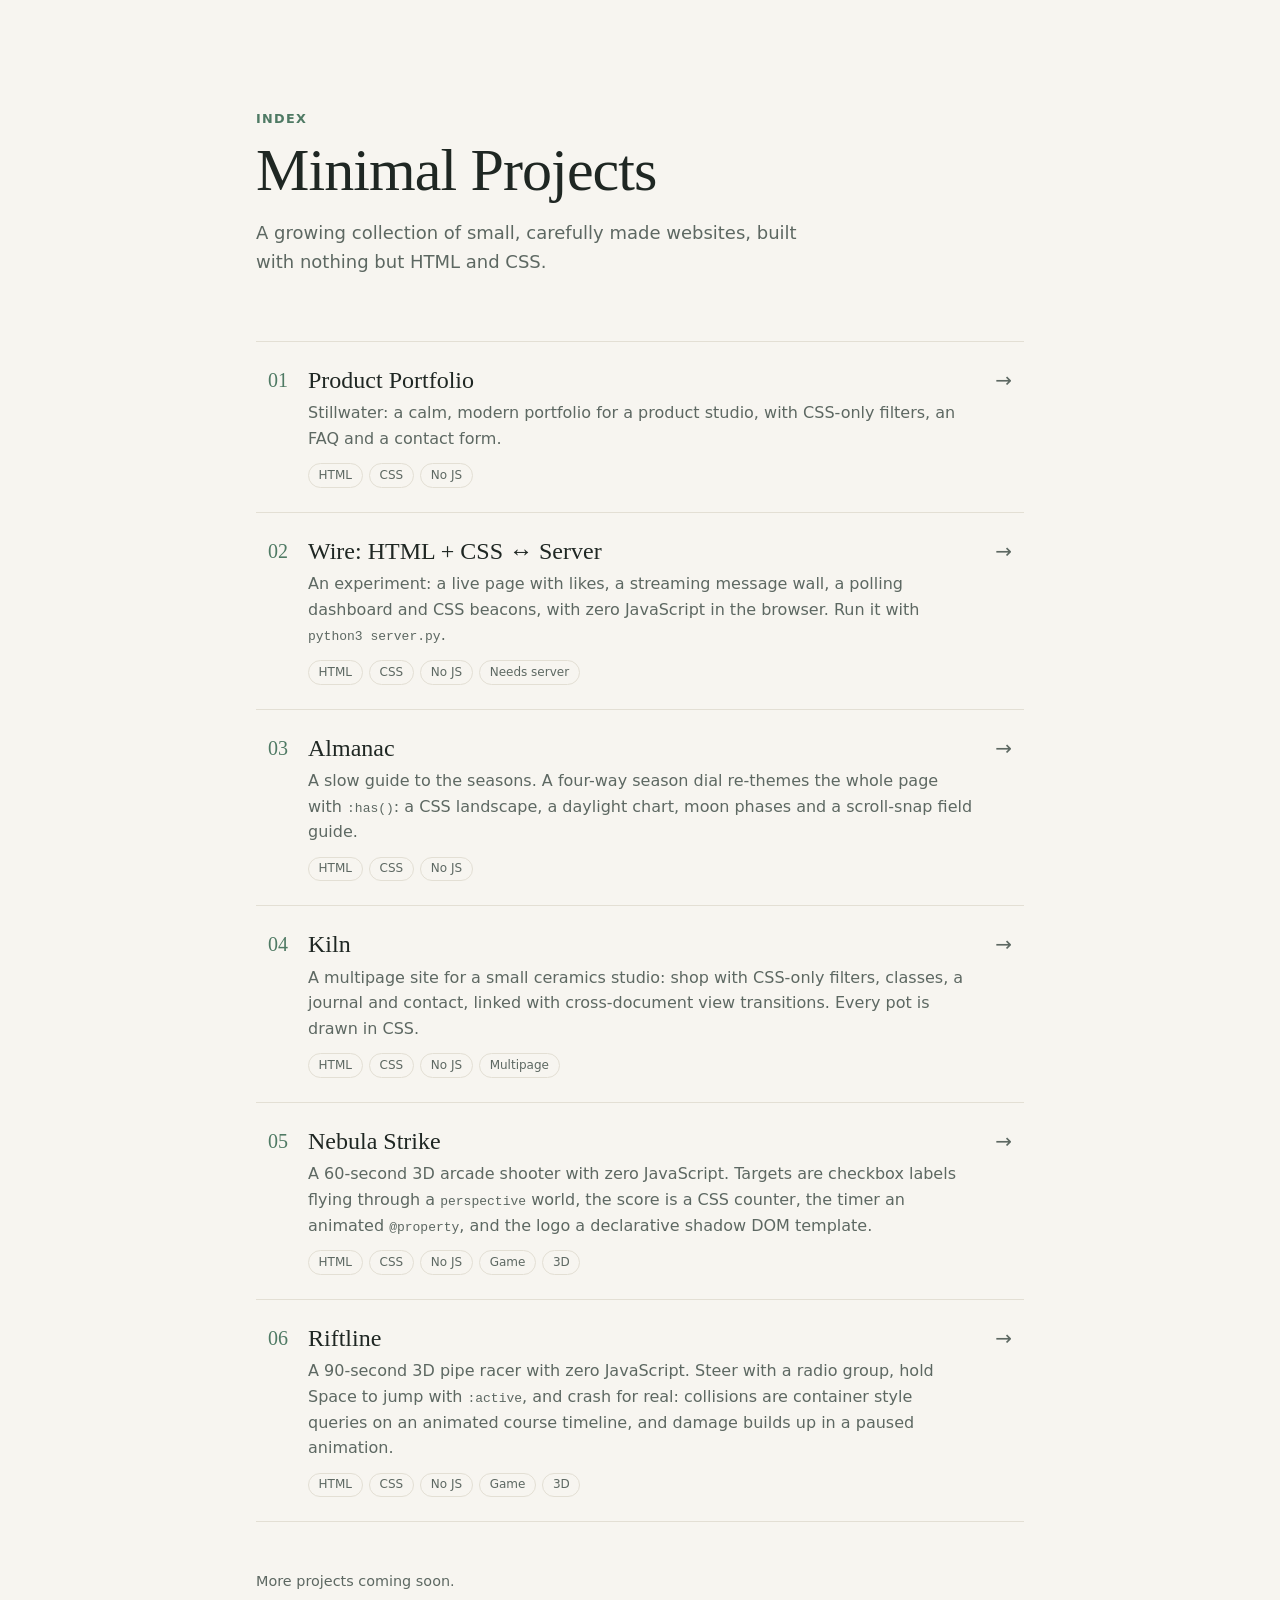
<file: index.html>
<!doctype html>
<html lang="en">
<head>
  <meta charset="utf-8">
  <meta name="viewport" content="width=device-width, initial-scale=1">
  <meta name="color-scheme" content="light dark">
  <title>Minimal Projects — Index</title>
  <meta name="description" content="An index of minimal, handcrafted web projects built with plain HTML and CSS.">
  <link rel="stylesheet" href="hub.css">
</head>
<body>
  <main class="wrap">
    <header class="intro">
      <p class="kicker">Index</p>
      <h1>Minimal Projects</h1>
      <p class="lede">A growing collection of small, carefully made websites, built with nothing but HTML and CSS.</p>
    </header>

    <ol class="projects">
      <!-- To add a project: copy one <li> block, then update the number, link, title, description and tags. -->
      <li>
        <a class="project" href="product-portfolio-v1/index.html">
          <span class="num">01</span>
          <span class="info">
            <span class="title">Product Portfolio</span>
            <span class="desc">Stillwater: a calm, modern portfolio for a product studio, with CSS-only filters, an FAQ and a contact form.</span>
            <span class="tags"><span>HTML</span><span>CSS</span><span>No JS</span></span>
          </span>
          <span class="arrow" aria-hidden="true">→</span>
        </a>
      </li>
      <li>
        <a class="project" href="wire-demo-v1/README.md">
          <span class="num">02</span>
          <span class="info">
            <span class="title">Wire: HTML + CSS ↔ Server</span>
            <span class="desc">An experiment: a live page with likes, a streaming message wall, a polling dashboard and CSS beacons, with zero JavaScript in the browser. Run it with <code>python3 server.py</code>.</span>
            <span class="tags"><span>HTML</span><span>CSS</span><span>No JS</span><span>Needs server</span></span>
          </span>
          <span class="arrow" aria-hidden="true">→</span>
        </a>
      </li>
      <li>
        <a class="project" href="seasonal-almanac-v1/index.html">
          <span class="num">03</span>
          <span class="info">
            <span class="title">Almanac</span>
            <span class="desc">A slow guide to the seasons. A four-way season dial re-themes the whole page with <code>:has()</code>: a CSS landscape, a daylight chart, moon phases and a scroll-snap field guide.</span>
            <span class="tags"><span>HTML</span><span>CSS</span><span>No JS</span></span>
          </span>
          <span class="arrow" aria-hidden="true">→</span>
        </a>
      </li>
      <li>
        <a class="project" href="ceramics-studio-v1/index.html">
          <span class="num">04</span>
          <span class="info">
            <span class="title">Kiln</span>
            <span class="desc">A multipage site for a small ceramics studio: shop with CSS-only filters, classes, a journal and contact, linked with cross-document view transitions. Every pot is drawn in CSS.</span>
            <span class="tags"><span>HTML</span><span>CSS</span><span>No JS</span><span>Multipage</span></span>
          </span>
          <span class="arrow" aria-hidden="true">→</span>
        </a>
      </li>
      <li>
        <a class="project" href="nebula-strike-v1/index.html">
          <span class="num">05</span>
          <span class="info">
            <span class="title">Nebula Strike</span>
            <span class="desc">A 60-second 3D arcade shooter with zero JavaScript. Targets are checkbox labels flying through a <code>perspective</code> world, the score is a CSS counter, the timer an animated <code>@property</code>, and the logo a declarative shadow DOM template.</span>
            <span class="tags"><span>HTML</span><span>CSS</span><span>No JS</span><span>Game</span><span>3D</span></span>
          </span>
          <span class="arrow" aria-hidden="true">→</span>
        </a>
      </li>
      <li>
        <a class="project" href="riftline-v1/index.html">
          <span class="num">06</span>
          <span class="info">
            <span class="title">Riftline</span>
            <span class="desc">A 90-second 3D pipe racer with zero JavaScript. Steer with a radio group, hold Space to jump with <code>:active</code>, and crash for real: collisions are container style queries on an animated course timeline, and damage builds up in a paused animation.</span>
            <span class="tags"><span>HTML</span><span>CSS</span><span>No JS</span><span>Game</span><span>3D</span></span>
          </span>
          <span class="arrow" aria-hidden="true">→</span>
        </a>
      </li>
    </ol>

    <footer class="foot">
      <p>More projects coming soon.</p>
    </footer>
  </main>
</body>
</html>
</file>
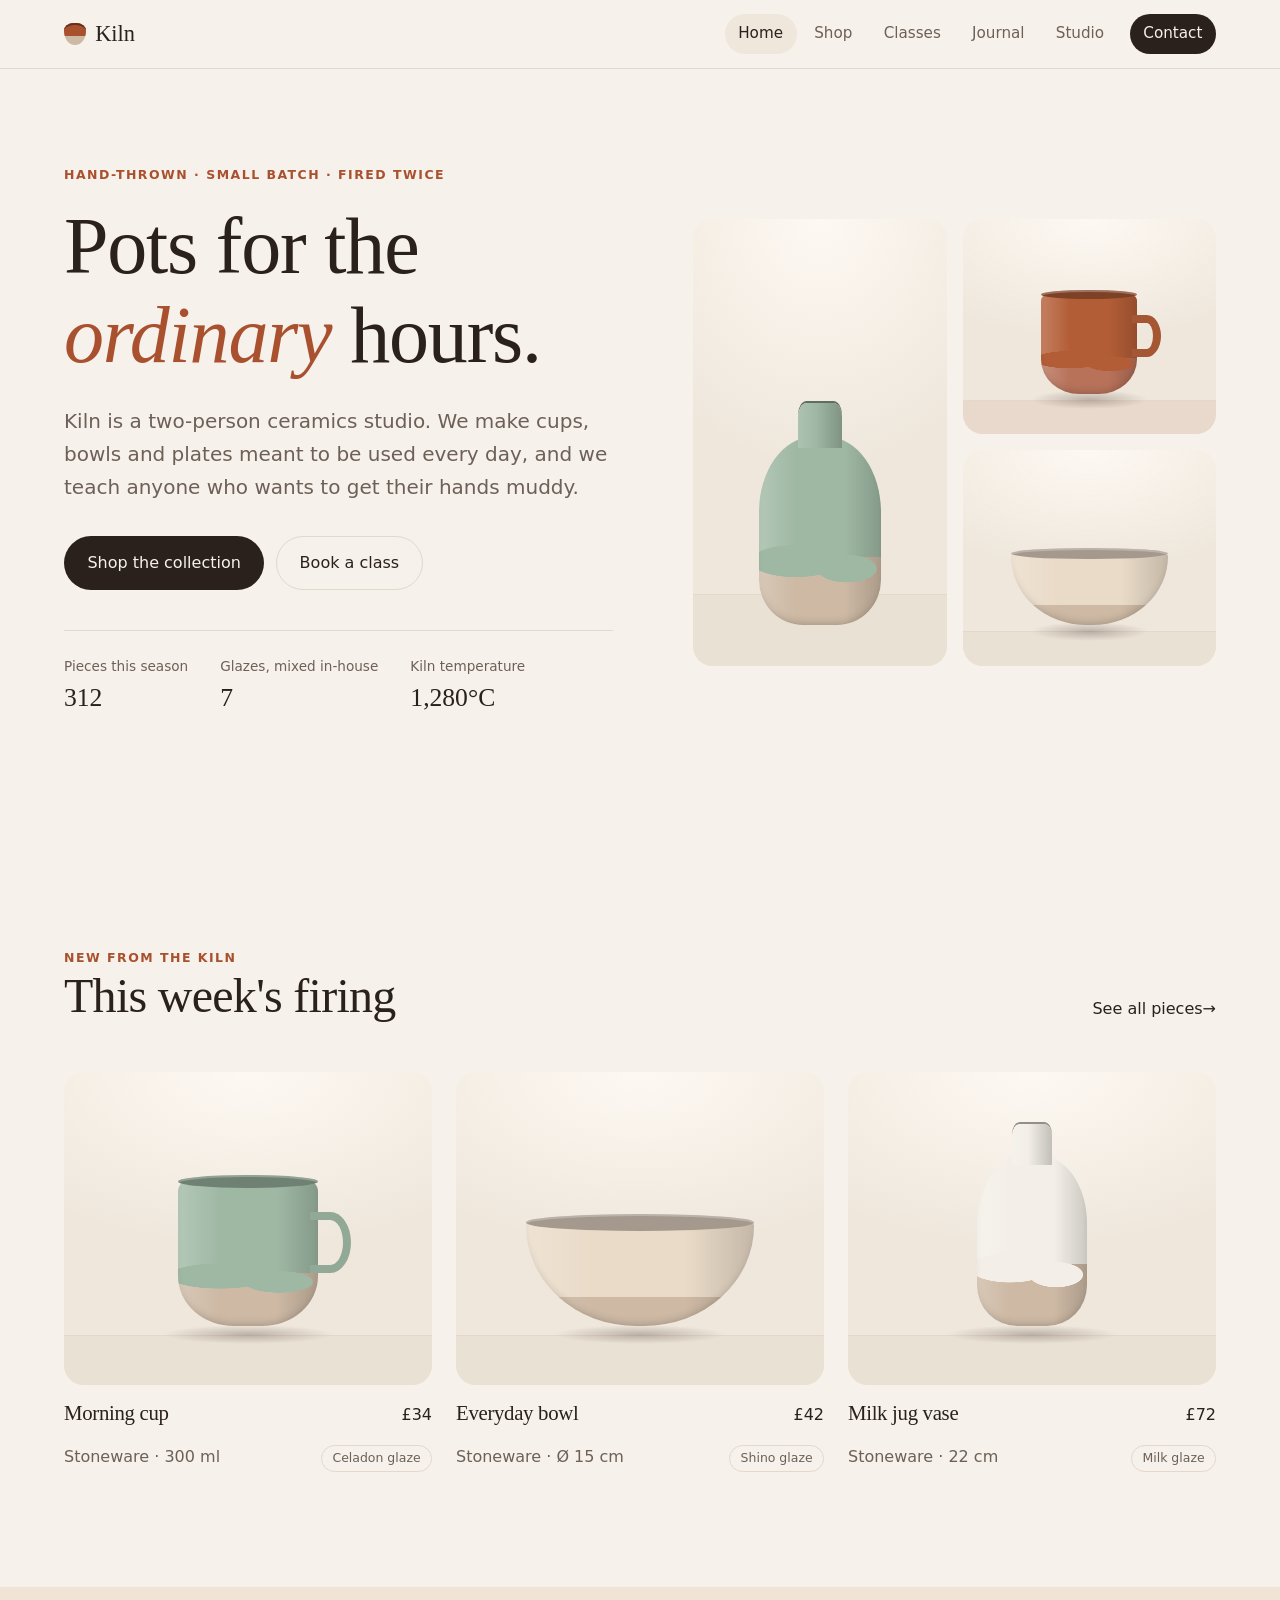
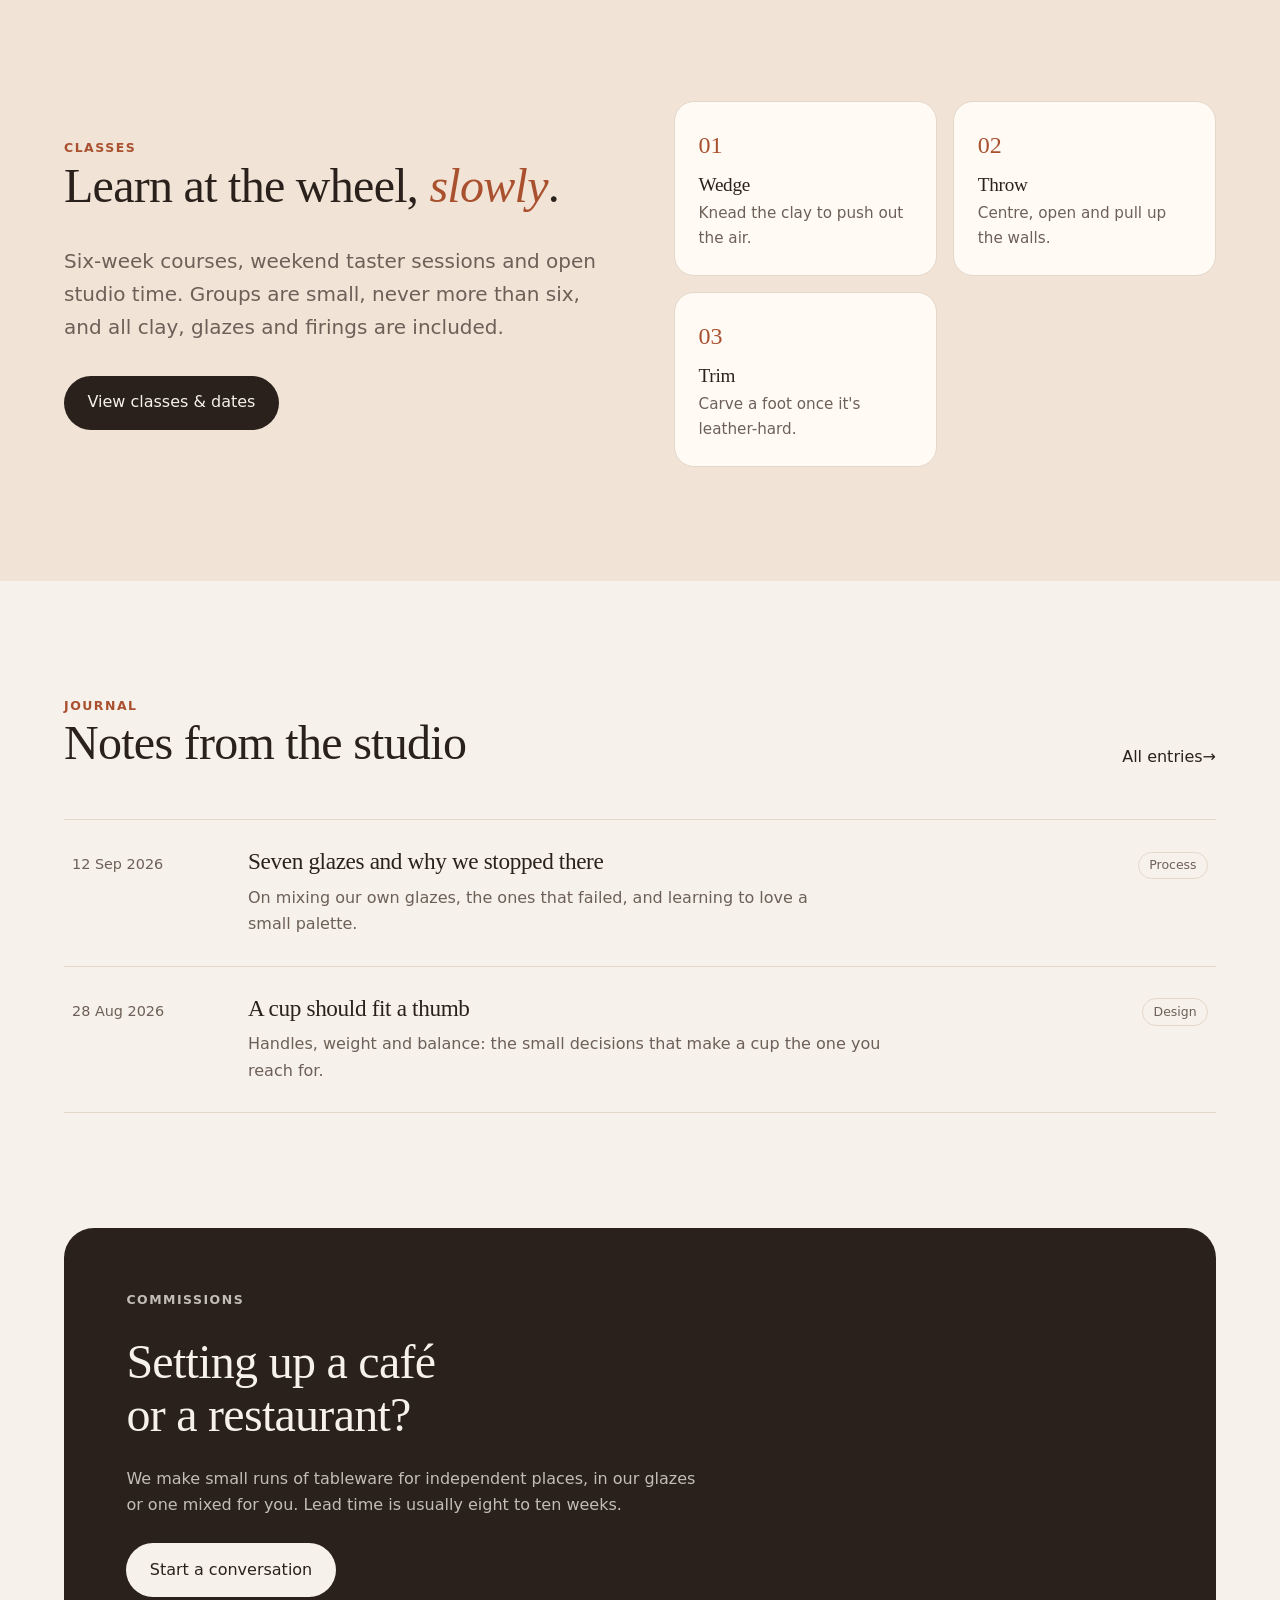
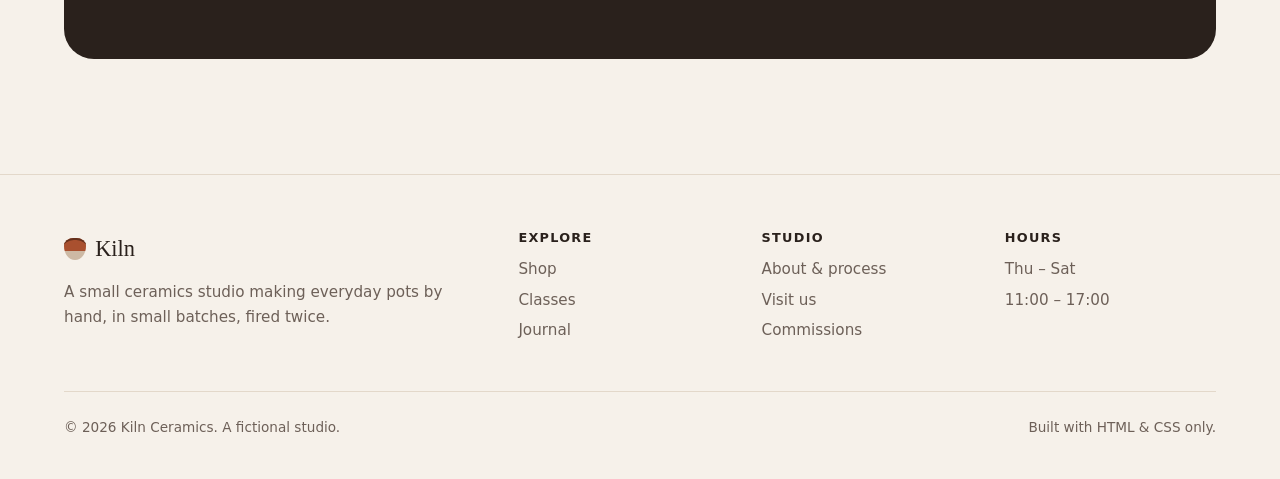
<file: ceramics-studio-v1/index.html>
<!doctype html>
<html lang="en">
<head>
  <meta charset="utf-8">
  <meta name="viewport" content="width=device-width, initial-scale=1">
  <meta name="color-scheme" content="light dark">
  <title>Kiln — Handmade Ceramics Studio</title>
  <meta name="description" content="Kiln is a small ceramics studio making hand-thrown cups, bowls and plates, and teaching wheel-throwing classes.">
  <meta property="og:title" content="Kiln — Handmade Ceramics Studio">
  <meta property="og:description" content="Kiln is a small ceramics studio making hand-thrown cups, bowls and plates, and teaching wheel-throwing classes.">
  <meta property="og:type" content="website">
  <link rel="stylesheet" href="styles.css">
</head>
<body>
  <a class="skip" href="#main">Skip to content</a>

  <header class="site-header">
    <div class="container header-inner">
      <a class="brand" href="index.html" aria-label="Kiln, home">
        <span class="brand-mark" aria-hidden="true"></span>
        Kiln
      </a>
      <button class="menu-btn" popovertarget="site-menu" aria-label="Open menu">
        <span class="menu-icon" aria-hidden="true"></span>
      </button>
      <nav id="site-menu" class="site-nav" popover aria-label="Primary">
        <ul class="nav-list">
          <li><a href="index.html" aria-current="page">Home</a></li>
          <li><a href="shop.html">Shop</a></li>
          <li><a href="classes.html">Classes</a></li>
          <li><a href="journal.html">Journal</a></li>
          <li><a href="about.html">Studio</a></li>
          <li class="nav-cta"><a href="contact.html">Contact</a></li>
        </ul>
      </nav>
    </div>
  </header>

  <main id="main">
    <section class="hero">
      <div class="container hero-grid">
        <div>
          <p class="eyebrow">Hand-thrown · Small batch · Fired twice</p>
          <h1>Pots for the <em>ordinary</em> hours.</h1>
          <p class="lede">Kiln is a two-person ceramics studio. We make cups, bowls and plates meant to be used every day, and we teach anyone who wants to get their hands muddy.</p>
          <div class="actions">
            <a class="btn" href="shop.html">Shop the collection</a>
            <a class="btn ghost" href="classes.html">Book a class</a>
          </div>
          <dl class="hero-facts">
            <div><dt>Pieces this season</dt><dd>312</dd></div>
            <div><dt>Glazes, mixed in-house</dt><dd>7</dd></div>
            <div><dt>Kiln temperature</dt><dd>1,280°C</dd></div>
          </dl>
        </div>
        <div class="hero-shelf">
          <div class="art" style="--glaze: var(--g-celadon); --clay: var(--clay-stone)" role="img" aria-label="A tall celadon vase"><div class="pot vase"></div></div>
          <div class="art" style="--glaze: var(--g-rust); --clay: var(--clay-red)" role="img" aria-label="A rust-glazed cup"><div class="pot cup"></div></div>
          <div class="art" style="--glaze: var(--g-shino); --clay: var(--clay-stone)" role="img" aria-label="A cream shino bowl"><div class="pot bowl"></div></div>
        </div>
      </div>
    </section>

    <section class="section">
      <div class="container">
        <header class="section-head row">
          <div>
            <p class="eyebrow">New from the kiln</p>
            <h2>This week's firing</h2>
          </div>
          <a class="link-arrow" href="shop.html">See all pieces</a>
        </header>
        <div class="grid-3">
          <article class="card" data-cat="cups">
            <div class="art" style="--glaze: var(--g-celadon); --clay: var(--clay-stone)" role="img" aria-label="Morning cup, celadon glaze"><div class="pot cup"></div></div>
            <div class="meta"><h3>Morning cup</h3><span class="price">£34</span></div>
            <div class="meta"><p>Stoneware · 300 ml</p><span class="tag">Celadon glaze</span></div>
          </article>
          <article class="card" data-cat="bowls">
            <div class="art" style="--glaze: var(--g-shino); --clay: var(--clay-stone)" role="img" aria-label="Everyday bowl, shino glaze"><div class="pot bowl"></div></div>
            <div class="meta"><h3>Everyday bowl</h3><span class="price">£42</span></div>
            <div class="meta"><p>Stoneware · Ø 15 cm</p><span class="tag">Shino glaze</span></div>
          </article>
          <article class="card" data-cat="vases">
            <div class="art" style="--glaze: var(--g-milk); --clay: var(--clay-stone)" role="img" aria-label="Milk jug vase, milk glaze"><div class="pot vase"></div></div>
            <div class="meta"><h3>Milk jug vase</h3><span class="price">£72</span></div>
            <div class="meta"><p>Stoneware · 22 cm</p><span class="tag">Milk glaze</span></div>
          </article>
        </div>
      </div>
    </section>

    <section class="section tint">
      <div class="container split">
        <div>
          <p class="eyebrow">Classes</p>
          <h2>Learn at the wheel, <em>slowly</em>.</h2>
          <p class="lede mt-2">Six-week courses, weekend taster sessions and open studio time. Groups are small, never more than six, and all clay, glazes and firings are included.</p>
          <div class="actions"><a class="btn" href="classes.html">View classes &amp; dates</a></div>
        </div>
        <ol class="steps">
          <li><h3>Wedge</h3><p>Knead the clay to push out the air.</p></li>
          <li><h3>Throw</h3><p>Centre, open and pull up the walls.</p></li>
          <li><h3>Trim</h3><p>Carve a foot once it's leather-hard.</p></li>
        </ol>
      </div>
    </section>

    <section class="section">
      <div class="container">
        <header class="section-head row">
          <div>
            <p class="eyebrow">Journal</p>
            <h2>Notes from the studio</h2>
          </div>
          <a class="link-arrow" href="journal.html">All entries</a>
        </header>
        <div class="posts">
          <a class="post" href="journal-glazes.html">
            <time datetime="2026-09-12">12 Sep 2026</time>
            <h3>Seven glazes and why we stopped there</h3>
            <span class="tag">Process</span>
            <p>On mixing our own glazes, the ones that failed, and learning to love a small palette.</p>
          </a>
          <a class="post" href="journal.html">
            <time datetime="2026-08-28">28 Aug 2026</time>
            <h3>A cup should fit a thumb</h3>
            <span class="tag">Design</span>
            <p>Handles, weight and balance: the small decisions that make a cup the one you reach for.</p>
          </a>
        </div>
      </div>
    </section>

    <section class="section">
      <div class="container">
        <div class="cta">
          <p class="eyebrow">Commissions</p>
          <h2>Setting up a café or a restaurant?</h2>
          <p>We make small runs of tableware for independent places, in our glazes or one mixed for you. Lead time is usually eight to ten weeks.</p>
          <a class="btn" href="contact.html">Start a conversation</a>
        </div>
      </div>
    </section>
  </main>

  <footer class="site-footer">
    <div class="container">
      <div class="footer-grid">
        <div>
          <a class="brand" href="index.html"><span class="brand-mark" aria-hidden="true"></span>Kiln</a>
          <p>A small ceramics studio making everyday pots by hand, in small batches, fired twice.</p>
        </div>
        <nav aria-label="Footer">
          <h2>Explore</h2>
          <ul>
            <li><a href="shop.html">Shop</a></li>
            <li><a href="classes.html">Classes</a></li>
            <li><a href="journal.html">Journal</a></li>
          </ul>
        </nav>
        <div>
          <h2>Studio</h2>
          <ul>
            <li><a href="about.html">About &amp; process</a></li>
            <li><a href="about.html#visit">Visit us</a></li>
            <li><a href="contact.html">Commissions</a></li>
          </ul>
        </div>
        <div>
          <h2>Hours</h2>
          <ul>
            <li>Thu – Sat</li>
            <li>11:00 – 17:00</li>
          </ul>
        </div>
      </div>
      <div class="footer-base">
        <p>© 2026 Kiln Ceramics. A fictional studio.</p>
        <p>Built with HTML &amp; CSS only.</p>
      </div>
    </div>
  </footer>
</body>
</html>
</file>
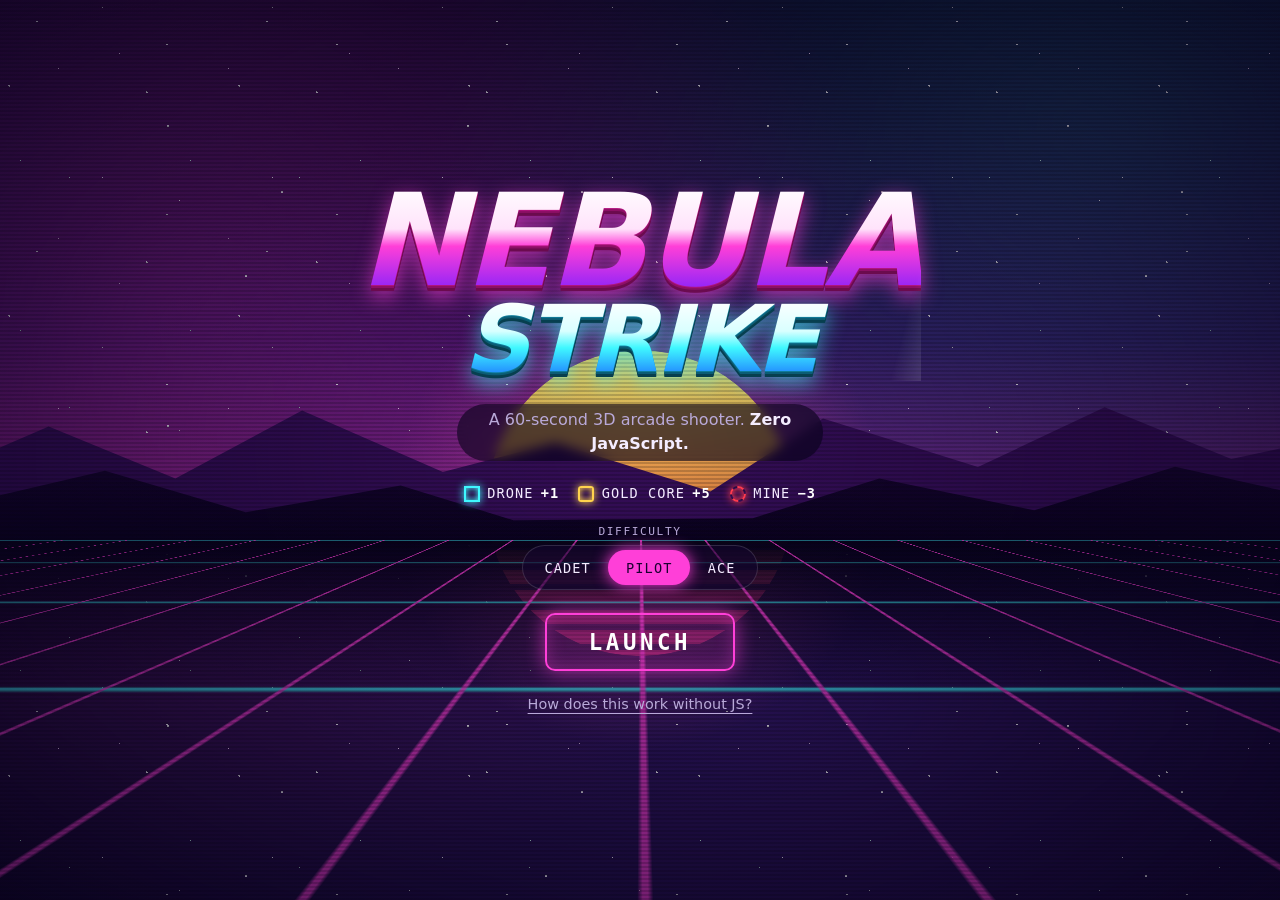
<file: nebula-strike-v1/index.html>
<!doctype html>
<html lang="en">
<head>
  <meta charset="utf-8">
  <meta name="viewport" content="width=device-width, initial-scale=1">
  <meta name="color-scheme" content="dark">
  <title>Nebula Strike — a 3D arcade game in pure HTML &amp; CSS</title>
  <meta name="description" content="Nebula Strike is a 60-second 3D arcade shooter built with nothing but HTML and CSS: perspective, preserve-3d, :has(), CSS counters and animated @property timers. Zero JavaScript.">
  <meta property="og:title" content="Nebula Strike">
  <meta property="og:description" content="A 3D arcade shooter with zero JavaScript.">
  <meta property="og:type" content="website">
  <link rel="icon" href="data:,">
  <link rel="stylesheet" href="styles.css">
</head>
<body>
  <!-- The whole game is one form: every target is a checkbox, and the reset button restarts it. -->
  <form class="game" action="#" aria-label="Nebula Strike game">

    <!-- Backdrop: nebula, warp starfield, synthwave sun, mountains and a scrolling grid floor -->
    <div class="sky" aria-hidden="true">
      <div class="nebula"></div>
      <div class="stars s1"></div>
      <div class="stars s2"></div>
      <div class="stars s3"></div>
      <div class="sun"></div>
      <div class="ridge far"></div>
      <div class="ridge near"></div>
      <div class="floor"><div class="grid"></div></div>
    </div>

    <!-- 3D play field: perspective lives here, targets fly from deep Z toward the player -->
    <div class="world">
      <div class="field" role="group" aria-label="Targets: select a target to shoot it">
          <input class="hit cube" type="checkbox" id="t01" aria-label="Drone 1">
          <label class="target cube" for="t01" style="--x0:-44vw;--y0:7vh;--x1:-20vw;--y1:1vh;--dur:8.75s;--delay:0.24s;--spin:2.84s;--hue:200">
            <span class="body"><i></i><i></i><i></i><i></i><i></i><i></i></span>
            <span class="boom" aria-hidden="true"><b></b><b></b><b></b><b></b><b></b><b></b><b></b><b></b></span>
            <span class="pts" aria-hidden="true">+1</span>
          </label>
          <input class="hit cube" type="checkbox" id="t02" aria-label="Drone 2">
          <label class="target cube" for="t02" style="--x0:44vw;--y0:-13vh;--x1:30vw;--y1:2vh;--dur:8.96s;--delay:1.04s;--spin:2.39s;--hue:200">
            <span class="body"><i></i><i></i><i></i><i></i><i></i><i></i></span>
            <span class="boom" aria-hidden="true"><b></b><b></b><b></b><b></b><b></b><b></b><b></b><b></b></span>
            <span class="pts" aria-hidden="true">+1</span>
          </label>
          <input class="hit cube" type="checkbox" id="t03" aria-label="Drone 3">
          <label class="target cube" for="t03" style="--x0:-31vw;--y0:2vh;--x1:-8vw;--y1:7vh;--dur:8.49s;--delay:1.89s;--spin:3.43s;--hue:320">
            <span class="body"><i></i><i></i><i></i><i></i><i></i><i></i></span>
            <span class="boom" aria-hidden="true"><b></b><b></b><b></b><b></b><b></b><b></b><b></b><b></b></span>
            <span class="pts" aria-hidden="true">+1</span>
          </label>
          <input class="hit cube" type="checkbox" id="t04" aria-label="Drone 4">
          <label class="target cube" for="t04" style="--x0:12vw;--y0:-20vh;--x1:-30vw;--y1:30vh;--dur:7.55s;--delay:2.73s;--spin:4.27s;--hue:320">
            <span class="body"><i></i><i></i><i></i><i></i><i></i><i></i></span>
            <span class="boom" aria-hidden="true"><b></b><b></b><b></b><b></b><b></b><b></b><b></b><b></b></span>
            <span class="pts" aria-hidden="true">+1</span>
          </label>
          <input class="hit cube" type="checkbox" id="t05" aria-label="Drone 5">
          <label class="target cube" for="t05" style="--x0:-10vw;--y0:-15vh;--x1:20vw;--y1:-18vh;--dur:7.44s;--delay:4.19s;--spin:3.21s;--hue:185">
            <span class="body"><i></i><i></i><i></i><i></i><i></i><i></i></span>
            <span class="boom" aria-hidden="true"><b></b><b></b><b></b><b></b><b></b><b></b><b></b><b></b></span>
            <span class="pts" aria-hidden="true">+1</span>
          </label>
          <input class="hit cube" type="checkbox" id="t06" aria-label="Drone 6">
          <label class="target cube" for="t06" style="--x0:-17vw;--y0:-2vh;--x1:-11vw;--y1:-24vh;--dur:7.70s;--delay:4.87s;--spin:2.36s;--hue:200">
            <span class="body"><i></i><i></i><i></i><i></i><i></i><i></i></span>
            <span class="boom" aria-hidden="true"><b></b><b></b><b></b><b></b><b></b><b></b><b></b><b></b></span>
            <span class="pts" aria-hidden="true">+1</span>
          </label>
          <input class="hit gold" type="checkbox" id="t07" aria-label="Gold core 7">
          <label class="target gold" for="t07" style="--x0:18vw;--y0:-16vh;--x1:-28vw;--y1:-8vh;--dur:4.72s;--delay:5.47s;--spin:3.32s">
            <span class="body"><i></i><i></i><i></i><i></i><i></i><i></i><s></s><s></s></span>
            <span class="boom" aria-hidden="true"><b></b><b></b><b></b><b></b><b></b><b></b><b></b><b></b></span>
            <span class="pts" aria-hidden="true">+5</span>
          </label>
          <input class="hit gold" type="checkbox" id="t08" aria-label="Gold core 8">
          <label class="target gold" for="t08" style="--x0:-1vw;--y0:-10vh;--x1:17vw;--y1:-19vh;--dur:4.90s;--delay:6.59s;--spin:3.79s">
            <span class="body"><i></i><i></i><i></i><i></i><i></i><i></i><s></s><s></s></span>
            <span class="boom" aria-hidden="true"><b></b><b></b><b></b><b></b><b></b><b></b><b></b><b></b></span>
            <span class="pts" aria-hidden="true">+5</span>
          </label>
          <input class="hit mine" type="checkbox" id="t09" aria-label="Mine 9">
          <label class="target mine" for="t09" style="--x0:6vw;--y0:-39vh;--x1:-24vw;--y1:-1vh;--dur:6.58s;--delay:7.52s;--spin:4.45s">
            <span class="body"><i></i><i></i><i></i></span>
            <span class="boom" aria-hidden="true"><b></b><b></b><b></b><b></b><b></b><b></b><b></b><b></b></span>
            <span class="pts" aria-hidden="true">−3</span>
          </label>
          <input class="hit cube" type="checkbox" id="t10" aria-label="Drone 10">
          <label class="target cube" for="t10" style="--x0:50vw;--y0:-35vh;--x1:24vw;--y1:-1vh;--dur:8.72s;--delay:8.42s;--spin:3.36s;--hue:200">
            <span class="body"><i></i><i></i><i></i><i></i><i></i><i></i></span>
            <span class="boom" aria-hidden="true"><b></b><b></b><b></b><b></b><b></b><b></b><b></b><b></b></span>
            <span class="pts" aria-hidden="true">+1</span>
          </label>
          <input class="hit gold" type="checkbox" id="t11" aria-label="Gold core 11">
          <label class="target gold" for="t11" style="--x0:18vw;--y0:10vh;--x1:-33vw;--y1:-9vh;--dur:4.89s;--delay:9.31s;--spin:3.02s">
            <span class="body"><i></i><i></i><i></i><i></i><i></i><i></i><s></s><s></s></span>
            <span class="boom" aria-hidden="true"><b></b><b></b><b></b><b></b><b></b><b></b><b></b><b></b></span>
            <span class="pts" aria-hidden="true">+5</span>
          </label>
          <input class="hit cube" type="checkbox" id="t12" aria-label="Drone 12">
          <label class="target cube" for="t12" style="--x0:-57vw;--y0:-39vh;--x1:23vw;--y1:-8vh;--dur:6.58s;--delay:10.39s;--spin:3.86s;--hue:280">
            <span class="body"><i></i><i></i><i></i><i></i><i></i><i></i></span>
            <span class="boom" aria-hidden="true"><b></b><b></b><b></b><b></b><b></b><b></b><b></b><b></b></span>
            <span class="pts" aria-hidden="true">+1</span>
          </label>
          <input class="hit mine" type="checkbox" id="t13" aria-label="Mine 13">
          <label class="target mine" for="t13" style="--x0:-14vw;--y0:-35vh;--x1:-11vw;--y1:-10vh;--dur:7.95s;--delay:11.39s;--spin:3.60s">
            <span class="body"><i></i><i></i><i></i></span>
            <span class="boom" aria-hidden="true"><b></b><b></b><b></b><b></b><b></b><b></b><b></b><b></b></span>
            <span class="pts" aria-hidden="true">−3</span>
          </label>
          <input class="hit cube" type="checkbox" id="t14" aria-label="Drone 14">
          <label class="target cube" for="t14" style="--x0:-60vw;--y0:-10vh;--x1:33vw;--y1:17vh;--dur:6.25s;--delay:12.17s;--spin:3.93s;--hue:300">
            <span class="body"><i></i><i></i><i></i><i></i><i></i><i></i></span>
            <span class="boom" aria-hidden="true"><b></b><b></b><b></b><b></b><b></b><b></b><b></b><b></b></span>
            <span class="pts" aria-hidden="true">+1</span>
          </label>
          <input class="hit cube" type="checkbox" id="t15" aria-label="Drone 15">
          <label class="target cube" for="t15" style="--x0:53vw;--y0:-29vh;--x1:33vw;--y1:16vh;--dur:7.00s;--delay:12.84s;--spin:3.12s;--hue:185">
            <span class="body"><i></i><i></i><i></i><i></i><i></i><i></i></span>
            <span class="boom" aria-hidden="true"><b></b><b></b><b></b><b></b><b></b><b></b><b></b><b></b></span>
            <span class="pts" aria-hidden="true">+1</span>
          </label>
          <input class="hit cube" type="checkbox" id="t16" aria-label="Drone 16">
          <label class="target cube" for="t16" style="--x0:32vw;--y0:-30vh;--x1:-12vw;--y1:-23vh;--dur:6.45s;--delay:13.59s;--spin:4.10s;--hue:300">
            <span class="body"><i></i><i></i><i></i><i></i><i></i><i></i></span>
            <span class="boom" aria-hidden="true"><b></b><b></b><b></b><b></b><b></b><b></b><b></b><b></b></span>
            <span class="pts" aria-hidden="true">+1</span>
          </label>
          <input class="hit gold" type="checkbox" id="t17" aria-label="Gold core 17">
          <label class="target gold" for="t17" style="--x0:24vw;--y0:-18vh;--x1:-25vw;--y1:11vh;--dur:4.02s;--delay:14.79s;--spin:3.41s">
            <span class="body"><i></i><i></i><i></i><i></i><i></i><i></i><s></s><s></s></span>
            <span class="boom" aria-hidden="true"><b></b><b></b><b></b><b></b><b></b><b></b><b></b><b></b></span>
            <span class="pts" aria-hidden="true">+5</span>
          </label>
          <input class="hit mine" type="checkbox" id="t18" aria-label="Mine 18">
          <label class="target mine" for="t18" style="--x0:59vw;--y0:-32vh;--x1:35vw;--y1:-12vh;--dur:7.26s;--delay:15.48s;--spin:2.75s">
            <span class="body"><i></i><i></i><i></i></span>
            <span class="boom" aria-hidden="true"><b></b><b></b><b></b><b></b><b></b><b></b><b></b><b></b></span>
            <span class="pts" aria-hidden="true">−3</span>
          </label>
          <input class="hit cube" type="checkbox" id="t19" aria-label="Drone 19">
          <label class="target cube" for="t19" style="--x0:15vw;--y0:-20vh;--x1:25vw;--y1:2vh;--dur:8.50s;--delay:16.74s;--spin:3.72s;--hue:320">
            <span class="body"><i></i><i></i><i></i><i></i><i></i><i></i></span>
            <span class="boom" aria-hidden="true"><b></b><b></b><b></b><b></b><b></b><b></b><b></b><b></b></span>
            <span class="pts" aria-hidden="true">+1</span>
          </label>
          <input class="hit cube" type="checkbox" id="t20" aria-label="Drone 20">
          <label class="target cube" for="t20" style="--x0:-7vw;--y0:-8vh;--x1:-25vw;--y1:-15vh;--dur:7.57s;--delay:17.21s;--spin:2.21s;--hue:200">
            <span class="body"><i></i><i></i><i></i><i></i><i></i><i></i></span>
            <span class="boom" aria-hidden="true"><b></b><b></b><b></b><b></b><b></b><b></b><b></b><b></b></span>
            <span class="pts" aria-hidden="true">+1</span>
          </label>
          <input class="hit cube" type="checkbox" id="t21" aria-label="Drone 21">
          <label class="target cube" for="t21" style="--x0:-38vw;--y0:-31vh;--x1:27vw;--y1:22vh;--dur:6.36s;--delay:18.32s;--spin:3.31s;--hue:185">
            <span class="body"><i></i><i></i><i></i><i></i><i></i><i></i></span>
            <span class="boom" aria-hidden="true"><b></b><b></b><b></b><b></b><b></b><b></b><b></b><b></b></span>
            <span class="pts" aria-hidden="true">+1</span>
          </label>
          <input class="hit mine" type="checkbox" id="t22" aria-label="Mine 22">
          <label class="target mine" for="t22" style="--x0:53vw;--y0:-5vh;--x1:-15vw;--y1:-12vh;--dur:8.02s;--delay:19.24s;--spin:3.95s">
            <span class="body"><i></i><i></i><i></i></span>
            <span class="boom" aria-hidden="true"><b></b><b></b><b></b><b></b><b></b><b></b><b></b><b></b></span>
            <span class="pts" aria-hidden="true">−3</span>
          </label>
          <input class="hit mine" type="checkbox" id="t23" aria-label="Mine 23">
          <label class="target mine" for="t23" style="--x0:56vw;--y0:-36vh;--x1:18vw;--y1:15vh;--dur:7.10s;--delay:19.97s;--spin:3.37s">
            <span class="body"><i></i><i></i><i></i></span>
            <span class="boom" aria-hidden="true"><b></b><b></b><b></b><b></b><b></b><b></b><b></b><b></b></span>
            <span class="pts" aria-hidden="true">−3</span>
          </label>
          <input class="hit cube" type="checkbox" id="t24" aria-label="Drone 24">
          <label class="target cube" for="t24" style="--x0:43vw;--y0:-10vh;--x1:-30vw;--y1:9vh;--dur:8.63s;--delay:21.04s;--spin:4.37s;--hue:300">
            <span class="body"><i></i><i></i><i></i><i></i><i></i><i></i></span>
            <span class="boom" aria-hidden="true"><b></b><b></b><b></b><b></b><b></b><b></b><b></b><b></b></span>
            <span class="pts" aria-hidden="true">+1</span>
          </label>
          <input class="hit cube" type="checkbox" id="t25" aria-label="Drone 25">
          <label class="target cube" for="t25" style="--x0:-43vw;--y0:-14vh;--x1:-20vw;--y1:4vh;--dur:6.95s;--delay:21.73s;--spin:2.90s;--hue:185">
            <span class="body"><i></i><i></i><i></i><i></i><i></i><i></i></span>
            <span class="boom" aria-hidden="true"><b></b><b></b><b></b><b></b><b></b><b></b><b></b><b></b></span>
            <span class="pts" aria-hidden="true">+1</span>
          </label>
          <input class="hit cube" type="checkbox" id="t26" aria-label="Drone 26">
          <label class="target cube" for="t26" style="--x0:54vw;--y0:9vh;--x1:-30vw;--y1:17vh;--dur:7.98s;--delay:23.08s;--spin:2.71s;--hue:185">
            <span class="body"><i></i><i></i><i></i><i></i><i></i><i></i></span>
            <span class="boom" aria-hidden="true"><b></b><b></b><b></b><b></b><b></b><b></b><b></b><b></b></span>
            <span class="pts" aria-hidden="true">+1</span>
          </label>
          <input class="hit cube" type="checkbox" id="t27" aria-label="Drone 27">
          <label class="target cube" for="t27" style="--x0:-10vw;--y0:-9vh;--x1:-29vw;--y1:29vh;--dur:6.67s;--delay:23.64s;--spin:3.17s;--hue:280">
            <span class="body"><i></i><i></i><i></i><i></i><i></i><i></i></span>
            <span class="boom" aria-hidden="true"><b></b><b></b><b></b><b></b><b></b><b></b><b></b><b></b></span>
            <span class="pts" aria-hidden="true">+1</span>
          </label>
          <input class="hit cube" type="checkbox" id="t28" aria-label="Drone 28">
          <label class="target cube" for="t28" style="--x0:-20vw;--y0:-35vh;--x1:8vw;--y1:-3vh;--dur:7.66s;--delay:24.50s;--spin:3.64s;--hue:320">
            <span class="body"><i></i><i></i><i></i><i></i><i></i><i></i></span>
            <span class="boom" aria-hidden="true"><b></b><b></b><b></b><b></b><b></b><b></b><b></b><b></b></span>
            <span class="pts" aria-hidden="true">+1</span>
          </label>
          <input class="hit cube" type="checkbox" id="t29" aria-label="Drone 29">
          <label class="target cube" for="t29" style="--x0:-52vw;--y0:-33vh;--x1:-36vw;--y1:-18vh;--dur:6.25s;--delay:25.31s;--spin:3.94s;--hue:300">
            <span class="body"><i></i><i></i><i></i><i></i><i></i><i></i></span>
            <span class="boom" aria-hidden="true"><b></b><b></b><b></b><b></b><b></b><b></b><b></b><b></b></span>
            <span class="pts" aria-hidden="true">+1</span>
          </label>
          <input class="hit mine" type="checkbox" id="t30" aria-label="Mine 30">
          <label class="target mine" for="t30" style="--x0:48vw;--y0:3vh;--x1:20vw;--y1:-15vh;--dur:7.98s;--delay:26.30s;--spin:2.84s">
            <span class="body"><i></i><i></i><i></i></span>
            <span class="boom" aria-hidden="true"><b></b><b></b><b></b><b></b><b></b><b></b><b></b><b></b></span>
            <span class="pts" aria-hidden="true">−3</span>
          </label>
          <input class="hit cube" type="checkbox" id="t31" aria-label="Drone 31">
          <label class="target cube" for="t31" style="--x0:42vw;--y0:4vh;--x1:-21vw;--y1:-20vh;--dur:6.81s;--delay:27.16s;--spin:3.60s;--hue:200">
            <span class="body"><i></i><i></i><i></i><i></i><i></i><i></i></span>
            <span class="boom" aria-hidden="true"><b></b><b></b><b></b><b></b><b></b><b></b><b></b><b></b></span>
            <span class="pts" aria-hidden="true">+1</span>
          </label>
          <input class="hit cube" type="checkbox" id="t32" aria-label="Drone 32">
          <label class="target cube" for="t32" style="--x0:-52vw;--y0:-24vh;--x1:-22vw;--y1:-24vh;--dur:7.02s;--delay:28.06s;--spin:2.50s;--hue:320">
            <span class="body"><i></i><i></i><i></i><i></i><i></i><i></i></span>
            <span class="boom" aria-hidden="true"><b></b><b></b><b></b><b></b><b></b><b></b><b></b><b></b></span>
            <span class="pts" aria-hidden="true">+1</span>
          </label>

      </div>
    </div>

    <!-- HUD comes after the targets in the document, so CSS counters already hold the score -->
    <div class="hud" role="status">
      <p class="stat score"><span>Score</span><output></output></p>
      <p class="stat time"><span>Time</span><output></output></p>
      <div class="bar" aria-hidden="true"><i></i></div>
      <p class="pause-wrap">
        <input type="checkbox" id="pause" class="sr-only" accesskey="p">
        <label for="pause" class="chip">Pause</label>
      </p>
    </div>

    <div class="flash" aria-hidden="true"></div>
    <div class="scanlines" aria-hidden="true"></div>

    <!-- Pause menu -->
    <section class="panel paused" aria-label="Paused">
      <h2>Paused</h2>
      <p>Everything is frozen with <code>animation-play-state</code>.</p>
      <div class="actions">
        <label for="pause" class="btn">Resume</label>
        <button type="reset" class="btn ghost">Quit to title</button>
      </div>
    </section>

    <!-- Title screen -->
    <section class="panel title" aria-labelledby="game-title">
      <!-- Declarative shadow DOM: an encapsulated 3D logo component, no JavaScript needed -->
      <neon-logo>
        <template shadowrootmode="open">
          <style>
            :host { display: block; perspective: 700px; }
            .tilt { transform-style: preserve-3d; animation: sway 6s ease-in-out infinite; position: relative; }
            .glint { position: absolute; inset: 0; pointer-events: none; mix-blend-mode: screen;
              background: linear-gradient(105deg, transparent 40%, rgb(255 255 255 / .55) 50%, transparent 60%) no-repeat;
              background-size: 250% 100%; animation: glint 4s ease-in-out infinite;
              mask: linear-gradient(#000 0 0); }
            @keyframes sway { 0%, 100% { transform: rotateX(18deg) rotateY(-14deg); } 50% { transform: rotateX(8deg) rotateY(14deg); } }
            @keyframes glint { 0%, 55% { background-position: 150% 0; } 100% { background-position: -60% 0; } }
            @media (prefers-reduced-motion: reduce) { .tilt, .glint { animation: none; } }
          </style>
          <div class="tilt"><slot></slot><div class="glint"></div></div>
        </template>
        <h1 id="game-title" class="logo"><span>Nebula</span> <span>Strike</span></h1>
      </neon-logo>

      <p class="tag">A 60-second 3D arcade shooter. <strong>Zero JavaScript.</strong></p>

      <ul class="legend">
        <li><span class="mini cube" aria-hidden="true"></span> Drone <b>+1</b></li>
        <li><span class="mini gold" aria-hidden="true"></span> Gold core <b>+5</b></li>
        <li><span class="mini mine" aria-hidden="true"></span> Mine <b>−3</b></li>
      </ul>

      <!-- form="prefs" ties these radios to a separate form, so "Play again" (a reset) keeps the chosen difficulty -->
      <fieldset class="diff">
        <legend>Difficulty</legend>
        <input type="radio" name="diff" form="prefs" id="d-easy" value="easy">
        <label for="d-easy">Cadet</label>
        <input type="radio" name="diff" form="prefs" id="d-normal" value="normal" checked>
        <label for="d-normal">Pilot</label>
        <input type="radio" name="diff" form="prefs" id="d-hard" value="hard">
        <label for="d-hard">Ace</label>
      </fieldset>

      <p class="start-wrap">
        <input type="checkbox" id="start" class="sr-only" accesskey="s">
        <label for="start" class="btn big">Launch</label>
      </p>

      <button type="button" class="link" popovertarget="howto">How does this work without JS?</button>
    </section>

    <!-- Game over: revealed by an animation delayed exactly 60 s -->
    <section class="panel over" aria-label="Game over">
      <p class="kicker">Transmission ended</p>
      <h2>Game over</h2>
      <p class="final"><span>Final score</span><output></output></p>
      <dl class="tally">
        <div><dt>Drones</dt><dd class="c-drones"></dd></div>
        <div><dt>Gold cores</dt><dd class="c-gold"></dd></div>
        <div><dt>Mines hit</dt><dd class="c-mines"></dd></div>
      </dl>
      <button type="reset" class="btn big">Play again</button>
    </section>
  </form>
  <form id="prefs" hidden></form>

  <div id="howto" popover class="howto">
    <h2>Under the hood</h2>
    <ul>
      <li><strong>Targets</strong> are <code>&lt;label&gt;</code>s for hidden checkboxes. Clicking one checks it, which triggers the explosion and pauses its flight path.</li>
      <li><strong>Score</strong> is a CSS counter: <code>.hit:checked { counter-increment: score 1 }</code>, printed with <code>content: counter(score)</code>.</li>
      <li><strong>Timer</strong> animates an integer <code>@property --t</code> from 60 to 0.</li>
      <li><strong>Game over</strong> is an overlay with <code>animation-delay: 60s</code>.</li>
      <li><strong>3D</strong>: <code>perspective</code>, <code>transform-style: preserve-3d</code> and separate <code>translate</code> / <code>scale</code> / <code>rotate</code> animations.</li>
      <li><strong>Game state</strong> (start, pause, difficulty) is read with <code>:has()</code>. <strong>Restart</strong> is a native <code>&lt;button type="reset"&gt;</code>.</li>
      <li><strong>Logo</strong> is a declarative shadow DOM <code>&lt;template shadowrootmode&gt;</code> component.</li>
    </ul>
    <button type="button" class="btn" popovertarget="howto" popovertargetaction="hide">Got it</button>
  </div>
</body>
</html>
</file>
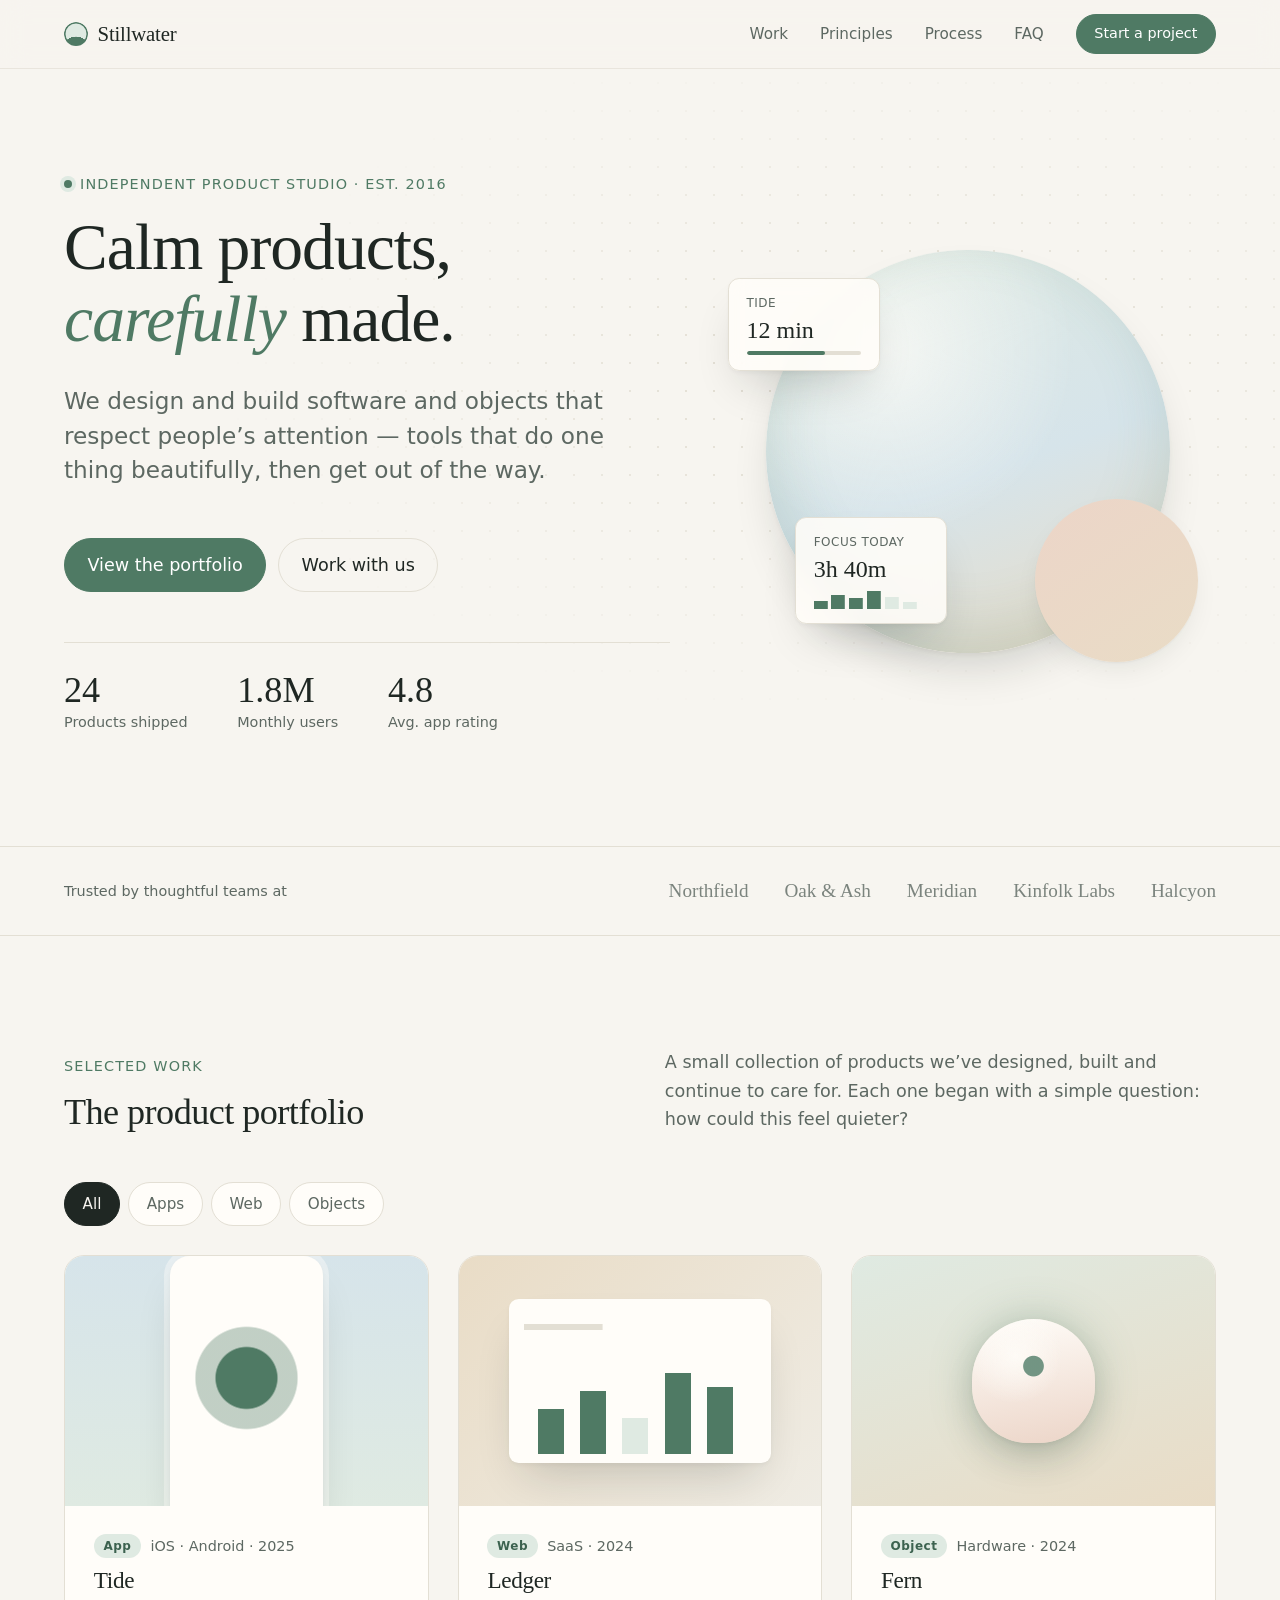
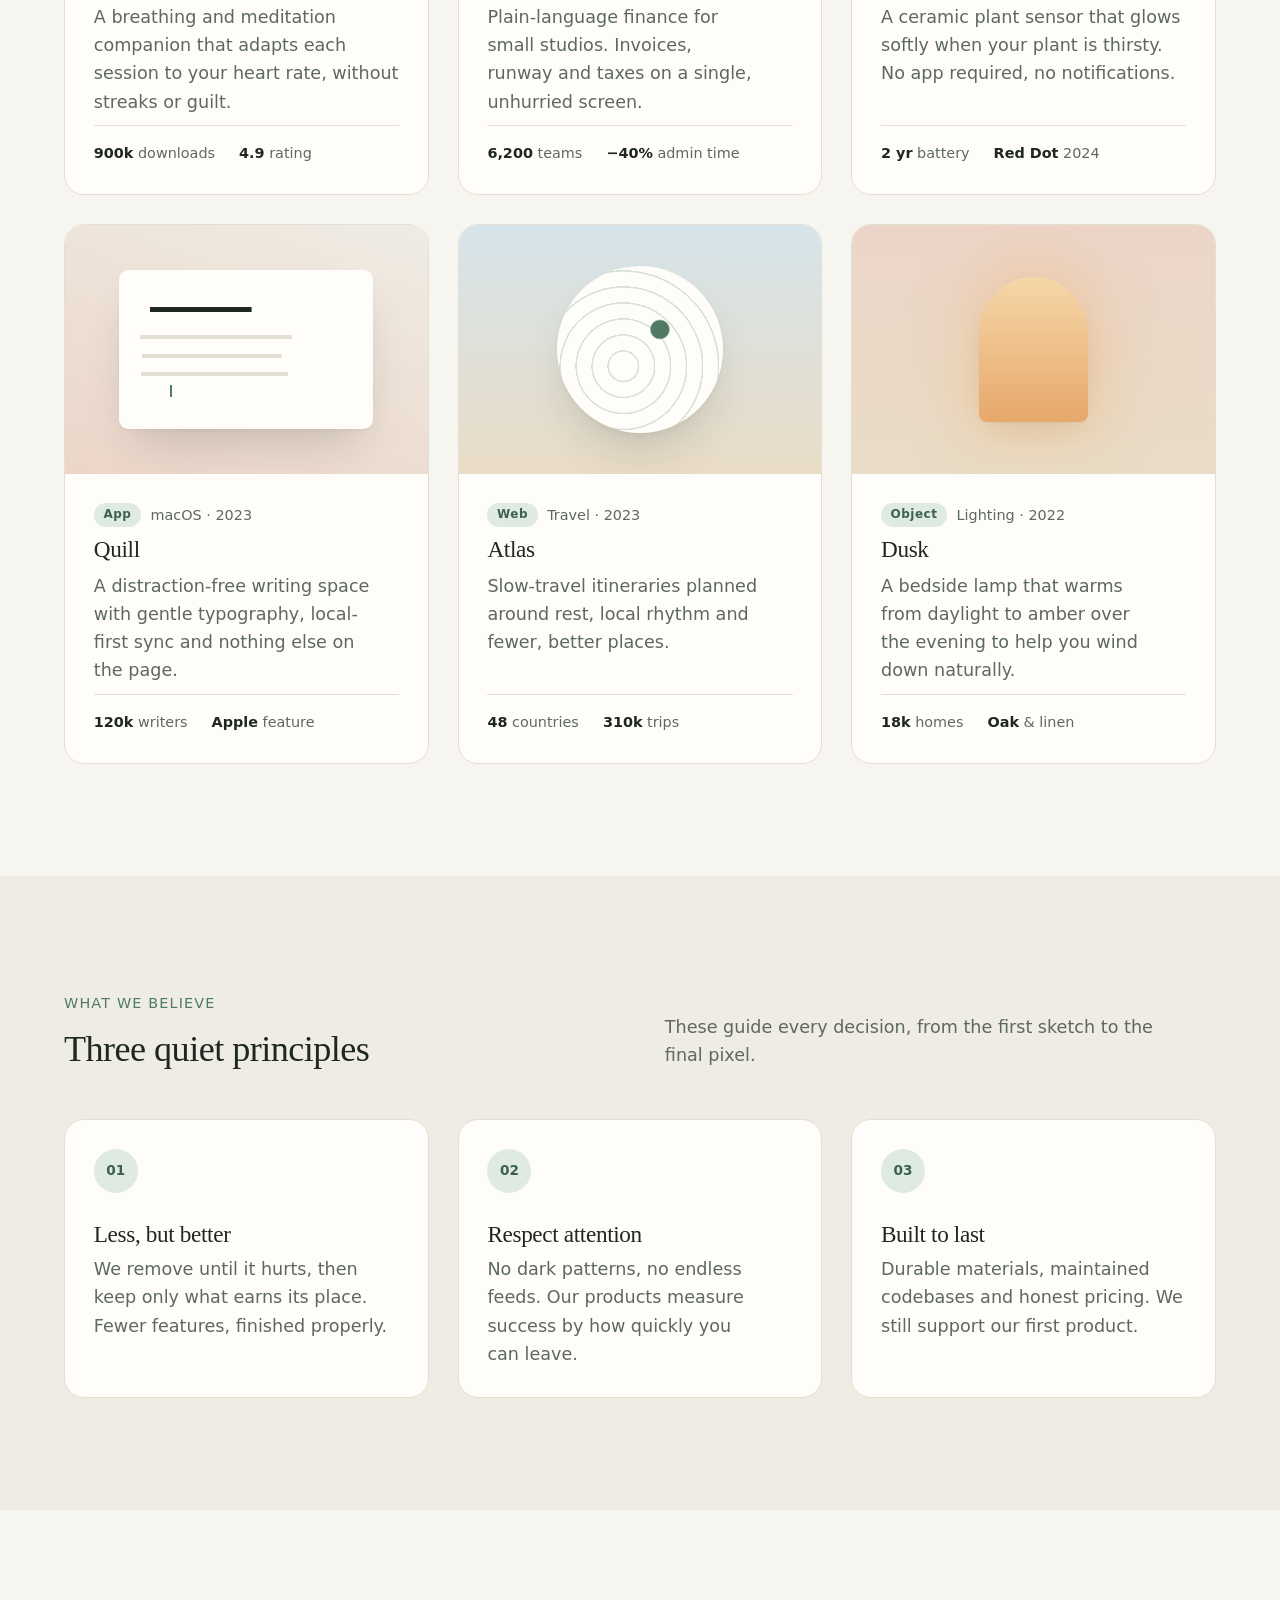
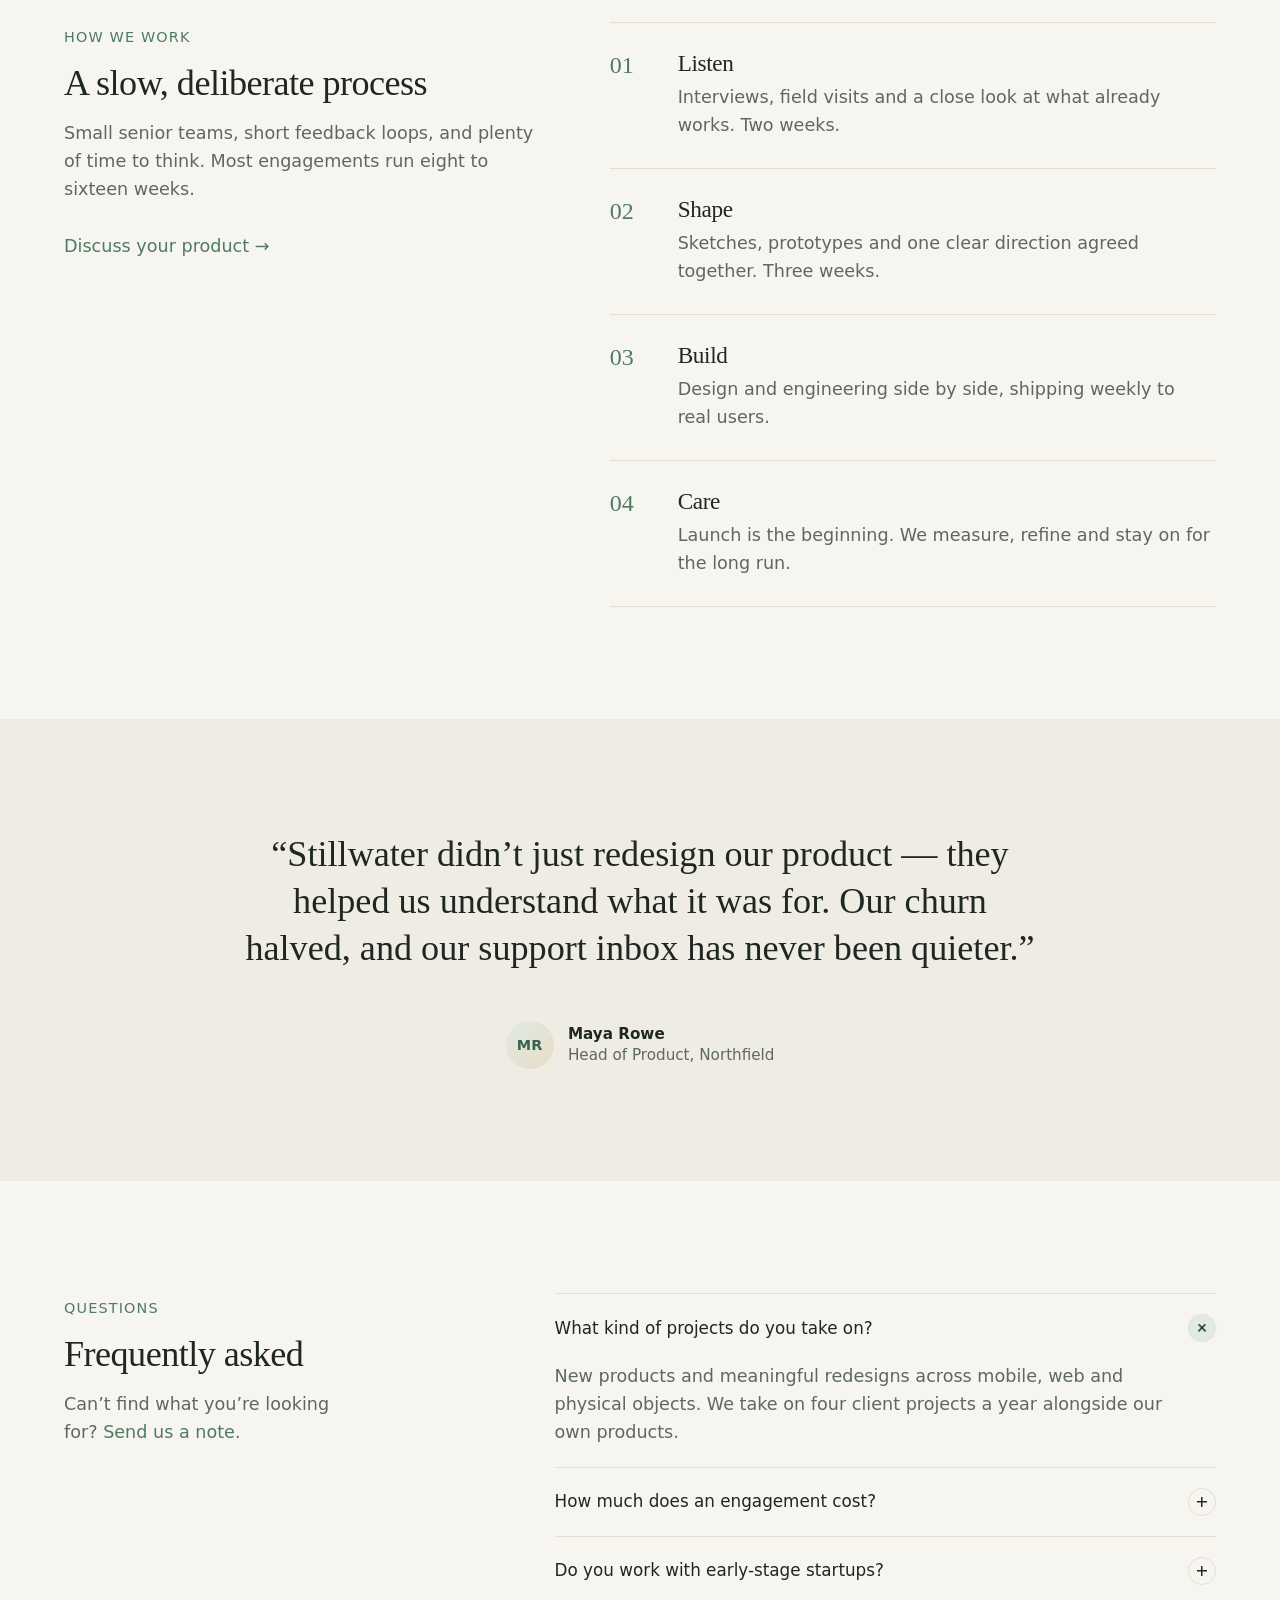
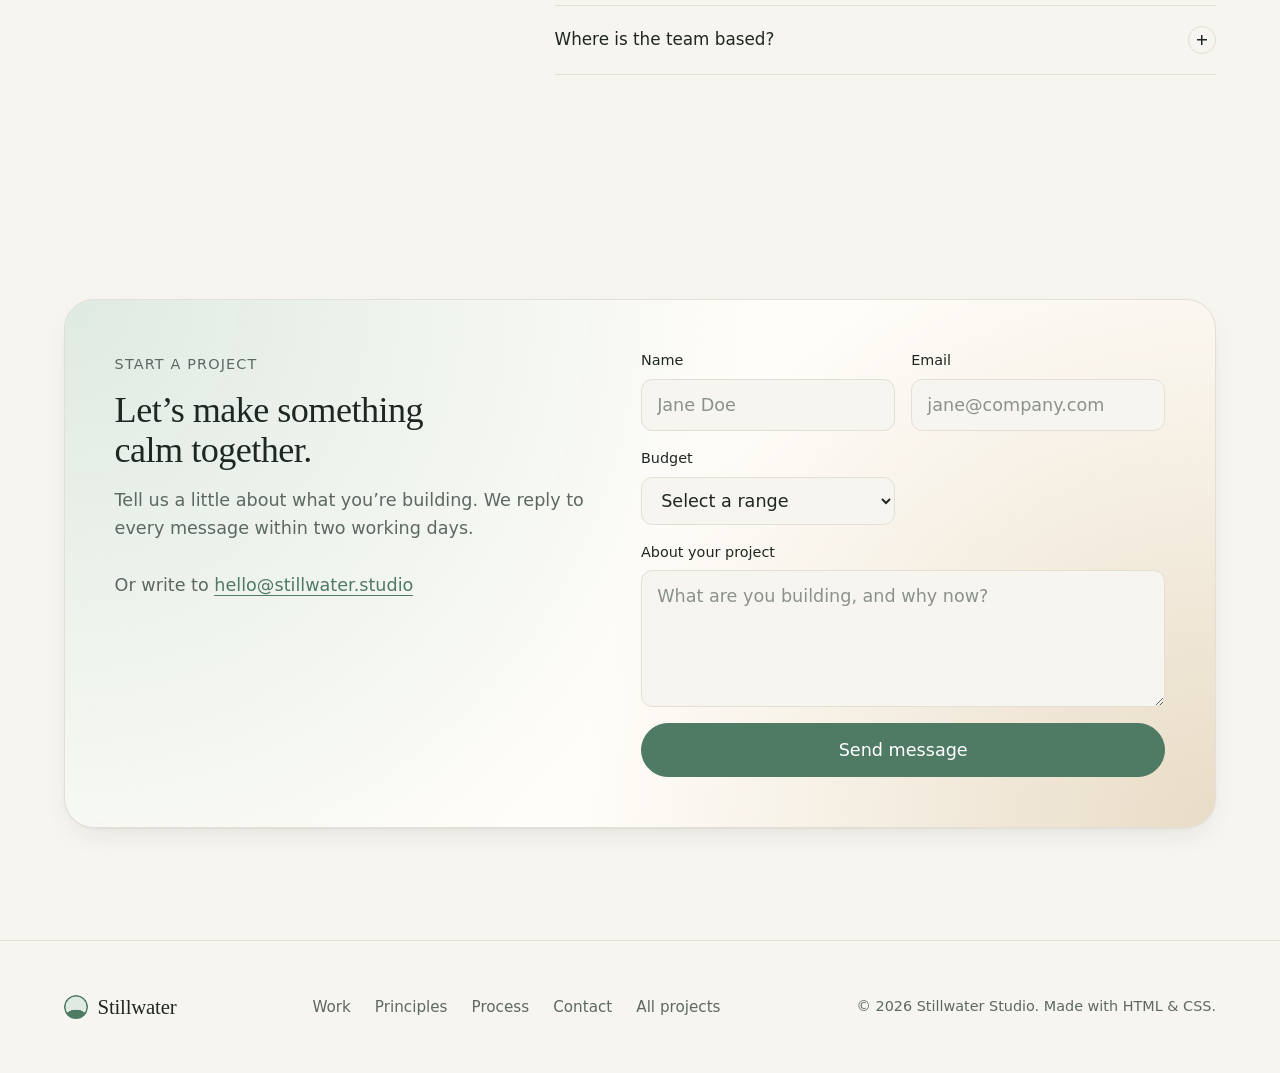
<file: product-portfolio-v1/index.html>
<!doctype html>
<html lang="en">
<head>
  <meta charset="utf-8">
  <meta name="viewport" content="width=device-width, initial-scale=1">
  <meta name="color-scheme" content="light dark">
  <title>Stillwater — Calm products, carefully made</title>
  <meta name="description" content="Stillwater is an independent product studio designing calm, useful software and objects. Explore our product portfolio, process and principles.">
  <meta property="og:title" content="Stillwater — Calm products, carefully made">
  <meta property="og:description" content="An independent product studio designing calm, useful software and objects.">
  <meta property="og:type" content="website">
  <link rel="stylesheet" href="styles.css">
</head>
<body>
  <a class="skip-link" href="#main">Skip to content</a>

  <header class="site-header">
    <div class="container header-inner">
      <a class="brand" href="#top" aria-label="Stillwater home">
        <span class="brand-mark" aria-hidden="true"></span>
        Stillwater
      </a>
      <button class="menu-btn" popovertarget="site-menu" aria-label="Open menu">
        <span class="menu-icon" aria-hidden="true"></span>
      </button>
      <nav id="site-menu" class="site-nav" popover aria-label="Primary">
        <a href="#work">Work</a>
        <a href="#principles">Principles</a>
        <a href="#process">Process</a>
        <a href="#faq">FAQ</a>
        <a class="btn btn-small" href="#contact">Start a project</a>
      </nav>
    </div>
  </header>

  <main id="main">
    <!-- Hero -->
    <section class="hero" id="top">
      <div class="container hero-grid">
        <div class="hero-copy">
          <p class="eyebrow"><span class="dot" aria-hidden="true"></span> Independent product studio · Est. 2016</p>
          <h1>Calm products,<br><em>carefully</em> made.</h1>
          <p class="lede">We design and build software and objects that respect people’s attention — tools that do one thing beautifully, then get out of the way.</p>
          <div class="hero-actions">
            <a class="btn" href="#work">View the portfolio</a>
            <a class="btn btn-ghost" href="#contact">Work with us</a>
          </div>
          <dl class="stats">
            <div><dt>Products shipped</dt><dd>24</dd></div>
            <div><dt>Monthly users</dt><dd>1.8M</dd></div>
            <div><dt>Avg. app rating</dt><dd>4.8</dd></div>
          </dl>
        </div>
        <div class="hero-art" aria-hidden="true">
          <div class="orb orb-a"></div>
          <div class="orb orb-b"></div>
          <div class="float-card float-card-1">
            <span class="fc-label">Tide</span>
            <span class="fc-value">12 min</span>
            <span class="fc-bar"><i></i></span>
          </div>
          <div class="float-card float-card-2">
            <span class="fc-label">Focus today</span>
            <span class="fc-value">3h 40m</span>
            <span class="fc-wave"></span>
          </div>
        </div>
      </div>
    </section>

    <!-- Clients -->
    <section class="logos" aria-label="Trusted by">
      <div class="container logos-inner">
        <p>Trusted by thoughtful teams at</p>
        <ul>
          <li>Northfield</li>
          <li>Oak &amp; Ash</li>
          <li>Meridian</li>
          <li>Kinfolk Labs</li>
          <li>Halcyon</li>
        </ul>
      </div>
    </section>

    <!-- Work -->
    <section class="section" id="work" aria-labelledby="work-title">
      <div class="container">
        <div class="section-head">
          <div>
            <p class="eyebrow">Selected work</p>
            <h2 id="work-title">The product portfolio</h2>
          </div>
          <p class="section-intro">A small collection of products we’ve designed, built and continue to care for. Each one began with a simple question: how could this feel quieter?</p>
        </div>

        <div class="work">
          <fieldset class="filters">
            <legend class="visually-hidden">Filter products by category</legend>
            <label><input type="radio" name="filter" value="all" checked> All</label>
            <label><input type="radio" name="filter" value="app"> Apps</label>
            <label><input type="radio" name="filter" value="web"> Web</label>
            <label><input type="radio" name="filter" value="object"> Objects</label>
          </fieldset>

          <ul class="product-grid">
            <li class="product" data-cat="app">
              <article>
                <div class="product-visual v-tide" aria-hidden="true"><span></span></div>
                <div class="product-body">
                  <p class="product-meta"><span class="tag">App</span> iOS · Android · 2025</p>
                  <h3>Tide</h3>
                  <p>A breathing and meditation companion that adapts each session to your heart rate, without streaks or guilt.</p>
                  <ul class="product-facts">
                    <li><strong>900k</strong> downloads</li>
                    <li><strong>4.9</strong> rating</li>
                  </ul>
                </div>
              </article>
            </li>
            <li class="product" data-cat="web">
              <article>
                <div class="product-visual v-ledger" aria-hidden="true"><span></span></div>
                <div class="product-body">
                  <p class="product-meta"><span class="tag">Web</span> SaaS · 2024</p>
                  <h3>Ledger</h3>
                  <p>Plain-language finance for small studios. Invoices, runway and taxes on a single, unhurried screen.</p>
                  <ul class="product-facts">
                    <li><strong>6,200</strong> teams</li>
                    <li><strong>−40%</strong> admin time</li>
                  </ul>
                </div>
              </article>
            </li>
            <li class="product" data-cat="object">
              <article>
                <div class="product-visual v-fern" aria-hidden="true"><span></span></div>
                <div class="product-body">
                  <p class="product-meta"><span class="tag">Object</span> Hardware · 2024</p>
                  <h3>Fern</h3>
                  <p>A ceramic plant sensor that glows softly when your plant is thirsty. No app required, no notifications.</p>
                  <ul class="product-facts">
                    <li><strong>2 yr</strong> battery</li>
                    <li><strong>Red Dot</strong> 2024</li>
                  </ul>
                </div>
              </article>
            </li>
            <li class="product" data-cat="app">
              <article>
                <div class="product-visual v-quill" aria-hidden="true"><span></span></div>
                <div class="product-body">
                  <p class="product-meta"><span class="tag">App</span> macOS · 2023</p>
                  <h3>Quill</h3>
                  <p>A distraction-free writing space with gentle typography, local-first sync and nothing else on the page.</p>
                  <ul class="product-facts">
                    <li><strong>120k</strong> writers</li>
                    <li><strong>Apple</strong> feature</li>
                  </ul>
                </div>
              </article>
            </li>
            <li class="product" data-cat="web">
              <article>
                <div class="product-visual v-atlas" aria-hidden="true"><span></span></div>
                <div class="product-body">
                  <p class="product-meta"><span class="tag">Web</span> Travel · 2023</p>
                  <h3>Atlas</h3>
                  <p>Slow-travel itineraries planned around rest, local rhythm and fewer, better places.</p>
                  <ul class="product-facts">
                    <li><strong>48</strong> countries</li>
                    <li><strong>310k</strong> trips</li>
                  </ul>
                </div>
              </article>
            </li>
            <li class="product" data-cat="object">
              <article>
                <div class="product-visual v-dusk" aria-hidden="true"><span></span></div>
                <div class="product-body">
                  <p class="product-meta"><span class="tag">Object</span> Lighting · 2022</p>
                  <h3>Dusk</h3>
                  <p>A bedside lamp that warms from daylight to amber over the evening to help you wind down naturally.</p>
                  <ul class="product-facts">
                    <li><strong>18k</strong> homes</li>
                    <li><strong>Oak</strong> &amp; linen</li>
                  </ul>
                </div>
              </article>
            </li>
          </ul>
        </div>
      </div>
    </section>

    <!-- Principles -->
    <section class="section section-alt" id="principles" aria-labelledby="principles-title">
      <div class="container">
        <div class="section-head">
          <div>
            <p class="eyebrow">What we believe</p>
            <h2 id="principles-title">Three quiet principles</h2>
          </div>
          <p class="section-intro">These guide every decision, from the first sketch to the final pixel.</p>
        </div>
        <ol class="principles">
          <li>
            <span class="p-num" aria-hidden="true">01</span>
            <h3>Less, but better</h3>
            <p>We remove until it hurts, then keep only what earns its place. Fewer features, finished properly.</p>
          </li>
          <li>
            <span class="p-num" aria-hidden="true">02</span>
            <h3>Respect attention</h3>
            <p>No dark patterns, no endless feeds. Our products measure success by how quickly you can leave.</p>
          </li>
          <li>
            <span class="p-num" aria-hidden="true">03</span>
            <h3>Built to last</h3>
            <p>Durable materials, maintained codebases and honest pricing. We still support our first product.</p>
          </li>
        </ol>
      </div>
    </section>

    <!-- Process -->
    <section class="section" id="process" aria-labelledby="process-title">
      <div class="container process-grid">
        <div>
          <p class="eyebrow">How we work</p>
          <h2 id="process-title">A slow, deliberate process</h2>
          <p class="section-intro">Small senior teams, short feedback loops, and plenty of time to think. Most engagements run eight to sixteen weeks.</p>
          <a class="text-link" href="#contact">Discuss your product →</a>
        </div>
        <ol class="steps">
          <li>
            <h3>Listen</h3>
            <p>Interviews, field visits and a close look at what already works. Two weeks.</p>
          </li>
          <li>
            <h3>Shape</h3>
            <p>Sketches, prototypes and one clear direction agreed together. Three weeks.</p>
          </li>
          <li>
            <h3>Build</h3>
            <p>Design and engineering side by side, shipping weekly to real users.</p>
          </li>
          <li>
            <h3>Care</h3>
            <p>Launch is the beginning. We measure, refine and stay on for the long run.</p>
          </li>
        </ol>
      </div>
    </section>

    <!-- Testimonial -->
    <section class="section section-alt" aria-label="Client testimonial">
      <div class="container">
        <figure class="quote">
          <blockquote>
            <p>“Stillwater didn’t just redesign our product — they helped us understand what it was for. Our churn halved, and our support inbox has never been quieter.”</p>
          </blockquote>
          <figcaption>
            <span class="avatar" aria-hidden="true">MR</span>
            <span><strong>Maya Rowe</strong><br>Head of Product, Northfield</span>
          </figcaption>
        </figure>
      </div>
    </section>

    <!-- FAQ -->
    <section class="section" id="faq" aria-labelledby="faq-title">
      <div class="container faq-grid">
        <div>
          <p class="eyebrow">Questions</p>
          <h2 id="faq-title">Frequently asked</h2>
          <p class="section-intro">Can’t find what you’re looking for? <a class="text-link" href="#contact">Send us a note.</a></p>
        </div>
        <div class="faq">
          <details name="faq" open>
            <summary>What kind of projects do you take on?</summary>
            <p>New products and meaningful redesigns across mobile, web and physical objects. We take on four client projects a year alongside our own products.</p>
          </details>
          <details name="faq">
            <summary>How much does an engagement cost?</summary>
            <p>Most projects range from $60k to $180k depending on scope. We share a fixed proposal after a free discovery call.</p>
          </details>
          <details name="faq">
            <summary>Do you work with early-stage startups?</summary>
            <p>Yes — some of our favourite work is with founding teams. We offer a lighter six-week “foundations” sprint for pre-seed companies.</p>
          </details>
          <details name="faq">
            <summary>Where is the team based?</summary>
            <p>We’re a remote-first team of fourteen with a small studio in Lisbon. We collaborate comfortably across European and US time zones.</p>
          </details>
        </div>
      </div>
    </section>

    <!-- Contact -->
    <section class="section" id="contact" aria-labelledby="contact-title">
      <div class="container">
        <div class="contact-card">
          <div class="contact-copy">
            <p class="eyebrow">Start a project</p>
            <h2 id="contact-title">Let’s make something calm together.</h2>
            <p>Tell us a little about what you’re building. We reply to every message within two working days.</p>
            <p class="contact-direct">Or write to <a href="mailto:hello@stillwater.studio">hello@stillwater.studio</a></p>
          </div>
          <form class="contact-form" action="mailto:hello@stillwater.studio" method="post" enctype="text/plain">
            <div class="field">
              <label for="name">Name</label>
              <input id="name" name="name" type="text" autocomplete="name" required minlength="2" placeholder="Jane Doe">
            </div>
            <div class="field">
              <label for="email">Email</label>
              <input id="email" name="email" type="email" autocomplete="email" required placeholder="jane@company.com">
            </div>
            <div class="field">
              <label for="budget">Budget</label>
              <select id="budget" name="budget" required>
                <option value="">Select a range</option>
                <option>Under $60k</option>
                <option>$60k – $120k</option>
                <option>$120k+</option>
              </select>
            </div>
            <div class="field field-full">
              <label for="message">About your project</label>
              <textarea id="message" name="message" rows="4" required minlength="20" placeholder="What are you building, and why now?"></textarea>
            </div>
            <button class="btn field-full" type="submit">Send message</button>
          </form>
        </div>
      </div>
    </section>
  </main>

  <footer class="site-footer">
    <div class="container footer-inner">
      <a class="brand" href="#top">
        <span class="brand-mark" aria-hidden="true"></span>
        Stillwater
      </a>
      <nav aria-label="Footer">
        <a href="#work">Work</a>
        <a href="#principles">Principles</a>
        <a href="#process">Process</a>
        <a href="#contact">Contact</a>
        <a href="../index.html">All projects</a>
      </nav>
      <p class="copyright">© 2026 Stillwater Studio. Made with HTML &amp; CSS.</p>
    </div>
  </footer>
</body>
</html>
</file>
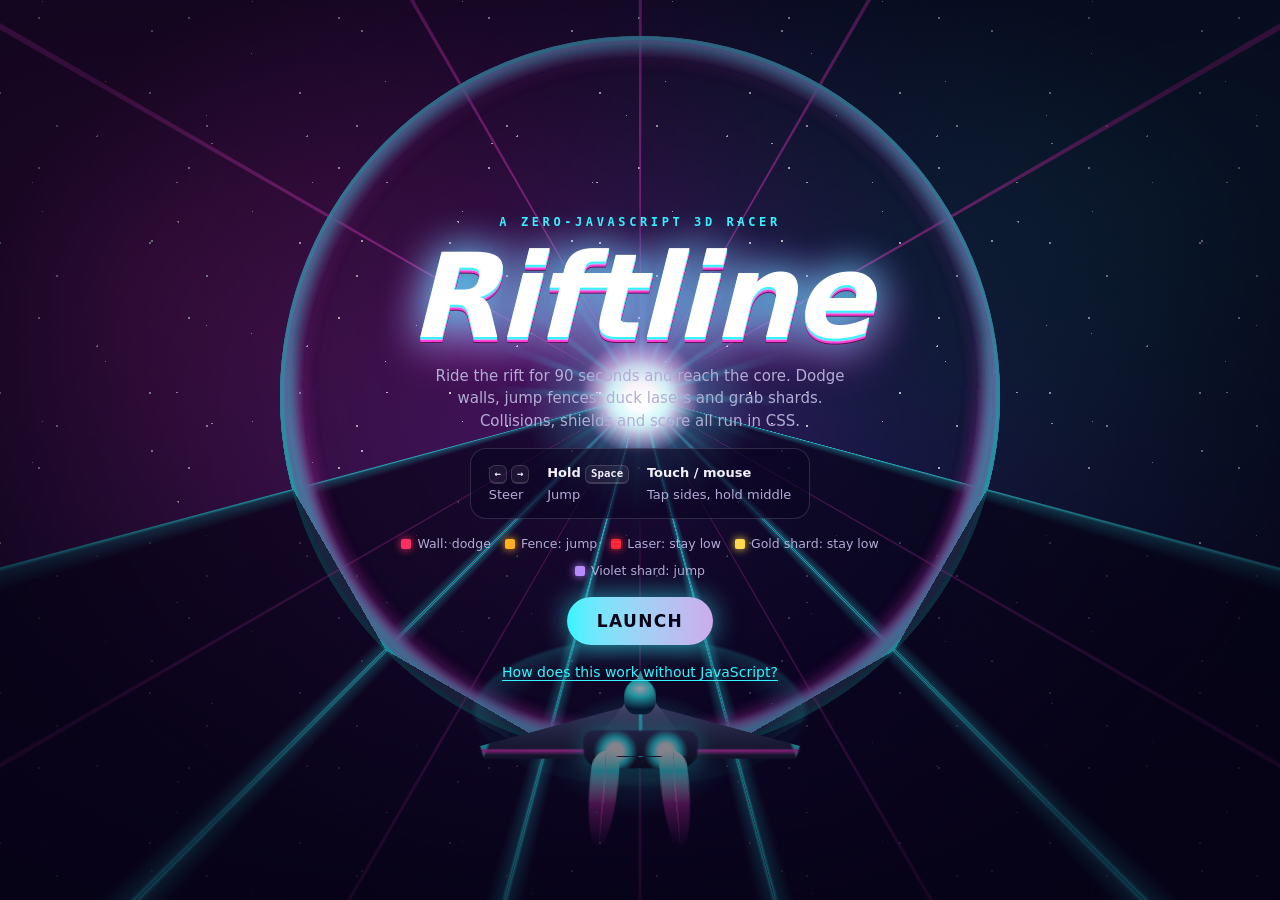
<file: riftline-v1/index.html>
<!doctype html>
<html lang="en">
<head>
  <meta charset="utf-8">
  <meta name="viewport" content="width=device-width, initial-scale=1">
  <meta name="color-scheme" content="dark">
  <title>Riftline: a 3D pipe racer in pure HTML &amp; CSS</title>
  <meta name="description" content="Riftline is a 90-second 3D pipe racer with steering, jumping, collision detection, shields and scoring, built with nothing but HTML and CSS. Zero JavaScript.">
  <meta property="og:title" content="Riftline">
  <meta property="og:description" content="A 3D racer with real collision detection and zero JavaScript.">
  <meta property="og:type" content="website">
  <link rel="icon" href="data:,">
  <link rel="stylesheet" href="styles.css">
  <link rel="stylesheet" href="course.css">
</head>
<body>
  <!-- The whole game is one form. A reset clears every radio, which restarts every clock. -->
  <form class="game" action="#" aria-label="Riftline game">

    <!-- Controls. The five lane radios are the steering wheel: arrow keys move
         between them, and holding Space on the focused one is "jump". -->
    <fieldset class="sr">
      <legend>Lane (use the left and right arrow keys to steer, hold Space to jump)</legend>
      <input class="lane" type="radio" name="lane" id="l0" aria-label="Lane 1, far left">
      <input class="lane" type="radio" name="lane" id="l1" aria-label="Lane 2">
      <input class="lane" type="radio" name="lane" id="l2" aria-label="Lane 3, centre">
      <input class="lane" type="radio" name="lane" id="l3" aria-label="Lane 4">
      <input class="lane" type="radio" name="lane" id="l4" aria-label="Lane 5, far right">
    </fieldset>
    <input class="sr" type="checkbox" id="pause" accesskey="p" aria-label="Pause">

    <!-- Starts the counters. Must come before the track in the document. -->
    <span class="tally" aria-hidden="true"></span>

    <div class="scene" aria-hidden="true">
      <div class="nebula"></div>
      <div class="stars"></div>
      <div class="stars s2"></div>
      <div class="stars s3"></div>
      <div class="core"></div>
    </div>

    <div class="view" aria-hidden="true">
      <div class="cam">
        <div class="pipe">
          <i class="floor k0"></i><i class="floor k1"></i><i class="floor k2"></i><i class="floor k3"></i><i class="floor k4"></i>
          <i class="strut" style="--a:120deg"></i><i class="strut" style="--a:150deg"></i><i class="strut" style="--a:180deg"></i><i class="strut" style="--a:210deg"></i><i class="strut" style="--a:240deg"></i>
          <i class="ring" style="--i:0"></i><i class="ring" style="--i:1"></i><i class="ring" style="--i:2"></i><i class="ring" style="--i:3"></i>
          <i class="ring" style="--i:4"></i><i class="ring" style="--i:5"></i><i class="ring" style="--i:6"></i><i class="ring" style="--i:7"></i>
          <i class="ring" style="--i:8"></i><i class="ring" style="--i:9"></i><i class="ring" style="--i:10"></i><i class="ring" style="--i:11"></i>
          <i class="ring" style="--i:12"></i><i class="ring" style="--i:13"></i><i class="ring" style="--i:14"></i><i class="ring" style="--i:15"></i>
        </div>

        <div class="track">
        <!-- course:begin -->
        <i class="o wall k2 v1" style="--t:0.600s"><i class="x"><i class="m"><i class="f fr"></i><i class="f tp"></i><i class="f sl"></i><i class="f sr"></i></i><i class="bu"><i></i><i></i><i></i><i></i><i></i><i></i></i></i></i>
        <i class="o wall k3 v1" style="--t:0.600s"><i class="x"><i class="m"><i class="f fr"></i><i class="f tp"></i><i class="f sl"></i><i class="f sr"></i></i><i class="bu"><i></i><i></i><i></i><i></i><i></i><i></i></i></i></i>
        <i class="o fence k0 v1" style="--t:3.600s"><i class="x"><i class="m"><i class="f fr"></i><i class="f tp"></i></i><i class="bu"><i></i><i></i><i></i><i></i><i></i><i></i></i></i></i>
        <i class="o fence k1 v1" style="--t:3.600s"><i class="x"><i class="m"><i class="f fr"></i><i class="f tp"></i></i><i class="bu"><i></i><i></i><i></i><i></i><i></i><i></i></i></i></i>
        <i class="o sky k1 v1" style="--t:3.600s"><i class="pillar"></i><i class="x"><i class="m"><i class="f d1"></i><i class="f d2"></i></i><i class="pts">+100</i></i></i>
        <i class="o fence k2 v1" style="--t:3.600s"><i class="x"><i class="m"><i class="f fr"></i><i class="f tp"></i></i><i class="bu"><i></i><i></i><i></i><i></i><i></i><i></i></i></i></i>
        <i class="o fence k3 v1" style="--t:3.600s"><i class="x"><i class="m"><i class="f fr"></i><i class="f tp"></i></i><i class="bu"><i></i><i></i><i></i><i></i><i></i><i></i></i></i></i>
        <i class="o sky k3 v1" style="--t:3.600s"><i class="pillar"></i><i class="x"><i class="m"><i class="f d1"></i><i class="f d2"></i></i><i class="pts">+100</i></i></i>
        <i class="o fence k4 v1" style="--t:3.600s"><i class="x"><i class="m"><i class="f fr"></i><i class="f tp"></i></i><i class="bu"><i></i><i></i><i></i><i></i><i></i><i></i></i></i></i>
        <i class="o beam k0 v1" style="--t:6.600s"><i class="x"><i class="m"><i class="f pl"></i><i class="f pr"></i><i class="f bar"></i></i><i class="bu"><i></i><i></i><i></i><i></i><i></i><i></i></i></i></i>
        <i class="o beam k1 v1" style="--t:6.600s"><i class="x"><i class="m"><i class="f pl"></i><i class="f pr"></i><i class="f bar"></i></i><i class="bu"><i></i><i></i><i></i><i></i><i></i><i></i></i></i></i>
        <i class="o beam k2 v1" style="--t:6.600s"><i class="x"><i class="m"><i class="f pl"></i><i class="f pr"></i><i class="f bar"></i></i><i class="bu"><i></i><i></i><i></i><i></i><i></i><i></i></i></i></i>
        <i class="o gem k2 v1" style="--t:6.600s"><i class="x"><i class="m"><i class="f d1"></i><i class="f d2"></i></i><i class="pts">+100</i></i></i>
        <i class="o beam k3 v1" style="--t:6.600s"><i class="x"><i class="m"><i class="f pl"></i><i class="f pr"></i><i class="f bar"></i></i><i class="bu"><i></i><i></i><i></i><i></i><i></i><i></i></i></i></i>
        <i class="o beam k4 v1" style="--t:6.600s"><i class="x"><i class="m"><i class="f pl"></i><i class="f pr"></i><i class="f bar"></i></i><i class="bu"><i></i><i></i><i></i><i></i><i></i><i></i></i></i></i>
        <i class="o gem k2 v1" style="--t:9.600s"><i class="x"><i class="m"><i class="f d1"></i><i class="f d2"></i></i><i class="pts">+100</i></i></i>
        <i class="o gem k2 v1" style="--t:9.800s"><i class="x"><i class="m"><i class="f d1"></i><i class="f d2"></i></i><i class="pts">+100</i></i></i>
        <i class="o gem k1 v1" style="--t:10.000s"><i class="x"><i class="m"><i class="f d1"></i><i class="f d2"></i></i><i class="pts">+100</i></i></i>
        <i class="o gem k1 v1" style="--t:10.200s"><i class="x"><i class="m"><i class="f d1"></i><i class="f d2"></i></i><i class="pts">+100</i></i></i>
        <i class="o gem k0 v1" style="--t:10.400s"><i class="x"><i class="m"><i class="f d1"></i><i class="f d2"></i></i><i class="pts">+100</i></i></i>
        <i class="o sky k3 v1" style="--t:11.200s"><i class="pillar"></i><i class="x"><i class="m"><i class="f d1"></i><i class="f d2"></i></i><i class="pts">+100</i></i></i>
        <i class="o sky k3 v1" style="--t:11.420s"><i class="pillar"></i><i class="x"><i class="m"><i class="f d1"></i><i class="f d2"></i></i><i class="pts">+100</i></i></i>
        <i class="o sky k3 v1" style="--t:11.640s"><i class="pillar"></i><i class="x"><i class="m"><i class="f d1"></i><i class="f d2"></i></i><i class="pts">+100</i></i></i>
        <i class="o fence k2 v1" style="--t:13.000s"><i class="x"><i class="m"><i class="f fr"></i><i class="f tp"></i></i><i class="bu"><i></i><i></i><i></i><i></i><i></i><i></i></i></i></i>
        <i class="o fence k3 v1" style="--t:13.000s"><i class="x"><i class="m"><i class="f fr"></i><i class="f tp"></i></i><i class="bu"><i></i><i></i><i></i><i></i><i></i><i></i></i></i></i>
        <i class="o fence k4 v1" style="--t:13.000s"><i class="x"><i class="m"><i class="f fr"></i><i class="f tp"></i></i><i class="bu"><i></i><i></i><i></i><i></i><i></i><i></i></i></i></i>
        <i class="o fence k0 v1" style="--t:14.206s"><i class="x"><i class="m"><i class="f fr"></i><i class="f tp"></i></i><i class="bu"><i></i><i></i><i></i><i></i><i></i><i></i></i></i></i>
        <i class="o sky k0 v1" style="--t:14.206s"><i class="pillar"></i><i class="x"><i class="m"><i class="f d1"></i><i class="f d2"></i></i><i class="pts">+100</i></i></i>
        <i class="o fence k1 v1" style="--t:14.206s"><i class="x"><i class="m"><i class="f fr"></i><i class="f tp"></i></i><i class="bu"><i></i><i></i><i></i><i></i><i></i><i></i></i></i></i>
        <i class="o fence k2 v1" style="--t:14.206s"><i class="x"><i class="m"><i class="f fr"></i><i class="f tp"></i></i><i class="bu"><i></i><i></i><i></i><i></i><i></i><i></i></i></i></i>
        <i class="o sky k2 v1" style="--t:14.206s"><i class="pillar"></i><i class="x"><i class="m"><i class="f d1"></i><i class="f d2"></i></i><i class="pts">+100</i></i></i>
        <i class="o fence k3 v1" style="--t:14.206s"><i class="x"><i class="m"><i class="f fr"></i><i class="f tp"></i></i><i class="bu"><i></i><i></i><i></i><i></i><i></i><i></i></i></i></i>
        <i class="o sky k3 v1" style="--t:14.206s"><i class="pillar"></i><i class="x"><i class="m"><i class="f d1"></i><i class="f d2"></i></i><i class="pts">+100</i></i></i>
        <i class="o fence k4 v1" style="--t:14.206s"><i class="x"><i class="m"><i class="f fr"></i><i class="f tp"></i></i><i class="bu"><i></i><i></i><i></i><i></i><i></i><i></i></i></i></i>
        <i class="o wall k2 v1" style="--t:15.382s"><i class="x"><i class="m"><i class="f fr"></i><i class="f tp"></i><i class="f sl"></i><i class="f sr"></i></i><i class="bu"><i></i><i></i><i></i><i></i><i></i><i></i></i></i></i>
        <i class="o wall k1 v1" style="--t:16.550s"><i class="x"><i class="m"><i class="f fr"></i><i class="f tp"></i><i class="f sl"></i><i class="f sr"></i></i><i class="bu"><i></i><i></i><i></i><i></i><i></i><i></i></i></i></i>
        <i class="o wall k2 v1" style="--t:17.773s"><i class="x"><i class="m"><i class="f fr"></i><i class="f tp"></i><i class="f sl"></i><i class="f sr"></i></i><i class="bu"><i></i><i></i><i></i><i></i><i></i><i></i></i></i></i>
        <i class="o gem k2 v1" style="--t:18.848s"><i class="x"><i class="m"><i class="f d1"></i><i class="f d2"></i></i><i class="pts">+100</i></i></i>
        <i class="o gem k2 v1" style="--t:19.048s"><i class="x"><i class="m"><i class="f d1"></i><i class="f d2"></i></i><i class="pts">+100</i></i></i>
        <i class="o gem k2 v1" style="--t:19.248s"><i class="x"><i class="m"><i class="f d1"></i><i class="f d2"></i></i><i class="pts">+100</i></i></i>
        <i class="o gem k2 v1" style="--t:19.448s"><i class="x"><i class="m"><i class="f d1"></i><i class="f d2"></i></i><i class="pts">+100</i></i></i>
        <i class="o gem k2 v1" style="--t:19.648s"><i class="x"><i class="m"><i class="f d1"></i><i class="f d2"></i></i><i class="pts">+100</i></i></i>
        <i class="o beam k0 v1" style="--t:20.420s"><i class="x"><i class="m"><i class="f pl"></i><i class="f pr"></i><i class="f bar"></i></i><i class="bu"><i></i><i></i><i></i><i></i><i></i><i></i></i></i></i>
        <i class="o gem k0 v1" style="--t:20.420s"><i class="x"><i class="m"><i class="f d1"></i><i class="f d2"></i></i><i class="pts">+100</i></i></i>
        <i class="o beam k1 v1" style="--t:20.420s"><i class="x"><i class="m"><i class="f pl"></i><i class="f pr"></i><i class="f bar"></i></i><i class="bu"><i></i><i></i><i></i><i></i><i></i><i></i></i></i></i>
        <i class="o gem k1 v1" style="--t:20.420s"><i class="x"><i class="m"><i class="f d1"></i><i class="f d2"></i></i><i class="pts">+100</i></i></i>
        <i class="o beam k2 v1" style="--t:20.420s"><i class="x"><i class="m"><i class="f pl"></i><i class="f pr"></i><i class="f bar"></i></i><i class="bu"><i></i><i></i><i></i><i></i><i></i><i></i></i></i></i>
        <i class="o beam k3 v1" style="--t:20.420s"><i class="x"><i class="m"><i class="f pl"></i><i class="f pr"></i><i class="f bar"></i></i><i class="bu"><i></i><i></i><i></i><i></i><i></i><i></i></i></i></i>
        <i class="o beam k4 v1" style="--t:20.420s"><i class="x"><i class="m"><i class="f pl"></i><i class="f pr"></i><i class="f bar"></i></i><i class="bu"><i></i><i></i><i></i><i></i><i></i><i></i></i></i></i>
        <i class="o fence k1 v1" style="--t:21.553s"><i class="x"><i class="m"><i class="f fr"></i><i class="f tp"></i></i><i class="bu"><i></i><i></i><i></i><i></i><i></i><i></i></i></i></i>
        <i class="o sky k1 v1" style="--t:21.553s"><i class="pillar"></i><i class="x"><i class="m"><i class="f d1"></i><i class="f d2"></i></i><i class="pts">+100</i></i></i>
        <i class="o fence k2 v1" style="--t:21.553s"><i class="x"><i class="m"><i class="f fr"></i><i class="f tp"></i></i><i class="bu"><i></i><i></i><i></i><i></i><i></i><i></i></i></i></i>
        <i class="o fence k3 v1" style="--t:21.553s"><i class="x"><i class="m"><i class="f fr"></i><i class="f tp"></i></i><i class="bu"><i></i><i></i><i></i><i></i><i></i><i></i></i></i></i>
        <i class="o fence k4 v1" style="--t:21.553s"><i class="x"><i class="m"><i class="f fr"></i><i class="f tp"></i></i><i class="bu"><i></i><i></i><i></i><i></i><i></i><i></i></i></i></i>
        <i class="o sky k4 v1" style="--t:21.553s"><i class="pillar"></i><i class="x"><i class="m"><i class="f d1"></i><i class="f d2"></i></i><i class="pts">+100</i></i></i>
        <i class="o wall k0 v1" style="--t:22.798s"><i class="x"><i class="m"><i class="f fr"></i><i class="f tp"></i><i class="f sl"></i><i class="f sr"></i></i><i class="bu"><i></i><i></i><i></i><i></i><i></i><i></i></i></i></i>
        <i class="o wall k4 v1" style="--t:22.798s"><i class="x"><i class="m"><i class="f fr"></i><i class="f tp"></i><i class="f sl"></i><i class="f sr"></i></i><i class="bu"><i></i><i></i><i></i><i></i><i></i><i></i></i></i></i>
        <i class="o gem k0 v1" style="--t:23.860s"><i class="x"><i class="m"><i class="f d1"></i><i class="f d2"></i></i><i class="pts">+100</i></i></i>
        <i class="o wall k2 v1" style="--t:23.860s"><i class="x"><i class="m"><i class="f fr"></i><i class="f tp"></i><i class="f sl"></i><i class="f sr"></i></i><i class="bu"><i></i><i></i><i></i><i></i><i></i><i></i></i></i></i>
        <i class="o wall k4 v1" style="--t:23.860s"><i class="x"><i class="m"><i class="f fr"></i><i class="f tp"></i><i class="f sl"></i><i class="f sr"></i></i><i class="bu"><i></i><i></i><i></i><i></i><i></i><i></i></i></i></i>
        <i class="o fence k0 v1" style="--t:24.850s"><i class="x"><i class="m"><i class="f fr"></i><i class="f tp"></i></i><i class="bu"><i></i><i></i><i></i><i></i><i></i><i></i></i></i></i>
        <i class="o sky k0 v1" style="--t:24.850s"><i class="pillar"></i><i class="x"><i class="m"><i class="f d1"></i><i class="f d2"></i></i><i class="pts">+100</i></i></i>
        <i class="o fence k1 v1" style="--t:24.850s"><i class="x"><i class="m"><i class="f fr"></i><i class="f tp"></i></i><i class="bu"><i></i><i></i><i></i><i></i><i></i><i></i></i></i></i>
        <i class="o fence k2 v1" style="--t:24.850s"><i class="x"><i class="m"><i class="f fr"></i><i class="f tp"></i></i><i class="bu"><i></i><i></i><i></i><i></i><i></i><i></i></i></i></i>
        <i class="o sky k2 v1" style="--t:24.850s"><i class="pillar"></i><i class="x"><i class="m"><i class="f d1"></i><i class="f d2"></i></i><i class="pts">+100</i></i></i>
        <i class="o fence k3 v1" style="--t:24.850s"><i class="x"><i class="m"><i class="f fr"></i><i class="f tp"></i></i><i class="bu"><i></i><i></i><i></i><i></i><i></i><i></i></i></i></i>
        <i class="o sky k3 v1" style="--t:24.850s"><i class="pillar"></i><i class="x"><i class="m"><i class="f d1"></i><i class="f d2"></i></i><i class="pts">+100</i></i></i>
        <i class="o fence k4 v1" style="--t:24.850s"><i class="x"><i class="m"><i class="f fr"></i><i class="f tp"></i></i><i class="bu"><i></i><i></i><i></i><i></i><i></i><i></i></i></i></i>
        <i class="o gem k1 v1" style="--t:25.898s"><i class="x"><i class="m"><i class="f d1"></i><i class="f d2"></i></i><i class="pts">+100</i></i></i>
        <i class="o wall k4 v1" style="--t:25.898s"><i class="x"><i class="m"><i class="f fr"></i><i class="f tp"></i><i class="f sl"></i><i class="f sr"></i></i><i class="bu"><i></i><i></i><i></i><i></i><i></i><i></i></i></i></i>
        <i class="o gem k0 v2" style="--t:30.250s"><i class="x"><i class="m"><i class="f d1"></i><i class="f d2"></i></i><i class="pts">+100</i></i></i>
        <i class="o gem k0 v2" style="--t:30.510s"><i class="x"><i class="m"><i class="f d1"></i><i class="f d2"></i></i><i class="pts">+100</i></i></i>
        <i class="o gem k1 v2" style="--t:30.770s"><i class="x"><i class="m"><i class="f d1"></i><i class="f d2"></i></i><i class="pts">+100</i></i></i>
        <i class="o gem k1 v2" style="--t:31.030s"><i class="x"><i class="m"><i class="f d1"></i><i class="f d2"></i></i><i class="pts">+100</i></i></i>
        <i class="o gem k2 v2" style="--t:31.290s"><i class="x"><i class="m"><i class="f d1"></i><i class="f d2"></i></i><i class="pts">+100</i></i></i>
        <i class="o gem k2 v2" style="--t:31.550s"><i class="x"><i class="m"><i class="f d1"></i><i class="f d2"></i></i><i class="pts">+100</i></i></i>
        <i class="o fence k0 v2" style="--t:32.219s"><i class="x"><i class="m"><i class="f fr"></i><i class="f tp"></i></i><i class="bu"><i></i><i></i><i></i><i></i><i></i><i></i></i></i></i>
        <i class="o fence k1 v2" style="--t:32.219s"><i class="x"><i class="m"><i class="f fr"></i><i class="f tp"></i></i><i class="bu"><i></i><i></i><i></i><i></i><i></i><i></i></i></i></i>
        <i class="o sky k1 v2" style="--t:32.219s"><i class="pillar"></i><i class="x"><i class="m"><i class="f d1"></i><i class="f d2"></i></i><i class="pts">+100</i></i></i>
        <i class="o fence k2 v2" style="--t:32.219s"><i class="x"><i class="m"><i class="f fr"></i><i class="f tp"></i></i><i class="bu"><i></i><i></i><i></i><i></i><i></i><i></i></i></i></i>
        <i class="o sky k2 v2" style="--t:32.219s"><i class="pillar"></i><i class="x"><i class="m"><i class="f d1"></i><i class="f d2"></i></i><i class="pts">+100</i></i></i>
        <i class="o fence k3 v2" style="--t:32.219s"><i class="x"><i class="m"><i class="f fr"></i><i class="f tp"></i></i><i class="bu"><i></i><i></i><i></i><i></i><i></i><i></i></i></i></i>
        <i class="o fence k4 v2" style="--t:32.219s"><i class="x"><i class="m"><i class="f fr"></i><i class="f tp"></i></i><i class="bu"><i></i><i></i><i></i><i></i><i></i><i></i></i></i></i>
        <i class="o sky k4 v2" style="--t:32.219s"><i class="pillar"></i><i class="x"><i class="m"><i class="f d1"></i><i class="f d2"></i></i><i class="pts">+100</i></i></i>
        <i class="o gem k3 v2" style="--t:33.244s"><i class="x"><i class="m"><i class="f d1"></i><i class="f d2"></i></i><i class="pts">+100</i></i></i>
        <i class="o gem k3 v2" style="--t:33.504s"><i class="x"><i class="m"><i class="f d1"></i><i class="f d2"></i></i><i class="pts">+100</i></i></i>
        <i class="o gem k2 v2" style="--t:33.764s"><i class="x"><i class="m"><i class="f d1"></i><i class="f d2"></i></i><i class="pts">+100</i></i></i>
        <i class="o gem k2 v2" style="--t:34.024s"><i class="x"><i class="m"><i class="f d1"></i><i class="f d2"></i></i><i class="pts">+100</i></i></i>
        <i class="o gem k1 v2" style="--t:34.284s"><i class="x"><i class="m"><i class="f d1"></i><i class="f d2"></i></i><i class="pts">+100</i></i></i>
        <i class="o gem k1 v2" style="--t:34.544s"><i class="x"><i class="m"><i class="f d1"></i><i class="f d2"></i></i><i class="pts">+100</i></i></i>
        <i class="o gem k0 v2" style="--t:35.298s"><i class="x"><i class="m"><i class="f d1"></i><i class="f d2"></i></i><i class="pts">+100</i></i></i>
        <i class="o beam k1 v2" style="--t:35.298s"><i class="x"><i class="m"><i class="f pl"></i><i class="f pr"></i><i class="f bar"></i></i><i class="bu"><i></i><i></i><i></i><i></i><i></i><i></i></i></i></i>
        <i class="o beam k2 v2" style="--t:35.298s"><i class="x"><i class="m"><i class="f pl"></i><i class="f pr"></i><i class="f bar"></i></i><i class="bu"><i></i><i></i><i></i><i></i><i></i><i></i></i></i></i>
        <i class="o beam k3 v2" style="--t:35.298s"><i class="x"><i class="m"><i class="f pl"></i><i class="f pr"></i><i class="f bar"></i></i><i class="bu"><i></i><i></i><i></i><i></i><i></i><i></i></i></i></i>
        <i class="o gem k3 v2" style="--t:35.298s"><i class="x"><i class="m"><i class="f d1"></i><i class="f d2"></i></i><i class="pts">+100</i></i></i>
        <i class="o beam k4 v2" style="--t:35.298s"><i class="x"><i class="m"><i class="f pl"></i><i class="f pr"></i><i class="f bar"></i></i><i class="bu"><i></i><i></i><i></i><i></i><i></i><i></i></i></i></i>
        <i class="o beam k1 v2" style="--t:36.122s"><i class="x"><i class="m"><i class="f pl"></i><i class="f pr"></i><i class="f bar"></i></i><i class="bu"><i></i><i></i><i></i><i></i><i></i><i></i></i></i></i>
        <i class="o wall k3 v2" style="--t:36.122s"><i class="x"><i class="m"><i class="f fr"></i><i class="f tp"></i><i class="f sl"></i><i class="f sr"></i></i><i class="bu"><i></i><i></i><i></i><i></i><i></i><i></i></i></i></i>
        <i class="o wall k4 v2" style="--t:36.122s"><i class="x"><i class="m"><i class="f fr"></i><i class="f tp"></i><i class="f sl"></i><i class="f sr"></i></i><i class="bu"><i></i><i></i><i></i><i></i><i></i><i></i></i></i></i>
        <i class="o wall k2 v2" style="--t:36.914s"><i class="x"><i class="m"><i class="f fr"></i><i class="f tp"></i><i class="f sl"></i><i class="f sr"></i></i><i class="bu"><i></i><i></i><i></i><i></i><i></i><i></i></i></i></i>
        <i class="o wall k3 v2" style="--t:36.914s"><i class="x"><i class="m"><i class="f fr"></i><i class="f tp"></i><i class="f sl"></i><i class="f sr"></i></i><i class="bu"><i></i><i></i><i></i><i></i><i></i><i></i></i></i></i>
        <i class="o wall k4 v2" style="--t:36.914s"><i class="x"><i class="m"><i class="f fr"></i><i class="f tp"></i><i class="f sl"></i><i class="f sr"></i></i><i class="bu"><i></i><i></i><i></i><i></i><i></i><i></i></i></i></i>
        <i class="o wall k0 v2" style="--t:37.851s"><i class="x"><i class="m"><i class="f fr"></i><i class="f tp"></i><i class="f sl"></i><i class="f sr"></i></i><i class="bu"><i></i><i></i><i></i><i></i><i></i><i></i></i></i></i>
        <i class="o wall k2 v2" style="--t:37.851s"><i class="x"><i class="m"><i class="f fr"></i><i class="f tp"></i><i class="f sl"></i><i class="f sr"></i></i><i class="bu"><i></i><i></i><i></i><i></i><i></i><i></i></i></i></i>
        <i class="o wall k3 v2" style="--t:37.851s"><i class="x"><i class="m"><i class="f fr"></i><i class="f tp"></i><i class="f sl"></i><i class="f sr"></i></i><i class="bu"><i></i><i></i><i></i><i></i><i></i><i></i></i></i></i>
        <i class="o wall k4 v2" style="--t:37.851s"><i class="x"><i class="m"><i class="f fr"></i><i class="f tp"></i><i class="f sl"></i><i class="f sr"></i></i><i class="bu"><i></i><i></i><i></i><i></i><i></i><i></i></i></i></i>
        <i class="o wall k2 v2" style="--t:38.789s"><i class="x"><i class="m"><i class="f fr"></i><i class="f tp"></i><i class="f sl"></i><i class="f sr"></i></i><i class="bu"><i></i><i></i><i></i><i></i><i></i><i></i></i></i></i>
        <i class="o wall k3 v2" style="--t:38.789s"><i class="x"><i class="m"><i class="f fr"></i><i class="f tp"></i><i class="f sl"></i><i class="f sr"></i></i><i class="bu"><i></i><i></i><i></i><i></i><i></i><i></i></i></i></i>
        <i class="o wall k4 v2" style="--t:38.789s"><i class="x"><i class="m"><i class="f fr"></i><i class="f tp"></i><i class="f sl"></i><i class="f sr"></i></i><i class="bu"><i></i><i></i><i></i><i></i><i></i><i></i></i></i></i>
        <i class="o gem k4 v2" style="--t:39.727s"><i class="x"><i class="m"><i class="f d1"></i><i class="f d2"></i></i><i class="pts">+100</i></i></i>
        <i class="o gem k4 v2" style="--t:39.927s"><i class="x"><i class="m"><i class="f d1"></i><i class="f d2"></i></i><i class="pts">+100</i></i></i>
        <i class="o gem k4 v2" style="--t:40.127s"><i class="x"><i class="m"><i class="f d1"></i><i class="f d2"></i></i><i class="pts">+100</i></i></i>
        <i class="o gem k4 v2" style="--t:40.327s"><i class="x"><i class="m"><i class="f d1"></i><i class="f d2"></i></i><i class="pts">+100</i></i></i>
        <i class="o gem k4 v2" style="--t:40.527s"><i class="x"><i class="m"><i class="f d1"></i><i class="f d2"></i></i><i class="pts">+100</i></i></i>
        <i class="o beam k2 v2" style="--t:41.224s"><i class="x"><i class="m"><i class="f pl"></i><i class="f pr"></i><i class="f bar"></i></i><i class="bu"><i></i><i></i><i></i><i></i><i></i><i></i></i></i></i>
        <i class="o gem k2 v2" style="--t:41.224s"><i class="x"><i class="m"><i class="f d1"></i><i class="f d2"></i></i><i class="pts">+100</i></i></i>
        <i class="o beam k3 v2" style="--t:41.224s"><i class="x"><i class="m"><i class="f pl"></i><i class="f pr"></i><i class="f bar"></i></i><i class="bu"><i></i><i></i><i></i><i></i><i></i><i></i></i></i></i>
        <i class="o beam k4 v2" style="--t:41.224s"><i class="x"><i class="m"><i class="f pl"></i><i class="f pr"></i><i class="f bar"></i></i><i class="bu"><i></i><i></i><i></i><i></i><i></i><i></i></i></i></i>
        <i class="o wall k0 v2" style="--t:42.014s"><i class="x"><i class="m"><i class="f fr"></i><i class="f tp"></i><i class="f sl"></i><i class="f sr"></i></i><i class="bu"><i></i><i></i><i></i><i></i><i></i><i></i></i></i></i>
        <i class="o gem k2 v2" style="--t:42.014s"><i class="x"><i class="m"><i class="f d1"></i><i class="f d2"></i></i><i class="pts">+100</i></i></i>
        <i class="o wall k4 v2" style="--t:42.014s"><i class="x"><i class="m"><i class="f fr"></i><i class="f tp"></i><i class="f sl"></i><i class="f sr"></i></i><i class="bu"><i></i><i></i><i></i><i></i><i></i><i></i></i></i></i>
        <i class="o wall k1 v2" style="--t:42.893s"><i class="x"><i class="m"><i class="f fr"></i><i class="f tp"></i><i class="f sl"></i><i class="f sr"></i></i><i class="bu"><i></i><i></i><i></i><i></i><i></i><i></i></i></i></i>
        <i class="o wall k2 v2" style="--t:42.893s"><i class="x"><i class="m"><i class="f fr"></i><i class="f tp"></i><i class="f sl"></i><i class="f sr"></i></i><i class="bu"><i></i><i></i><i></i><i></i><i></i><i></i></i></i></i>
        <i class="o wall k3 v2" style="--t:42.893s"><i class="x"><i class="m"><i class="f fr"></i><i class="f tp"></i><i class="f sl"></i><i class="f sr"></i></i><i class="bu"><i></i><i></i><i></i><i></i><i></i><i></i></i></i></i>
        <i class="o wall k4 v2" style="--t:42.893s"><i class="x"><i class="m"><i class="f fr"></i><i class="f tp"></i><i class="f sl"></i><i class="f sr"></i></i><i class="bu"><i></i><i></i><i></i><i></i><i></i><i></i></i></i></i>
        <i class="o wall k0 v2" style="--t:43.835s"><i class="x"><i class="m"><i class="f fr"></i><i class="f tp"></i><i class="f sl"></i><i class="f sr"></i></i><i class="bu"><i></i><i></i><i></i><i></i><i></i><i></i></i></i></i>
        <i class="o wall k1 v2" style="--t:43.835s"><i class="x"><i class="m"><i class="f fr"></i><i class="f tp"></i><i class="f sl"></i><i class="f sr"></i></i><i class="bu"><i></i><i></i><i></i><i></i><i></i><i></i></i></i></i>
        <i class="o wall k3 v2" style="--t:43.835s"><i class="x"><i class="m"><i class="f fr"></i><i class="f tp"></i><i class="f sl"></i><i class="f sr"></i></i><i class="bu"><i></i><i></i><i></i><i></i><i></i><i></i></i></i></i>
        <i class="o wall k4 v2" style="--t:43.835s"><i class="x"><i class="m"><i class="f fr"></i><i class="f tp"></i><i class="f sl"></i><i class="f sr"></i></i><i class="bu"><i></i><i></i><i></i><i></i><i></i><i></i></i></i></i>
        <i class="o gem k1 v2" style="--t:44.658s"><i class="x"><i class="m"><i class="f d1"></i><i class="f d2"></i></i><i class="pts">+100</i></i></i>
        <i class="o gem k1 v2" style="--t:44.858s"><i class="x"><i class="m"><i class="f d1"></i><i class="f d2"></i></i><i class="pts">+100</i></i></i>
        <i class="o gem k1 v2" style="--t:45.058s"><i class="x"><i class="m"><i class="f d1"></i><i class="f d2"></i></i><i class="pts">+100</i></i></i>
        <i class="o gem k1 v2" style="--t:45.258s"><i class="x"><i class="m"><i class="f d1"></i><i class="f d2"></i></i><i class="pts">+100</i></i></i>
        <i class="o gem k1 v2" style="--t:45.458s"><i class="x"><i class="m"><i class="f d1"></i><i class="f d2"></i></i><i class="pts">+100</i></i></i>
        <i class="o wall k0 v2" style="--t:46.147s"><i class="x"><i class="m"><i class="f fr"></i><i class="f tp"></i><i class="f sl"></i><i class="f sr"></i></i><i class="bu"><i></i><i></i><i></i><i></i><i></i><i></i></i></i></i>
        <i class="o wall k2 v2" style="--t:46.147s"><i class="x"><i class="m"><i class="f fr"></i><i class="f tp"></i><i class="f sl"></i><i class="f sr"></i></i><i class="bu"><i></i><i></i><i></i><i></i><i></i><i></i></i></i></i>
        <i class="o wall k3 v2" style="--t:46.147s"><i class="x"><i class="m"><i class="f fr"></i><i class="f tp"></i><i class="f sl"></i><i class="f sr"></i></i><i class="bu"><i></i><i></i><i></i><i></i><i></i><i></i></i></i></i>
        <i class="o wall k4 v2" style="--t:46.147s"><i class="x"><i class="m"><i class="f fr"></i><i class="f tp"></i><i class="f sl"></i><i class="f sr"></i></i><i class="bu"><i></i><i></i><i></i><i></i><i></i><i></i></i></i></i>
        <i class="o wall k1 v2" style="--t:46.928s"><i class="x"><i class="m"><i class="f fr"></i><i class="f tp"></i><i class="f sl"></i><i class="f sr"></i></i><i class="bu"><i></i><i></i><i></i><i></i><i></i><i></i></i></i></i>
        <i class="o gem k3 v2" style="--t:46.928s"><i class="x"><i class="m"><i class="f d1"></i><i class="f d2"></i></i><i class="pts">+100</i></i></i>
        <i class="o wall k4 v2" style="--t:46.928s"><i class="x"><i class="m"><i class="f fr"></i><i class="f tp"></i><i class="f sl"></i><i class="f sr"></i></i><i class="bu"><i></i><i></i><i></i><i></i><i></i><i></i></i></i></i>
        <i class="o wall k1 v2" style="--t:47.972s"><i class="x"><i class="m"><i class="f fr"></i><i class="f tp"></i><i class="f sl"></i><i class="f sr"></i></i><i class="bu"><i></i><i></i><i></i><i></i><i></i><i></i></i></i></i>
        <i class="o wall k3 v2" style="--t:47.972s"><i class="x"><i class="m"><i class="f fr"></i><i class="f tp"></i><i class="f sl"></i><i class="f sr"></i></i><i class="bu"><i></i><i></i><i></i><i></i><i></i><i></i></i></i></i>
        <i class="o wall k0 v2" style="--t:48.972s"><i class="x"><i class="m"><i class="f fr"></i><i class="f tp"></i><i class="f sl"></i><i class="f sr"></i></i><i class="bu"><i></i><i></i><i></i><i></i><i></i><i></i></i></i></i>
        <i class="o fence k1 v2" style="--t:48.972s"><i class="x"><i class="m"><i class="f fr"></i><i class="f tp"></i></i><i class="bu"><i></i><i></i><i></i><i></i><i></i><i></i></i></i></i>
        <i class="o wall k2 v2" style="--t:48.972s"><i class="x"><i class="m"><i class="f fr"></i><i class="f tp"></i><i class="f sl"></i><i class="f sr"></i></i><i class="bu"><i></i><i></i><i></i><i></i><i></i><i></i></i></i></i>
        <i class="o wall k3 v2" style="--t:48.972s"><i class="x"><i class="m"><i class="f fr"></i><i class="f tp"></i><i class="f sl"></i><i class="f sr"></i></i><i class="bu"><i></i><i></i><i></i><i></i><i></i><i></i></i></i></i>
        <i class="o wall k1 v2" style="--t:49.974s"><i class="x"><i class="m"><i class="f fr"></i><i class="f tp"></i><i class="f sl"></i><i class="f sr"></i></i><i class="bu"><i></i><i></i><i></i><i></i><i></i><i></i></i></i></i>
        <i class="o wall k4 v2" style="--t:49.974s"><i class="x"><i class="m"><i class="f fr"></i><i class="f tp"></i><i class="f sl"></i><i class="f sr"></i></i><i class="bu"><i></i><i></i><i></i><i></i><i></i><i></i></i></i></i>
        <i class="o fence k0 v2" style="--t:50.924s"><i class="x"><i class="m"><i class="f fr"></i><i class="f tp"></i></i><i class="bu"><i></i><i></i><i></i><i></i><i></i><i></i></i></i></i>
        <i class="o fence k1 v2" style="--t:50.924s"><i class="x"><i class="m"><i class="f fr"></i><i class="f tp"></i></i><i class="bu"><i></i><i></i><i></i><i></i><i></i><i></i></i></i></i>
        <i class="o fence k2 v2" style="--t:50.924s"><i class="x"><i class="m"><i class="f fr"></i><i class="f tp"></i></i><i class="bu"><i></i><i></i><i></i><i></i><i></i><i></i></i></i></i>
        <i class="o fence k3 v2" style="--t:50.924s"><i class="x"><i class="m"><i class="f fr"></i><i class="f tp"></i></i><i class="bu"><i></i><i></i><i></i><i></i><i></i><i></i></i></i></i>
        <i class="o sky k3 v2" style="--t:50.924s"><i class="pillar"></i><i class="x"><i class="m"><i class="f d1"></i><i class="f d2"></i></i><i class="pts">+100</i></i></i>
        <i class="o gem k4 v2" style="--t:50.924s"><i class="x"><i class="m"><i class="f d1"></i><i class="f d2"></i></i><i class="pts">+100</i></i></i>
        <i class="o beam k0 v2" style="--t:51.933s"><i class="x"><i class="m"><i class="f pl"></i><i class="f pr"></i><i class="f bar"></i></i><i class="bu"><i></i><i></i><i></i><i></i><i></i><i></i></i></i></i>
        <i class="o gem k0 v2" style="--t:51.933s"><i class="x"><i class="m"><i class="f d1"></i><i class="f d2"></i></i><i class="pts">+100</i></i></i>
        <i class="o beam k1 v2" style="--t:51.933s"><i class="x"><i class="m"><i class="f pl"></i><i class="f pr"></i><i class="f bar"></i></i><i class="bu"><i></i><i></i><i></i><i></i><i></i><i></i></i></i></i>
        <i class="o beam k2 v2" style="--t:51.933s"><i class="x"><i class="m"><i class="f pl"></i><i class="f pr"></i><i class="f bar"></i></i><i class="bu"><i></i><i></i><i></i><i></i><i></i><i></i></i></i></i>
        <i class="o beam k3 v2" style="--t:51.933s"><i class="x"><i class="m"><i class="f pl"></i><i class="f pr"></i><i class="f bar"></i></i><i class="bu"><i></i><i></i><i></i><i></i><i></i><i></i></i></i></i>
        <i class="o gem k3 v2" style="--t:51.933s"><i class="x"><i class="m"><i class="f d1"></i><i class="f d2"></i></i><i class="pts">+100</i></i></i>
        <i class="o beam k4 v2" style="--t:51.933s"><i class="x"><i class="m"><i class="f pl"></i><i class="f pr"></i><i class="f bar"></i></i><i class="bu"><i></i><i></i><i></i><i></i><i></i><i></i></i></i></i>
        <i class="o gem k4 v2" style="--t:51.933s"><i class="x"><i class="m"><i class="f d1"></i><i class="f d2"></i></i><i class="pts">+100</i></i></i>
        <i class="o gem k0 v2" style="--t:52.717s"><i class="x"><i class="m"><i class="f d1"></i><i class="f d2"></i></i><i class="pts">+100</i></i></i>
        <i class="o gem k0 v2" style="--t:52.977s"><i class="x"><i class="m"><i class="f d1"></i><i class="f d2"></i></i><i class="pts">+100</i></i></i>
        <i class="o gem k1 v2" style="--t:53.237s"><i class="x"><i class="m"><i class="f d1"></i><i class="f d2"></i></i><i class="pts">+100</i></i></i>
        <i class="o gem k1 v2" style="--t:53.497s"><i class="x"><i class="m"><i class="f d1"></i><i class="f d2"></i></i><i class="pts">+100</i></i></i>
        <i class="o gem k2 v2" style="--t:53.757s"><i class="x"><i class="m"><i class="f d1"></i><i class="f d2"></i></i><i class="pts">+100</i></i></i>
        <i class="o gem k2 v2" style="--t:54.017s"><i class="x"><i class="m"><i class="f d1"></i><i class="f d2"></i></i><i class="pts">+100</i></i></i>
        <i class="o wall k1 v2" style="--t:54.804s"><i class="x"><i class="m"><i class="f fr"></i><i class="f tp"></i><i class="f sl"></i><i class="f sr"></i></i><i class="bu"><i></i><i></i><i></i><i></i><i></i><i></i></i></i></i>
        <i class="o wall k4 v2" style="--t:54.804s"><i class="x"><i class="m"><i class="f fr"></i><i class="f tp"></i><i class="f sl"></i><i class="f sr"></i></i><i class="bu"><i></i><i></i><i></i><i></i><i></i><i></i></i></i></i>
        <i class="o gem k2 v2" style="--t:55.826s"><i class="x"><i class="m"><i class="f d1"></i><i class="f d2"></i></i><i class="pts">+100</i></i></i>
        <i class="o wall k3 v2" style="--t:55.826s"><i class="x"><i class="m"><i class="f fr"></i><i class="f tp"></i><i class="f sl"></i><i class="f sr"></i></i><i class="bu"><i></i><i></i><i></i><i></i><i></i><i></i></i></i></i>
        <i class="o wall k4 v2" style="--t:55.826s"><i class="x"><i class="m"><i class="f fr"></i><i class="f tp"></i><i class="f sl"></i><i class="f sr"></i></i><i class="bu"><i></i><i></i><i></i><i></i><i></i><i></i></i></i></i>
        <i class="o beam k0 v2" style="--t:56.686s"><i class="x"><i class="m"><i class="f pl"></i><i class="f pr"></i><i class="f bar"></i></i><i class="bu"><i></i><i></i><i></i><i></i><i></i><i></i></i></i></i>
        <i class="o beam k1 v2" style="--t:56.686s"><i class="x"><i class="m"><i class="f pl"></i><i class="f pr"></i><i class="f bar"></i></i><i class="bu"><i></i><i></i><i></i><i></i><i></i><i></i></i></i></i>
        <i class="o beam k2 v2" style="--t:56.686s"><i class="x"><i class="m"><i class="f pl"></i><i class="f pr"></i><i class="f bar"></i></i><i class="bu"><i></i><i></i><i></i><i></i><i></i><i></i></i></i></i>
        <i class="o beam k0 v3" style="--t:60.600s"><i class="x"><i class="m"><i class="f pl"></i><i class="f pr"></i><i class="f bar"></i></i><i class="bu"><i></i><i></i><i></i><i></i><i></i><i></i></i></i></i>
        <i class="o gem k0 v3" style="--t:60.600s"><i class="x"><i class="m"><i class="f d1"></i><i class="f d2"></i></i><i class="pts">+100</i></i></i>
        <i class="o fence k1 v3" style="--t:60.600s"><i class="x"><i class="m"><i class="f fr"></i><i class="f tp"></i></i><i class="bu"><i></i><i></i><i></i><i></i><i></i><i></i></i></i></i>
        <i class="o wall k2 v3" style="--t:60.600s"><i class="x"><i class="m"><i class="f fr"></i><i class="f tp"></i><i class="f sl"></i><i class="f sr"></i></i><i class="bu"><i></i><i></i><i></i><i></i><i></i><i></i></i></i></i>
        <i class="o beam k4 v3" style="--t:60.600s"><i class="x"><i class="m"><i class="f pl"></i><i class="f pr"></i><i class="f bar"></i></i><i class="bu"><i></i><i></i><i></i><i></i><i></i><i></i></i></i></i>
        <i class="o gem k4 v3" style="--t:60.600s"><i class="x"><i class="m"><i class="f d1"></i><i class="f d2"></i></i><i class="pts">+100</i></i></i>
        <i class="o wall k0 v3" style="--t:61.363s"><i class="x"><i class="m"><i class="f fr"></i><i class="f tp"></i><i class="f sl"></i><i class="f sr"></i></i><i class="bu"><i></i><i></i><i></i><i></i><i></i><i></i></i></i></i>
        <i class="o wall k2 v3" style="--t:61.363s"><i class="x"><i class="m"><i class="f fr"></i><i class="f tp"></i><i class="f sl"></i><i class="f sr"></i></i><i class="bu"><i></i><i></i><i></i><i></i><i></i><i></i></i></i></i>
        <i class="o wall k3 v3" style="--t:61.363s"><i class="x"><i class="m"><i class="f fr"></i><i class="f tp"></i><i class="f sl"></i><i class="f sr"></i></i><i class="bu"><i></i><i></i><i></i><i></i><i></i><i></i></i></i></i>
        <i class="o wall k4 v3" style="--t:61.363s"><i class="x"><i class="m"><i class="f fr"></i><i class="f tp"></i><i class="f sl"></i><i class="f sr"></i></i><i class="bu"><i></i><i></i><i></i><i></i><i></i><i></i></i></i></i>
        <i class="o beam k0 v3" style="--t:62.222s"><i class="x"><i class="m"><i class="f pl"></i><i class="f pr"></i><i class="f bar"></i></i><i class="bu"><i></i><i></i><i></i><i></i><i></i><i></i></i></i></i>
        <i class="o gem k0 v3" style="--t:62.222s"><i class="x"><i class="m"><i class="f d1"></i><i class="f d2"></i></i><i class="pts">+100</i></i></i>
        <i class="o beam k1 v3" style="--t:62.222s"><i class="x"><i class="m"><i class="f pl"></i><i class="f pr"></i><i class="f bar"></i></i><i class="bu"><i></i><i></i><i></i><i></i><i></i><i></i></i></i></i>
        <i class="o beam k2 v3" style="--t:62.222s"><i class="x"><i class="m"><i class="f pl"></i><i class="f pr"></i><i class="f bar"></i></i><i class="bu"><i></i><i></i><i></i><i></i><i></i><i></i></i></i></i>
        <i class="o gem k2 v3" style="--t:62.222s"><i class="x"><i class="m"><i class="f d1"></i><i class="f d2"></i></i><i class="pts">+100</i></i></i>
        <i class="o beam k3 v3" style="--t:62.222s"><i class="x"><i class="m"><i class="f pl"></i><i class="f pr"></i><i class="f bar"></i></i><i class="bu"><i></i><i></i><i></i><i></i><i></i><i></i></i></i></i>
        <i class="o beam k4 v3" style="--t:62.222s"><i class="x"><i class="m"><i class="f pl"></i><i class="f pr"></i><i class="f bar"></i></i><i class="bu"><i></i><i></i><i></i><i></i><i></i><i></i></i></i></i>
        <i class="o gem k4 v3" style="--t:62.222s"><i class="x"><i class="m"><i class="f d1"></i><i class="f d2"></i></i><i class="pts">+100</i></i></i>
        <i class="o wall k1 v3" style="--t:63.034s"><i class="x"><i class="m"><i class="f fr"></i><i class="f tp"></i><i class="f sl"></i><i class="f sr"></i></i><i class="bu"><i></i><i></i><i></i><i></i><i></i><i></i></i></i></i>
        <i class="o wall k3 v3" style="--t:63.034s"><i class="x"><i class="m"><i class="f fr"></i><i class="f tp"></i><i class="f sl"></i><i class="f sr"></i></i><i class="bu"><i></i><i></i><i></i><i></i><i></i><i></i></i></i></i>
        <i class="o gem k1 v3" style="--t:63.747s"><i class="x"><i class="m"><i class="f d1"></i><i class="f d2"></i></i><i class="pts">+100</i></i></i>
        <i class="o beam k2 v3" style="--t:63.747s"><i class="x"><i class="m"><i class="f pl"></i><i class="f pr"></i><i class="f bar"></i></i><i class="bu"><i></i><i></i><i></i><i></i><i></i><i></i></i></i></i>
        <i class="o beam k3 v3" style="--t:63.747s"><i class="x"><i class="m"><i class="f pl"></i><i class="f pr"></i><i class="f bar"></i></i><i class="bu"><i></i><i></i><i></i><i></i><i></i><i></i></i></i></i>
        <i class="o beam k4 v3" style="--t:63.747s"><i class="x"><i class="m"><i class="f pl"></i><i class="f pr"></i><i class="f bar"></i></i><i class="bu"><i></i><i></i><i></i><i></i><i></i><i></i></i></i></i>
        <i class="o wall k2 v3" style="--t:64.472s"><i class="x"><i class="m"><i class="f fr"></i><i class="f tp"></i><i class="f sl"></i><i class="f sr"></i></i><i class="bu"><i></i><i></i><i></i><i></i><i></i><i></i></i></i></i>
        <i class="o gem k3 v3" style="--t:64.472s"><i class="x"><i class="m"><i class="f d1"></i><i class="f d2"></i></i><i class="pts">+100</i></i></i>
        <i class="o wall k4 v3" style="--t:64.472s"><i class="x"><i class="m"><i class="f fr"></i><i class="f tp"></i><i class="f sl"></i><i class="f sr"></i></i><i class="bu"><i></i><i></i><i></i><i></i><i></i><i></i></i></i></i>
        <i class="o beam k0 v3" style="--t:65.119s"><i class="x"><i class="m"><i class="f pl"></i><i class="f pr"></i><i class="f bar"></i></i><i class="bu"><i></i><i></i><i></i><i></i><i></i><i></i></i></i></i>
        <i class="o beam k1 v3" style="--t:65.119s"><i class="x"><i class="m"><i class="f pl"></i><i class="f pr"></i><i class="f bar"></i></i><i class="bu"><i></i><i></i><i></i><i></i><i></i><i></i></i></i></i>
        <i class="o beam k2 v3" style="--t:65.119s"><i class="x"><i class="m"><i class="f pl"></i><i class="f pr"></i><i class="f bar"></i></i><i class="bu"><i></i><i></i><i></i><i></i><i></i><i></i></i></i></i>
        <i class="o beam k3 v3" style="--t:65.119s"><i class="x"><i class="m"><i class="f pl"></i><i class="f pr"></i><i class="f bar"></i></i><i class="bu"><i></i><i></i><i></i><i></i><i></i><i></i></i></i></i>
        <i class="o wall k2 v3" style="--t:65.770s"><i class="x"><i class="m"><i class="f fr"></i><i class="f tp"></i><i class="f sl"></i><i class="f sr"></i></i><i class="bu"><i></i><i></i><i></i><i></i><i></i><i></i></i></i></i>
        <i class="o wall k3 v3" style="--t:65.770s"><i class="x"><i class="m"><i class="f fr"></i><i class="f tp"></i><i class="f sl"></i><i class="f sr"></i></i><i class="bu"><i></i><i></i><i></i><i></i><i></i><i></i></i></i></i>
        <i class="o wall k4 v3" style="--t:65.770s"><i class="x"><i class="m"><i class="f fr"></i><i class="f tp"></i><i class="f sl"></i><i class="f sr"></i></i><i class="bu"><i></i><i></i><i></i><i></i><i></i><i></i></i></i></i>
        <i class="o wall k0 v3" style="--t:66.490s"><i class="x"><i class="m"><i class="f fr"></i><i class="f tp"></i><i class="f sl"></i><i class="f sr"></i></i><i class="bu"><i></i><i></i><i></i><i></i><i></i><i></i></i></i></i>
        <i class="o wall k2 v3" style="--t:66.490s"><i class="x"><i class="m"><i class="f fr"></i><i class="f tp"></i><i class="f sl"></i><i class="f sr"></i></i><i class="bu"><i></i><i></i><i></i><i></i><i></i><i></i></i></i></i>
        <i class="o wall k3 v3" style="--t:66.490s"><i class="x"><i class="m"><i class="f fr"></i><i class="f tp"></i><i class="f sl"></i><i class="f sr"></i></i><i class="bu"><i></i><i></i><i></i><i></i><i></i><i></i></i></i></i>
        <i class="o wall k4 v3" style="--t:66.490s"><i class="x"><i class="m"><i class="f fr"></i><i class="f tp"></i><i class="f sl"></i><i class="f sr"></i></i><i class="bu"><i></i><i></i><i></i><i></i><i></i><i></i></i></i></i>
        <i class="o wall k2 v3" style="--t:67.210s"><i class="x"><i class="m"><i class="f fr"></i><i class="f tp"></i><i class="f sl"></i><i class="f sr"></i></i><i class="bu"><i></i><i></i><i></i><i></i><i></i><i></i></i></i></i>
        <i class="o wall k3 v3" style="--t:67.210s"><i class="x"><i class="m"><i class="f fr"></i><i class="f tp"></i><i class="f sl"></i><i class="f sr"></i></i><i class="bu"><i></i><i></i><i></i><i></i><i></i><i></i></i></i></i>
        <i class="o wall k4 v3" style="--t:67.210s"><i class="x"><i class="m"><i class="f fr"></i><i class="f tp"></i><i class="f sl"></i><i class="f sr"></i></i><i class="bu"><i></i><i></i><i></i><i></i><i></i><i></i></i></i></i>
        <i class="o wall k0 v3" style="--t:67.862s"><i class="x"><i class="m"><i class="f fr"></i><i class="f tp"></i><i class="f sl"></i><i class="f sr"></i></i><i class="bu"><i></i><i></i><i></i><i></i><i></i><i></i></i></i></i>
        <i class="o wall k1 v3" style="--t:67.862s"><i class="x"><i class="m"><i class="f fr"></i><i class="f tp"></i><i class="f sl"></i><i class="f sr"></i></i><i class="bu"><i></i><i></i><i></i><i></i><i></i><i></i></i></i></i>
        <i class="o wall k3 v3" style="--t:67.862s"><i class="x"><i class="m"><i class="f fr"></i><i class="f tp"></i><i class="f sl"></i><i class="f sr"></i></i><i class="bu"><i></i><i></i><i></i><i></i><i></i><i></i></i></i></i>
        <i class="o wall k4 v3" style="--t:67.862s"><i class="x"><i class="m"><i class="f fr"></i><i class="f tp"></i><i class="f sl"></i><i class="f sr"></i></i><i class="bu"><i></i><i></i><i></i><i></i><i></i><i></i></i></i></i>
        <i class="o gem k0 v3" style="--t:68.650s"><i class="x"><i class="m"><i class="f d1"></i><i class="f d2"></i></i><i class="pts">+100</i></i></i>
        <i class="o gem k0 v3" style="--t:68.910s"><i class="x"><i class="m"><i class="f d1"></i><i class="f d2"></i></i><i class="pts">+100</i></i></i>
        <i class="o gem k1 v3" style="--t:69.170s"><i class="x"><i class="m"><i class="f d1"></i><i class="f d2"></i></i><i class="pts">+100</i></i></i>
        <i class="o gem k1 v3" style="--t:69.430s"><i class="x"><i class="m"><i class="f d1"></i><i class="f d2"></i></i><i class="pts">+100</i></i></i>
        <i class="o gem k2 v3" style="--t:69.690s"><i class="x"><i class="m"><i class="f d1"></i><i class="f d2"></i></i><i class="pts">+100</i></i></i>
        <i class="o gem k2 v3" style="--t:69.950s"><i class="x"><i class="m"><i class="f d1"></i><i class="f d2"></i></i><i class="pts">+100</i></i></i>
        <i class="o gem k0 v3" style="--t:70.466s"><i class="x"><i class="m"><i class="f d1"></i><i class="f d2"></i></i><i class="pts">+100</i></i></i>
        <i class="o wall k1 v3" style="--t:70.466s"><i class="x"><i class="m"><i class="f fr"></i><i class="f tp"></i><i class="f sl"></i><i class="f sr"></i></i><i class="bu"><i></i><i></i><i></i><i></i><i></i><i></i></i></i></i>
        <i class="o fence k2 v3" style="--t:70.466s"><i class="x"><i class="m"><i class="f fr"></i><i class="f tp"></i></i><i class="bu"><i></i><i></i><i></i><i></i><i></i><i></i></i></i></i>
        <i class="o fence k3 v3" style="--t:70.466s"><i class="x"><i class="m"><i class="f fr"></i><i class="f tp"></i></i><i class="bu"><i></i><i></i><i></i><i></i><i></i><i></i></i></i></i>
        <i class="o fence k4 v3" style="--t:70.466s"><i class="x"><i class="m"><i class="f fr"></i><i class="f tp"></i></i><i class="bu"><i></i><i></i><i></i><i></i><i></i><i></i></i></i></i>
        <i class="o wall k0 v3" style="--t:71.116s"><i class="x"><i class="m"><i class="f fr"></i><i class="f tp"></i><i class="f sl"></i><i class="f sr"></i></i><i class="bu"><i></i><i></i><i></i><i></i><i></i><i></i></i></i></i>
        <i class="o wall k1 v3" style="--t:71.116s"><i class="x"><i class="m"><i class="f fr"></i><i class="f tp"></i><i class="f sl"></i><i class="f sr"></i></i><i class="bu"><i></i><i></i><i></i><i></i><i></i><i></i></i></i></i>
        <i class="o wall k2 v3" style="--t:71.116s"><i class="x"><i class="m"><i class="f fr"></i><i class="f tp"></i><i class="f sl"></i><i class="f sr"></i></i><i class="bu"><i></i><i></i><i></i><i></i><i></i><i></i></i></i></i>
        <i class="o wall k3 v3" style="--t:71.116s"><i class="x"><i class="m"><i class="f fr"></i><i class="f tp"></i><i class="f sl"></i><i class="f sr"></i></i><i class="bu"><i></i><i></i><i></i><i></i><i></i><i></i></i></i></i>
        <i class="o gem k4 v3" style="--t:71.116s"><i class="x"><i class="m"><i class="f d1"></i><i class="f d2"></i></i><i class="pts">+100</i></i></i>
        <i class="o wall k0 v3" style="--t:71.850s"><i class="x"><i class="m"><i class="f fr"></i><i class="f tp"></i><i class="f sl"></i><i class="f sr"></i></i><i class="bu"><i></i><i></i><i></i><i></i><i></i><i></i></i></i></i>
        <i class="o wall k1 v3" style="--t:71.850s"><i class="x"><i class="m"><i class="f fr"></i><i class="f tp"></i><i class="f sl"></i><i class="f sr"></i></i><i class="bu"><i></i><i></i><i></i><i></i><i></i><i></i></i></i></i>
        <i class="o wall k2 v3" style="--t:71.850s"><i class="x"><i class="m"><i class="f fr"></i><i class="f tp"></i><i class="f sl"></i><i class="f sr"></i></i><i class="bu"><i></i><i></i><i></i><i></i><i></i><i></i></i></i></i>
        <i class="o wall k4 v3" style="--t:71.850s"><i class="x"><i class="m"><i class="f fr"></i><i class="f tp"></i><i class="f sl"></i><i class="f sr"></i></i><i class="bu"><i></i><i></i><i></i><i></i><i></i><i></i></i></i></i>
        <i class="o wall k1 v3" style="--t:72.525s"><i class="x"><i class="m"><i class="f fr"></i><i class="f tp"></i><i class="f sl"></i><i class="f sr"></i></i><i class="bu"><i></i><i></i><i></i><i></i><i></i><i></i></i></i></i>
        <i class="o gem k2 v3" style="--t:72.525s"><i class="x"><i class="m"><i class="f d1"></i><i class="f d2"></i></i><i class="pts">+100</i></i></i>
        <i class="o beam k3 v3" style="--t:72.525s"><i class="x"><i class="m"><i class="f pl"></i><i class="f pr"></i><i class="f bar"></i></i><i class="bu"><i></i><i></i><i></i><i></i><i></i><i></i></i></i></i>
        <i class="o fence k4 v3" style="--t:72.525s"><i class="x"><i class="m"><i class="f fr"></i><i class="f tp"></i></i><i class="bu"><i></i><i></i><i></i><i></i><i></i><i></i></i></i></i>
        <i class="o sky k4 v3" style="--t:72.525s"><i class="pillar"></i><i class="x"><i class="m"><i class="f d1"></i><i class="f d2"></i></i><i class="pts">+100</i></i></i>
        <i class="o wall k1 v3" style="--t:73.294s"><i class="x"><i class="m"><i class="f fr"></i><i class="f tp"></i><i class="f sl"></i><i class="f sr"></i></i><i class="bu"><i></i><i></i><i></i><i></i><i></i><i></i></i></i></i>
        <i class="o wall k2 v3" style="--t:73.294s"><i class="x"><i class="m"><i class="f fr"></i><i class="f tp"></i><i class="f sl"></i><i class="f sr"></i></i><i class="bu"><i></i><i></i><i></i><i></i><i></i><i></i></i></i></i>
        <i class="o wall k3 v3" style="--t:73.294s"><i class="x"><i class="m"><i class="f fr"></i><i class="f tp"></i><i class="f sl"></i><i class="f sr"></i></i><i class="bu"><i></i><i></i><i></i><i></i><i></i><i></i></i></i></i>
        <i class="o wall k4 v3" style="--t:73.294s"><i class="x"><i class="m"><i class="f fr"></i><i class="f tp"></i><i class="f sl"></i><i class="f sr"></i></i><i class="bu"><i></i><i></i><i></i><i></i><i></i><i></i></i></i></i>
        <i class="o gem k3 v3" style="--t:73.994s"><i class="x"><i class="m"><i class="f d1"></i><i class="f d2"></i></i><i class="pts">+100</i></i></i>
        <i class="o gem k3 v3" style="--t:74.254s"><i class="x"><i class="m"><i class="f d1"></i><i class="f d2"></i></i><i class="pts">+100</i></i></i>
        <i class="o gem k2 v3" style="--t:74.514s"><i class="x"><i class="m"><i class="f d1"></i><i class="f d2"></i></i><i class="pts">+100</i></i></i>
        <i class="o gem k2 v3" style="--t:74.774s"><i class="x"><i class="m"><i class="f d1"></i><i class="f d2"></i></i><i class="pts">+100</i></i></i>
        <i class="o gem k1 v3" style="--t:75.034s"><i class="x"><i class="m"><i class="f d1"></i><i class="f d2"></i></i><i class="pts">+100</i></i></i>
        <i class="o gem k1 v3" style="--t:75.294s"><i class="x"><i class="m"><i class="f d1"></i><i class="f d2"></i></i><i class="pts">+100</i></i></i>
        <i class="o gem k4 v3" style="--t:75.844s"><i class="x"><i class="m"><i class="f d1"></i><i class="f d2"></i></i><i class="pts">+100</i></i></i>
        <i class="o gem k4 v3" style="--t:76.044s"><i class="x"><i class="m"><i class="f d1"></i><i class="f d2"></i></i><i class="pts">+100</i></i></i>
        <i class="o gem k4 v3" style="--t:76.244s"><i class="x"><i class="m"><i class="f d1"></i><i class="f d2"></i></i><i class="pts">+100</i></i></i>
        <i class="o gem k4 v3" style="--t:76.444s"><i class="x"><i class="m"><i class="f d1"></i><i class="f d2"></i></i><i class="pts">+100</i></i></i>
        <i class="o gem k4 v3" style="--t:76.644s"><i class="x"><i class="m"><i class="f d1"></i><i class="f d2"></i></i><i class="pts">+100</i></i></i>
        <i class="o fence k0 v3" style="--t:77.219s"><i class="x"><i class="m"><i class="f fr"></i><i class="f tp"></i></i><i class="bu"><i></i><i></i><i></i><i></i><i></i><i></i></i></i></i>
        <i class="o sky k0 v3" style="--t:77.219s"><i class="pillar"></i><i class="x"><i class="m"><i class="f d1"></i><i class="f d2"></i></i><i class="pts">+100</i></i></i>
        <i class="o fence k1 v3" style="--t:77.219s"><i class="x"><i class="m"><i class="f fr"></i><i class="f tp"></i></i><i class="bu"><i></i><i></i><i></i><i></i><i></i><i></i></i></i></i>
        <i class="o beam k3 v3" style="--t:77.219s"><i class="x"><i class="m"><i class="f pl"></i><i class="f pr"></i><i class="f bar"></i></i><i class="bu"><i></i><i></i><i></i><i></i><i></i><i></i></i></i></i>
        <i class="o gem k3 v3" style="--t:77.219s"><i class="x"><i class="m"><i class="f d1"></i><i class="f d2"></i></i><i class="pts">+100</i></i></i>
        <i class="o beam k4 v3" style="--t:77.219s"><i class="x"><i class="m"><i class="f pl"></i><i class="f pr"></i><i class="f bar"></i></i><i class="bu"><i></i><i></i><i></i><i></i><i></i><i></i></i></i></i>
        <i class="o gem k4 v3" style="--t:77.219s"><i class="x"><i class="m"><i class="f d1"></i><i class="f d2"></i></i><i class="pts">+100</i></i></i>
        <i class="o wall k0 v3" style="--t:77.904s"><i class="x"><i class="m"><i class="f fr"></i><i class="f tp"></i><i class="f sl"></i><i class="f sr"></i></i><i class="bu"><i></i><i></i><i></i><i></i><i></i><i></i></i></i></i>
        <i class="o wall k1 v3" style="--t:77.904s"><i class="x"><i class="m"><i class="f fr"></i><i class="f tp"></i><i class="f sl"></i><i class="f sr"></i></i><i class="bu"><i></i><i></i><i></i><i></i><i></i><i></i></i></i></i>
        <i class="o wall k2 v3" style="--t:77.904s"><i class="x"><i class="m"><i class="f fr"></i><i class="f tp"></i><i class="f sl"></i><i class="f sr"></i></i><i class="bu"><i></i><i></i><i></i><i></i><i></i><i></i></i></i></i>
        <i class="o wall k0 v3" style="--t:78.667s"><i class="x"><i class="m"><i class="f fr"></i><i class="f tp"></i><i class="f sl"></i><i class="f sr"></i></i><i class="bu"><i></i><i></i><i></i><i></i><i></i><i></i></i></i></i>
        <i class="o wall k1 v3" style="--t:78.667s"><i class="x"><i class="m"><i class="f fr"></i><i class="f tp"></i><i class="f sl"></i><i class="f sr"></i></i><i class="bu"><i></i><i></i><i></i><i></i><i></i><i></i></i></i></i>
        <i class="o wall k2 v3" style="--t:78.667s"><i class="x"><i class="m"><i class="f fr"></i><i class="f tp"></i><i class="f sl"></i><i class="f sr"></i></i><i class="bu"><i></i><i></i><i></i><i></i><i></i><i></i></i></i></i>
        <i class="o wall k3 v3" style="--t:78.667s"><i class="x"><i class="m"><i class="f fr"></i><i class="f tp"></i><i class="f sl"></i><i class="f sr"></i></i><i class="bu"><i></i><i></i><i></i><i></i><i></i><i></i></i></i></i>
        <i class="o wall k0 v3" style="--t:79.430s"><i class="x"><i class="m"><i class="f fr"></i><i class="f tp"></i><i class="f sl"></i><i class="f sr"></i></i><i class="bu"><i></i><i></i><i></i><i></i><i></i><i></i></i></i></i>
        <i class="o wall k1 v3" style="--t:79.430s"><i class="x"><i class="m"><i class="f fr"></i><i class="f tp"></i><i class="f sl"></i><i class="f sr"></i></i><i class="bu"><i></i><i></i><i></i><i></i><i></i><i></i></i></i></i>
        <i class="o beam k0 v3" style="--t:80.193s"><i class="x"><i class="m"><i class="f pl"></i><i class="f pr"></i><i class="f bar"></i></i><i class="bu"><i></i><i></i><i></i><i></i><i></i><i></i></i></i></i>
        <i class="o wall k1 v3" style="--t:80.193s"><i class="x"><i class="m"><i class="f fr"></i><i class="f tp"></i><i class="f sl"></i><i class="f sr"></i></i><i class="bu"><i></i><i></i><i></i><i></i><i></i><i></i></i></i></i>
        <i class="o fence k2 v3" style="--t:80.193s"><i class="x"><i class="m"><i class="f fr"></i><i class="f tp"></i></i><i class="bu"><i></i><i></i><i></i><i></i><i></i><i></i></i></i></i>
        <i class="o wall k3 v3" style="--t:80.193s"><i class="x"><i class="m"><i class="f fr"></i><i class="f tp"></i><i class="f sl"></i><i class="f sr"></i></i><i class="bu"><i></i><i></i><i></i><i></i><i></i><i></i></i></i></i>
        <i class="o wall k4 v3" style="--t:80.193s"><i class="x"><i class="m"><i class="f fr"></i><i class="f tp"></i><i class="f sl"></i><i class="f sr"></i></i><i class="bu"><i></i><i></i><i></i><i></i><i></i><i></i></i></i></i>
        <i class="o beam k1 v3" style="--t:80.979s"><i class="x"><i class="m"><i class="f pl"></i><i class="f pr"></i><i class="f bar"></i></i><i class="bu"><i></i><i></i><i></i><i></i><i></i><i></i></i></i></i>
        <i class="o beam k2 v3" style="--t:80.979s"><i class="x"><i class="m"><i class="f pl"></i><i class="f pr"></i><i class="f bar"></i></i><i class="bu"><i></i><i></i><i></i><i></i><i></i><i></i></i></i></i>
        <i class="o beam k3 v3" style="--t:80.979s"><i class="x"><i class="m"><i class="f pl"></i><i class="f pr"></i><i class="f bar"></i></i><i class="bu"><i></i><i></i><i></i><i></i><i></i><i></i></i></i></i>
        <i class="o gem k3 v3" style="--t:80.979s"><i class="x"><i class="m"><i class="f d1"></i><i class="f d2"></i></i><i class="pts">+100</i></i></i>
        <i class="o wall k0 v3" style="--t:81.744s"><i class="x"><i class="m"><i class="f fr"></i><i class="f tp"></i><i class="f sl"></i><i class="f sr"></i></i><i class="bu"><i></i><i></i><i></i><i></i><i></i><i></i></i></i></i>
        <i class="o wall k4 v3" style="--t:81.744s"><i class="x"><i class="m"><i class="f fr"></i><i class="f tp"></i><i class="f sl"></i><i class="f sr"></i></i><i class="bu"><i></i><i></i><i></i><i></i><i></i><i></i></i></i></i>
        <i class="o fence k0 v3" style="--t:82.440s"><i class="x"><i class="m"><i class="f fr"></i><i class="f tp"></i></i><i class="bu"><i></i><i></i><i></i><i></i><i></i><i></i></i></i></i>
        <i class="o fence k1 v3" style="--t:82.440s"><i class="x"><i class="m"><i class="f fr"></i><i class="f tp"></i></i><i class="bu"><i></i><i></i><i></i><i></i><i></i><i></i></i></i></i>
        <i class="o sky k1 v3" style="--t:82.440s"><i class="pillar"></i><i class="x"><i class="m"><i class="f d1"></i><i class="f d2"></i></i><i class="pts">+100</i></i></i>
        <i class="o fence k2 v3" style="--t:82.440s"><i class="x"><i class="m"><i class="f fr"></i><i class="f tp"></i></i><i class="bu"><i></i><i></i><i></i><i></i><i></i><i></i></i></i></i>
        <i class="o fence k3 v3" style="--t:82.440s"><i class="x"><i class="m"><i class="f fr"></i><i class="f tp"></i></i><i class="bu"><i></i><i></i><i></i><i></i><i></i><i></i></i></i></i>
        <i class="o sky k3 v3" style="--t:82.440s"><i class="pillar"></i><i class="x"><i class="m"><i class="f d1"></i><i class="f d2"></i></i><i class="pts">+100</i></i></i>
        <i class="o fence k4 v3" style="--t:82.440s"><i class="x"><i class="m"><i class="f fr"></i><i class="f tp"></i></i><i class="bu"><i></i><i></i><i></i><i></i><i></i><i></i></i></i></i>
        <i class="o sky k4 v3" style="--t:82.440s"><i class="pillar"></i><i class="x"><i class="m"><i class="f d1"></i><i class="f d2"></i></i><i class="pts">+100</i></i></i>
        <i class="o wall k0 v3" style="--t:83.269s"><i class="x"><i class="m"><i class="f fr"></i><i class="f tp"></i><i class="f sl"></i><i class="f sr"></i></i><i class="bu"><i></i><i></i><i></i><i></i><i></i><i></i></i></i></i>
        <i class="o wall k4 v3" style="--t:83.269s"><i class="x"><i class="m"><i class="f fr"></i><i class="f tp"></i><i class="f sl"></i><i class="f sr"></i></i><i class="bu"><i></i><i></i><i></i><i></i><i></i><i></i></i></i></i>
        <i class="o wall k0 v3" style="--t:84.069s"><i class="x"><i class="m"><i class="f fr"></i><i class="f tp"></i><i class="f sl"></i><i class="f sr"></i></i><i class="bu"><i></i><i></i><i></i><i></i><i></i><i></i></i></i></i>
        <i class="o wall k1 v3" style="--t:84.069s"><i class="x"><i class="m"><i class="f fr"></i><i class="f tp"></i><i class="f sl"></i><i class="f sr"></i></i><i class="bu"><i></i><i></i><i></i><i></i><i></i><i></i></i></i></i>
        <i class="o wall k2 v3" style="--t:84.069s"><i class="x"><i class="m"><i class="f fr"></i><i class="f tp"></i><i class="f sl"></i><i class="f sr"></i></i><i class="bu"><i></i><i></i><i></i><i></i><i></i><i></i></i></i></i>
        <i class="o wall k4 v3" style="--t:84.069s"><i class="x"><i class="m"><i class="f fr"></i><i class="f tp"></i><i class="f sl"></i><i class="f sr"></i></i><i class="bu"><i></i><i></i><i></i><i></i><i></i><i></i></i></i></i>
        <i class="o wall k0 v3" style="--t:84.868s"><i class="x"><i class="m"><i class="f fr"></i><i class="f tp"></i><i class="f sl"></i><i class="f sr"></i></i><i class="bu"><i></i><i></i><i></i><i></i><i></i><i></i></i></i></i>
        <i class="o wall k1 v3" style="--t:84.868s"><i class="x"><i class="m"><i class="f fr"></i><i class="f tp"></i><i class="f sl"></i><i class="f sr"></i></i><i class="bu"><i></i><i></i><i></i><i></i><i></i><i></i></i></i></i>
        <i class="o wall k2 v3" style="--t:84.868s"><i class="x"><i class="m"><i class="f fr"></i><i class="f tp"></i><i class="f sl"></i><i class="f sr"></i></i><i class="bu"><i></i><i></i><i></i><i></i><i></i><i></i></i></i></i>
        <!-- course:end -->
        </div>

        <div class="rig">
          <div class="ship">
            <i class="shadow"></i>
            <div class="hop">
              <div class="bob"><div class="bank1"><div class="bank2"><div class="hull">
                <i class="flame fl"></i><i class="flame fr"></i><i class="flame fl v"></i><i class="flame fr v"></i>
                <i class="wing"></i>
                <i class="deck"></i>
                <i class="fin"></i>
                <i class="canopy"></i>
                <i class="tail"></i>
                <i class="smoke"></i><i class="smoke s2"></i>
                <i class="bubble"></i>
              </div></div></div></div>
            </div>
          </div>
        </div>
      </div>
    </div>

    <!-- The explosion is drawn in 2D over the ship's on-screen position, so no 3D plane can slice it. -->
    <div class="wreck" aria-hidden="true"><div class="wreck-at"><i class="flash"></i><i class="shock"></i><i class="spark"></i><i class="spark"></i><i class="spark"></i><i class="spark"></i><i class="spark"></i><i class="spark"></i></div></div>
    <div class="glare" aria-hidden="true"></div>
    <div class="hurt" aria-hidden="true"></div>
    <div class="warp" aria-hidden="true"></div>

    <!-- Mouse and touch: tap left or right of the ship to steer, hold the middle to jump.
         Each lane has its own set, and only the set for your lane is shown. -->
    <div class="pads" aria-hidden="true">
      <label class="pad pad-jump f0" for="l0"></label><label class="pad pad-r f0" for="l1"></label>
      <label class="pad pad-l f1" for="l0"></label><label class="pad pad-jump f1" for="l1"></label><label class="pad pad-r f1" for="l2"></label>
      <label class="pad pad-l f2" for="l1"></label><label class="pad pad-jump f2" for="l2"></label><label class="pad pad-r f2" for="l3"></label>
      <label class="pad pad-l f3" for="l2"></label><label class="pad pad-jump f3" for="l3"></label><label class="pad pad-r f3" for="l4"></label>
      <label class="pad pad-l f4" for="l3"></label><label class="pad pad-jump f4" for="l4"></label>
    </div>

    <header class="hud">
      <div class="stats">
        <p class="stat score"><span class="lbl">Score</span><span class="val"></span></p>
        <p class="stat shards"><span class="lbl">Shards</span><span class="val"></span></p>
      </div>
      <div class="mid">
        <span class="lbl sector-name"></span>
        <div class="progress"><i></i></div>
        <span class="dist"></span>
      </div>
      <div class="right">
        <div class="shields" title="Shields" aria-label="Shields"><i></i><i></i><i></i></div>
        <label class="btn" for="pause">Pause</label>
        <button class="btn" type="reset" accesskey="r">Restart</button>
      </div>
    </header>

    <div class="hints" aria-hidden="true">
      <!-- hints:begin -->
      <p class="hint" style="--at:1.2s"><b>Dodge the walls</b> <span>← → or tap left / right</span></p>
      <p class="hint" style="--at:4.2s"><b>Jump the fences</b> <span>Hold Space or hold the centre</span></p>
      <p class="hint" style="--at:7.2s"><b>Stay low under lasers</b> <span>Let go of jump</span></p>
      <p class="hint" style="--at:10.4s"><b>Grab shards</b> <span>Gold: stay low · Violet: jump</span></p>
      <!-- hints:end -->
      <p class="hint sector" style="--at:29.6s"><b>Solar Rift</b> <span>Sector 2 · speed up</span></p>
      <p class="hint sector" style="--at:59.6s"><b>Event Horizon</b> <span>Sector 3 · full throttle</span></p>
      <p class="hint sector" style="--at:87.6s"><b>Core ahead</b> <span>Hold on</span></p>
    </div>

    <p class="nofocus">Take the controls: tap the track or press <kbd>Tab</kbd></p>

    <!-- Title -->
    <section class="panel title-screen" aria-labelledby="logo">
      <div class="card">
        <p class="kicker">A zero-JavaScript 3D racer</p>
        <h1 class="logo" id="logo">Riftline</h1>
        <p class="tagline">Ride the rift for 90 seconds and reach the core. Dodge walls, jump fences, duck lasers and grab shards. Collisions, shields and score all run in CSS.</p>
        <dl class="keys">
          <div><dt><kbd>←</kbd> <kbd>→</kbd></dt><dd>Steer</dd></div>
          <div><dt>Hold <kbd>Space</kbd></dt><dd>Jump</dd></div>
          <div><dt>Touch / mouse</dt><dd>Tap sides, hold middle</dd></div>
        </dl>
        <ul class="legend">
          <li style="--sw: var(--wall)">Wall: dodge</li>
          <li style="--sw: var(--fence)">Fence: jump</li>
          <li style="--sw: var(--laser)">Laser: stay low</li>
          <li style="--sw: var(--gold)">Gold shard: stay low</li>
          <li style="--sw: var(--violet)">Violet shard: jump</li>
        </ul>
        <div class="row">
          <label class="btn big" for="l2" accesskey="s">Launch</label>
        </div>
        <button type="button" class="link" popovertarget="how">How does this work without JavaScript?</button>
      </div>
    </section>

    <!-- Pause -->
    <section class="panel pause-screen" aria-label="Paused">
      <div class="card">
        <h2>Paused</h2>
        <div class="row">
          <label class="btn big" for="pause">Resume</label>
          <button class="btn" type="reset">Restart</button>
        </div>
        <p class="note">After resuming, click the track or press <kbd>Tab</kbd> to take the controls again.</p>
      </div>
    </section>

    <!-- Game over -->
    <section class="panel end over" aria-label="Game over">
      <div class="card">
        <p class="kicker">Shields down</p>
        <h2>Hull breached</h2>
        <div class="tally-card">
          <div><span>Score</span><b class="t-score"></b></div>
          <div><span>Shards</span><b class="t-shards"></b></div>
          <div><span>Distance</span><b class="t-dist"></b></div>
        </div>
        <p class="note">You reached sector <b class="t-sector"></b>. Each hit window lasts 0.18 s, and a full hit costs one shield. A graze costs less.</p>
        <div class="row">
          <button class="btn big" type="reset">Fly again</button>
          <button type="button" class="btn" popovertarget="how">How it works</button>
        </div>
      </div>
    </section>

    <!-- Victory -->
    <section class="panel end win" aria-label="Core reached">
      <div class="card">
        <p class="kicker">90 seconds survived</p>
        <h2>Core reached</h2>
        <div class="tally-card">
          <div><span>Score</span><b class="t-score"></b></div>
          <div><span>Shards</span><b class="t-shards"></b></div>
          <div><span>Shields left</span><b class="t-shield"></b></div>
        </div>
        <p class="note">Hazards hit: <b class="t-hits"></b>. Try again for every shard with no hits.</p>
        <div class="row">
          <button class="btn big" type="reset">Fly again</button>
          <button type="button" class="btn" popovertarget="how">How it works</button>
        </div>
      </div>
    </section>

    <div id="how" popover class="howto">
      <h2>How Riftline works without JavaScript</h2>
      <ol>
        <li><b>Steering is a radio group.</b> Five hidden radios are the lanes. Arrow keys move between radios natively, and <code>:has(#l3:checked)</code> turns the ship to that lane.</li>
        <li><b>Jumping is <code>:active</code>.</b> Holding Space on the focused radio makes it <code>:focus-visible:active</code>. A mouse click on a radio's label is not <code>:focus-visible</code>, so steering never counts as a jump.</li>
        <li><b>The course is a timeline on <code>&lt;html&gt;</code>.</b> A stepped animation per lane sets a typed <code>@property</code> (0 clear, 1 wall, 2 fence, 3 laser) for the 0.18 s each hazard overlaps the ship.</li>
        <li><b>Collision is a style query.</b> <code>@container style(--l3: 1) { body:has(#l3:checked) { … } }</code> is true only while you are in lane 3 and a wall is there.</li>
        <li><b>Damage latches.</b> That rule un-pauses a shield "drain" animation on <code>&lt;body&gt;</code>. Paused animations keep their progress, so damage adds up and never comes back. When it ends, <code>--dead</code> flips to 1 and the world freezes.</li>
        <li><b>Every object latches too.</b> A 50 ms animation on each shard or hazard runs only while it is hot and you are in its lane. Its end state sets <code>--boom</code> for the explosion and a <code>counter-increment</code> for the score.</li>
        <li><b>The ship banks on its own.</b> Two nested rotations, one instant (−1.4 × lane angle) and one with a slow transition (+1.4 ×), add up to a roll into each turn that settles back to level.</li>
      </ol>
      <button type="button" class="btn big" popovertarget="how" popovertargetaction="hide">Got it</button>
    </div>
  </form>
</body>
</html>
</file>
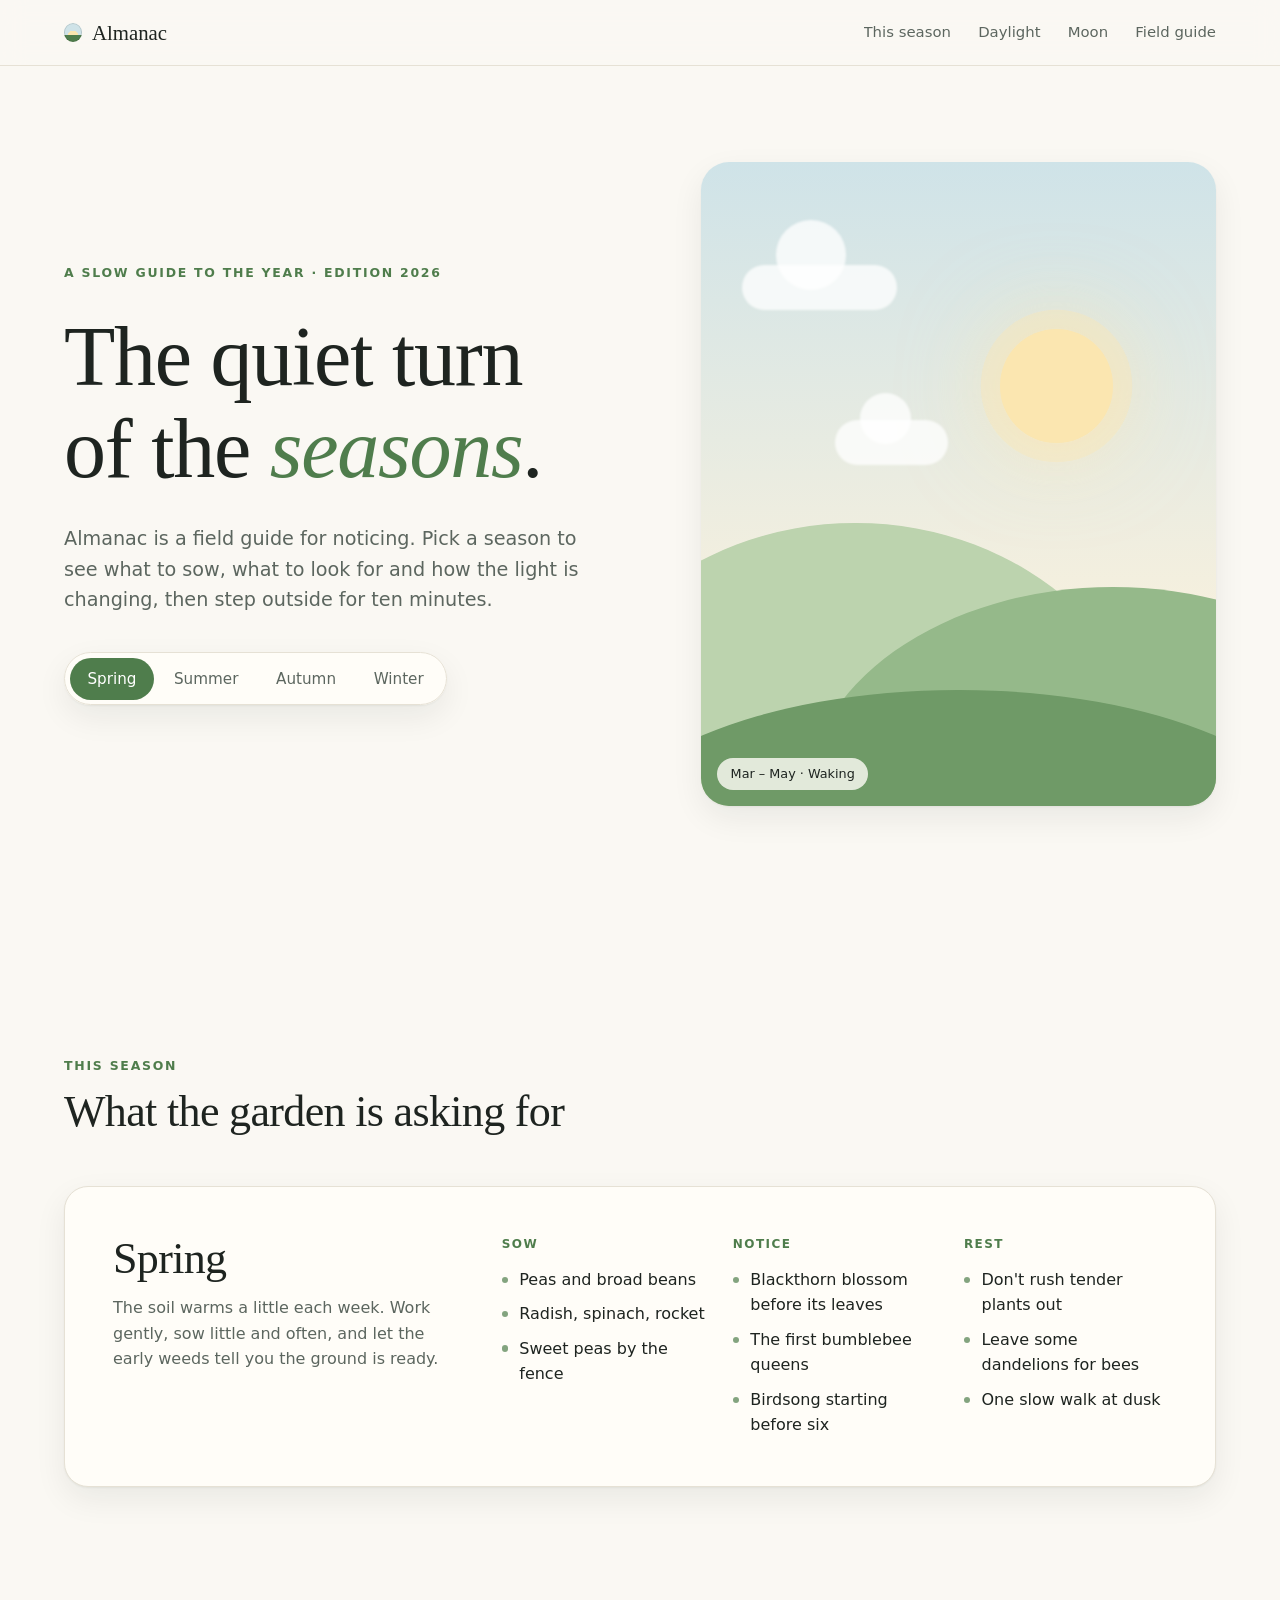
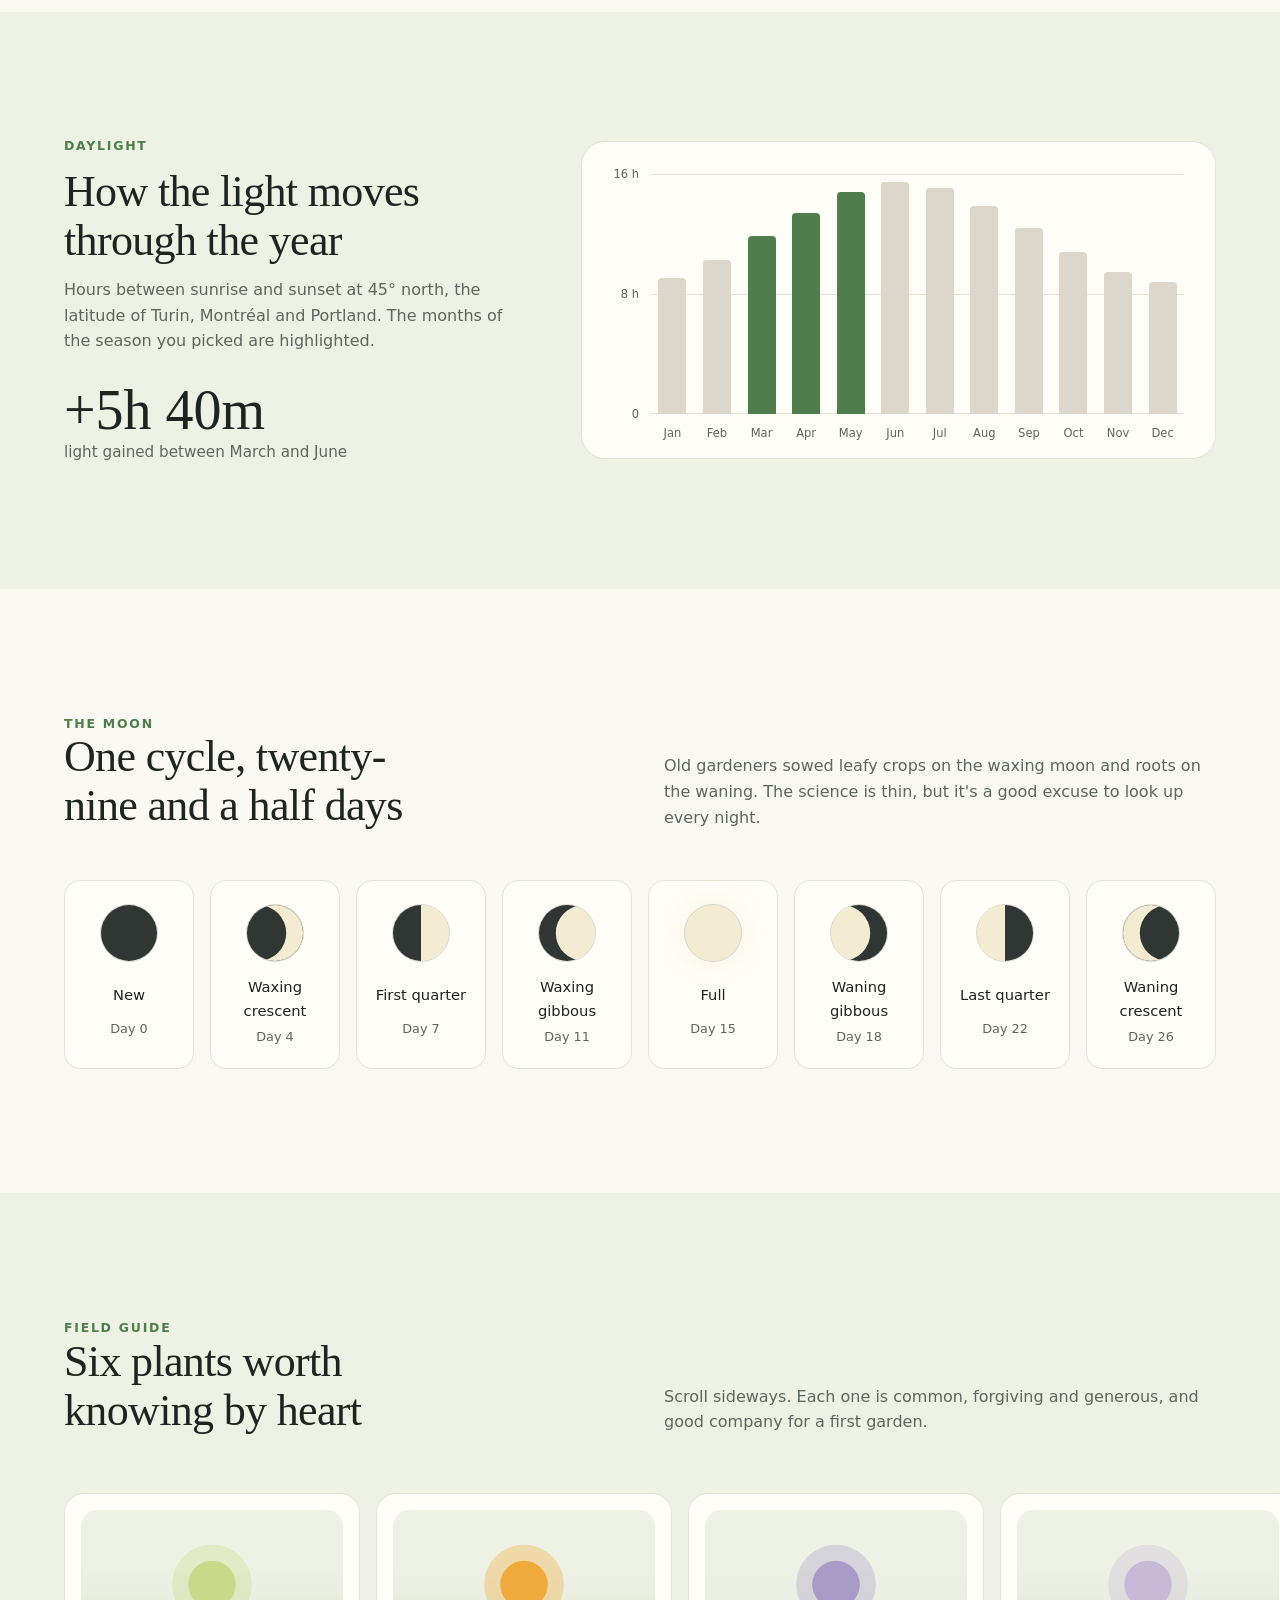
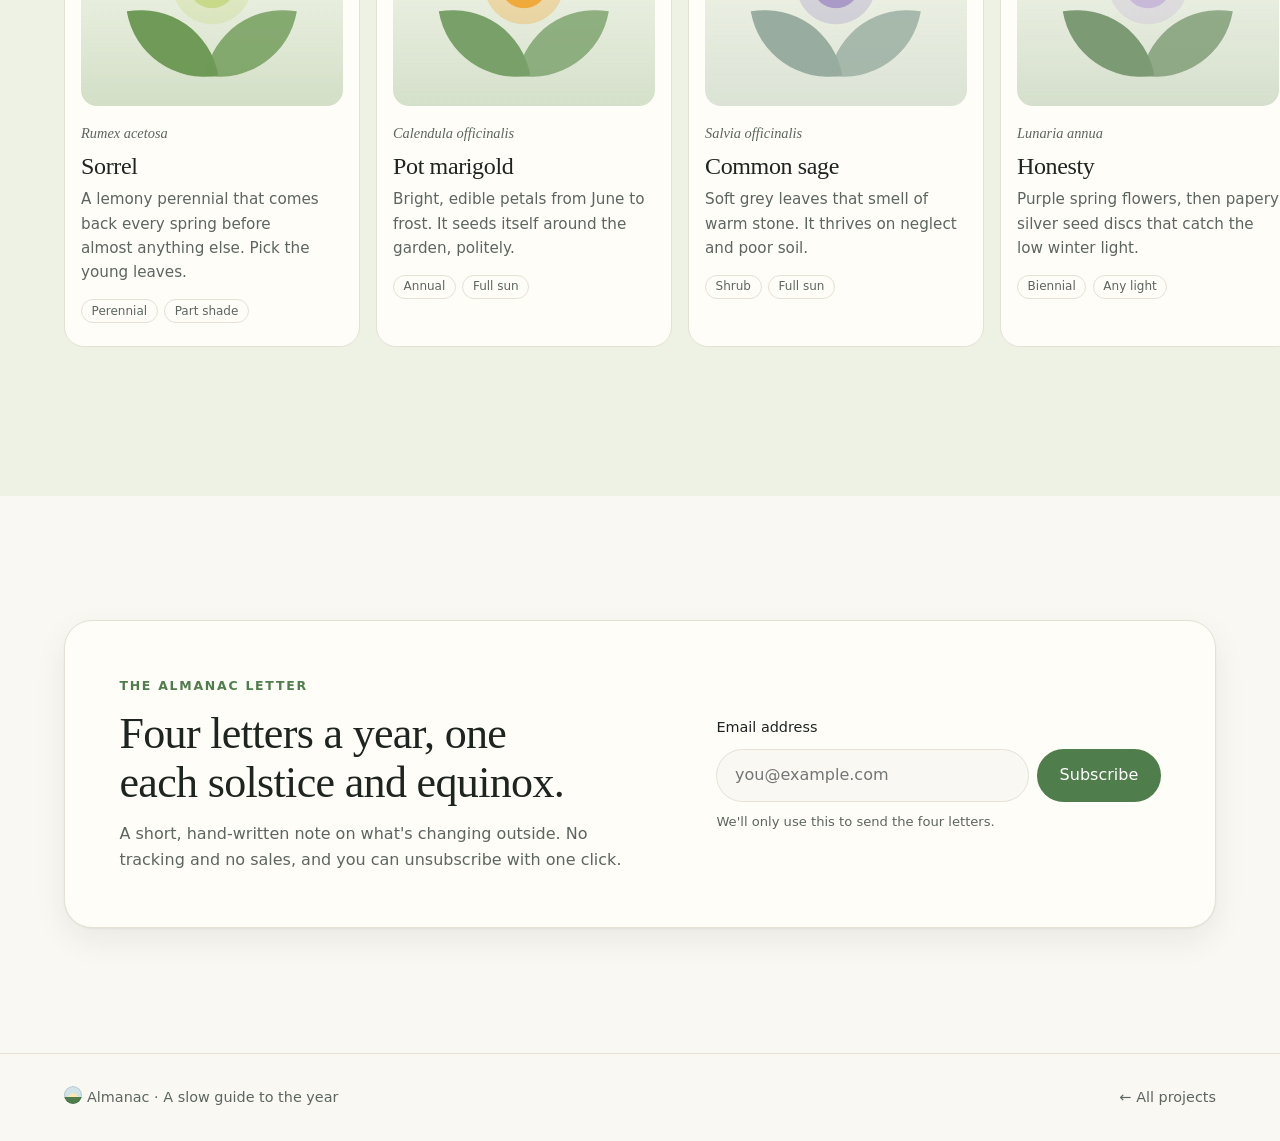
<file: seasonal-almanac-v1/index.html>
<!doctype html>
<html lang="en">
<head>
  <meta charset="utf-8">
  <meta name="viewport" content="width=device-width, initial-scale=1">
  <meta name="color-scheme" content="light dark">
  <title>Almanac — A Slow Guide to the Seasons</title>
  <meta name="description" content="Almanac is a quiet, seasonal field guide: what to sow, what to notice and how the light changes through spring, summer, autumn and winter.">
  <meta property="og:title" content="Almanac — A Slow Guide to the Seasons">
  <meta property="og:description" content="What to sow, what to notice and how the light changes, one season at a time.">
  <meta property="og:type" content="website">
  <link rel="stylesheet" href="styles.css">
</head>
<body>
  <a class="skip" href="#main">Skip to content</a>

  <header class="site-header">
    <div class="container header-inner">
      <a class="brand" href="#top" aria-label="Almanac, back to top">
        <span class="brand-mark" aria-hidden="true"></span>
        Almanac
      </a>
      <nav aria-label="Primary">
        <ul class="nav-list">
          <li><a href="#season">This season</a></li>
          <li><a href="#light">Daylight</a></li>
          <li><a href="#moon">Moon</a></li>
          <li><a href="#guide">Field guide</a></li>
        </ul>
      </nav>
    </div>
  </header>

  <main id="main">
    <!-- Hero + season dial. The four radios below re-theme the whole page via :has(). -->
    <section class="hero" id="top" aria-labelledby="hero-title">
      <div class="container hero-grid">
        <div class="hero-copy">
          <p class="eyebrow">A slow guide to the year · Edition 2026</p>
          <h1 id="hero-title">The quiet turn<br>of the <em>seasons</em>.</h1>
          <p class="lede">Almanac is a field guide for noticing. Pick a season to see what to sow, what to look for and how the light is changing, then step outside for ten minutes.</p>

          <fieldset class="dial">
            <legend>Choose a season</legend>
            <label><input type="radio" name="season" id="s-spring" value="spring" checked><span>Spring</span></label>
            <label><input type="radio" name="season" id="s-summer" value="summer"><span>Summer</span></label>
            <label><input type="radio" name="season" id="s-autumn" value="autumn"><span>Autumn</span></label>
            <label><input type="radio" name="season" id="s-winter" value="winter"><span>Winter</span></label>
          </fieldset>
        </div>

        <div class="scene" aria-hidden="true">
          <div class="sun"></div>
          <div class="cloud cloud-a"></div>
          <div class="cloud cloud-b"></div>
          <div class="hill hill-back"></div>
          <div class="hill hill-mid"></div>
          <div class="hill hill-front"></div>
          <div class="specks"><i></i><i></i><i></i><i></i><i></i><i></i><i></i><i></i></div>
          <p class="scene-tag">
            <span data-season="spring">Mar – May · Waking</span>
            <span data-season="summer">Jun – Aug · Fullness</span>
            <span data-season="autumn">Sep – Nov · Letting go</span>
            <span data-season="winter">Dec – Feb · Rest</span>
          </p>
        </div>
      </div>
    </section>

    <!-- Season detail panels -->
    <section class="section" id="season" aria-labelledby="season-title">
      <div class="container">
        <header class="section-head">
          <p class="eyebrow">This season</p>
          <h2 id="season-title">What the garden is asking for</h2>
        </header>

        <article class="panel" data-season="spring">
          <div class="panel-intro">
            <h3>Spring</h3>
            <p>The soil warms a little each week. Work gently, sow little and often, and let the early weeds tell you the ground is ready.</p>
          </div>
          <div class="panel-cols">
            <div class="col"><h4>Sow</h4><ul><li>Peas and broad beans</li><li>Radish, spinach, rocket</li><li>Sweet peas by the fence</li></ul></div>
            <div class="col"><h4>Notice</h4><ul><li>Blackthorn blossom before its leaves</li><li>The first bumblebee queens</li><li>Birdsong starting before six</li></ul></div>
            <div class="col"><h4>Rest</h4><ul><li>Don't rush tender plants out</li><li>Leave some dandelions for bees</li><li>One slow walk at dusk</li></ul></div>
          </div>
        </article>

        <article class="panel" data-season="summer">
          <div class="panel-intro">
            <h3>Summer</h3>
            <p>The days are long, and most of the work is watering and picking. Water in the evening, harvest in the morning, and sit in the shade at midday.</p>
          </div>
          <div class="panel-cols">
            <div class="col"><h4>Sow</h4><ul><li>Salad every three weeks</li><li>Late carrots and beetroot</li><li>Kale for the winter</li></ul></div>
            <div class="col"><h4>Notice</h4><ul><li>Swifts screaming overhead</li><li>Lime trees humming with bees</li><li>Warm stone after sunset</li></ul></div>
            <div class="col"><h4>Rest</h4><ul><li>Let the lawn grow a little</li><li>Save seed from the best plants</li><li>Eat outside, even once</li></ul></div>
          </div>
        </article>

        <article class="panel" data-season="autumn">
          <div class="panel-intro">
            <h3>Autumn</h3>
            <p>Growth slows and the colours turn. It's the time to gather and store, plant bulbs for spring, and leave the seed heads standing for the birds.</p>
          </div>
          <div class="panel-cols">
            <div class="col"><h4>Sow</h4><ul><li>Garlic and overwintering onions</li><li>Tulip and crocus bulbs</li><li>Green manure on bare beds</li></ul></div>
            <div class="col"><h4>Notice</h4><ul><li>Spider webs heavy with dew</li><li>Geese moving in long lines</li><li>The smell of wet leaves</li></ul></div>
            <div class="col"><h4>Rest</h4><ul><li>Leave a leaf pile for hedgehogs</li><li>Clean and oil the tools</li><li>Light a candle at five</li></ul></div>
          </div>
        </article>

        <article class="panel" data-season="winter">
          <div class="panel-intro">
            <h3>Winter</h3>
            <p>Very little grows, and that's fine. Plan next year, look at the bare shapes of the trees, and sit by a window while the light is short and low.</p>
          </div>
          <div class="panel-cols">
            <div class="col"><h4>Sow</h4><ul><li>Nothing outside — plan instead</li><li>Microgreens on the sill</li><li>Order seeds by candlelight</li></ul></div>
            <div class="col"><h4>Notice</h4><ul><li>Robins singing through the cold</li><li>Hazel catkins in February</li><li>Frost ferns on the glass</li></ul></div>
            <div class="col"><h4>Rest</h4><ul><li>Let the beds lie under mulch</li><li>Mend one thing slowly</li><li>Go to bed with the dark</li></ul></div>
          </div>
        </article>
      </div>
    </section>

    <!-- Daylight chart (single series, current season highlighted) -->
    <section class="section section-wash" id="light" aria-labelledby="light-title">
      <div class="container light-grid">
        <header class="section-head">
          <p class="eyebrow">Daylight</p>
          <h2 id="light-title">How the light moves through the year</h2>
          <p class="muted">Hours between sunrise and sunset at 45° north, the latitude of Turin, Montréal and Portland. The months of the season you picked are highlighted.</p>
          <p class="stat">
            <span class="stat-num" data-season="spring">+5h 40m</span>
            <span class="stat-num" data-season="summer">15h 30m</span>
            <span class="stat-num" data-season="autumn">−5h 20m</span>
            <span class="stat-num" data-season="winter">8h 50m</span>
            <span class="stat-label" data-season="spring">light gained between March and June</span>
            <span class="stat-label" data-season="summer">of daylight on the longest day</span>
            <span class="stat-label" data-season="autumn">light lost between September and December</span>
            <span class="stat-label" data-season="winter">of daylight on the shortest day</span>
          </p>
        </header>

        <figure class="chart">
          <figcaption class="visually-hidden">Monthly day length in hours at 45° north</figcaption>
          <ol class="bars">
            <li data-m="winter" style="--h: 9.1"><span class="bar"><span class="tip">9.1 h</span></span><span class="m">J<span class="m-rest">an</span></span></li>
            <li data-m="winter" style="--h: 10.3"><span class="bar"><span class="tip">10.3 h</span></span><span class="m">F<span class="m-rest">eb</span></span></li>
            <li data-m="spring" style="--h: 11.9"><span class="bar"><span class="tip">11.9 h</span></span><span class="m">M<span class="m-rest">ar</span></span></li>
            <li data-m="spring" style="--h: 13.4"><span class="bar"><span class="tip">13.4 h</span></span><span class="m">A<span class="m-rest">pr</span></span></li>
            <li data-m="spring" style="--h: 14.8"><span class="bar"><span class="tip">14.8 h</span></span><span class="m">M<span class="m-rest">ay</span></span></li>
            <li data-m="summer" style="--h: 15.5"><span class="bar"><span class="tip">15.5 h</span></span><span class="m">J<span class="m-rest">un</span></span></li>
            <li data-m="summer" style="--h: 15.1"><span class="bar"><span class="tip">15.1 h</span></span><span class="m">J<span class="m-rest">ul</span></span></li>
            <li data-m="summer" style="--h: 13.9"><span class="bar"><span class="tip">13.9 h</span></span><span class="m">A<span class="m-rest">ug</span></span></li>
            <li data-m="autumn" style="--h: 12.4"><span class="bar"><span class="tip">12.4 h</span></span><span class="m">S<span class="m-rest">ep</span></span></li>
            <li data-m="autumn" style="--h: 10.8"><span class="bar"><span class="tip">10.8 h</span></span><span class="m">O<span class="m-rest">ct</span></span></li>
            <li data-m="autumn" style="--h: 9.5"><span class="bar"><span class="tip">9.5 h</span></span><span class="m">N<span class="m-rest">ov</span></span></li>
            <li data-m="winter" style="--h: 8.8"><span class="bar"><span class="tip">8.8 h</span></span><span class="m">D<span class="m-rest">ec</span></span></li>
          </ol>
          <div class="axis" aria-hidden="true"><span>16 h</span><span>8 h</span><span>0</span></div>
        </figure>
      </div>
    </section>

    <!-- Moon phases -->
    <section class="section" id="moon" aria-labelledby="moon-title">
      <div class="container">
        <header class="section-head section-head-row">
          <div>
            <p class="eyebrow">The moon</p>
            <h2 id="moon-title">One cycle, twenty-nine and a half days</h2>
          </div>
          <p class="muted">Old gardeners sowed leafy crops on the waxing moon and roots on the waning. The science is thin, but it's a good excuse to look up every night.</p>
        </header>

        <ol class="moons">
          <li><span class="moon m-new" aria-hidden="true"></span><strong>New</strong><span>Day 0</span></li>
          <li><span class="moon m-wax-cres" aria-hidden="true"></span><strong>Waxing crescent</strong><span>Day 4</span></li>
          <li><span class="moon m-first" aria-hidden="true"></span><strong>First quarter</strong><span>Day 7</span></li>
          <li><span class="moon m-wax-gib" aria-hidden="true"></span><strong>Waxing gibbous</strong><span>Day 11</span></li>
          <li><span class="moon m-full" aria-hidden="true"></span><strong>Full</strong><span>Day 15</span></li>
          <li><span class="moon m-wan-gib" aria-hidden="true"></span><strong>Waning gibbous</strong><span>Day 18</span></li>
          <li><span class="moon m-last" aria-hidden="true"></span><strong>Last quarter</strong><span>Day 22</span></li>
          <li><span class="moon m-wan-cres" aria-hidden="true"></span><strong>Waning crescent</strong><span>Day 26</span></li>
        </ol>
      </div>
    </section>

    <!-- Field guide carousel (scroll snap) -->
    <section class="section section-wash" id="guide" aria-labelledby="guide-title">
      <div class="container">
        <header class="section-head section-head-row">
          <div>
            <p class="eyebrow">Field guide</p>
            <h2 id="guide-title">Six plants worth knowing by heart</h2>
          </div>
          <p class="muted">Scroll sideways. Each one is common, forgiving and generous, and good company for a first garden.</p>
        </header>
      </div>

      <ul class="rail" aria-label="Plants" tabindex="0">
        <li class="plant">
          <span class="plant-art art-sorrel" aria-hidden="true"></span>
          <p class="plant-latin">Rumex acetosa</p>
          <h3>Sorrel</h3>
          <p>A lemony perennial that comes back every spring before almost anything else. Pick the young leaves.</p>
          <p class="plant-meta"><span>Perennial</span><span>Part shade</span></p>
        </li>
        <li class="plant">
          <span class="plant-art art-calendula" aria-hidden="true"></span>
          <p class="plant-latin">Calendula officinalis</p>
          <h3>Pot marigold</h3>
          <p>Bright, edible petals from June to frost. It seeds itself around the garden, politely.</p>
          <p class="plant-meta"><span>Annual</span><span>Full sun</span></p>
        </li>
        <li class="plant">
          <span class="plant-art art-sage" aria-hidden="true"></span>
          <p class="plant-latin">Salvia officinalis</p>
          <h3>Common sage</h3>
          <p>Soft grey leaves that smell of warm stone. It thrives on neglect and poor soil.</p>
          <p class="plant-meta"><span>Shrub</span><span>Full sun</span></p>
        </li>
        <li class="plant">
          <span class="plant-art art-honesty" aria-hidden="true"></span>
          <p class="plant-latin">Lunaria annua</p>
          <h3>Honesty</h3>
          <p>Purple spring flowers, then papery silver seed discs that catch the low winter light.</p>
          <p class="plant-meta"><span>Biennial</span><span>Any light</span></p>
        </li>
        <li class="plant">
          <span class="plant-art art-chard" aria-hidden="true"></span>
          <p class="plant-latin">Beta vulgaris</p>
          <h3>Rainbow chard</h3>
          <p>Crimson and gold stems that shine through a winter frost. Cut leaves as you need them.</p>
          <p class="plant-meta"><span>Biennial</span><span>Sun or shade</span></p>
        </li>
        <li class="plant">
          <span class="plant-art art-hellebore" aria-hidden="true"></span>
          <p class="plant-latin">Helleborus niger</p>
          <h3>Hellebore</h3>
          <p>The Christmas rose flowers in the depths of winter, nodding quietly toward the soil.</p>
          <p class="plant-meta"><span>Perennial</span><span>Shade</span></p>
        </li>
      </ul>
    </section>

    <!-- Newsletter -->
    <section class="section" id="letter" aria-labelledby="letter-title">
      <div class="container">
        <div class="letter">
          <div>
            <p class="eyebrow">The Almanac letter</p>
            <h2 id="letter-title">Four letters a year, one each solstice and equinox.</h2>
            <p class="muted">A short, hand-written note on what's changing outside. No tracking and no sales, and you can unsubscribe with one click.</p>
          </div>
          <form class="letter-form" action="mailto:hello@almanac.example?subject=Subscribe" method="post" enctype="text/plain">
            <label for="email">Email address</label>
            <div class="field-row">
              <input id="email" name="email" type="email" required autocomplete="email" placeholder="you@example.com">
              <button type="submit">Subscribe</button>
            </div>
            <p class="hint">We'll only use this to send the four letters.</p>
          </form>
        </div>
      </div>
    </section>
  </main>

  <footer class="site-footer">
    <div class="container footer-inner">
      <p><span class="brand-mark" aria-hidden="true"></span> Almanac · A slow guide to the year</p>
      <p><a href="../index.html">← All projects</a></p>
    </div>
  </footer>
</body>
</html>
</file>
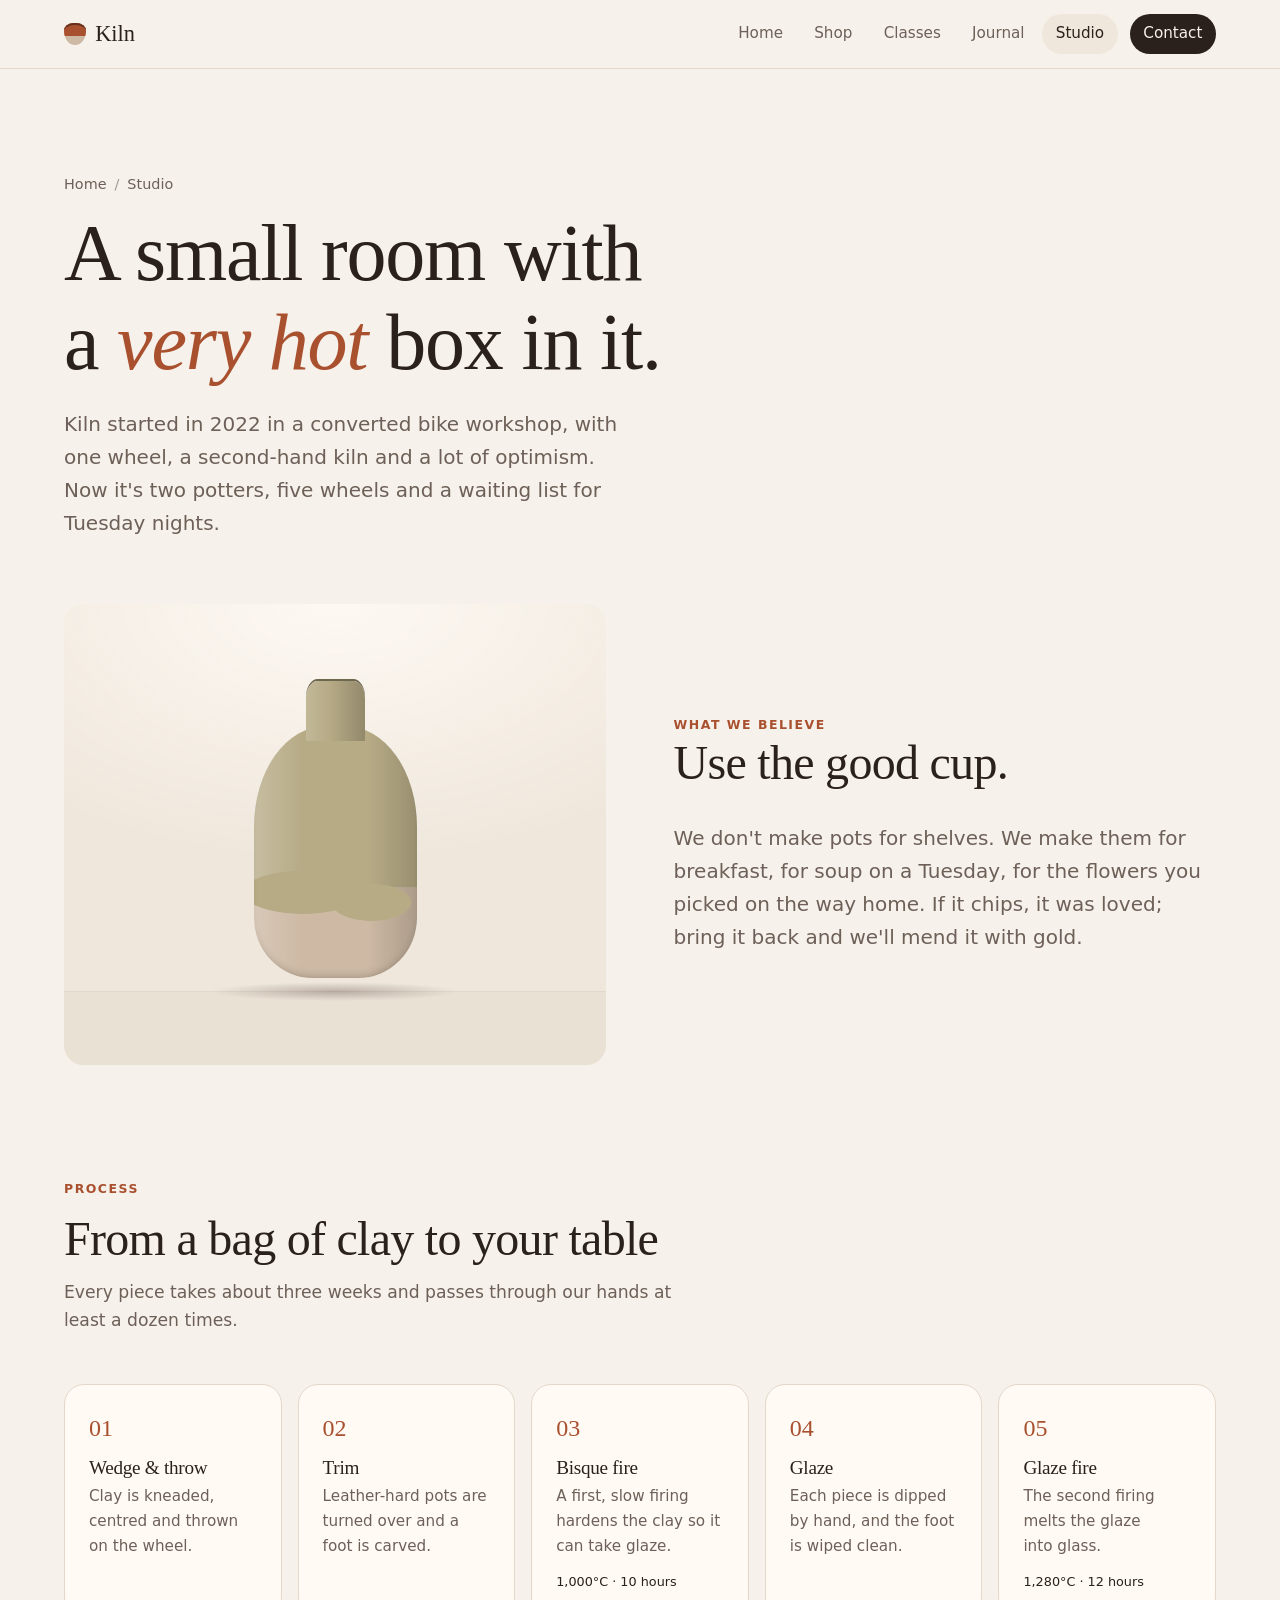
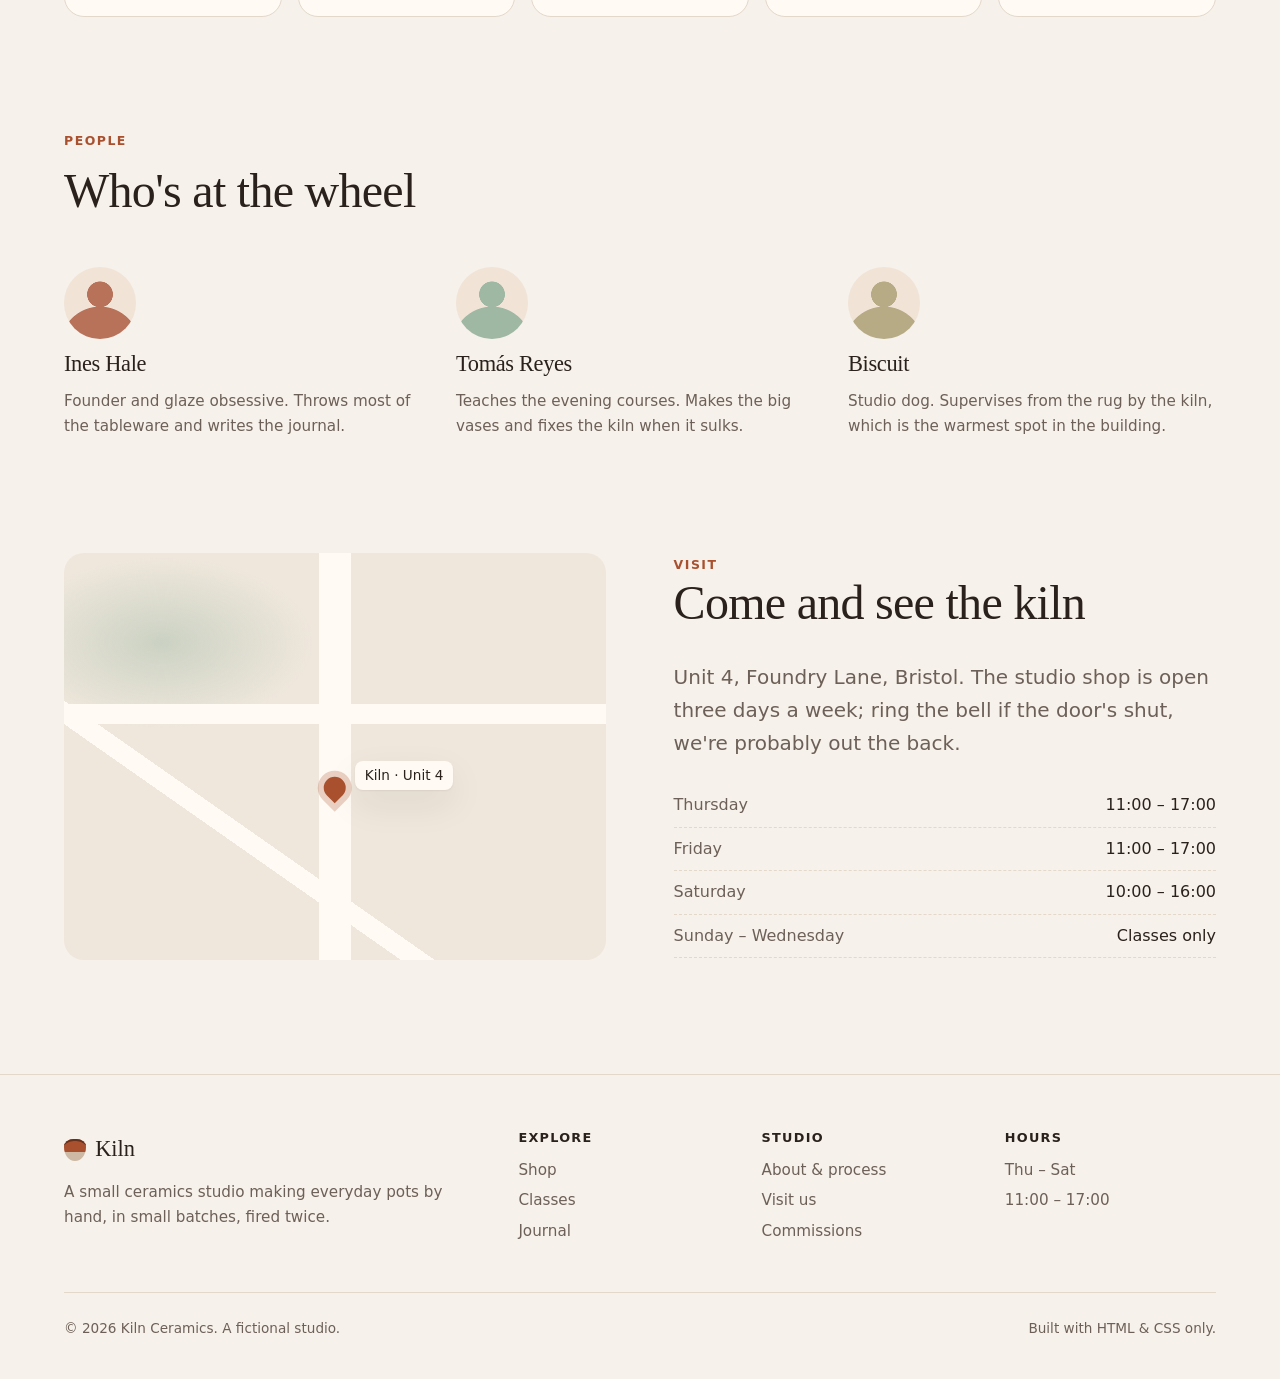
<file: ceramics-studio-v1/about.html>
<!doctype html>
<html lang="en">
<head>
  <meta charset="utf-8">
  <meta name="viewport" content="width=device-width, initial-scale=1">
  <meta name="color-scheme" content="light dark">
  <title>Studio — Kiln</title>
  <meta name="description" content="The story, process and people behind Kiln, a small ceramics studio, plus opening hours and how to visit.">
  <meta property="og:title" content="Studio — Kiln">
  <meta property="og:description" content="The story, process and people behind Kiln, a small ceramics studio, plus opening hours and how to visit.">
  <meta property="og:type" content="website">
  <link rel="stylesheet" href="styles.css">
</head>
<body>
  <a class="skip" href="#main">Skip to content</a>

  <header class="site-header">
    <div class="container header-inner">
      <a class="brand" href="index.html" aria-label="Kiln, home">
        <span class="brand-mark" aria-hidden="true"></span>
        Kiln
      </a>
      <button class="menu-btn" popovertarget="site-menu" aria-label="Open menu">
        <span class="menu-icon" aria-hidden="true"></span>
      </button>
      <nav id="site-menu" class="site-nav" popover aria-label="Primary">
        <ul class="nav-list">
          <li><a href="index.html">Home</a></li>
          <li><a href="shop.html">Shop</a></li>
          <li><a href="classes.html">Classes</a></li>
          <li><a href="journal.html">Journal</a></li>
          <li><a href="about.html" aria-current="page">Studio</a></li>
          <li class="nav-cta"><a href="contact.html">Contact</a></li>
        </ul>
      </nav>
    </div>
  </header>

  <main id="main">
    <section class="page-hero">
      <div class="container">
        <ol class="crumbs"><li><a href="index.html">Home</a></li><li>Studio</li></ol>
        <h1>A small room with a <em>very hot</em> box in it.</h1>
        <p class="lede">Kiln started in 2022 in a converted bike workshop, with one wheel, a second-hand kiln and a lot of optimism. Now it's two potters, five wheels and a waiting list for Tuesday nights.</p>
      </div>
    </section>

    <section class="section" style="padding-top: 0">
      <div class="container split">
        <div class="art" style="--glaze: var(--g-ash); --clay: var(--clay-stone)" role="img" aria-label="An ash-glazed vase"><div class="pot vase"></div></div>
        <div>
          <p class="eyebrow">What we believe</p>
          <h2>Use the good cup.</h2>
          <p class="lede mt-2">We don't make pots for shelves. We make them for breakfast, for soup on a Tuesday, for the flowers you picked on the way home. If it chips, it was loved; bring it back and we'll mend it with gold.</p>
        </div>
      </div>
    </section>

    <section class="section">
      <div class="container">
        <header class="section-head">
          <p class="eyebrow">Process</p>
          <h2>From a bag of clay to your table</h2>
          <p>Every piece takes about three weeks and passes through our hands at least a dozen times.</p>
        </header>
        <ol class="steps">
          <li><h3>Wedge &amp; throw</h3><p>Clay is kneaded, centred and thrown on the wheel.</p></li>
          <li><h3>Trim</h3><p>Leather-hard pots are turned over and a foot is carved.</p></li>
          <li><h3>Bisque fire</h3><p>A first, slow firing hardens the clay so it can take glaze.</p><span class="temp">1,000°C · 10 hours</span></li>
          <li><h3>Glaze</h3><p>Each piece is dipped by hand, and the foot is wiped clean.</p></li>
          <li><h3>Glaze fire</h3><p>The second firing melts the glaze into glass.</p><span class="temp">1,280°C · 12 hours</span></li>
        </ol>
      </div>
    </section>

    <section class="section">
      <div class="container">
        <header class="section-head">
          <p class="eyebrow">People</p>
          <h2>Who's at the wheel</h2>
        </header>
        <div class="people">
          <div class="person"><div class="avatar" style="--c: var(--clay-red)" aria-hidden="true"></div><h3>Ines Hale</h3><p>Founder and glaze obsessive. Throws most of the tableware and writes the journal.</p></div>
          <div class="person"><div class="avatar" style="--c: var(--g-celadon)" aria-hidden="true"></div><h3>Tomás Reyes</h3><p>Teaches the evening courses. Makes the big vases and fixes the kiln when it sulks.</p></div>
          <div class="person"><div class="avatar" style="--c: var(--g-ash)" aria-hidden="true"></div><h3>Biscuit</h3><p>Studio dog. Supervises from the rug by the kiln, which is the warmest spot in the building.</p></div>
        </div>
      </div>
    </section>

    <section class="section" id="visit">
      <div class="container split">
        <div class="map" role="img" aria-label="Map showing the studio on Foundry Lane"><span>Kiln · Unit 4</span></div>
        <div>
          <p class="eyebrow">Visit</p>
          <h2>Come and see the kiln</h2>
          <p class="lede mt-2">Unit 4, Foundry Lane, Bristol. The studio shop is open three days a week; ring the bell if the door's shut, we're probably out the back.</p>
          <dl class="hours mt-2">
            <div><dt>Thursday</dt><dd>11:00 – 17:00</dd></div>
            <div><dt>Friday</dt><dd>11:00 – 17:00</dd></div>
            <div><dt>Saturday</dt><dd>10:00 – 16:00</dd></div>
            <div><dt>Sunday – Wednesday</dt><dd>Classes only</dd></div>
          </dl>
        </div>
      </div>
    </section>
  </main>

  <footer class="site-footer">
    <div class="container">
      <div class="footer-grid">
        <div>
          <a class="brand" href="index.html"><span class="brand-mark" aria-hidden="true"></span>Kiln</a>
          <p>A small ceramics studio making everyday pots by hand, in small batches, fired twice.</p>
        </div>
        <nav aria-label="Footer">
          <h2>Explore</h2>
          <ul>
            <li><a href="shop.html">Shop</a></li>
            <li><a href="classes.html">Classes</a></li>
            <li><a href="journal.html">Journal</a></li>
          </ul>
        </nav>
        <div>
          <h2>Studio</h2>
          <ul>
            <li><a href="about.html">About &amp; process</a></li>
            <li><a href="about.html#visit">Visit us</a></li>
            <li><a href="contact.html">Commissions</a></li>
          </ul>
        </div>
        <div>
          <h2>Hours</h2>
          <ul>
            <li>Thu – Sat</li>
            <li>11:00 – 17:00</li>
          </ul>
        </div>
      </div>
      <div class="footer-base">
        <p>© 2026 Kiln Ceramics. A fictional studio.</p>
        <p>Built with HTML &amp; CSS only.</p>
      </div>
    </div>
  </footer>
</body>
</html>
</file>
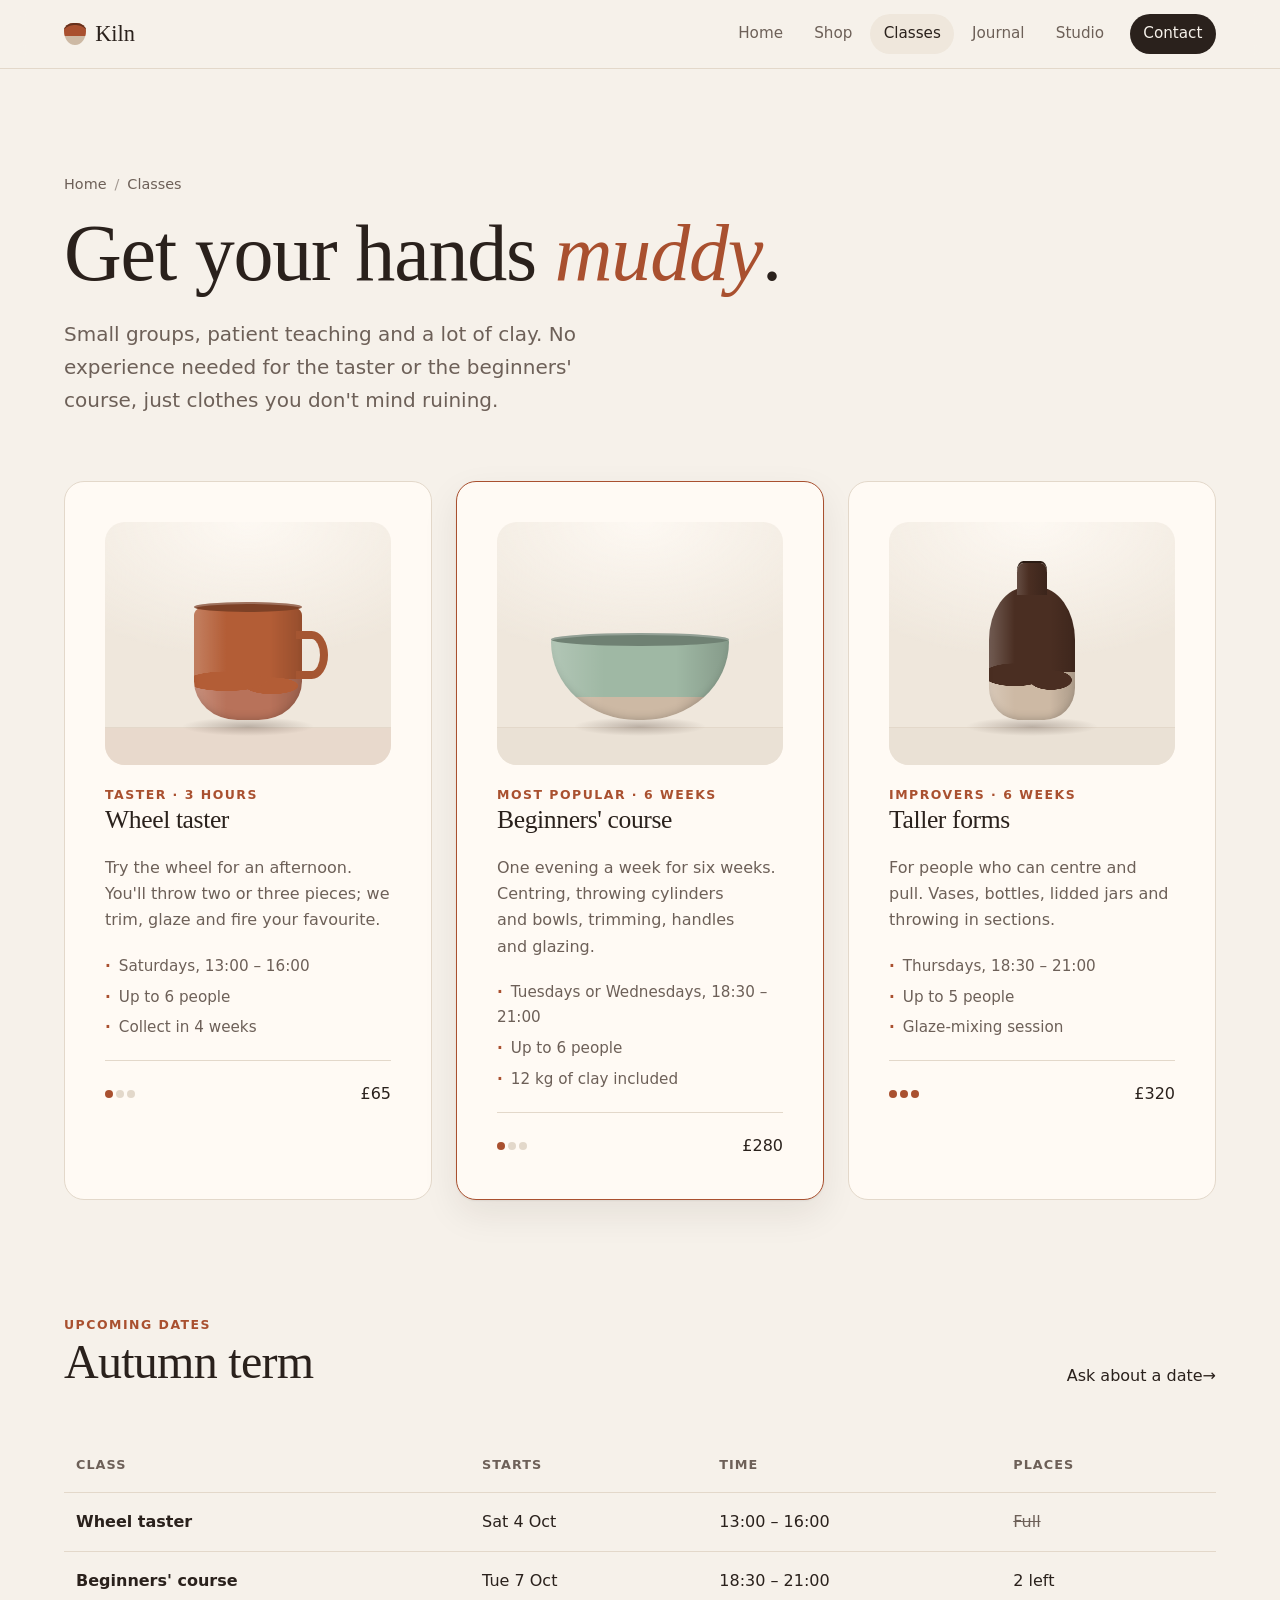
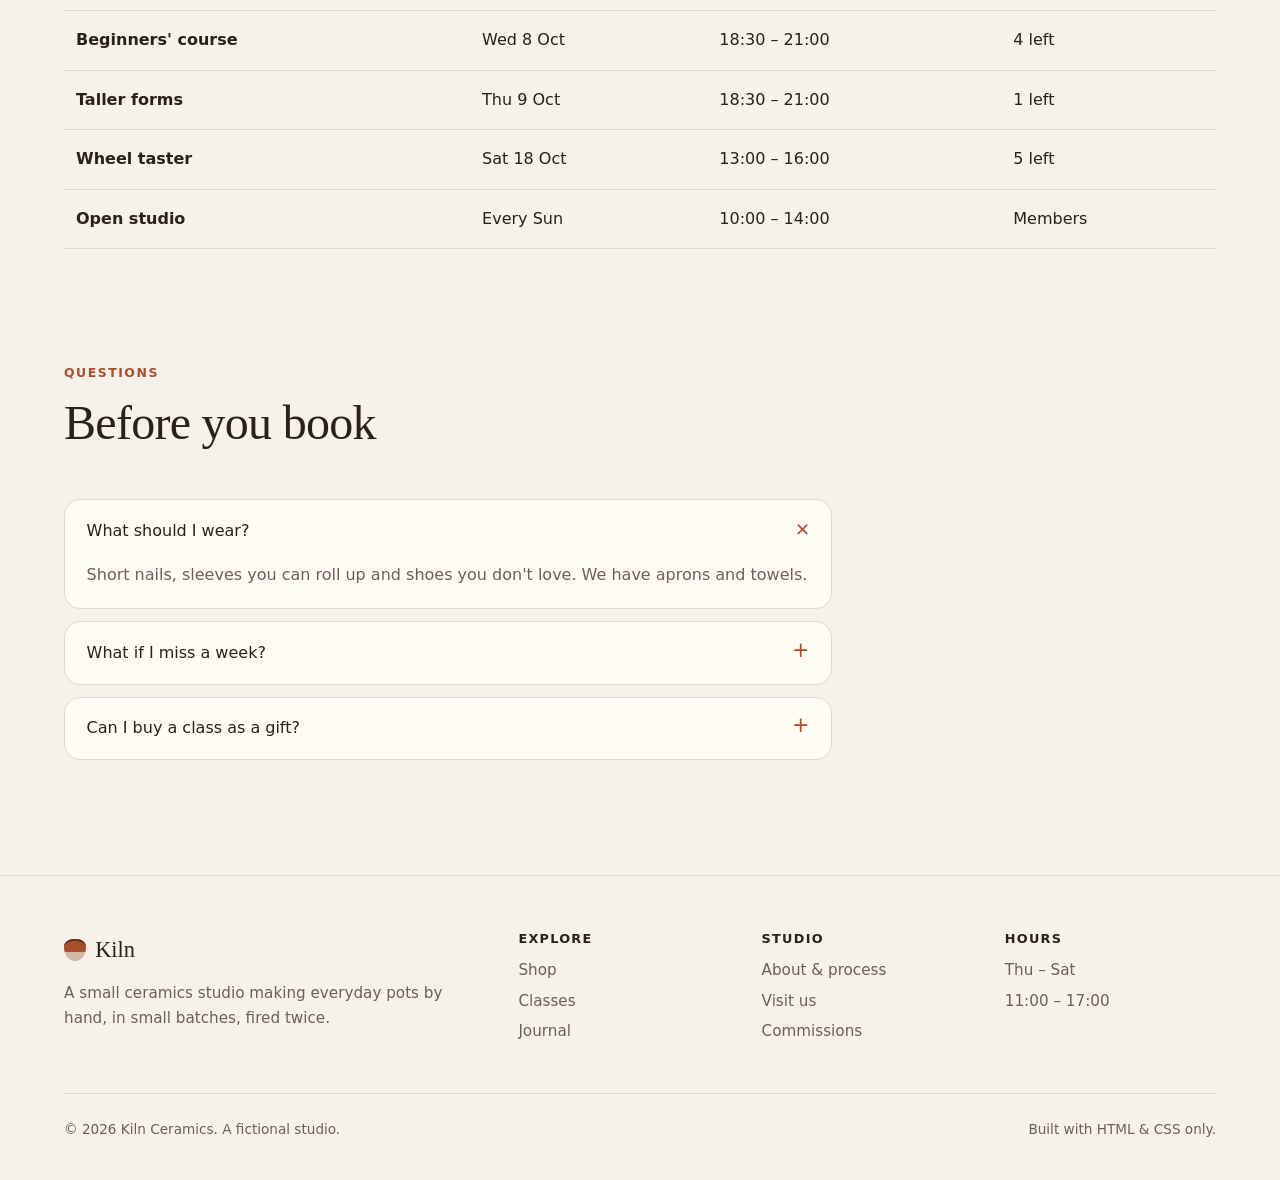
<file: ceramics-studio-v1/classes.html>
<!doctype html>
<html lang="en">
<head>
  <meta charset="utf-8">
  <meta name="viewport" content="width=device-width, initial-scale=1">
  <meta name="color-scheme" content="light dark">
  <title>Classes — Kiln</title>
  <meta name="description" content="Wheel-throwing tasters, six-week beginners' courses and improvers' classes at the Kiln ceramics studio.">
  <meta property="og:title" content="Classes — Kiln">
  <meta property="og:description" content="Wheel-throwing tasters, six-week beginners' courses and improvers' classes at the Kiln ceramics studio.">
  <meta property="og:type" content="website">
  <link rel="stylesheet" href="styles.css">
</head>
<body>
  <a class="skip" href="#main">Skip to content</a>

  <header class="site-header">
    <div class="container header-inner">
      <a class="brand" href="index.html" aria-label="Kiln, home">
        <span class="brand-mark" aria-hidden="true"></span>
        Kiln
      </a>
      <button class="menu-btn" popovertarget="site-menu" aria-label="Open menu">
        <span class="menu-icon" aria-hidden="true"></span>
      </button>
      <nav id="site-menu" class="site-nav" popover aria-label="Primary">
        <ul class="nav-list">
          <li><a href="index.html">Home</a></li>
          <li><a href="shop.html">Shop</a></li>
          <li><a href="classes.html" aria-current="page">Classes</a></li>
          <li><a href="journal.html">Journal</a></li>
          <li><a href="about.html">Studio</a></li>
          <li class="nav-cta"><a href="contact.html">Contact</a></li>
        </ul>
      </nav>
    </div>
  </header>

  <main id="main">
    <section class="page-hero">
      <div class="container">
        <ol class="crumbs"><li><a href="index.html">Home</a></li><li>Classes</li></ol>
        <h1>Get your hands <em>muddy</em>.</h1>
        <p class="lede">Small groups, patient teaching and a lot of clay. No experience needed for the taster or the beginners' course, just clothes you don't mind ruining.</p>
      </div>
    </section>

    <section class="section" style="padding-top: 0">
      <div class="container grid-3">
        <article class="panel class-card">
          <div class="art" style="--glaze: var(--g-rust); --clay: var(--clay-red)" aria-hidden="true"><div class="pot cup"></div></div>
          <div><p class="eyebrow">Taster · 3 hours</p><h2 style="font-size: 1.6rem">Wheel taster</h2></div>
          <p class="muted">Try the wheel for an afternoon. You'll throw two or three pieces; we trim, glaze and fire your favourite.</p>
          <ul><li>Saturdays, 13:00 – 16:00</li><li>Up to 6 people</li><li>Collect in 4 weeks</li></ul>
          <div class="meta"><span class="level" data-n="1" aria-label="Level: beginner"><i></i><i></i><i></i></span><span class="price">£65</span></div>
        </article>
        <article class="panel class-card featured">
          <div class="art" style="--glaze: var(--g-celadon); --clay: var(--clay-stone)" aria-hidden="true"><div class="pot bowl"></div></div>
          <div><p class="eyebrow">Most popular · 6 weeks</p><h2 style="font-size: 1.6rem">Beginners' course</h2></div>
          <p class="muted">One evening a week for six weeks. Centring, throwing cylinders and bowls, trimming, handles and glazing.</p>
          <ul><li>Tuesdays or Wednesdays, 18:30 – 21:00</li><li>Up to 6 people</li><li>12 kg of clay included</li></ul>
          <div class="meta"><span class="level" data-n="1" aria-label="Level: beginner"><i></i><i></i><i></i></span><span class="price">£280</span></div>
        </article>
        <article class="panel class-card">
          <div class="art" style="--glaze: var(--g-tenmoku); --clay: var(--clay-stone)" aria-hidden="true"><div class="pot vase"></div></div>
          <div><p class="eyebrow">Improvers · 6 weeks</p><h2 style="font-size: 1.6rem">Taller forms</h2></div>
          <p class="muted">For people who can centre and pull. Vases, bottles, lidded jars and throwing in sections.</p>
          <ul><li>Thursdays, 18:30 – 21:00</li><li>Up to 5 people</li><li>Glaze-mixing session</li></ul>
          <div class="meta"><span class="level" data-n="3" aria-label="Level: advanced"><i></i><i></i><i></i></span><span class="price">£320</span></div>
        </article>
      </div>
    </section>

    <section class="section">
      <div class="container">
        <header class="section-head row">
          <div>
            <p class="eyebrow">Upcoming dates</p>
            <h2>Autumn term</h2>
          </div>
          <a class="link-arrow" href="contact.html">Ask about a date</a>
        </header>
        <div class="table-wrap">
          <table class="schedule">
            <thead>
              <tr><th scope="col">Class</th><th scope="col">Starts</th><th scope="col">Time</th><th scope="col">Places</th></tr>
            </thead>
            <tbody>
              <tr><th scope="row">Wheel taster</th><td>Sat 4 Oct</td><td>13:00 – 16:00</td><td class="full">Full</td></tr>
              <tr><th scope="row">Beginners' course</th><td>Tue 7 Oct</td><td>18:30 – 21:00</td><td>2 left</td></tr>
              <tr><th scope="row">Beginners' course</th><td>Wed 8 Oct</td><td>18:30 – 21:00</td><td>4 left</td></tr>
              <tr><th scope="row">Taller forms</th><td>Thu 9 Oct</td><td>18:30 – 21:00</td><td>1 left</td></tr>
              <tr><th scope="row">Wheel taster</th><td>Sat 18 Oct</td><td>13:00 – 16:00</td><td>5 left</td></tr>
              <tr><th scope="row">Open studio</th><td>Every Sun</td><td>10:00 – 14:00</td><td>Members</td></tr>
            </tbody>
          </table>
        </div>
      </div>
    </section>

    <section class="section">
      <div class="container">
        <header class="section-head">
          <p class="eyebrow">Questions</p>
          <h2>Before you book</h2>
        </header>
        <div class="faq">
          <details name="faq" open>
            <summary>What should I wear?</summary>
            <p>Short nails, sleeves you can roll up and shoes you don't love. We have aprons and towels.</p>
          </details>
          <details name="faq">
            <summary>What if I miss a week?</summary>
            <p>Let us know and you can make it up at an open studio session in the same term.</p>
          </details>
          <details name="faq">
            <summary>Can I buy a class as a gift?</summary>
            <p>Yes, gift vouchers are valid for a year and cover any class. <a href="contact.html">Get in touch</a> and we'll post one out.</p>
          </details>
        </div>
      </div>
    </section>
  </main>

  <footer class="site-footer">
    <div class="container">
      <div class="footer-grid">
        <div>
          <a class="brand" href="index.html"><span class="brand-mark" aria-hidden="true"></span>Kiln</a>
          <p>A small ceramics studio making everyday pots by hand, in small batches, fired twice.</p>
        </div>
        <nav aria-label="Footer">
          <h2>Explore</h2>
          <ul>
            <li><a href="shop.html">Shop</a></li>
            <li><a href="classes.html">Classes</a></li>
            <li><a href="journal.html">Journal</a></li>
          </ul>
        </nav>
        <div>
          <h2>Studio</h2>
          <ul>
            <li><a href="about.html">About &amp; process</a></li>
            <li><a href="about.html#visit">Visit us</a></li>
            <li><a href="contact.html">Commissions</a></li>
          </ul>
        </div>
        <div>
          <h2>Hours</h2>
          <ul>
            <li>Thu – Sat</li>
            <li>11:00 – 17:00</li>
          </ul>
        </div>
      </div>
      <div class="footer-base">
        <p>© 2026 Kiln Ceramics. A fictional studio.</p>
        <p>Built with HTML &amp; CSS only.</p>
      </div>
    </div>
  </footer>
</body>
</html>
</file>
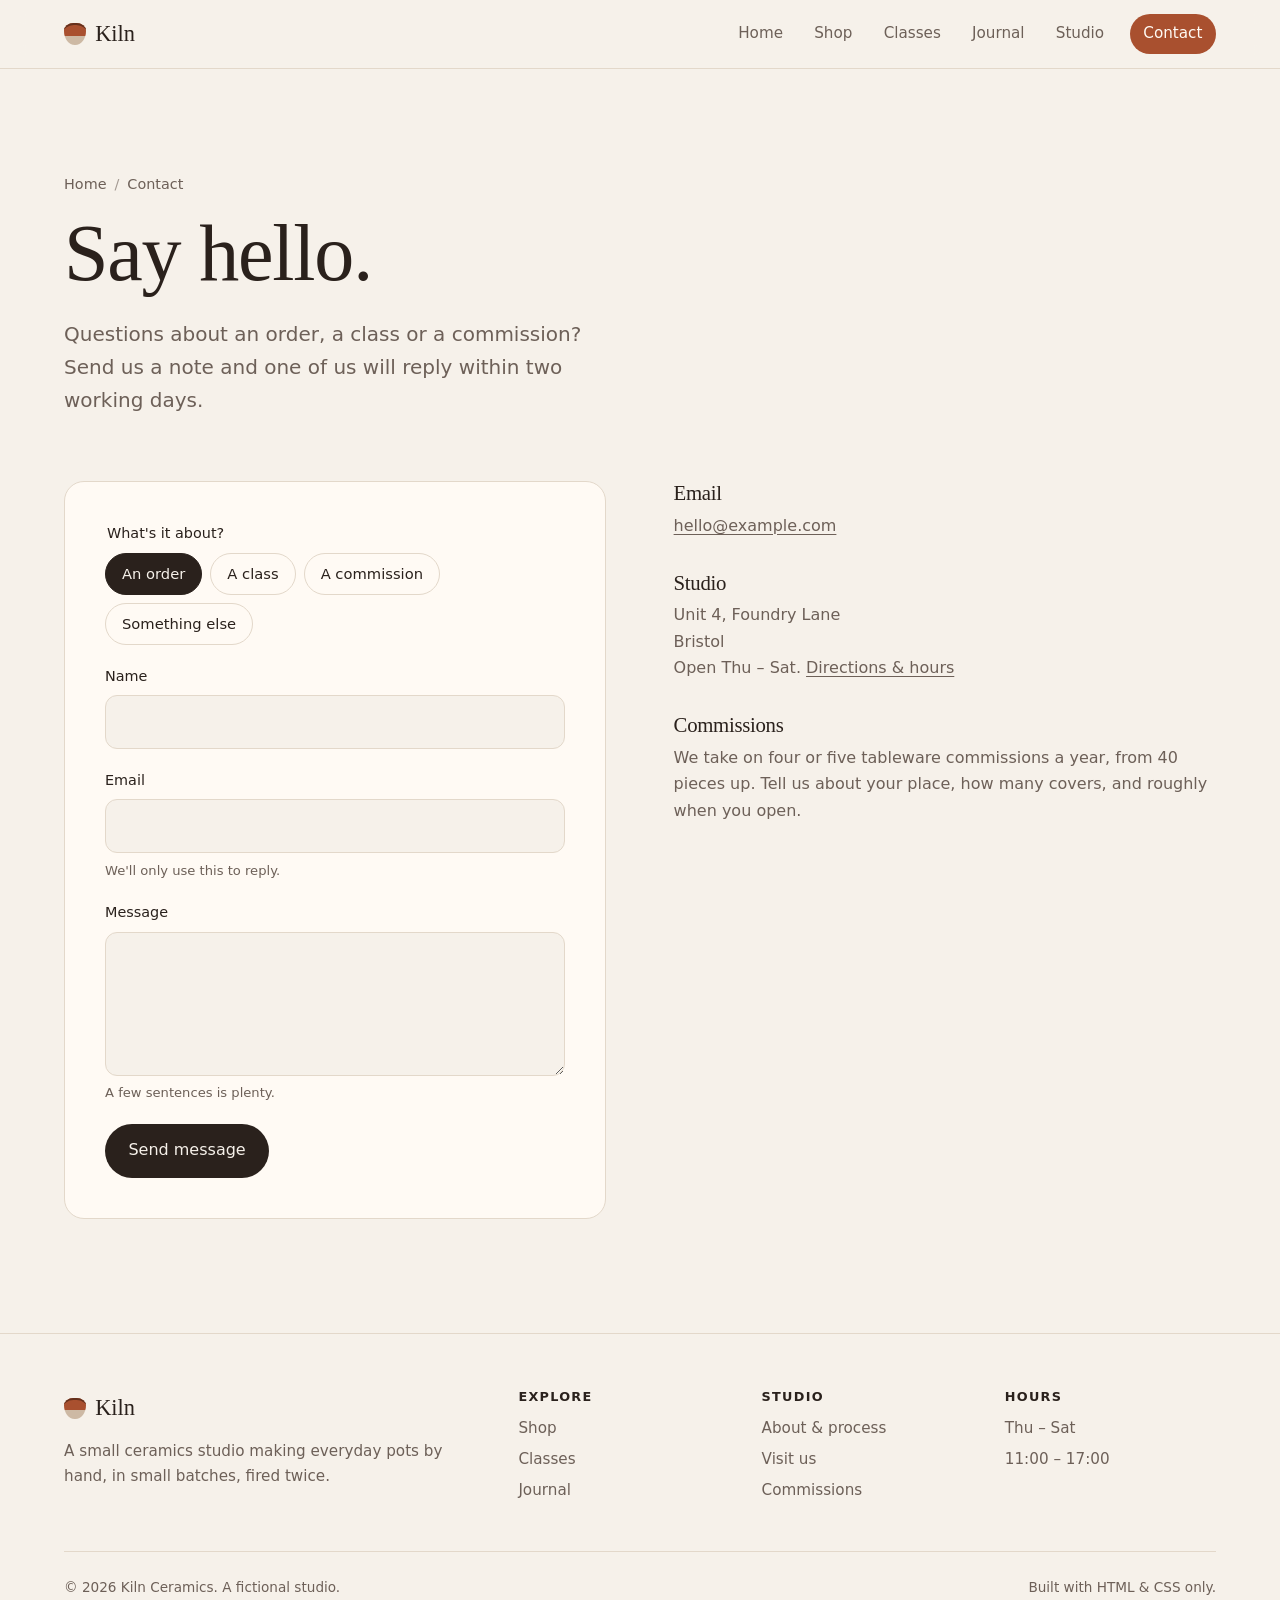
<file: ceramics-studio-v1/contact.html>
<!doctype html>
<html lang="en">
<head>
  <meta charset="utf-8">
  <meta name="viewport" content="width=device-width, initial-scale=1">
  <meta name="color-scheme" content="light dark">
  <title>Contact — Kiln</title>
  <meta name="description" content="Get in touch with Kiln about orders, classes or tableware commissions.">
  <meta property="og:title" content="Contact — Kiln">
  <meta property="og:description" content="Get in touch with Kiln about orders, classes or tableware commissions.">
  <meta property="og:type" content="website">
  <link rel="stylesheet" href="styles.css">
</head>
<body>
  <a class="skip" href="#main">Skip to content</a>

  <header class="site-header">
    <div class="container header-inner">
      <a class="brand" href="index.html" aria-label="Kiln, home">
        <span class="brand-mark" aria-hidden="true"></span>
        Kiln
      </a>
      <button class="menu-btn" popovertarget="site-menu" aria-label="Open menu">
        <span class="menu-icon" aria-hidden="true"></span>
      </button>
      <nav id="site-menu" class="site-nav" popover aria-label="Primary">
        <ul class="nav-list">
          <li><a href="index.html">Home</a></li>
          <li><a href="shop.html">Shop</a></li>
          <li><a href="classes.html">Classes</a></li>
          <li><a href="journal.html">Journal</a></li>
          <li><a href="about.html">Studio</a></li>
          <li class="nav-cta"><a href="contact.html" aria-current="page">Contact</a></li>
        </ul>
      </nav>
    </div>
  </header>

  <main id="main">
    <section class="page-hero">
      <div class="container">
        <ol class="crumbs"><li><a href="index.html">Home</a></li><li>Contact</li></ol>
        <h1>Say hello.</h1>
        <p class="lede">Questions about an order, a class or a commission? Send us a note and one of us will reply within two working days.</p>
      </div>
    </section>

    <section class="section" style="padding-top: 0">
      <div class="container split" style="align-items: start">
        <form class="panel form" action="mailto:hello@example.com" method="post" enctype="text/plain">
          <fieldset class="field">
            <legend class="field-label" style="font-size: 0.9rem; font-weight: 500; margin-bottom: 0.4rem">What's it about?</legend>
            <div class="choices">
              <label><input type="radio" name="topic" value="Order" checked>An order</label>
              <label><input type="radio" name="topic" value="Class">A class</label>
              <label><input type="radio" name="topic" value="Commission">A commission</label>
              <label><input type="radio" name="topic" value="Other">Something else</label>
            </div>
          </fieldset>
          <div class="row">
            <label class="field"><span>Name</span><input type="text" name="name" autocomplete="name" required></label>
            <label class="field"><span>Email</span><input type="email" name="email" autocomplete="email" required><small>We'll only use this to reply.</small></label>
          </div>
          <label class="field">
            <span>Message</span>
            <textarea name="message" required minlength="10"></textarea>
            <small>A few sentences is plenty.</small>
          </label>
          <div><button class="btn" type="submit">Send message</button></div>
        </form>

        <aside class="contact-aside">
          <div>
            <h2>Email</h2>
            <p><a href="mailto:hello@example.com">hello@example.com</a></p>
          </div>
          <div>
            <h2>Studio</h2>
            <p>Unit 4, Foundry Lane<br>Bristol<br>Open Thu – Sat. <a href="about.html#visit">Directions &amp; hours</a></p>
          </div>
          <div>
            <h2>Commissions</h2>
            <p>We take on four or five tableware commissions a year, from 40 pieces up. Tell us about your place, how many covers, and roughly when you open.</p>
          </div>
        </aside>
      </div>
    </section>
  </main>

  <footer class="site-footer">
    <div class="container">
      <div class="footer-grid">
        <div>
          <a class="brand" href="index.html"><span class="brand-mark" aria-hidden="true"></span>Kiln</a>
          <p>A small ceramics studio making everyday pots by hand, in small batches, fired twice.</p>
        </div>
        <nav aria-label="Footer">
          <h2>Explore</h2>
          <ul>
            <li><a href="shop.html">Shop</a></li>
            <li><a href="classes.html">Classes</a></li>
            <li><a href="journal.html">Journal</a></li>
          </ul>
        </nav>
        <div>
          <h2>Studio</h2>
          <ul>
            <li><a href="about.html">About &amp; process</a></li>
            <li><a href="about.html#visit">Visit us</a></li>
            <li><a href="contact.html">Commissions</a></li>
          </ul>
        </div>
        <div>
          <h2>Hours</h2>
          <ul>
            <li>Thu – Sat</li>
            <li>11:00 – 17:00</li>
          </ul>
        </div>
      </div>
      <div class="footer-base">
        <p>© 2026 Kiln Ceramics. A fictional studio.</p>
        <p>Built with HTML &amp; CSS only.</p>
      </div>
    </div>
  </footer>
</body>
</html>
</file>
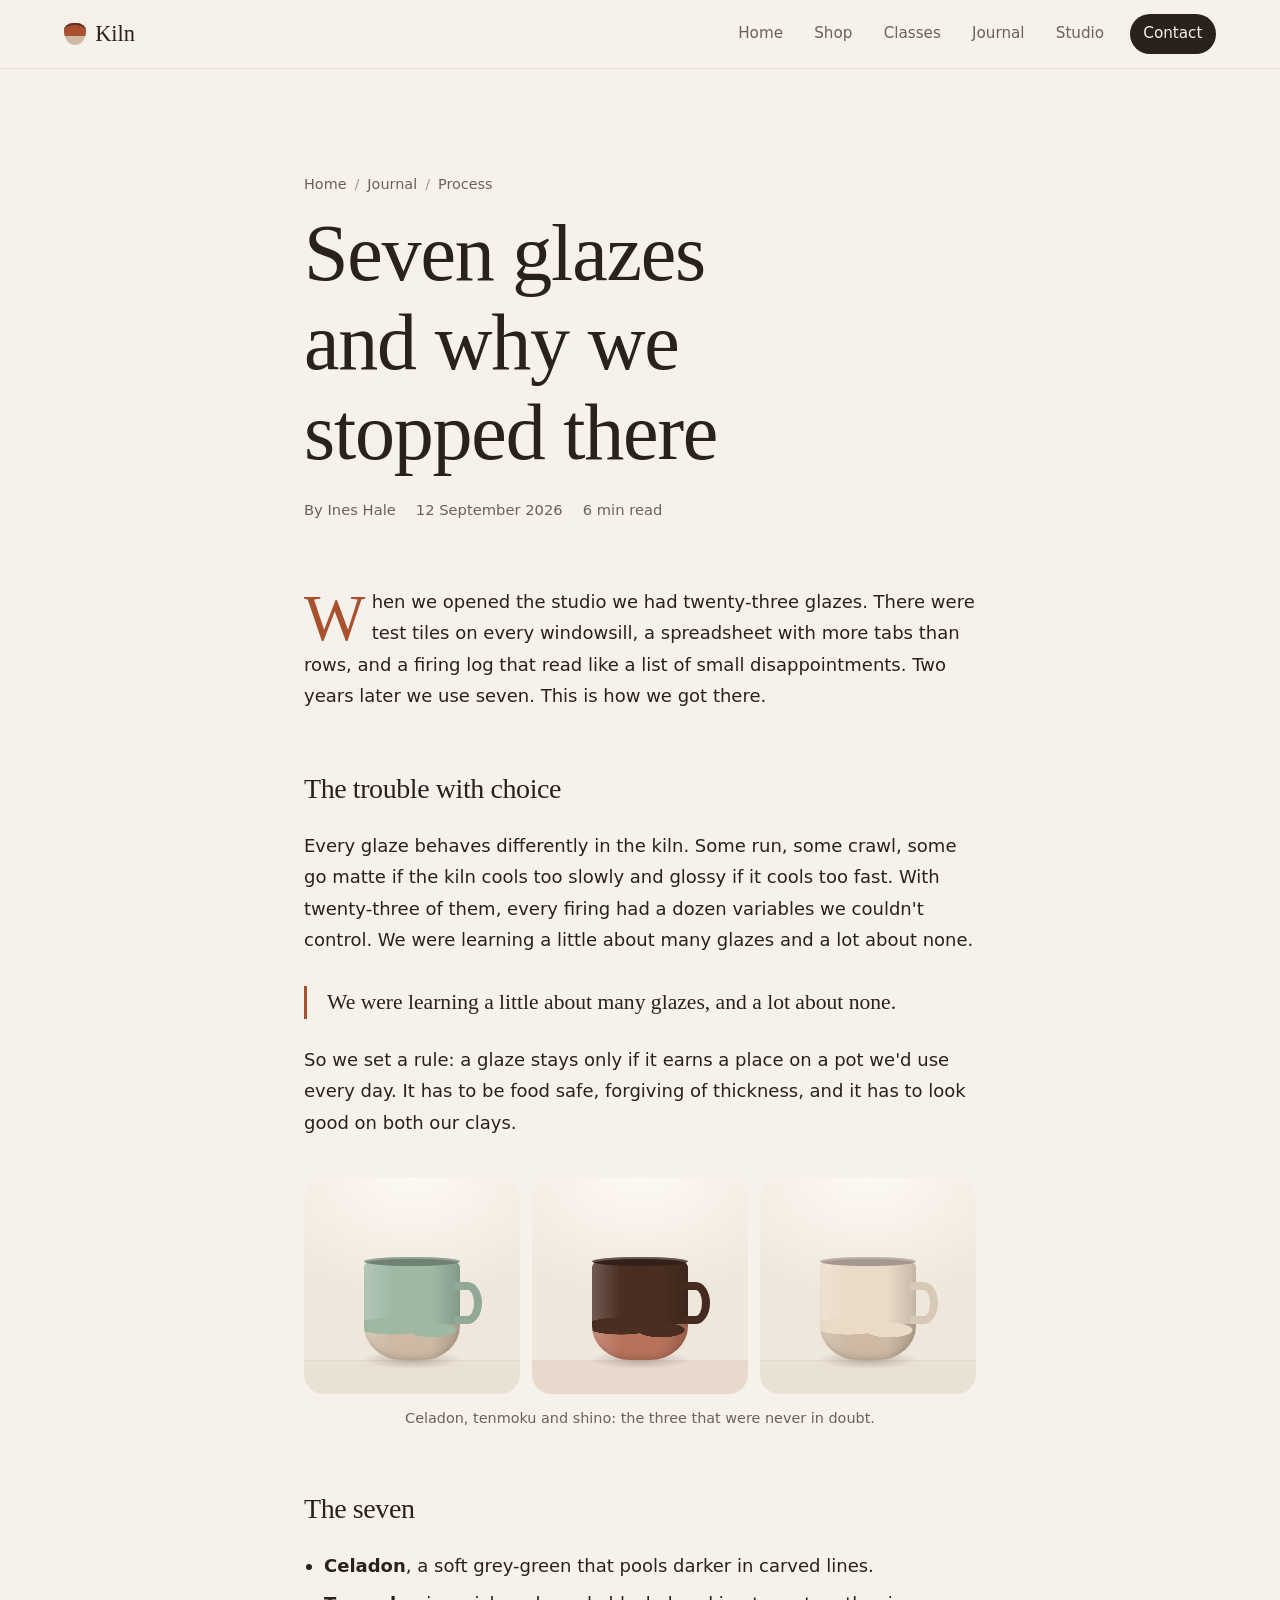
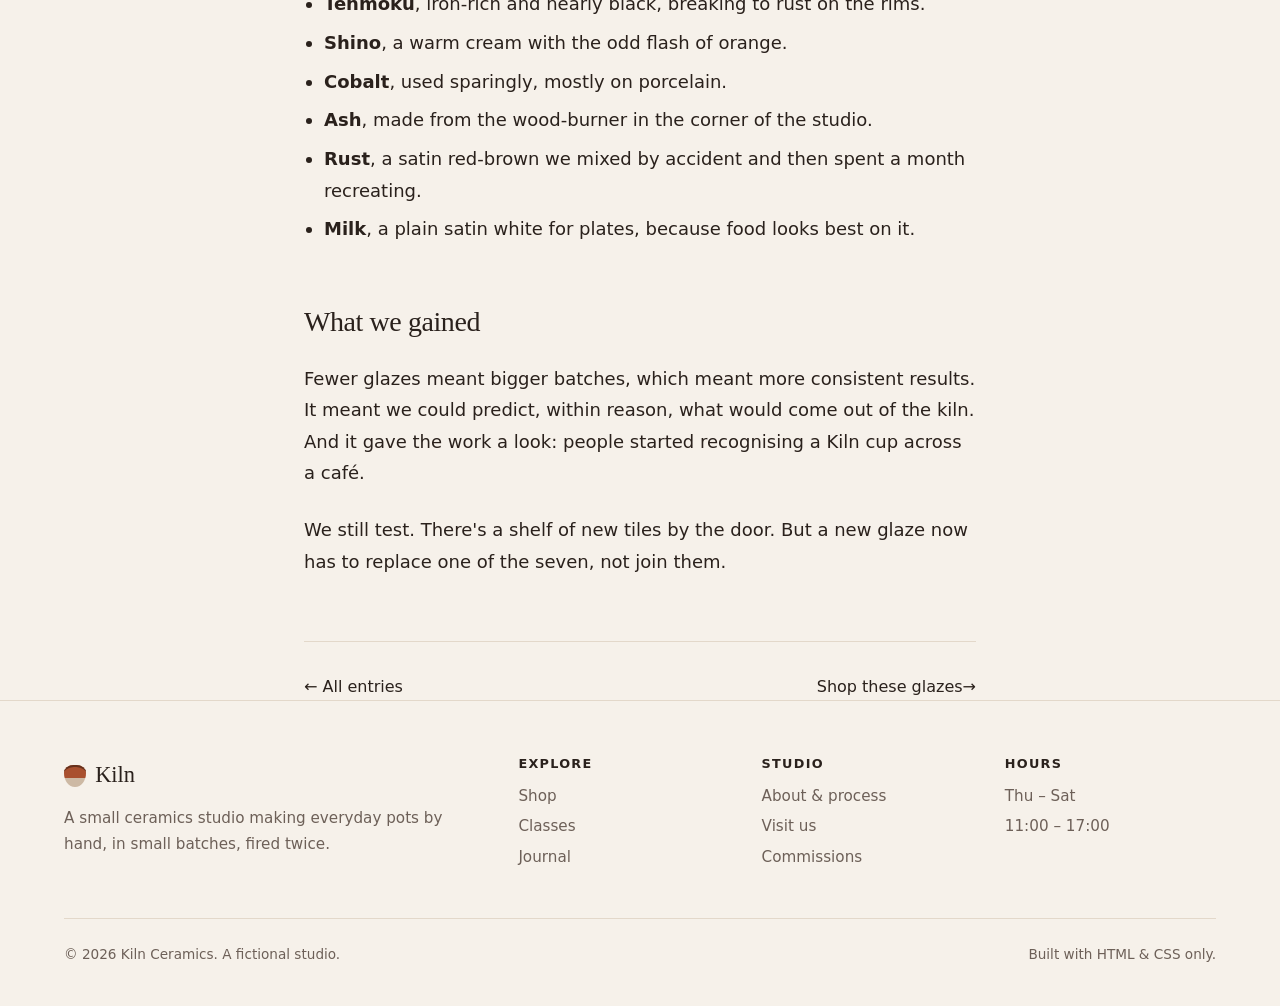
<file: ceramics-studio-v1/journal-glazes.html>
<!doctype html>
<html lang="en">
<head>
  <meta charset="utf-8">
  <meta name="viewport" content="width=device-width, initial-scale=1">
  <meta name="color-scheme" content="light dark">
  <title>Seven glazes and why we stopped there — Kiln</title>
  <meta name="description" content="On mixing our own glazes, the ones that failed, and learning to love a small palette.">
  <meta property="og:title" content="Seven glazes and why we stopped there — Kiln">
  <meta property="og:description" content="On mixing our own glazes, the ones that failed, and learning to love a small palette.">
  <meta property="og:type" content="website">
  <link rel="stylesheet" href="styles.css">
</head>
<body>
  <a class="skip" href="#main">Skip to content</a>

  <header class="site-header">
    <div class="container header-inner">
      <a class="brand" href="index.html" aria-label="Kiln, home">
        <span class="brand-mark" aria-hidden="true"></span>
        Kiln
      </a>
      <button class="menu-btn" popovertarget="site-menu" aria-label="Open menu">
        <span class="menu-icon" aria-hidden="true"></span>
      </button>
      <nav id="site-menu" class="site-nav" popover aria-label="Primary">
        <ul class="nav-list">
          <li><a href="index.html">Home</a></li>
          <li><a href="shop.html">Shop</a></li>
          <li><a href="classes.html">Classes</a></li>
          <li><a href="journal.html">Journal</a></li>
          <li><a href="about.html">Studio</a></li>
          <li class="nav-cta"><a href="contact.html">Contact</a></li>
        </ul>
      </nav>
    </div>
  </header>

  <main id="main">
    <article class="container">
      <div class="article">
        <header class="page-hero">
          <ol class="crumbs"><li><a href="index.html">Home</a></li><li><a href="journal.html">Journal</a></li><li>Process</li></ol>
          <h1>Seven glazes and why we stopped there</h1>
          <p class="byline"><span>By Ines Hale</span><time datetime="2026-09-12">12 September 2026</time><span>6 min read</span></p>
        </header>

        <div class="prose">
          <p>When we opened the studio we had twenty-three glazes. There were test tiles on every windowsill, a spreadsheet with more tabs than rows, and a firing log that read like a list of small disappointments. Two years later we use seven. This is how we got there.</p>

          <h2>The trouble with choice</h2>
          <p>Every glaze behaves differently in the kiln. Some run, some crawl, some go matte if the kiln cools too slowly and glossy if it cools too fast. With twenty-three of them, every firing had a dozen variables we couldn't control. We were learning a little about many glazes and a lot about none.</p>
          <blockquote>We were learning a little about many glazes, and a lot about none.</blockquote>
          <p>So we set a rule: a glaze stays only if it earns a place on a pot we'd use every day. It has to be food safe, forgiving of thickness, and it has to look good on both our clays.</p>

          <figure>
            <div class="glaze-row">
              <div class="art" style="--glaze: var(--g-celadon); --clay: var(--clay-stone)" role="img" aria-label="Celadon glaze on a cup"><div class="pot cup"></div></div>
              <div class="art" style="--glaze: var(--g-tenmoku); --clay: var(--clay-red)" role="img" aria-label="Tenmoku glaze on a cup"><div class="pot cup"></div></div>
              <div class="art" style="--glaze: var(--g-shino); --clay: var(--clay-stone)" role="img" aria-label="Shino glaze on a cup"><div class="pot cup"></div></div>
            </div>
            <figcaption>Celadon, tenmoku and shino: the three that were never in doubt.</figcaption>
          </figure>

          <h2>The seven</h2>
          <ul>
            <li><strong>Celadon</strong>, a soft grey-green that pools darker in carved lines.</li>
            <li><strong>Tenmoku</strong>, iron-rich and nearly black, breaking to rust on the rims.</li>
            <li><strong>Shino</strong>, a warm cream with the odd flash of orange.</li>
            <li><strong>Cobalt</strong>, used sparingly, mostly on porcelain.</li>
            <li><strong>Ash</strong>, made from the wood-burner in the corner of the studio.</li>
            <li><strong>Rust</strong>, a satin red-brown we mixed by accident and then spent a month recreating.</li>
            <li><strong>Milk</strong>, a plain satin white for plates, because food looks best on it.</li>
          </ul>

          <h2>What we gained</h2>
          <p>Fewer glazes meant bigger batches, which meant more consistent results. It meant we could predict, within reason, what would come out of the kiln. And it gave the work a look: people started recognising a Kiln cup across a café.</p>
          <p>We still test. There's a shelf of new tiles by the door. But a new glaze now has to replace one of the seven, not join them.</p>
        </div>

        <nav class="article-nav" aria-label="Journal">
          <a class="back-link" href="journal.html">← All entries</a>
          <a class="link-arrow" href="shop.html">Shop these glazes</a>
        </nav>
      </div>
    </article>
  </main>

  <footer class="site-footer">
    <div class="container">
      <div class="footer-grid">
        <div>
          <a class="brand" href="index.html"><span class="brand-mark" aria-hidden="true"></span>Kiln</a>
          <p>A small ceramics studio making everyday pots by hand, in small batches, fired twice.</p>
        </div>
        <nav aria-label="Footer">
          <h2>Explore</h2>
          <ul>
            <li><a href="shop.html">Shop</a></li>
            <li><a href="classes.html">Classes</a></li>
            <li><a href="journal.html">Journal</a></li>
          </ul>
        </nav>
        <div>
          <h2>Studio</h2>
          <ul>
            <li><a href="about.html">About &amp; process</a></li>
            <li><a href="about.html#visit">Visit us</a></li>
            <li><a href="contact.html">Commissions</a></li>
          </ul>
        </div>
        <div>
          <h2>Hours</h2>
          <ul>
            <li>Thu – Sat</li>
            <li>11:00 – 17:00</li>
          </ul>
        </div>
      </div>
      <div class="footer-base">
        <p>© 2026 Kiln Ceramics. A fictional studio.</p>
        <p>Built with HTML &amp; CSS only.</p>
      </div>
    </div>
  </footer>
</body>
</html>
</file>
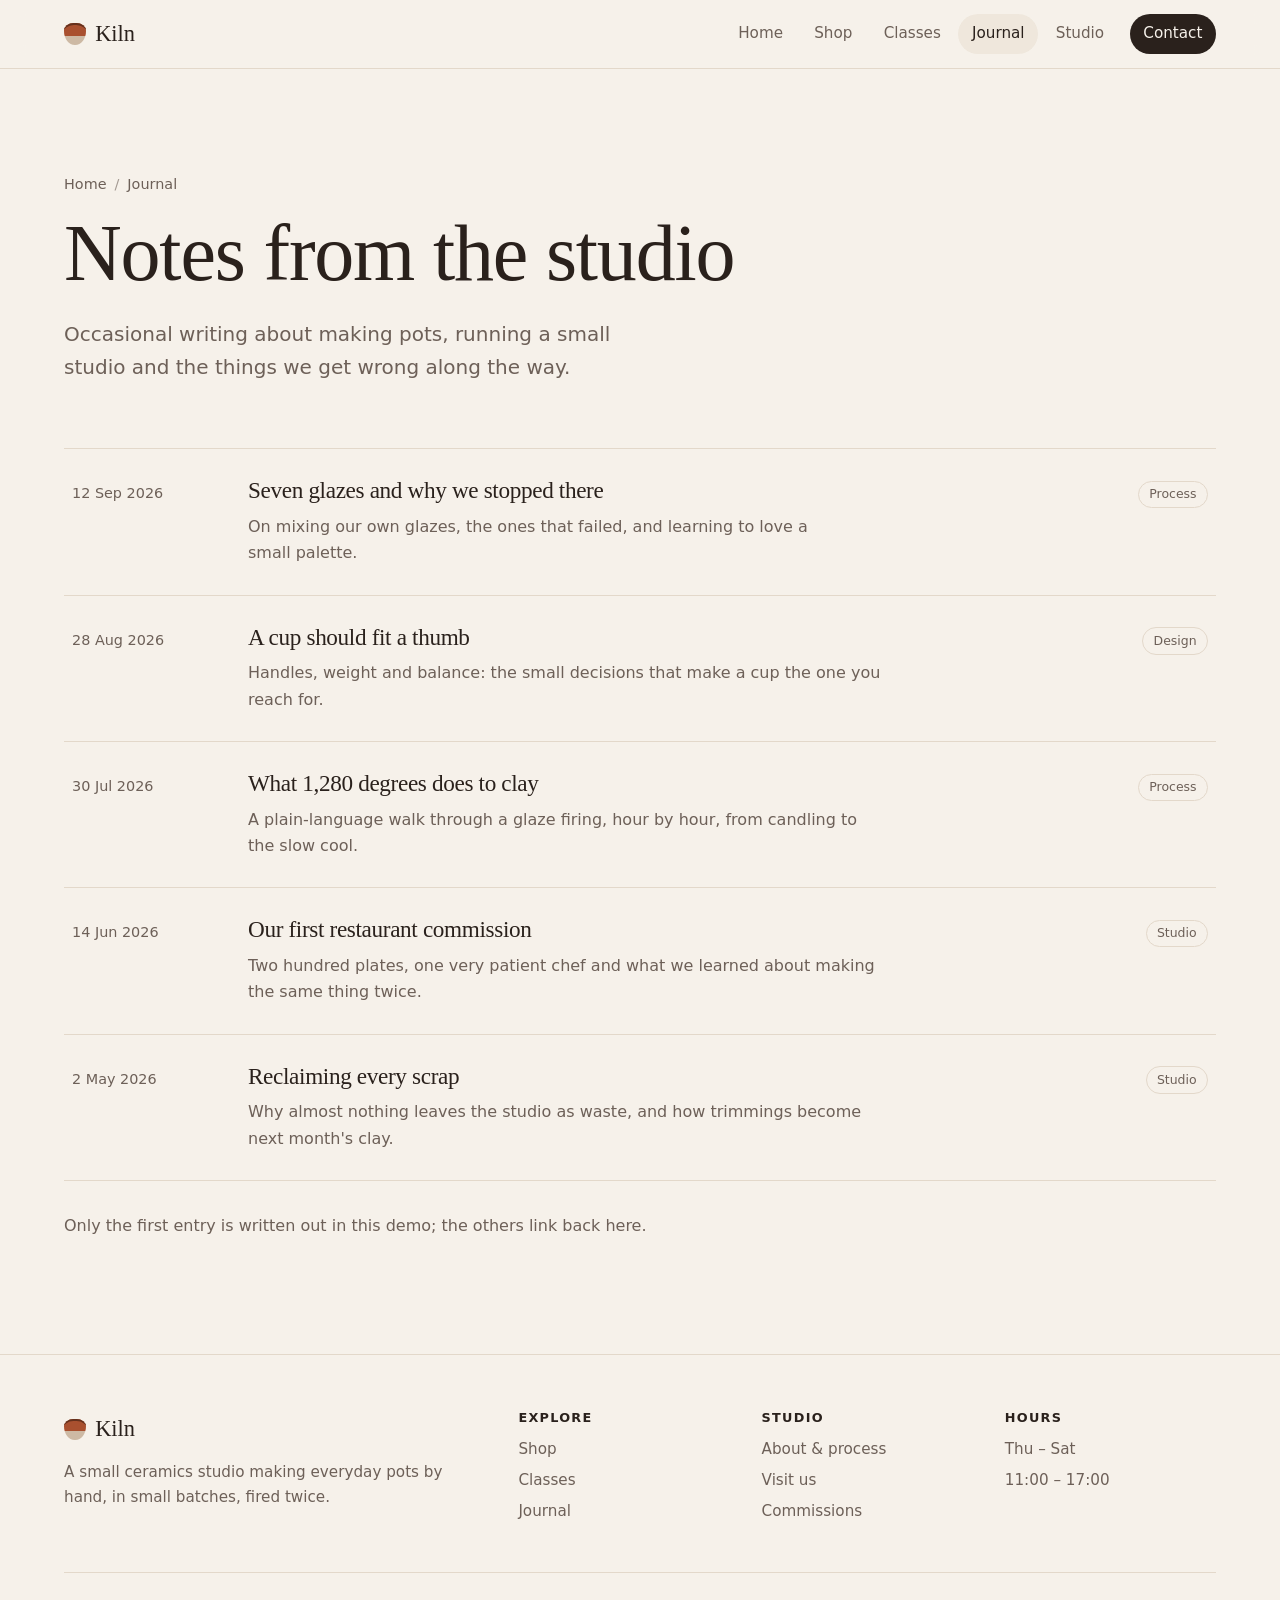
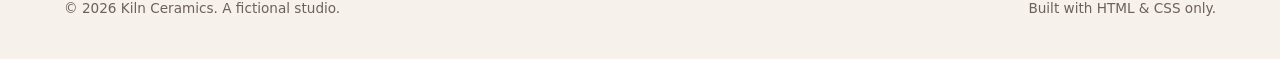
<file: ceramics-studio-v1/journal.html>
<!doctype html>
<html lang="en">
<head>
  <meta charset="utf-8">
  <meta name="viewport" content="width=device-width, initial-scale=1">
  <meta name="color-scheme" content="light dark">
  <title>Journal — Kiln</title>
  <meta name="description" content="Notes from the Kiln ceramics studio on glazes, firing, design and running a small studio.">
  <meta property="og:title" content="Journal — Kiln">
  <meta property="og:description" content="Notes from the Kiln ceramics studio on glazes, firing, design and running a small studio.">
  <meta property="og:type" content="website">
  <link rel="stylesheet" href="styles.css">
</head>
<body>
  <a class="skip" href="#main">Skip to content</a>

  <header class="site-header">
    <div class="container header-inner">
      <a class="brand" href="index.html" aria-label="Kiln, home">
        <span class="brand-mark" aria-hidden="true"></span>
        Kiln
      </a>
      <button class="menu-btn" popovertarget="site-menu" aria-label="Open menu">
        <span class="menu-icon" aria-hidden="true"></span>
      </button>
      <nav id="site-menu" class="site-nav" popover aria-label="Primary">
        <ul class="nav-list">
          <li><a href="index.html">Home</a></li>
          <li><a href="shop.html">Shop</a></li>
          <li><a href="classes.html">Classes</a></li>
          <li><a href="journal.html" aria-current="page">Journal</a></li>
          <li><a href="about.html">Studio</a></li>
          <li class="nav-cta"><a href="contact.html">Contact</a></li>
        </ul>
      </nav>
    </div>
  </header>

  <main id="main">
    <section class="page-hero">
      <div class="container">
        <ol class="crumbs"><li><a href="index.html">Home</a></li><li>Journal</li></ol>
        <h1>Notes from the studio</h1>
        <p class="lede">Occasional writing about making pots, running a small studio and the things we get wrong along the way.</p>
      </div>
    </section>

    <section class="section" style="padding-top: 0">
      <div class="container">
        <div class="posts">
          <a class="post" href="journal-glazes.html">
            <time datetime="2026-09-12">12 Sep 2026</time>
            <h3>Seven glazes and why we stopped there</h3>
            <span class="tag">Process</span>
            <p>On mixing our own glazes, the ones that failed, and learning to love a small palette.</p>
          </a>
          <a class="post" href="journal.html">
            <time datetime="2026-08-28">28 Aug 2026</time>
            <h3>A cup should fit a thumb</h3>
            <span class="tag">Design</span>
            <p>Handles, weight and balance: the small decisions that make a cup the one you reach for.</p>
          </a>
          <a class="post" href="journal.html">
            <time datetime="2026-07-30">30 Jul 2026</time>
            <h3>What 1,280 degrees does to clay</h3>
            <span class="tag">Process</span>
            <p>A plain-language walk through a glaze firing, hour by hour, from candling to the slow cool.</p>
          </a>
          <a class="post" href="journal.html">
            <time datetime="2026-06-14">14 Jun 2026</time>
            <h3>Our first restaurant commission</h3>
            <span class="tag">Studio</span>
            <p>Two hundred plates, one very patient chef and what we learned about making the same thing twice.</p>
          </a>
          <a class="post" href="journal.html">
            <time datetime="2026-05-02">2 May 2026</time>
            <h3>Reclaiming every scrap</h3>
            <span class="tag">Studio</span>
            <p>Why almost nothing leaves the studio as waste, and how trimmings become next month's clay.</p>
          </a>
        </div>
        <p class="muted mt-2">Only the first entry is written out in this demo; the others link back here.</p>
      </div>
    </section>
  </main>

  <footer class="site-footer">
    <div class="container">
      <div class="footer-grid">
        <div>
          <a class="brand" href="index.html"><span class="brand-mark" aria-hidden="true"></span>Kiln</a>
          <p>A small ceramics studio making everyday pots by hand, in small batches, fired twice.</p>
        </div>
        <nav aria-label="Footer">
          <h2>Explore</h2>
          <ul>
            <li><a href="shop.html">Shop</a></li>
            <li><a href="classes.html">Classes</a></li>
            <li><a href="journal.html">Journal</a></li>
          </ul>
        </nav>
        <div>
          <h2>Studio</h2>
          <ul>
            <li><a href="about.html">About &amp; process</a></li>
            <li><a href="about.html#visit">Visit us</a></li>
            <li><a href="contact.html">Commissions</a></li>
          </ul>
        </div>
        <div>
          <h2>Hours</h2>
          <ul>
            <li>Thu – Sat</li>
            <li>11:00 – 17:00</li>
          </ul>
        </div>
      </div>
      <div class="footer-base">
        <p>© 2026 Kiln Ceramics. A fictional studio.</p>
        <p>Built with HTML &amp; CSS only.</p>
      </div>
    </div>
  </footer>
</body>
</html>
</file>
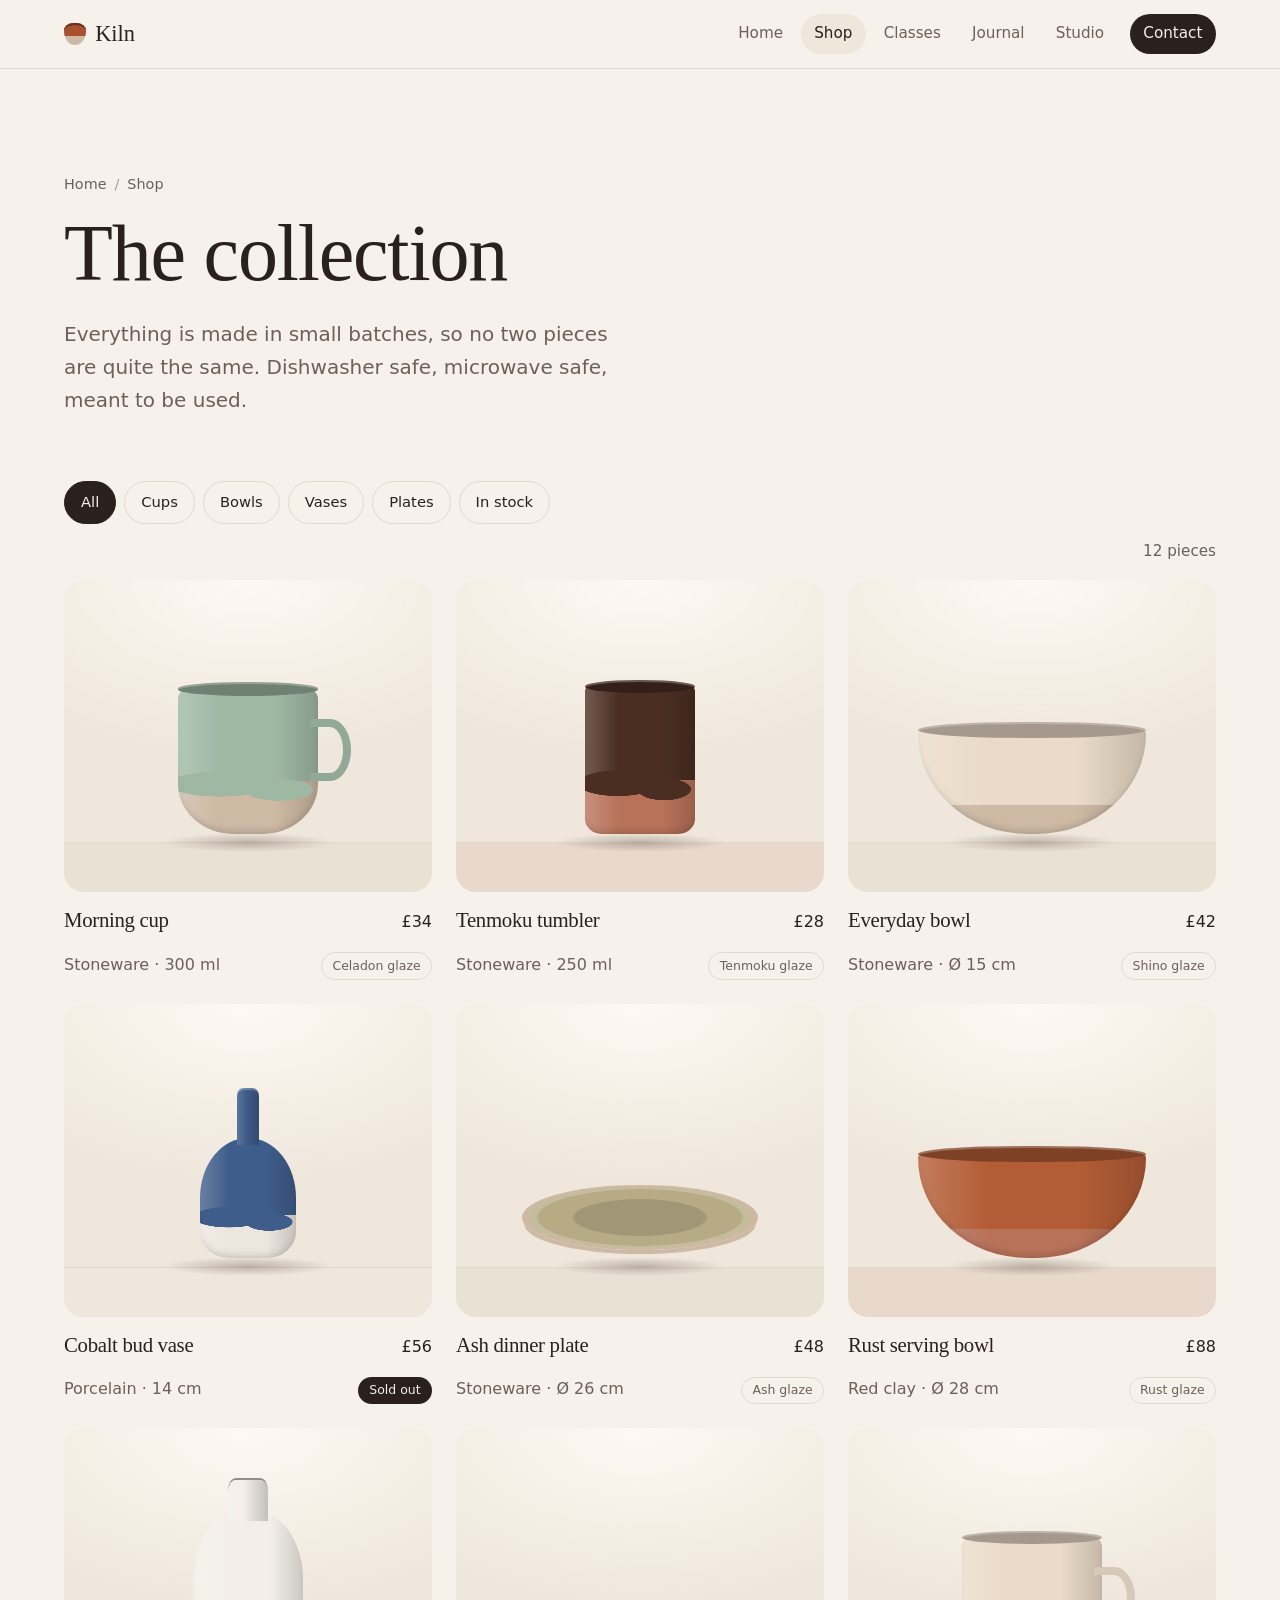
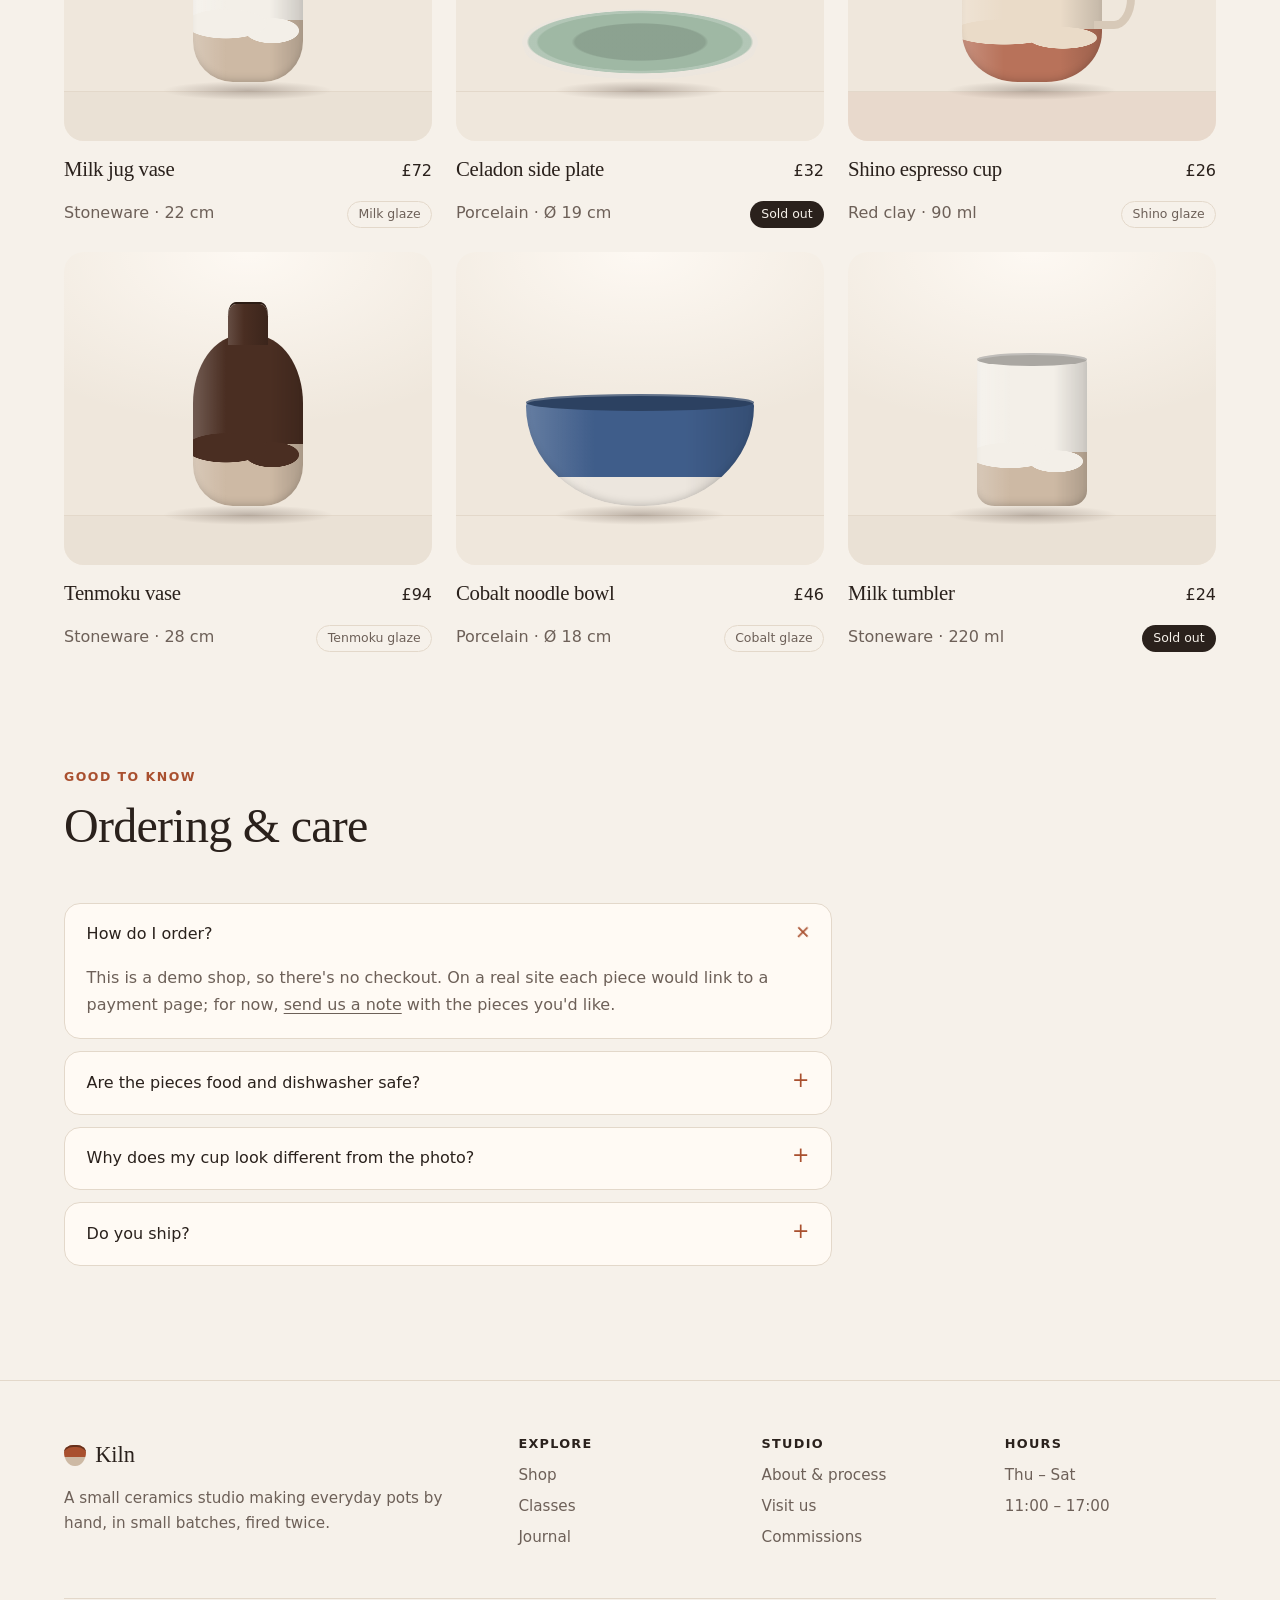
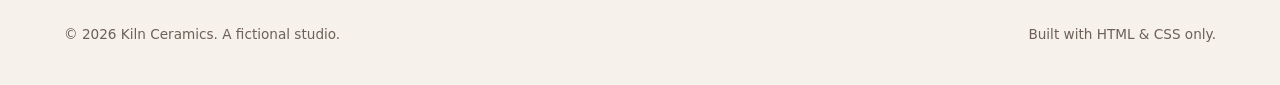
<file: ceramics-studio-v1/shop.html>
<!doctype html>
<html lang="en">
<head>
  <meta charset="utf-8">
  <meta name="viewport" content="width=device-width, initial-scale=1">
  <meta name="color-scheme" content="light dark">
  <title>Shop — Kiln</title>
  <meta name="description" content="Hand-thrown cups, bowls, vases and plates from the Kiln ceramics studio.">
  <meta property="og:title" content="Shop — Kiln">
  <meta property="og:description" content="Hand-thrown cups, bowls, vases and plates from the Kiln ceramics studio.">
  <meta property="og:type" content="website">
  <link rel="stylesheet" href="styles.css">
</head>
<body>
  <a class="skip" href="#main">Skip to content</a>

  <header class="site-header">
    <div class="container header-inner">
      <a class="brand" href="index.html" aria-label="Kiln, home">
        <span class="brand-mark" aria-hidden="true"></span>
        Kiln
      </a>
      <button class="menu-btn" popovertarget="site-menu" aria-label="Open menu">
        <span class="menu-icon" aria-hidden="true"></span>
      </button>
      <nav id="site-menu" class="site-nav" popover aria-label="Primary">
        <ul class="nav-list">
          <li><a href="index.html">Home</a></li>
          <li><a href="shop.html" aria-current="page">Shop</a></li>
          <li><a href="classes.html">Classes</a></li>
          <li><a href="journal.html">Journal</a></li>
          <li><a href="about.html">Studio</a></li>
          <li class="nav-cta"><a href="contact.html">Contact</a></li>
        </ul>
      </nav>
    </div>
  </header>

  <main id="main">
    <section class="page-hero">
      <div class="container">
        <ol class="crumbs"><li><a href="index.html">Home</a></li><li>Shop</li></ol>
        <h1>The collection</h1>
        <p class="lede">Everything is made in small batches, so no two pieces are quite the same. Dishwasher safe, microwave safe, meant to be used.</p>
      </div>
    </section>

    <section class="section shop" style="padding-top: 0">
      <div class="container">
        <div class="section-head row" style="margin-bottom: 1rem">
          <fieldset class="filters choices">
            <legend>Filter the collection</legend>
            <label><input type="radio" name="cat" id="f-all" checked>All</label>
            <label><input type="radio" name="cat" id="f-cups">Cups</label>
            <label><input type="radio" name="cat" id="f-bowls">Bowls</label>
            <label><input type="radio" name="cat" id="f-vases">Vases</label>
            <label><input type="radio" name="cat" id="f-plates">Plates</label>
            <label><input type="radio" name="cat" id="f-stock">In stock</label>
          </fieldset>
          <p class="count" aria-live="polite">
            <span data-for="all">12 pieces</span>
            <span data-for="cups">4 cups</span>
            <span data-for="bowls">3 bowls</span>
            <span data-for="vases">3 vases</span>
            <span data-for="plates">2 plates</span>
            <span data-for="stock">9 in stock</span>
          </p>
        </div>
        <div class="grid-3">
          <article class="card" data-cat="cups">
            <div class="art" style="--glaze: var(--g-celadon); --clay: var(--clay-stone)" role="img" aria-label="Morning cup, celadon glaze"><div class="pot cup"></div></div>
            <div class="meta"><h3>Morning cup</h3><span class="price">£34</span></div>
            <div class="meta"><p>Stoneware · 300 ml</p><span class="tag">Celadon glaze</span></div>
          </article>
          <article class="card" data-cat="cups">
            <div class="art" style="--glaze: var(--g-tenmoku); --clay: var(--clay-red)" role="img" aria-label="Tenmoku tumbler, tenmoku glaze"><div class="pot tumbler"></div></div>
            <div class="meta"><h3>Tenmoku tumbler</h3><span class="price">£28</span></div>
            <div class="meta"><p>Stoneware · 250 ml</p><span class="tag">Tenmoku glaze</span></div>
          </article>
          <article class="card" data-cat="bowls">
            <div class="art" style="--glaze: var(--g-shino); --clay: var(--clay-stone)" role="img" aria-label="Everyday bowl, shino glaze"><div class="pot bowl"></div></div>
            <div class="meta"><h3>Everyday bowl</h3><span class="price">£42</span></div>
            <div class="meta"><p>Stoneware · Ø 15 cm</p><span class="tag">Shino glaze</span></div>
          </article>
          <article class="card" data-cat="vases">
            <div class="art" style="--glaze: var(--g-cobalt); --clay: var(--clay-porc)" role="img" aria-label="Cobalt bud vase, cobalt glaze"><div class="pot bottle"></div></div>
            <div class="meta"><h3>Cobalt bud vase</h3><span class="price">£56</span></div>
            <div class="meta"><p>Porcelain · 14 cm</p><span class="tag sold">Sold out</span></div>
          </article>
          <article class="card" data-cat="plates">
            <div class="art" style="--glaze: var(--g-ash); --clay: var(--clay-stone)" role="img" aria-label="Ash dinner plate, ash glaze"><div class="pot plate"></div></div>
            <div class="meta"><h3>Ash dinner plate</h3><span class="price">£48</span></div>
            <div class="meta"><p>Stoneware · Ø 26 cm</p><span class="tag">Ash glaze</span></div>
          </article>
          <article class="card" data-cat="bowls">
            <div class="art" style="--glaze: var(--g-rust); --clay: var(--clay-red)" role="img" aria-label="Rust serving bowl, rust glaze"><div class="pot bowl"></div></div>
            <div class="meta"><h3>Rust serving bowl</h3><span class="price">£88</span></div>
            <div class="meta"><p>Red clay · Ø 28 cm</p><span class="tag">Rust glaze</span></div>
          </article>
          <article class="card" data-cat="vases">
            <div class="art" style="--glaze: var(--g-milk); --clay: var(--clay-stone)" role="img" aria-label="Milk jug vase, milk glaze"><div class="pot vase"></div></div>
            <div class="meta"><h3>Milk jug vase</h3><span class="price">£72</span></div>
            <div class="meta"><p>Stoneware · 22 cm</p><span class="tag">Milk glaze</span></div>
          </article>
          <article class="card" data-cat="plates">
            <div class="art" style="--glaze: var(--g-celadon); --clay: var(--clay-porc)" role="img" aria-label="Celadon side plate, celadon glaze"><div class="pot plate"></div></div>
            <div class="meta"><h3>Celadon side plate</h3><span class="price">£32</span></div>
            <div class="meta"><p>Porcelain · Ø 19 cm</p><span class="tag sold">Sold out</span></div>
          </article>
          <article class="card" data-cat="cups">
            <div class="art" style="--glaze: var(--g-shino); --clay: var(--clay-red)" role="img" aria-label="Shino espresso cup, shino glaze"><div class="pot cup"></div></div>
            <div class="meta"><h3>Shino espresso cup</h3><span class="price">£26</span></div>
            <div class="meta"><p>Red clay · 90 ml</p><span class="tag">Shino glaze</span></div>
          </article>
          <article class="card" data-cat="vases">
            <div class="art" style="--glaze: var(--g-tenmoku); --clay: var(--clay-stone)" role="img" aria-label="Tenmoku vase, tenmoku glaze"><div class="pot vase"></div></div>
            <div class="meta"><h3>Tenmoku vase</h3><span class="price">£94</span></div>
            <div class="meta"><p>Stoneware · 28 cm</p><span class="tag">Tenmoku glaze</span></div>
          </article>
          <article class="card" data-cat="bowls">
            <div class="art" style="--glaze: var(--g-cobalt); --clay: var(--clay-porc)" role="img" aria-label="Cobalt noodle bowl, cobalt glaze"><div class="pot bowl"></div></div>
            <div class="meta"><h3>Cobalt noodle bowl</h3><span class="price">£46</span></div>
            <div class="meta"><p>Porcelain · Ø 18 cm</p><span class="tag">Cobalt glaze</span></div>
          </article>
          <article class="card" data-cat="cups">
            <div class="art" style="--glaze: var(--g-milk); --clay: var(--clay-stone)" role="img" aria-label="Milk tumbler, milk glaze"><div class="pot tumbler"></div></div>
            <div class="meta"><h3>Milk tumbler</h3><span class="price">£24</span></div>
            <div class="meta"><p>Stoneware · 220 ml</p><span class="tag sold">Sold out</span></div>
          </article>
        </div>
      </div>
    </section>

    <section class="section">
      <div class="container">
        <header class="section-head">
          <p class="eyebrow">Good to know</p>
          <h2>Ordering &amp; care</h2>
        </header>
        <div class="faq">
          <details name="faq" open>
            <summary>How do I order?</summary>
            <p>This is a demo shop, so there's no checkout. On a real site each piece would link to a payment page; for now, <a href="contact.html">send us a note</a> with the pieces you'd like.</p>
          </details>
          <details name="faq">
            <summary>Are the pieces food and dishwasher safe?</summary>
            <p>Yes. Every glaze is lead-free, fired to 1,280°C and tested for leaching. Dishwashers are fine; the glaze will outlast the machine.</p>
          </details>
          <details name="faq">
            <summary>Why does my cup look different from the photo?</summary>
            <p>Glazes move in the kiln. Where a pot sits, how thick the glaze went on and how fast the kiln cooled all change the colour a little. That's the point.</p>
          </details>
          <details name="faq">
            <summary>Do you ship?</summary>
            <p>Within the UK in three to five days, wrapped in recycled paper and cardboard. No plastic.</p>
          </details>
        </div>
      </div>
    </section>
  </main>

  <footer class="site-footer">
    <div class="container">
      <div class="footer-grid">
        <div>
          <a class="brand" href="index.html"><span class="brand-mark" aria-hidden="true"></span>Kiln</a>
          <p>A small ceramics studio making everyday pots by hand, in small batches, fired twice.</p>
        </div>
        <nav aria-label="Footer">
          <h2>Explore</h2>
          <ul>
            <li><a href="shop.html">Shop</a></li>
            <li><a href="classes.html">Classes</a></li>
            <li><a href="journal.html">Journal</a></li>
          </ul>
        </nav>
        <div>
          <h2>Studio</h2>
          <ul>
            <li><a href="about.html">About &amp; process</a></li>
            <li><a href="about.html#visit">Visit us</a></li>
            <li><a href="contact.html">Commissions</a></li>
          </ul>
        </div>
        <div>
          <h2>Hours</h2>
          <ul>
            <li>Thu – Sat</li>
            <li>11:00 – 17:00</li>
          </ul>
        </div>
      </div>
      <div class="footer-base">
        <p>© 2026 Kiln Ceramics. A fictional studio.</p>
        <p>Built with HTML &amp; CSS only.</p>
      </div>
    </div>
  </footer>
</body>
</html>
</file>
<file: hub.css>
/* Styles for the root project index (index.html). */
:root {
  color-scheme: light dark;
  --bg: light-dark(#f7f5f0, #101413);
  --surface: light-dark(#fffdf9, #182020);
  --text: light-dark(#1f2723, #e6ebe7);
  --muted: light-dark(#5d6862, #9aa8a1);
  --line: light-dark(#e3dfd4, #27302e);
  --accent: light-dark(#4f7a64, #8fc1a6);
  --serif: ui-serif, "Iowan Old Style", "Palatino Linotype", Palatino, Georgia, serif;
  --sans: ui-sans-serif, system-ui, -apple-system, "Segoe UI", Roboto, "Helvetica Neue", Arial, sans-serif;
}

*, *::before, *::after { box-sizing: border-box; }
* { margin: 0; }

body {
  min-height: 100vh;
  background: var(--bg);
  color: var(--text);
  font-family: var(--sans);
  line-height: 1.6;
  -webkit-font-smoothing: antialiased;
}

.wrap {
  width: min(100% - 2rem, 48rem);
  margin-inline: auto;
  padding-block: clamp(3rem, 2rem + 6vw, 7rem);
}

.kicker {
  color: var(--accent);
  font-size: 0.8rem;
  font-weight: 600;
  letter-spacing: 0.1em;
  text-transform: uppercase;
}
h1 {
  font-family: var(--serif);
  font-weight: 400;
  font-size: clamp(2.4rem, 1.8rem + 3vw, 3.75rem);
  line-height: 1.1;
  letter-spacing: -0.015em;
  margin-block: 0.5rem 1rem;
}
.lede { color: var(--muted); font-size: 1.125rem; max-width: 34rem; }

.projects {
  list-style: none;
  padding: 0;
  margin-top: clamp(2.5rem, 2rem + 3vw, 4rem);
  border-top: 1px solid var(--line);
}
.projects li { border-bottom: 1px solid var(--line); }

.project {
  display: grid;
  grid-template-columns: auto 1fr auto;
  gap: 1.25rem;
  align-items: start;
  padding: 1.5rem 0.75rem;
  color: inherit;
  text-decoration: none;
  border-radius: 0.75rem;
  transition: background 0.3s;
}
.project:hover { background: var(--surface); }
.project:focus-visible { outline: 2px solid var(--accent); outline-offset: 2px; }

.num { font-family: var(--serif); color: var(--accent); font-size: 1.25rem; line-height: 1.4; }
.info { display: grid; gap: 0.35rem; }
.title { font-family: var(--serif); font-size: 1.5rem; line-height: 1.2; }
.desc { color: var(--muted); }
.tags { display: flex; flex-wrap: wrap; gap: 0.4rem; margin-top: 0.4rem; }
.tags span {
  padding: 0.1rem 0.6rem;
  border: 1px solid var(--line);
  border-radius: 999px;
  color: var(--muted);
  font-size: 0.75rem;
}
.arrow {
  font-size: 1.25rem;
  color: var(--muted);
  line-height: 1.4;
  transition: transform 0.3s, color 0.3s;
}
.project:hover .arrow { transform: translateX(4px); color: var(--accent); }

.foot { margin-top: 3rem; color: var(--muted); font-size: 0.9rem; }

@media (prefers-reduced-motion: reduce) {
  * { transition: none !important; }
}
</file>
<file: ceramics-studio-v1/styles.css>
/* Kiln — a small ceramics studio. A multipage site in HTML and CSS only.
   One stylesheet is shared by every page. Cross-document view transitions
   animate between pages; the pots are drawn in CSS, no images. */

@layer reset, tokens, base, layout, components, pages, utilities;

/* Animate page-to-page navigation (same-origin, supporting browsers). */
@view-transition { navigation: auto; }

/* ---------- Reset ---------- */
@layer reset {
  *, *::before, *::after { box-sizing: border-box; }
  * { margin: 0; }
  ul, ol { padding: 0; list-style: none; }
  fieldset { border: 0; padding: 0; min-width: 0; }
  button, input, select, textarea { font: inherit; color: inherit; }
  img, svg { display: block; max-width: 100%; }
}

/* ---------- Tokens ---------- */
@layer tokens {
  :root {
    color-scheme: light dark;

    --bg:        light-dark(#f6f1ea, #161210);
    --surface:   light-dark(#fffaf4, #1f1916);
    --sunk:      light-dark(#efe7dc, #231c18);
    --text:      light-dark(#2a211c, #efe6de);
    --muted:     light-dark(#6d6058, #ab9d93);
    --line:      light-dark(#e3d8ca, #342a25);
    --accent:    light-dark(#a9502f, #e59a78);
    --on-accent: light-dark(#fffaf4, #1d110c);
    --wash:      light-dark(#f1e3d6, #2a1d17);

    /* Clay bodies and glazes used by the CSS pots */
    --clay-stone:  light-dark(#cdb9a4, #a8927c);
    --clay-red:    light-dark(#b8725a, #9c5b45);
    --clay-porc:   light-dark(#ece6de, #d8d0c6);
    --g-celadon:   #9fb8a4;
    --g-tenmoku:   #4a2e22;
    --g-shino:     #eadbc8;
    --g-cobalt:    #3f5d8a;
    --g-ash:       #b7ab86;
    --g-rust:      #b35d36;
    --g-milk:      #f3efe8;

    --serif: ui-serif, "Iowan Old Style", "Palatino Linotype", Palatino, Georgia, serif;
    --sans: ui-sans-serif, system-ui, -apple-system, "Segoe UI", Roboto, "Helvetica Neue", Arial, sans-serif;

    --radius: 1.25rem;
    --shadow: 0 1px 2px rgb(40 25 15 / 0.06), 0 14px 36px rgb(40 25 15 / 0.08);
    --ease: cubic-bezier(0.22, 0.61, 0.36, 1);

    --space: clamp(4rem, 2.75rem + 5.5vw, 7.5rem);
    --container: 72rem;
  }
}

/* ---------- Base ---------- */
@layer base {
  html { scroll-behavior: smooth; }
  body {
    min-height: 100vh;
    display: flex;
    flex-direction: column;
    background: var(--bg);
    color: var(--text);
    font-family: var(--sans);
    line-height: 1.65;
    -webkit-font-smoothing: antialiased;
    text-rendering: optimizeLegibility;
  }
  main { flex: 1; }

  h1, h2, h3 {
    font-family: var(--serif);
    font-weight: 400;
    line-height: 1.12;
    letter-spacing: -0.015em;
    text-wrap: balance;
  }
  h1 { font-size: clamp(2.6rem, 1.6rem + 4.4vw, 5rem); }
  h2 { font-size: clamp(1.9rem, 1.4rem + 2.2vw, 3rem); }
  h3 { font-size: 1.4rem; }
  p { text-wrap: pretty; }
  em { font-style: italic; color: var(--accent); }

  a { color: inherit; text-underline-offset: 0.2em; text-decoration-thickness: 1px; }
  a:hover { color: var(--accent); }
  :focus-visible { outline: 2px solid var(--accent); outline-offset: 3px; border-radius: 4px; }

  ::selection { background: var(--accent); color: var(--on-accent); }
}

/* ---------- Layout ---------- */
@layer layout {
  .container { width: min(100% - 2rem, var(--container)); margin-inline: auto; }
  .section { padding-block: var(--space); }
  .section + .section { padding-top: 0; }
  .section.tint { background: var(--wash); padding-top: var(--space); }
  .section.tint + .section { padding-top: var(--space); }

  .section-head { display: grid; gap: 0.75rem; max-width: 40rem; margin-bottom: clamp(2rem, 1.5rem + 2vw, 3.5rem); }
  .section-head.row {
    max-width: none;
    grid-template-columns: 1fr auto;
    align-items: end;
  }
  .section-head p:not(.eyebrow) { color: var(--muted); font-size: 1.075rem; }

  .grid-3 { display: grid; gap: 1.5rem; grid-template-columns: repeat(auto-fill, minmax(min(100%, 18rem), 1fr)); }
  .split { display: grid; gap: clamp(2rem, 1rem + 4vw, 5rem); grid-template-columns: repeat(auto-fit, minmax(min(100%, 22rem), 1fr)); align-items: center; }
}

/* ---------- Components ---------- */
@layer components {
  /* Skip link */
  .skip {
    position: absolute; left: 1rem; top: -4rem; z-index: 100;
    padding: 0.6rem 1rem; border-radius: 999px;
    background: var(--text); color: var(--bg); text-decoration: none;
  }
  .skip:focus { top: 1rem; }

  .eyebrow {
    color: var(--accent);
    font-size: 0.78rem;
    font-weight: 600;
    letter-spacing: 0.12em;
    text-transform: uppercase;
  }
  .lede { color: var(--muted); font-size: clamp(1.05rem, 1rem + 0.4vw, 1.25rem); max-width: 36rem; }

  /* Header + navigation */
  .site-header {
    position: sticky; top: 0; z-index: 50;
    background: color-mix(in srgb, var(--bg) 86%, transparent);
    backdrop-filter: blur(12px);
    border-bottom: 1px solid var(--line);
    view-transition-name: site-header;
  }
  .header-inner { display: flex; align-items: center; justify-content: space-between; gap: 1rem; min-height: 4.25rem; }
  .brand {
    display: inline-flex; align-items: center; gap: 0.6rem;
    font-family: var(--serif); font-size: 1.4rem; text-decoration: none;
  }
  .brand-mark {
    width: 1.35rem; aspect-ratio: 1;
    border-radius: 45% 45% 50% 50% / 35% 35% 65% 65%;
    background: linear-gradient(var(--accent) 0 58%, var(--clay-stone) 58%);
    box-shadow: inset 0 3px 0 -1px color-mix(in srgb, var(--accent) 60%, black);
  }

  .nav-list { display: flex; gap: 0.25rem; align-items: center; }
  .nav-list a {
    display: block; padding: 0.45rem 0.85rem; border-radius: 999px;
    color: var(--muted); text-decoration: none; font-size: 0.95rem;
    transition: color 0.2s, background 0.2s;
  }
  .nav-list a:hover { color: var(--text); background: var(--sunk); }
  .nav-list a[aria-current="page"] { color: var(--text); background: var(--sunk); font-weight: 500; }
  .nav-list .nav-cta a { background: var(--text); color: var(--bg); margin-left: 0.5rem; }
  .nav-list .nav-cta a:hover,
  .nav-list .nav-cta a[aria-current="page"] { background: var(--accent); color: var(--on-accent); }

  .menu-btn { display: none; }

  @media (max-width: 52rem) {
    .menu-btn {
      display: grid; place-items: center;
      width: 2.75rem; height: 2.75rem;
      border: 1px solid var(--line); border-radius: 999px;
      background: var(--surface); cursor: pointer;
    }
    .menu-icon, .menu-icon::before, .menu-icon::after {
      display: block; width: 1.1rem; height: 1.5px; background: currentColor; border-radius: 2px;
    }
    .menu-icon { position: relative; }
    .menu-icon::before, .menu-icon::after { content: ""; position: absolute; left: 0; }
    .menu-icon::before { top: -6px; }
    .menu-icon::after { top: 6px; }

    .site-nav[popover] {
      inset: 4.75rem 1rem auto auto;
      width: min(18rem, calc(100% - 2rem));
      margin: 0; padding: 0.75rem;
      border: 1px solid var(--line); border-radius: var(--radius);
      background: var(--surface); color: var(--text);
      box-shadow: var(--shadow);
      opacity: 0; translate: 0 -0.5rem;
      transition: opacity 0.25s var(--ease), translate 0.25s var(--ease), display 0.25s allow-discrete, overlay 0.25s allow-discrete;
    }
    .site-nav[popover]:popover-open { opacity: 1; translate: 0 0; }
    @starting-style { .site-nav[popover]:popover-open { opacity: 0; translate: 0 -0.5rem; } }
    .site-nav[popover]::backdrop { background: rgb(20 12 8 / 0.25); }
    .site-nav .nav-list { flex-direction: column; align-items: stretch; }
    .site-nav .nav-list a { padding: 0.7rem 1rem; font-size: 1.05rem; }
    .nav-list .nav-cta a { margin: 0.5rem 0 0; text-align: center; }
  }
  /* Above the breakpoint the popover is simply an inline nav. */
  @media (min-width: 52.01rem) {
    .site-nav[popover] {
      display: block; position: static; inset: auto;
      margin: 0; padding: 0; border: 0; background: none; color: inherit;
      overflow: visible; width: auto; height: auto;
    }
  }

  /* Buttons */
  .btn {
    display: inline-flex; align-items: center; justify-content: center; gap: 0.5rem;
    padding: 0.8rem 1.4rem; border-radius: 999px;
    border: 1px solid transparent;
    background: var(--text); color: var(--bg);
    font-weight: 500; text-decoration: none; cursor: pointer;
    transition: background 0.2s, color 0.2s, border-color 0.2s, translate 0.2s var(--ease);
  }
  .btn:hover { background: var(--accent); color: var(--on-accent); translate: 0 -1px; }
  .btn.ghost { background: transparent; color: var(--text); border-color: var(--line); }
  .btn.ghost:hover { border-color: var(--accent); color: var(--accent); }
  .actions { display: flex; flex-wrap: wrap; gap: 0.75rem; margin-top: 2rem; }

  .link-arrow { font-weight: 500; text-decoration: none; white-space: nowrap; }
  .link-arrow::after { content: " →"; display: inline-block; transition: translate 0.2s var(--ease); }
  .link-arrow:hover::after { translate: 4px 0; }

  /* Page hero (inner pages) */
  .page-hero { padding-block: clamp(3.5rem, 2.5rem + 5vw, 6.5rem) clamp(2.5rem, 2rem + 3vw, 4rem); }
  .page-hero h1 { margin-block: 0.75rem 1.25rem; max-width: 18ch; view-transition-name: page-title; }
  .crumbs { display: flex; gap: 0.5rem; color: var(--muted); font-size: 0.9rem; }
  .crumbs li + li::before { content: "/"; margin-right: 0.5rem; opacity: 0.6; }
  .crumbs a { text-decoration: none; }

  /* ---------- CSS pots ----------
     .art is the stage; .pot is the vessel. Set --glaze and --clay on the
     .art element, and a shape modifier on .pot. */
  .art {
    --glaze: var(--g-celadon);
    --clay: var(--clay-stone);
    position: relative;
    display: grid; place-items: end center;
    aspect-ratio: 4 / 3.4;
    padding-bottom: 16%;
    border-radius: var(--radius);
    background:
      radial-gradient(120% 80% at 50% 0%, color-mix(in srgb, var(--surface) 80%, white 10%), transparent 70%),
      var(--sunk);
    overflow: hidden;
    isolation: isolate;
  }
  /* Tabletop line + shadow under the pot */
  .art::before {
    content: ""; position: absolute; inset: auto 0 0; height: 16%;
    background: color-mix(in srgb, var(--sunk) 70%, var(--clay) 12%);
    border-top: 1px solid var(--line);
    z-index: -1;
  }
  .art::after {
    content: ""; position: absolute; bottom: calc(16% - 0.6rem);
    width: 46%; height: 1.2rem; border-radius: 50%;
    background: radial-gradient(closest-side, rgb(40 20 10 / 0.25), transparent);
    z-index: -1;
  }

  .pot {
    position: relative;
    width: 38%;
    aspect-ratio: 1 / 1.05;
    border-radius: 12% 12% 40% 40% / 8% 8% 34% 34%;
    /* glaze on top, bare clay near the foot, with a soft drip line */
    background:
      radial-gradient(60% 14% at 30% 66%, var(--glaze) 60%, transparent 62%),
      radial-gradient(40% 12% at 72% 70%, var(--glaze) 60%, transparent 62%),
      linear-gradient(to right, rgb(255 255 255 / 0.22), transparent 30% 70%, rgb(0 0 0 / 0.16)),
      linear-gradient(var(--glaze) 0 64%, var(--clay) 64%);
    box-shadow: inset 0 -6px 10px -6px rgb(0 0 0 / 0.25);
    transition: translate 0.5s var(--ease), rotate 0.5s var(--ease);
  }
  /* Rim */
  .pot::before {
    content: ""; position: absolute; left: 0; right: 0; top: -3%;
    height: 9%; border-radius: 50%;
    background: color-mix(in srgb, var(--glaze) 70%, black);
    box-shadow: inset 0 2px 0 rgb(255 255 255 / 0.25);
  }

  .pot.cup::after {
    /* handle */
    content: ""; position: absolute; top: 22%; right: -24%;
    width: 30%; height: 42%;
    border: 0.55rem solid var(--glaze);
    border-left: 0; border-radius: 0 50% 50% 0;
    filter: brightness(0.92);
  }
  .pot.tumbler { width: 30%; aspect-ratio: 1 / 1.35; border-radius: 6% 6% 16% 16% / 4% 4% 10% 10%; }
  .pot.bowl {
    width: 62%; aspect-ratio: 2.2 / 1;
    border-radius: 2% 2% 50% 50% / 4% 4% 100% 100%;
    background:
      linear-gradient(to right, rgb(255 255 255 / 0.2), transparent 30% 70%, rgb(0 0 0 / 0.16)),
      linear-gradient(var(--glaze) 0 72%, var(--clay) 72%);
  }
  .pot.bowl::before { height: 16%; top: -8%; }
  .pot.vase {
    width: 30%; aspect-ratio: 1 / 1.55;
    border-radius: 44% 44% 36% 36% / 40% 40% 24% 24%;
    margin-top: 12%;
  }
  .pot.vase::before {
    /* neck */
    left: 32%; right: 32%; top: -18%; height: 24%;
    border-radius: 20% 20% 0 0 / 30% 30% 0 0;
    background: linear-gradient(to right, color-mix(in srgb, var(--glaze) 85%, white), var(--glaze) 40%, color-mix(in srgb, var(--glaze) 80%, black));
    box-shadow: 0 -2px 0 0 color-mix(in srgb, var(--glaze) 60%, black);
  }
  .pot.bottle { width: 26%; aspect-ratio: 1 / 1.25; border-radius: 50% 50% 30% 30% / 50% 50% 22% 22%; margin-top: 26%; }
  .pot.bottle::before {
    left: 38%; right: 38%; top: -42%; height: 48%;
    border-radius: 30% 30% 0 0 / 12% 12% 0 0;
    background: linear-gradient(to right, color-mix(in srgb, var(--glaze) 85%, white), var(--glaze) 40%, color-mix(in srgb, var(--glaze) 80%, black));
  }
  .pot.plate {
    width: 64%; aspect-ratio: 3.6 / 1;
    border-radius: 50%;
    background:
      radial-gradient(closest-side, color-mix(in srgb, var(--glaze) 88%, black) 0 55%, var(--glaze) 58% 86%, color-mix(in srgb, var(--glaze) 80%, white) 88% 94%, var(--clay) 96%);
    box-shadow: 0 6px 0 -2px var(--clay);
    margin-bottom: 2%;
  }
  .pot.plate::before { display: none; }

  a:hover .pot, .card:hover .pot { translate: 0 -4px; rotate: -2deg; }

  /* Cards */
  .card {
    display: grid; gap: 1rem; align-content: start;
    color: inherit; text-decoration: none;
  }
  .card h3 { font-size: 1.3rem; }
  .card p { color: var(--muted); }
  .card .meta { display: flex; justify-content: space-between; gap: 1rem; align-items: baseline; }
  .price { font-variant-numeric: tabular-nums; color: var(--text); font-weight: 500; }
  .tag {
    display: inline-block; padding: 0.15rem 0.65rem;
    border: 1px solid var(--line); border-radius: 999px;
    color: var(--muted); font-size: 0.78rem;
  }
  .tag.sold { border-color: transparent; background: var(--text); color: var(--bg); }

  .panel {
    padding: clamp(1.5rem, 1rem + 2vw, 2.5rem);
    background: var(--surface);
    border: 1px solid var(--line);
    border-radius: var(--radius);
  }

  /* Journal list rows */
  .posts { border-top: 1px solid var(--line); }
  .post {
    display: grid; gap: 0.35rem 2rem;
    grid-template-columns: 9rem 1fr auto;
    align-items: baseline;
    padding: 1.75rem 0.5rem;
    border-bottom: 1px solid var(--line);
    text-decoration: none; color: inherit;
    transition: background 0.25s;
  }
  .post:hover { background: var(--surface); color: inherit; }
  .post time { color: var(--muted); font-size: 0.9rem; font-variant-numeric: tabular-nums; }
  .post h3 { font-size: 1.45rem; }
  .post p { color: var(--muted); grid-column: 2; max-width: 40rem; }
  .post .tag { grid-column: 3; grid-row: 1; }
  .post:hover h3 { color: var(--accent); }
  @media (max-width: 40rem) {
    .post { grid-template-columns: 1fr; }
    .post p, .post .tag { grid-column: 1; grid-row: auto; justify-self: start; }
  }

  /* FAQ */
  .faq { display: grid; gap: 0.75rem; max-width: 48rem; }
  .faq details { border: 1px solid var(--line); border-radius: 1rem; background: var(--surface); }
  .faq summary {
    display: flex; justify-content: space-between; gap: 1rem;
    padding: 1.1rem 1.35rem; cursor: pointer; list-style: none;
    font-weight: 500;
  }
  .faq summary::-webkit-details-marker { display: none; }
  .faq summary::after { content: "+"; color: var(--accent); font-size: 1.3rem; line-height: 1; transition: rotate 0.25s var(--ease); }
  .faq details[open] summary::after { rotate: 45deg; }
  .faq details p { padding: 0 1.35rem 1.25rem; color: var(--muted); }
  .faq details::details-content { block-size: 0; overflow: clip; transition: block-size 0.3s var(--ease), content-visibility 0.3s allow-discrete; }
  .faq details[open]::details-content { block-size: auto; }
  :root { interpolate-size: allow-keywords; }

  /* Forms */
  .form { display: grid; gap: 1.25rem; }
  .form .row { display: grid; gap: 1.25rem; grid-template-columns: repeat(auto-fit, minmax(min(100%, 14rem), 1fr)); }
  .field { display: grid; gap: 0.4rem; }
  .field > span { font-size: 0.9rem; font-weight: 500; }
  .field small { color: var(--muted); font-size: 0.82rem; }
  .field input, .field select, .field textarea {
    width: 100%;
    padding: 0.8rem 1rem;
    border: 1px solid var(--line); border-radius: 0.75rem;
    background: var(--bg);
    transition: border-color 0.2s, box-shadow 0.2s;
  }
  .field textarea { min-height: 9rem; resize: vertical; field-sizing: content; }
  .field input:focus, .field select:focus, .field textarea:focus {
    outline: none; border-color: var(--accent);
    box-shadow: 0 0 0 3px color-mix(in srgb, var(--accent) 22%, transparent);
  }
  .field :user-invalid { border-color: #c2412d; }
  .field:has(:user-invalid) small { color: #c2412d; }
  .choices { display: flex; flex-wrap: wrap; gap: 0.5rem; }
  .choices label {
    position: relative;
    padding: 0.5rem 1rem; border: 1px solid var(--line); border-radius: 999px;
    cursor: pointer; font-size: 0.92rem; transition: all 0.2s;
  }
  .choices input { position: absolute; opacity: 0; pointer-events: none; }
  .choices label:has(:checked) { background: var(--text); color: var(--bg); border-color: var(--text); }
  .choices label:has(:focus-visible) { outline: 2px solid var(--accent); outline-offset: 2px; }

  /* CTA band */
  .cta {
    display: grid; gap: 1.5rem; justify-items: start;
    padding: clamp(2rem, 1.5rem + 3vw, 4rem);
    border-radius: calc(var(--radius) * 1.5);
    background: var(--text); color: var(--bg);
  }
  .cta h2 { max-width: 20ch; }
  .cta p { color: color-mix(in srgb, var(--bg) 75%, var(--text)); max-width: 36rem; }
  .cta .btn { background: var(--bg); color: var(--text); }
  .cta .btn:hover { background: var(--accent); color: var(--on-accent); }

  /* Footer */
  .site-footer { border-top: 1px solid var(--line); padding-block: 3.5rem 2.5rem; color: var(--muted); font-size: 0.95rem; }
  .footer-grid { display: grid; gap: 2rem; grid-template-columns: 2fr repeat(3, 1fr); }
  .footer-grid h2 { font-family: var(--sans); font-size: 0.8rem; font-weight: 600; letter-spacing: 0.1em; text-transform: uppercase; color: var(--text); margin-bottom: 0.75rem; }
  .footer-grid li + li { margin-top: 0.35rem; }
  .footer-grid a { text-decoration: none; }
  .footer-grid .brand { color: var(--text); margin-bottom: 0.75rem; }
  .footer-base { display: flex; flex-wrap: wrap; justify-content: space-between; gap: 1rem; margin-top: 3rem; padding-top: 1.5rem; border-top: 1px solid var(--line); font-size: 0.85rem; }
  @media (max-width: 48rem) { .footer-grid { grid-template-columns: 1fr 1fr; } .footer-grid > :first-child { grid-column: 1 / -1; } }
}

/* ---------- Page-specific ---------- */
@layer pages {
  /* Home hero */
  .hero { padding-block: clamp(3rem, 2rem + 5vw, 6rem) var(--space); }
  .hero-grid { display: grid; gap: clamp(2.5rem, 1rem + 5vw, 5rem); grid-template-columns: 1.05fr 1fr; align-items: center; }
  .hero h1 { margin-block: 1rem 1.5rem; view-transition-name: page-title; }
  .hero-shelf { display: grid; grid-template-columns: 1fr 1fr; gap: 1rem; }
  .hero-shelf .art:first-child { grid-row: span 2; aspect-ratio: auto; height: 100%; }
  .hero-shelf .art:first-child .pot { width: 48%; }
  .hero-facts { display: flex; flex-wrap: wrap; gap: 2rem; margin-top: 2.5rem; padding-top: 1.5rem; border-top: 1px solid var(--line); }
  .hero-facts dt { color: var(--muted); font-size: 0.85rem; }
  .hero-facts dd { font-family: var(--serif); font-size: 1.6rem; }
  @media (max-width: 56rem) { .hero-grid { grid-template-columns: 1fr; } }

  /* Shop filters: radio inputs + :has() */
  .filters { display: flex; flex-wrap: wrap; gap: 0.5rem; margin-bottom: 2.5rem; }
  .filters legend { position: absolute; width: 1px; height: 1px; overflow: hidden; clip-path: inset(50%); }
  .shop .card { animation: rise 0.5s var(--ease) both; }
  .shop:has(#f-cups:checked)   .card:not([data-cat~="cups"]),
  .shop:has(#f-bowls:checked)  .card:not([data-cat~="bowls"]),
  .shop:has(#f-vases:checked)  .card:not([data-cat~="vases"]),
  .shop:has(#f-plates:checked) .card:not([data-cat~="plates"]),
  .shop:has(#f-stock:checked)  .card:has(.sold) { display: none; }
  .shop .count span { display: none; }
  .shop:has(#f-all:checked)    .count [data-for="all"],
  .shop:has(#f-cups:checked)   .count [data-for="cups"],
  .shop:has(#f-bowls:checked)  .count [data-for="bowls"],
  .shop:has(#f-vases:checked)  .count [data-for="vases"],
  .shop:has(#f-plates:checked) .count [data-for="plates"],
  .shop:has(#f-stock:checked)  .count [data-for="stock"] { display: inline; }
  .count { color: var(--muted); font-size: 0.95rem; }

  /* Classes */
  .class-card { display: grid; gap: 1.25rem; align-content: start; }
  .class-card ul { display: grid; gap: 0.35rem; color: var(--muted); font-size: 0.95rem; }
  .class-card li::before { content: "·"; color: var(--accent); margin-right: 0.5rem; font-weight: 700; }
  .class-card .meta { display: flex; justify-content: space-between; align-items: center; padding-top: 1.25rem; border-top: 1px solid var(--line); }
  .class-card.featured { border-color: var(--accent); box-shadow: var(--shadow); }
  .level { display: flex; gap: 3px; }
  .level i { width: 0.5rem; height: 0.5rem; border-radius: 50%; background: var(--line); }
  .level[data-n="1"] i:nth-child(-n+1),
  .level[data-n="2"] i:nth-child(-n+2),
  .level[data-n="3"] i:nth-child(-n+3) { background: var(--accent); }

  .schedule { width: 100%; border-collapse: collapse; font-variant-numeric: tabular-nums; }
  .schedule th, .schedule td { text-align: left; padding: 1rem 0.75rem; border-bottom: 1px solid var(--line); }
  .schedule thead th { font-size: 0.8rem; letter-spacing: 0.08em; text-transform: uppercase; color: var(--muted); font-weight: 600; }
  .schedule tbody tr:hover { background: var(--surface); }
  .schedule .full { color: var(--muted); text-decoration: line-through; }
  .table-wrap { overflow-x: auto; }

  /* About: process steps */
  .steps { counter-reset: step; display: grid; gap: 1rem; grid-template-columns: repeat(auto-fit, minmax(min(100%, 12rem), 1fr)); }
  .steps li { counter-increment: step; padding: 1.5rem; border-radius: var(--radius); background: var(--surface); border: 1px solid var(--line); }
  .steps li::before { content: counter(step, decimal-leading-zero); display: block; font-family: var(--serif); color: var(--accent); font-size: 1.5rem; margin-bottom: 0.5rem; }
  .steps h3 { font-size: 1.2rem; margin-bottom: 0.35rem; }
  .steps p { color: var(--muted); font-size: 0.95rem; }
  .steps .temp { display: block; margin-top: 0.75rem; font-size: 0.8rem; font-variant-numeric: tabular-nums; color: var(--text); }

  .people { display: grid; gap: 1.5rem; grid-template-columns: repeat(auto-fit, minmax(min(100%, 14rem), 1fr)); }
  .person { display: grid; gap: 0.75rem; }
  .avatar {
    width: 4.5rem; aspect-ratio: 1; border-radius: 50%;
    background: radial-gradient(circle at 50% 38%, var(--c, var(--clay-red)) 0 22%, transparent 23%),
                radial-gradient(circle at 50% 110%, var(--c, var(--clay-red)) 0 45%, transparent 46%),
                var(--wash);
  }
  .person p { color: var(--muted); font-size: 0.95rem; }

  .hours { display: grid; gap: 0.5rem; font-variant-numeric: tabular-nums; }
  .hours div { display: flex; justify-content: space-between; padding-bottom: 0.5rem; border-bottom: 1px dashed var(--line); }
  .hours dt { color: var(--muted); }

  /* Stylised map */
  .map {
    position: relative; aspect-ratio: 4 / 3; border-radius: var(--radius); overflow: hidden;
    background:
      linear-gradient(90deg, transparent 47%, var(--surface) 47% 53%, transparent 53%),
      linear-gradient(0deg, transparent 58%, var(--surface) 58% 63%, transparent 63%),
      linear-gradient(35deg, transparent 30%, var(--surface) 30% 33%, transparent 33%),
      radial-gradient(40% 30% at 18% 22%, color-mix(in srgb, var(--g-celadon) 45%, var(--sunk)), transparent 70%),
      var(--sunk);
  }
  .map::after {
    content: ""; position: absolute; left: 50%; top: 60.5%;
    width: 1.4rem; aspect-ratio: 1; translate: -50% -100%;
    background: var(--accent); border-radius: 50% 50% 50% 0; rotate: -45deg;
    box-shadow: 0 0 0 6px color-mix(in srgb, var(--accent) 25%, transparent);
  }
  .map span { position: absolute; left: calc(50% + 1.25rem); top: calc(60.5% - 2.4rem); padding: 0.2rem 0.6rem; border-radius: 0.5rem; background: var(--surface); font-size: 0.85rem; box-shadow: var(--shadow); }

  /* Article */
  .article { max-width: 42rem; margin-inline: auto; }
  .article .page-hero h1 { max-width: none; }
  .byline { display: flex; flex-wrap: wrap; gap: 0.5rem 1.25rem; color: var(--muted); font-size: 0.92rem; }
  .prose { font-size: 1.125rem; line-height: 1.75; }
  .prose > * + * { margin-top: 1.4em; }
  .prose h2 { font-size: 1.75rem; margin-top: 2.2em; }
  .prose > p:first-child::first-letter { float: left; font-family: var(--serif); font-size: 3.6em; line-height: 0.85; margin: 0.08em 0.1em 0 0; color: var(--accent); }
  .prose blockquote { padding-left: 1.25rem; border-left: 3px solid var(--accent); font-family: var(--serif); font-size: 1.35rem; line-height: 1.5; }
  .prose ul { list-style: disc; padding-left: 1.25rem; }
  .prose li + li { margin-top: 0.4em; }
  .prose figure { margin-block: 2.5rem; }
  .prose figcaption { margin-top: 0.75rem; color: var(--muted); font-size: 0.9rem; text-align: center; }
  .glaze-row { display: grid; grid-template-columns: repeat(3, 1fr); gap: 0.75rem; }
  .glaze-row .art { aspect-ratio: 1; }
  .glaze-row .pot { width: 44%; }
  .article-nav { display: flex; justify-content: space-between; gap: 1rem; margin-top: 4rem; padding-top: 2rem; border-top: 1px solid var(--line); }
  .back-link { font-weight: 500; text-decoration: none; }

  /* Contact */
  .contact-aside { display: grid; gap: 2rem; align-content: start; }
  .contact-aside h2 { font-size: 1.3rem; margin-bottom: 0.5rem; }
  .contact-aside p { color: var(--muted); }

}

/* ---------- Utilities & motion ---------- */
@layer utilities {
  .mt-2 { margin-top: 2rem; }
  .muted { color: var(--muted); }
  .visually-hidden { position: absolute; width: 1px; height: 1px; overflow: hidden; clip-path: inset(50%); white-space: nowrap; }

  @keyframes rise { from { opacity: 0; translate: 0 0.75rem; } }


  ::view-transition-old(root), ::view-transition-new(root) { animation-duration: 0.35s; }

  @media (prefers-reduced-motion: reduce) {
    html { scroll-behavior: auto; }
    *, *::before, *::after { animation: none !important; transition: none !important; }
    @view-transition { navigation: none; }
  }
}
</file>
<file: nebula-strike-v1/styles.css>
/* ==========================================================================
   Nebula Strike — a 3D arcade shooter in HTML + CSS only
   Game state lives in form controls and is read with :has().
   ========================================================================== */

@layer reset, tokens, base, scene, targets, hud, panels, utilities;

/* A typed integer so the countdown can be animated and printed with counter() */
@property --t {
  syntax: "<integer>";
  inherits: true;
  initial-value: 60;
}

@layer reset {
  *, *::before, *::after { box-sizing: border-box; }
  * { margin: 0; }
  button, input { font: inherit; color: inherit; }
  fieldset { border: 0; padding: 0; min-width: 0; }
}

@layer tokens {
  :root {
    color-scheme: dark;
    --bg: #07021a;
    --sky-top: #0b0326;
    --sky-mid: #2a0a52;
    --sky-low: #8a1d78;
    --ink: #f4ecff;
    --muted: #b9a9d9;
    --neon-cyan: #3ff8ff;
    --neon-pink: #ff3fd8;
    --neon-gold: #ffd34d;
    --danger: #ff3b4e;
    --glass: rgb(20 6 48 / 0.55);
    --line: rgb(255 255 255 / 0.14);
    --radius: 14px;
    --mono: ui-monospace, "SF Mono", "Cascadia Mono", "Roboto Mono", Menlo, Consolas, monospace;
    --sans: system-ui, -apple-system, "Segoe UI", Roboto, "Helvetica Neue", Arial, sans-serif;
    --horizon: 60%;
    --u: clamp(52px, 9vmin, 92px);        /* target edge length */
    --crosshair: url("data:image/svg+xml,%3Csvg xmlns='http://www.w3.org/2000/svg' width='40' height='40' viewBox='0 0 40 40'%3E%3Cg fill='none' stroke='%233ff8ff' stroke-width='2'%3E%3Ccircle cx='20' cy='20' r='11'/%3E%3Cpath d='M20 2v10M20 28v10M2 20h10M28 20h10'/%3E%3C/g%3E%3Ccircle cx='20' cy='20' r='2' fill='%23ff3fd8'/%3E%3C/svg%3E") 20 20, crosshair;
  }
}

@layer base {
  html, body { height: 100%; }
  body {
    background: var(--bg);
    color: var(--ink);
    font-family: var(--sans);
    line-height: 1.5;
    overflow: hidden;
    -webkit-font-smoothing: antialiased;
  }
  code { font-family: var(--mono); font-size: 0.9em; color: var(--neon-cyan); }
  :focus-visible { outline: 3px solid var(--neon-cyan); outline-offset: 3px; }

  .game {
    position: fixed;
    inset: 0;
    overflow: hidden;
    counter-reset: score drones gold mines;
    --speed: 1;
  }
  .game:has(#d-easy:checked) { --speed: 1.4; }
  .game:has(#d-hard:checked) { --speed: 0.68; }
  .game:has(#start:checked) { cursor: var(--crosshair); }
}

/* ==========================================================================
   Scene: nebula, warp stars, sun, mountains and grid floor
   ========================================================================== */
@layer scene {
  .sky {
    position: absolute;
    inset: 0;
    background: linear-gradient(var(--sky-top) 0%, var(--sky-mid) 38%, var(--sky-low) var(--horizon), var(--bg) var(--horizon));
    overflow: hidden;
  }

  .nebula {
    position: absolute;
    inset: -40%;
    background:
      radial-gradient(closest-side at 30% 40%, rgb(255 63 216 / 0.35), transparent),
      radial-gradient(closest-side at 70% 30%, rgb(63 248 255 / 0.22), transparent),
      radial-gradient(closest-side at 55% 65%, rgb(140 70 255 / 0.35), transparent);
    filter: blur(30px);
    animation: drift 60s linear infinite;
  }

  .stars {
    position: absolute;
    inset: -60%;
    transform-origin: 50% 45%;
    background-image:
      radial-gradient(1.6px 1.6px at 12% 22%, #fff 50%, transparent 55%),
      radial-gradient(1.2px 1.2px at 64% 12%, #cfe 50%, transparent 55%),
      radial-gradient(2px 2px at 38% 72%, #fff 50%, transparent 55%),
      radial-gradient(1.2px 1.2px at 86% 58%, #fdf 50%, transparent 55%),
      radial-gradient(1.4px 1.4px at 50% 44%, #fff 50%, transparent 55%);
    background-size: 170px 170px;
    animation: warp 7s linear infinite;
  }
  .stars.s2 { background-size: 230px 230px; animation-delay: -2.33s; }
  .stars.s3 { background-size: 300px 300px; animation-delay: -4.66s; }

  .sun {
    position: absolute;
    left: 50%;
    top: var(--horizon);
    width: clamp(180px, 34vmin, 380px);
    aspect-ratio: 1;
    translate: -50% -62%;
  }
  .sun::before {                      /* glow */
    content: "";
    position: absolute;
    inset: -30%;
    border-radius: 50%;
    background: radial-gradient(closest-side, rgb(255 90 180 / 0.55), transparent);
    animation: breathe 4s ease-in-out infinite;
  }
  .sun::after {                       /* striped disc */
    content: "";
    position: absolute;
    inset: 0;
    border-radius: 50%;
    background: linear-gradient(#ffe86b 10%, #ff9b4a 45%, #ff3fa4 80%);
    mask: linear-gradient(#000 0 50%, transparent 0) 0 0 / 100% 100%,
          repeating-linear-gradient(#000 0 14px, transparent 14px 20px);
    mask-composite: add;
    animation: sunscan 3s linear infinite;
  }

  .ridge {
    position: absolute;
    left: -5%;
    right: -5%;
    bottom: calc(100% - var(--horizon));
    height: 18vh;
  }
  .ridge.far {
    background: #3a0f5e;
    clip-path: polygon(0 100%, 0 60%, 8% 30%, 17% 62%, 26% 20%, 36% 58%, 44% 40%, 55% 70%, 63% 25%, 74% 55%, 83% 18%, 92% 50%, 100% 35%, 100% 100%);
  }
  .ridge.near {
    height: 11vh;
    background: linear-gradient(#1c0536, #0b0220);
    clip-path: polygon(0 100%, 0 70%, 12% 30%, 22% 72%, 33% 45%, 41% 80%, 58% 78%, 67% 38%, 78% 70%, 88% 26%, 100% 64%, 100% 100%);
  }

  .floor {
    position: absolute;
    inset: var(--horizon) 0 0 0;
    perspective: 32vh;
    perspective-origin: 50% 0;
    overflow: hidden;
  }
  .floor::after {                     /* haze at the horizon */
    content: "";
    position: absolute;
    inset: 0;
    background: linear-gradient(var(--bg) 0%, transparent 45%);
  }
  .grid {
    position: absolute;
    inset: 0 -150% -250%;
    transform-origin: 50% 0;
    transform: rotateX(74deg);
    background-image:
      linear-gradient(90deg, rgb(255 63 216 / 0.85) 2px, transparent 2px),
      linear-gradient(rgb(63 248 255 / 0.75) 2px, transparent 2px);
    background-size: 64px 64px;
    animation: roll 0.55s linear infinite;
  }
  .game:has(#start:checked) .grid { animation-duration: calc(0.35s * var(--speed)); }

  @keyframes drift  { to { rotate: 360deg; } }
  @keyframes warp   {
    0%   { scale: 0.35; opacity: 0; }
    30%  { opacity: 1; }
    100% { scale: 2.2; opacity: 0; }
  }
  @keyframes breathe { 50% { scale: 1.12; opacity: 0.8; } }
  @keyframes sunscan { to { mask-position: 0 0, 0 20px; } }
  @keyframes roll    { to { background-position: 0 64px; } }
}

/* ==========================================================================
   Targets: labels flying through a 3D world
   ========================================================================== */
@layer targets {
  .world {
    position: absolute;
    inset: 0;
    z-index: 2;
    perspective: 1000px;
    perspective-origin: 50% 45%;
    pointer-events: none;
  }
  .field {
    position: absolute;
    inset: 0;
    transform-style: preserve-3d;
  }

  /* The real controls: invisible but rendered, so they still feed CSS counters */
  .hit {
    position: absolute;
    left: 50%;
    top: 50%;
    width: 1px;
    height: 1px;
    opacity: 0;
    appearance: none;
    pointer-events: none;
  }
  .hit.cube:checked { counter-increment: score 1 drones 1; }
  .hit.gold:checked { counter-increment: score 5 gold 1; }
  .hit.mine:checked { counter-increment: score -3 mines 1; }

  .target {
    --c: hsl(var(--hue, 190) 100% 62%);
    position: absolute;
    left: 50%;
    top: 45%;
    width: var(--u);
    height: var(--u);
    margin: calc(var(--u) / -2);
    transform-style: preserve-3d;
    visibility: hidden;
    scale: 0;
    cursor: inherit;
    -webkit-tap-highlight-color: transparent;
  }
  .target.gold { --c: var(--neon-gold); --u2: 0.8; width: calc(var(--u) * 0.8); height: calc(var(--u) * 0.8); }
  .target.mine { --c: var(--danger); }

  /* Launch: every target starts its own looping flight path */
  .game:has(#start:checked) .target {
    visibility: visible;
    pointer-events: auto;
    animation:
      fly calc(var(--dur) * var(--speed)) linear var(--delay) infinite both,
      pop calc(var(--dur) * var(--speed)) linear var(--delay) infinite both;
  }

  @keyframes fly {
    from { translate: var(--x0) var(--y0) -3200px; }
    to   { translate: var(--x1) var(--y1) 480px; }
  }
  @keyframes pop {
    0%       { scale: 0; }
    7%, 90%  { scale: 1; }
    100%     { scale: 0; }
  }

  /* Glowing core, always facing the camera */
  .target::before {
    content: "";
    position: absolute;
    inset: 28%;
    border-radius: 50%;
    background: radial-gradient(circle, #fff 0 18%, var(--c) 45%, transparent 72%);
    filter: blur(1px);
    animation: throb 0.9s ease-in-out infinite alternate;
    transition: scale 0.2s;
  }
  .target.mine::before { inset: 22%; animation-duration: 0.35s; }

  /* Spinning 3D body */
  .body {
    position: absolute;
    inset: 0;
    transform-style: preserve-3d;
    animation: spin var(--spin) linear infinite;
    transition: scale 0.18s ease-in;
  }
  .body i {
    position: absolute;
    inset: 0;
    border: 2px solid var(--c);
    background: color-mix(in srgb, var(--c) 16%, transparent);
    box-shadow: inset 0 0 calc(var(--u) / 4) color-mix(in srgb, var(--c) 70%, transparent), 0 0 12px var(--c);
    transition: background-color 0.15s, border-color 0.15s;
  }
  .cube .body i:nth-child(1), .gold .body i:nth-child(1) { transform: translateZ(calc(var(--u) / 2 * var(--u2, 1))); }
  .cube .body i:nth-child(2), .gold .body i:nth-child(2) { transform: rotateY(180deg) translateZ(calc(var(--u) / 2 * var(--u2, 1))); }
  .cube .body i:nth-child(3), .gold .body i:nth-child(3) { transform: rotateY(90deg) translateZ(calc(var(--u) / 2 * var(--u2, 1))); }
  .cube .body i:nth-child(4), .gold .body i:nth-child(4) { transform: rotateY(-90deg) translateZ(calc(var(--u) / 2 * var(--u2, 1))); }
  .cube .body i:nth-child(5), .gold .body i:nth-child(5) { transform: rotateX(90deg) translateZ(calc(var(--u) / 2 * var(--u2, 1))); }
  .cube .body i:nth-child(6), .gold .body i:nth-child(6) { transform: rotateX(-90deg) translateZ(calc(var(--u) / 2 * var(--u2, 1))); }

  /* Gold core: a cube with two orbiting rings */
  .gold .body { animation-duration: calc(var(--spin) * 0.5); }
  .gold .body s {
    position: absolute;
    inset: -38%;
    border: 3px solid var(--neon-gold);
    border-radius: 50%;
    box-shadow: 0 0 14px var(--neon-gold), inset 0 0 10px var(--neon-gold);
    transform: rotateX(72deg);
  }
  .gold .body s + s { transform: rotateY(72deg); }

  /* Mine: a wireframe sphere of three rings */
  .mine .body i {
    border-width: 3px;
    border-radius: 50%;
    background: none;
    border-style: dashed;
  }
  .mine .body i:nth-child(2) { transform: rotateY(60deg); }
  .mine .body i:nth-child(3) { transform: rotateY(120deg); }

  .target:hover .body i { border-color: #fff; background-color: color-mix(in srgb, var(--c) 35%, transparent); }
  .hit:focus-visible + .target .body i { border-color: #fff; border-style: solid; }
  .hit:focus-visible + .target { outline: 3px solid #fff; outline-offset: 10px; border-radius: 50%; }

  @keyframes spin {
    from { transform: rotateX(0) rotateY(0) rotateZ(0); }
    to   { transform: rotateX(360deg) rotateY(720deg) rotateZ(360deg); }
  }
  @keyframes throb { to { scale: 1.3; opacity: 0.75; } }

  /* ---------- Hit: freeze the flight, vanish the body, burst ---------- */
  .hit:checked + .target {
    animation-play-state: paused;
    pointer-events: none;
  }
  .hit:checked + .target .body,
  .hit:checked + .target::before { scale: 0; }

  .boom, .pts { position: absolute; inset: 0; pointer-events: none; }
  .boom { display: none; }
  .hit:checked + .target .boom { display: block; }

  .boom::before,                        /* shockwave */
  .boom::after {                        /* flash */
    content: "";
    position: absolute;
    inset: 0;
    border-radius: 50%;
  }
  .boom::before {
    border: 4px solid var(--c);
    box-shadow: 0 0 20px var(--c), inset 0 0 20px var(--c);
    animation: shock 0.6s ease-out forwards;
  }
  .boom::after {
    background: radial-gradient(circle, #fff 0 12%, var(--c) 35%, transparent 70%);
    animation: blast 0.45s ease-out forwards;
  }
  .mine .boom::after { inset: -300%; animation-duration: 0.7s; }

  .boom b {
    position: absolute;
    left: 50%;
    top: 50%;
    width: calc(var(--u) * 0.32);
    height: 4px;
    margin: -2px 0 0;
    border-radius: 4px;
    background: linear-gradient(90deg, transparent, var(--c), #fff);
    box-shadow: 0 0 10px var(--c);
    transform-origin: 0 50%;
    animation: shard 0.7s cubic-bezier(0.1, 0.8, 0.3, 1) forwards;
  }
  .boom b:nth-child(1) { --a: 0deg; }
  .boom b:nth-child(2) { --a: 45deg; }
  .boom b:nth-child(3) { --a: 90deg; }
  .boom b:nth-child(4) { --a: 135deg; }
  .boom b:nth-child(5) { --a: 180deg; }
  .boom b:nth-child(6) { --a: 225deg; }
  .boom b:nth-child(7) { --a: 270deg; }
  .boom b:nth-child(8) { --a: 315deg; }

  .pts {
    display: grid;
    place-items: center;
    font: 800 calc(var(--u) * 0.5) / 1 var(--mono);
    color: #fff;
    text-shadow: 0 0 10px var(--c), 0 0 24px var(--c);
    opacity: 0;
  }
  .hit:checked + .target .pts { animation: rise 0.9s ease-out forwards; }

  @keyframes shock { from { scale: 0.3; opacity: 1; } to { scale: 3.2; opacity: 0; } }
  @keyframes blast { from { scale: 0.4; opacity: 1; } to { scale: 2.2; opacity: 0; } }
  @keyframes shard {
    from { transform: rotate(var(--a)) translateX(0) scaleX(0.4); opacity: 1; }
    to   { transform: rotate(var(--a)) translateX(calc(var(--u) * 1.4)) scaleX(1); opacity: 0; }
  }
  @keyframes rise {
    0%   { opacity: 0; translate: 0 0; scale: 0.5; }
    20%  { opacity: 1; scale: 1.2; }
    100% { opacity: 0; translate: 0 calc(var(--u) * -1.2); scale: 1; }
  }
}

/* ==========================================================================
   HUD: score and timer are CSS counters
   ========================================================================== */
@layer hud {
  .hud {
    position: absolute;
    z-index: 5;
    top: 0;
    left: 0;
    right: 0;
    display: flex;
    flex-wrap: wrap;
    align-items: center;
    gap: 0.5rem 1.5rem;
    padding: clamp(0.6rem, 2vw, 1.2rem) clamp(1rem, 3vw, 2rem);
    font-family: var(--mono);
    text-transform: uppercase;
    letter-spacing: 0.12em;
    visibility: hidden;
    opacity: 0;
    translate: 0 -100%;
    transition: translate 0.5s cubic-bezier(0.2, 0.9, 0.3, 1.2), opacity 0.4s;
  }
  .game:has(#start:checked) .hud {
    visibility: visible;
    opacity: 1;
    translate: 0 0;
    animation: countdown 60s linear forwards;
  }

  .stat { display: grid; line-height: 1.1; }
  .stat span { font-size: 0.7rem; color: var(--muted); }
  .stat output {
    font-size: clamp(1.6rem, 5vw, 2.4rem);
    font-weight: 800;
    color: #fff;
    text-shadow: 0 0 8px var(--neon-pink), 0 0 22px var(--neon-pink);
    font-variant-numeric: tabular-nums;
  }
  .score output::after { content: counter(score); }
  .time output {
    counter-reset: t var(--t);
    text-shadow: 0 0 8px var(--neon-cyan), 0 0 22px var(--neon-cyan);
  }
  .time output::after { content: counter(t); }
  .game:has(#start:checked) .time output { animation: warn 0.5s steps(1) 50s infinite; }

  .bar {
    flex: 1 1 8rem;
    height: 8px;
    border-radius: 8px;
    background: rgb(255 255 255 / 0.1);
    overflow: hidden;
  }
  .bar i {
    display: block;
    height: 100%;
    background: linear-gradient(90deg, var(--danger), var(--neon-gold) 30%, var(--neon-cyan));
    box-shadow: 0 0 12px var(--neon-cyan);
    transform-origin: 0 50%;
  }
  .game:has(#start:checked) .bar i { animation: drain 60s linear forwards; }

  .pause-wrap { margin-left: auto; }

  @keyframes countdown { from { --t: 60; } to { --t: 0; } }
  @keyframes drain { to { scale: 0 1; } }
  @keyframes warn { 50% { color: var(--danger); text-shadow: 0 0 12px var(--danger), 0 0 30px var(--danger); } }

  /* Last ten seconds: pulsing red vignette */
  .flash {
    position: absolute;
    inset: 0;
    z-index: 6;
    pointer-events: none;
    opacity: 0;
    box-shadow: inset 0 0 18vmin rgb(255 30 60 / 0.8);
  }
  .game:has(#start:checked) .flash { animation: danger 1s ease-in-out 50s 10; }
  @keyframes danger { 50% { opacity: 1; } }

  .scanlines {
    position: absolute;
    inset: 0;
    z-index: 7;
    pointer-events: none;
    background: repeating-linear-gradient(transparent 0 2px, rgb(0 0 0 / 0.18) 2px 4px);
    mix-blend-mode: multiply;
  }
}

/* ==========================================================================
   Panels: title, pause, game over, and the popover
   ========================================================================== */
@layer panels {
  .panel {
    position: absolute;
    inset: 0;
    z-index: 10;
    display: grid;
    place-content: center;
    justify-items: center;
    gap: clamp(0.8rem, 2.5vh, 1.4rem);
    padding: 1.5rem 16px;
    text-align: center;
    overflow-y: auto;
    background: radial-gradient(ellipse at center, rgb(7 2 26 / 0.35), rgb(7 2 26 / 0.8));
    backdrop-filter: blur(3px);
    transition: opacity 0.5s, visibility 0.5s, scale 0.5s;
  }

  /* Title: shown until #start is checked */
  .game:has(#start:checked) .title {
    opacity: 0;
    visibility: hidden;
    scale: 1.15;
  }
  .title { background: radial-gradient(ellipse at center, rgb(7 2 26 / 0.1), rgb(7 2 26 / 0.65)); backdrop-filter: none; }

  neon-logo { display: block; perspective: 700px; }
  .logo {
    font: 900 clamp(2.8rem, 13vw, 8rem) / 0.9 var(--sans);
    text-transform: uppercase;
    letter-spacing: -0.02em;
    font-style: italic;
  }
  .logo span {
    display: block;
    color: transparent;
    background: linear-gradient(#fff 0%, #ffe3fb 40%, var(--neon-pink) 55%, #7a1fff 100%);
    background-clip: text;
    -webkit-background-clip: text;
    filter: drop-shadow(0 1px 0 #b0147e) drop-shadow(0 2px 0 #8d0f66) drop-shadow(0 3px 0 #6b0b4e)
            drop-shadow(0 6px 10px rgb(255 63 216 / 0.6));
  }
  .logo span + span {
    font-size: 0.72em;
    background: linear-gradient(#fff 0%, #d9ffff 40%, var(--neon-cyan) 60%, #1a6dff 100%);
    background-clip: text;
    -webkit-background-clip: text;
    filter: drop-shadow(0 1px 0 #0f7c9a) drop-shadow(0 2px 0 #0b5d74) drop-shadow(0 3px 0 #073f4f)
            drop-shadow(0 6px 10px rgb(63 248 255 / 0.6));
  }

  .tag {
    max-width: 36ch;
    padding: 0.3rem 0.9rem;
    border-radius: 999px;
    background: rgb(7 2 26 / 0.6);
    color: var(--muted);
    backdrop-filter: blur(6px);
  }
  .tag strong { color: var(--ink); }

  .legend {
    display: flex;
    flex-wrap: wrap;
    justify-content: center;
    gap: 0.4rem 1.2rem;
    padding: 0;
    list-style: none;
    font-family: var(--mono);
    font-size: 0.85rem;
    text-transform: uppercase;
    letter-spacing: 0.08em;
  }
  .legend li { display: flex; align-items: center; gap: 0.45rem; }
  .legend b { color: #fff; }
  .mini {
    width: 16px;
    height: 16px;
    border: 2px solid var(--c);
    box-shadow: 0 0 8px var(--c), inset 0 0 6px var(--c);
    animation: spin2d 3s linear infinite;
  }
  .mini.cube { --c: var(--neon-cyan); }
  .mini.gold { --c: var(--neon-gold); border-radius: 3px; }
  .mini.mine { --c: var(--danger); border-radius: 50%; border-style: dashed; }
  @keyframes spin2d { to { rotate: 360deg; } }

  /* Segmented difficulty control */
  .diff {
    position: relative;
    display: flex;
    padding: 4px;
    border: 1px solid var(--line);
    border-radius: 999px;
    background: var(--glass);
  }
  .diff legend {
    position: absolute;
    top: -1.4rem;
    left: 0;
    width: 100%;
    font-family: var(--mono);
    font-size: 0.7rem;
    text-transform: uppercase;
    letter-spacing: 0.14em;
    color: var(--muted);
  }
  .diff input { position: absolute; opacity: 0; pointer-events: none; }
  .diff label {
    padding: 0.45rem 1.1rem;
    border-radius: 999px;
    font-family: var(--mono);
    font-size: 0.85rem;
    text-transform: uppercase;
    letter-spacing: 0.08em;
    cursor: pointer;
    transition: background-color 0.25s, color 0.25s, box-shadow 0.25s;
  }
  .diff label:hover { color: #fff; }
  .diff input:checked + label {
    background: var(--neon-pink);
    color: #1a0030;
    box-shadow: 0 0 16px var(--neon-pink);
  }
  .diff input:focus-visible + label { outline: 3px solid var(--neon-cyan); outline-offset: 2px; }
  .diff { margin-top: 1.2rem; }

  /* Buttons (labels and real buttons share the look) */
  .btn {
    display: inline-flex;
    align-items: center;
    justify-content: center;
    min-height: 44px;
    padding: 0.6rem 1.6rem;
    border: 2px solid var(--neon-cyan);
    border-radius: 10px;
    background: rgb(63 248 255 / 0.08);
    color: #fff;
    font: 700 1rem / 1 var(--mono);
    text-transform: uppercase;
    letter-spacing: 0.16em;
    cursor: pointer;
    box-shadow: 0 0 14px rgb(63 248 255 / 0.45), inset 0 0 14px rgb(63 248 255 / 0.25);
    transition: background-color 0.2s, box-shadow 0.2s, scale 0.15s;
  }
  .btn:hover { background: rgb(63 248 255 / 0.22); box-shadow: 0 0 26px rgb(63 248 255 / 0.8), inset 0 0 18px rgb(63 248 255 / 0.4); }
  .btn:active { scale: 0.96; }
  .btn.ghost { border-color: var(--line); box-shadow: none; background: transparent; }
  .btn.big {
    font-size: clamp(1.1rem, 3vw, 1.4rem);
    padding: 1rem 2.6rem;
    border-color: var(--neon-pink);
    background: rgb(255 63 216 / 0.12);
    box-shadow: 0 0 20px rgb(255 63 216 / 0.6), inset 0 0 18px rgb(255 63 216 / 0.3);
    animation: beckon 1.6s ease-in-out infinite;
  }
  .btn.big:hover { background: rgb(255 63 216 / 0.3); }
  @keyframes beckon { 50% { box-shadow: 0 0 40px rgb(255 63 216 / 0.95), inset 0 0 24px rgb(255 63 216 / 0.5); } }
  #start:focus-visible + .btn, #pause:focus-visible + .chip { outline: 3px solid #fff; outline-offset: 4px; }

  .chip {
    display: inline-flex;
    align-items: center;
    min-height: 40px;
    padding: 0.35rem 1rem;
    border: 1px solid var(--line);
    border-radius: 999px;
    background: var(--glass);
    font-size: 0.75rem;
    cursor: pointer;
  }
  .chip:hover { border-color: var(--neon-cyan); }

  .link {
    border: 0;
    background: none;
    color: var(--muted);
    text-decoration: underline;
    text-underline-offset: 4px;
    cursor: pointer;
    font-size: 0.9rem;
  }
  .link:hover { color: #fff; }

  /* Pause */
  .paused { opacity: 0; visibility: hidden; }
  .game:has(#pause:checked) .paused { opacity: 1; visibility: visible; }
  .game:has(#pause:checked) *,
  .game:has(#pause:checked) *::before,
  .game:has(#pause:checked) *::after { animation-play-state: paused !important; }
  .game:has(#pause:checked) .paused *,
  .game:has(#pause:checked) .paused { animation-play-state: running !important; }

  .panel h2 {
    font: 900 italic clamp(2.4rem, 9vw, 5rem) / 1 var(--sans);
    text-transform: uppercase;
    color: #fff;
    text-shadow: 0 0 12px var(--neon-pink), 0 0 36px var(--neon-pink);
  }
  .panel > p:not(.tag, .final, .start-wrap, .kicker) { color: var(--muted); }
  .actions { display: flex; flex-wrap: wrap; justify-content: center; gap: 0.8rem; }

  /* Game over: appears after exactly 60 s of (unpaused) play */
  .over { opacity: 0; visibility: hidden; }
  .game:has(#start:checked) .over { animation: reveal 0.8s cubic-bezier(0.2, 0.9, 0.3, 1.2) 60s both; }
  @keyframes reveal {
    from { opacity: 0; visibility: hidden; scale: 0.8; }
    to   { opacity: 1; visibility: visible; scale: 1; }
  }
  .game:has(#start:checked) .over h2 { animation: glitch 2.4s steps(1) 60.8s infinite; }
  @keyframes glitch {
    0%, 86%, 100% { translate: 0 0; text-shadow: 0 0 12px var(--neon-pink), 0 0 36px var(--neon-pink); }
    88% { translate: -4px 1px; text-shadow: 3px 0 var(--neon-cyan), -3px 0 var(--neon-pink); }
    92% { translate: 3px -1px; text-shadow: -3px 0 var(--neon-cyan), 3px 0 var(--neon-pink); }
  }

  .kicker {
    font-family: var(--mono);
    font-size: 0.75rem;
    letter-spacing: 0.3em;
    text-transform: uppercase;
    color: var(--neon-cyan);
  }
  .final { display: grid; font-family: var(--mono); text-transform: uppercase; letter-spacing: 0.14em; color: var(--muted); }
  .final output {
    font-size: clamp(4rem, 18vw, 8rem);
    font-weight: 900;
    line-height: 1;
    color: #fff;
    text-shadow: 0 0 14px var(--neon-cyan), 0 0 44px var(--neon-cyan);
  }
  .final output::after { content: counter(score); }

  .tally {
    display: flex;
    flex-wrap: wrap;
    justify-content: center;
    gap: 0.8rem;
    font-family: var(--mono);
  }
  .tally div {
    min-width: 7.5rem;
    padding: 0.7rem 1rem;
    border: 1px solid var(--line);
    border-radius: var(--radius);
    background: var(--glass);
  }
  .tally dt { font-size: 0.7rem; text-transform: uppercase; letter-spacing: 0.12em; color: var(--muted); }
  .tally dd { font-size: 1.8rem; font-weight: 800; }
  .c-drones::after { content: counter(drones); color: var(--neon-cyan); }
  .c-gold::after   { content: counter(gold);   color: var(--neon-gold); }
  .c-mines::after  { content: counter(mines);  color: var(--danger); }

  /* How-it-works popover */
  .howto {
    width: min(34rem, calc(100% - 32px));
    max-height: calc(100% - 32px);
    padding: 1.6rem;
    border: 1px solid var(--line);
    border-radius: var(--radius);
    background: rgb(16 5 40 / 0.94);
    color: var(--ink);
    box-shadow: 0 0 60px rgb(255 63 216 / 0.35);
    opacity: 0;
    scale: 0.92;
    transition: opacity 0.25s, scale 0.25s, overlay 0.25s allow-discrete, display 0.25s allow-discrete;
  }
  .howto:popover-open { opacity: 1; scale: 1; }
  @starting-style { .howto:popover-open { opacity: 0; scale: 0.92; } }
  .howto::backdrop { background: rgb(0 0 0 / 0.55); backdrop-filter: blur(4px); }
  .howto h2 { font-size: 1.4rem; margin-bottom: 0.8rem; color: #fff; }
  .howto ul { display: grid; gap: 0.6rem; padding-left: 1.1rem; margin-bottom: 1.2rem; color: var(--muted); }
  .howto strong { color: var(--ink); }
}

@layer utilities {
  .sr-only {
    position: absolute;
    width: 1px;
    height: 1px;
    overflow: hidden;
    clip-path: inset(50%);
    white-space: nowrap;
  }

  /* Reduced motion: decorative motion off, targets fly slower and don't spin */
  @media (prefers-reduced-motion: reduce) {
    .nebula, .stars, .sun::before, .sun::after, .grid, .mini, .btn.big,
    .body, .target::before, .over h2 { animation: none !important; }
    .stars { opacity: 0.8; scale: 1; }
    .game { --speed: 1.5; }
    .game:has(#d-easy:checked) { --speed: 2; }
    .game:has(#d-hard:checked) { --speed: 1.1; }
    .panel { transition: none; }
  }
}
</file>
<file: product-portfolio-v1/styles.css>
@layer reset, tokens, base, layout, components, pages, utilities;

/* ---------- Reset ---------- */
@layer reset {
  *, *::before, *::after { box-sizing: border-box; }
  * { margin: 0; }
  html { -webkit-text-size-adjust: 100%; text-size-adjust: 100%; }
  body { min-height: 100vh; }
  img, svg { display: block; max-width: 100%; }
  input, button, textarea, select { font: inherit; color: inherit; }
  ul, ol { padding: 0; list-style: none; }
  fieldset { border: 0; padding: 0; min-width: 0; }
}

/* ---------- Tokens ---------- */
@layer tokens {
  :root {
    color-scheme: light dark;

    --bg: light-dark(#f7f5f0, #101413);
    --bg-alt: light-dark(#efece4, #151a19);
    --surface: light-dark(#fffdf9, #182020);
    --text: light-dark(#1f2723, #e6ebe7);
    --muted: light-dark(#5d6862, #9aa8a1);
    --line: light-dark(#e3dfd4, #27302e);
    --accent: light-dark(#4f7a64, #8fc1a6);
    --accent-strong: light-dark(#3c624f, #a9d4bc);
    --accent-soft: light-dark(#dfeae2, #1f2d27);
    --on-accent: light-dark(#ffffff, #0f1a15);
    --sand: light-dark(#e9dcc6, #3a342a);
    --sky: light-dark(#d6e4ea, #1f2c31);
    --clay: light-dark(#ecd5c8, #3a2b25);

    --font-sans: ui-sans-serif, system-ui, -apple-system, "Segoe UI", Roboto, "Helvetica Neue", Arial, sans-serif;
    --font-serif: ui-serif, "Iowan Old Style", "Palatino Linotype", Palatino, Georgia, serif;

    --step--1: clamp(0.83rem, 0.8rem + 0.15vw, 0.9rem);
    --step-0: clamp(1rem, 0.96rem + 0.2vw, 1.1rem);
    --step-1: clamp(1.2rem, 1.1rem + 0.45vw, 1.45rem);
    --step-2: clamp(1.6rem, 1.3rem + 1.2vw, 2.4rem);
    --step-3: clamp(2.4rem, 1.7rem + 3vw, 4.4rem);

    --space-s: clamp(0.75rem, 0.7rem + 0.3vw, 1rem);
    --space-m: clamp(1.25rem, 1rem + 1vw, 2rem);
    --space-l: clamp(2rem, 1.5rem + 2vw, 3.5rem);
    --space-xl: clamp(4rem, 3rem + 5vw, 8rem);

    --radius: 1.25rem;
    --radius-s: 0.7rem;
    --shadow: 0 1px 2px rgb(20 30 25 / 0.04), 0 12px 32px -12px rgb(20 30 25 / 0.12);
    --shadow-lg: 0 2px 4px rgb(20 30 25 / 0.04), 0 24px 48px -16px rgb(20 30 25 / 0.2);
    --ease: cubic-bezier(0.22, 1, 0.36, 1);
  }
}

/* ---------- Base ---------- */
@layer base {
  html { scroll-behavior: smooth; scroll-padding-top: 5rem; }
  body {
    background: var(--bg);
    color: var(--text);
    font-family: var(--font-sans);
    font-size: var(--step-0);
    line-height: 1.6;
    -webkit-font-smoothing: antialiased;
    overflow-x: clip;
  }
  h1, h2, h3 {
    font-family: var(--font-serif);
    font-weight: 400;
    line-height: 1.1;
    letter-spacing: -0.015em;
    text-wrap: balance;
  }
  h1 { font-size: var(--step-3); }
  h2 { font-size: var(--step-2); }
  h3 { font-size: var(--step-1); }
  p { text-wrap: pretty; }
  a { color: inherit; text-decoration: none; }
  em { font-style: italic; color: var(--accent); }
  :focus-visible {
    outline: 2px solid var(--accent);
    outline-offset: 3px;
    border-radius: 4px;
  }
  ::selection { background: var(--accent-soft); }
}

/* ---------- Layout ---------- */
@layer layout {
  .container {
    width: min(100% - 2rem, 72rem);
    margin-inline: auto;
  }
  .section { padding-block: var(--space-xl); }
  .section-alt { background: var(--bg-alt); }
  .section-head {
    display: grid;
    gap: var(--space-s) var(--space-l);
    align-items: end;
    margin-bottom: var(--space-l);
  }
  @media (width >= 48rem) {
    .section-head { grid-template-columns: 1fr 1fr; }
  }
  .section-intro { color: var(--muted); max-width: 36rem; margin-top: var(--space-s); }
  .section-head .section-intro { margin-top: 0; }
}

/* ---------- Components ---------- */
@layer components {
  .skip-link {
    position: absolute;
    left: 1rem; top: -4rem;
    padding: 0.6rem 1rem;
    background: var(--text); color: var(--bg);
    border-radius: var(--radius-s);
    z-index: 100;
  }
  .skip-link:focus { top: 1rem; }

  .eyebrow {
    display: inline-flex;
    align-items: center;
    gap: 0.5rem;
    font-size: var(--step--1);
    font-weight: 500;
    letter-spacing: 0.08em;
    text-transform: uppercase;
    color: var(--accent);
    margin-bottom: var(--space-s);
  }
  .dot {
    width: 0.5rem; height: 0.5rem;
    border-radius: 50%;
    background: var(--accent);
    box-shadow: 0 0 0 4px var(--accent-soft);
  }

  /* Buttons */
  .btn {
    display: inline-flex;
    align-items: center;
    justify-content: center;
    min-height: 3rem;
    padding: 0.75rem 1.4rem;
    border: 1px solid var(--accent);
    border-radius: 999px;
    background: var(--accent);
    color: var(--on-accent);
    font-weight: 500;
    cursor: pointer;
    transition: background 0.3s var(--ease), transform 0.3s var(--ease), box-shadow 0.3s var(--ease);
  }
  .btn:hover { background: var(--accent-strong); transform: translateY(-1px); box-shadow: var(--shadow); }
  .btn-ghost { background: transparent; color: var(--text); border-color: var(--line); }
  .btn-ghost:hover { background: var(--surface); }
  .btn-small { min-height: 2.5rem; padding: 0.45rem 1.1rem; font-size: var(--step--1); }

  .text-link {
    display: inline-block;
    color: var(--accent);
    font-weight: 500;
    margin-top: var(--space-m);
    background: linear-gradient(currentColor, currentColor) 0 100% / 0 1px no-repeat;
    transition: background-size 0.4s var(--ease);
  }
  .text-link:hover { background-size: 100% 1px; }
  .section-intro .text-link { margin-top: 0; }

  /* Header */
  .site-header {
    position: sticky;
    top: 0;
    z-index: 50;
    background: color-mix(in srgb, var(--bg) 82%, transparent);
    backdrop-filter: blur(14px) saturate(1.4);
    -webkit-backdrop-filter: blur(14px) saturate(1.4);
    border-bottom: 1px solid color-mix(in srgb, var(--line) 70%, transparent);
  }
  .header-inner {
    display: flex;
    align-items: center;
    justify-content: space-between;
    min-height: 4.25rem;
  }
  .brand {
    display: inline-flex;
    align-items: center;
    gap: 0.6rem;
    font-family: var(--font-serif);
    font-size: 1.3rem;
    letter-spacing: -0.01em;
  }
  .brand-mark {
    width: 1.5rem; height: 1.5rem;
    border-radius: 50%;
    background:
      radial-gradient(circle at 50% 120%, var(--accent) 45%, transparent 46%),
      var(--accent-soft);
    box-shadow: inset 0 0 0 1.5px var(--accent);
  }

  .menu-btn {
    display: grid;
    place-items: center;
    width: 2.75rem; height: 2.75rem;
    border: 1px solid var(--line);
    border-radius: 50%;
    background: var(--surface);
    cursor: pointer;
  }
  .menu-icon, .menu-icon::before {
    display: block;
    width: 1rem; height: 1.5px;
    background: var(--text);
    border-radius: 2px;
  }
  .menu-icon { position: relative; transform: translateY(-3px); }
  .menu-icon::before { content: ""; position: absolute; top: 6px; }

  .site-nav a:not(.btn) {
    color: var(--muted);
    font-size: 0.95rem;
    transition: color 0.2s;
  }
  .site-nav a:not(.btn):hover { color: var(--text); }

  @media (width >= 48rem) {
    .menu-btn { display: none; }
    .site-nav[popover] {
      display: flex;
      align-items: center;
      gap: 2rem;
      position: static;
      inset: auto;
      margin: 0;
      padding: 0;
      border: 0;
      background: none;
      color: inherit;
      overflow: visible;
    }
  }
  @media (width < 48rem) {
    .site-nav:popover-open {
      display: grid;
      gap: 0.25rem;
      inset: 4.75rem 1rem auto 1rem;
      width: auto;
      margin: 0;
      padding: 0.75rem;
      border: 1px solid var(--line);
      border-radius: var(--radius);
      background: var(--surface);
      color: var(--text);
      box-shadow: var(--shadow-lg);
    }
    .site-nav:popover-open a:not(.btn) { padding: 0.8rem 0.75rem; border-radius: var(--radius-s); font-size: 1rem; }
    .site-nav:popover-open a:not(.btn):hover { background: var(--bg-alt); }
    .site-nav:popover-open .btn { margin-top: 0.5rem; min-height: 3rem; }
    .site-nav::backdrop { background: rgb(0 0 0 / 0.15); }
  }
  @supports not selector(:popover-open) {
    .menu-btn { display: none; }
    .site-nav[popover] {
      display: flex; flex-wrap: wrap; align-items: center; gap: 1rem;
      position: static; border: 0; padding: 0; background: none;
    }
  }

  /* Tags */
  .tag {
    display: inline-block;
    padding: 0.15rem 0.6rem;
    border-radius: 999px;
    background: var(--accent-soft);
    color: var(--accent-strong);
    font-size: 0.75rem;
    font-weight: 600;
    letter-spacing: 0.04em;
  }

  /* Footer */
  .site-footer {
    border-top: 1px solid var(--line);
    padding-block: var(--space-l);
  }
  .footer-inner {
    display: flex;
    flex-wrap: wrap;
    align-items: center;
    justify-content: space-between;
    gap: var(--space-m);
  }
  .footer-inner nav { display: flex; flex-wrap: wrap; gap: 0.5rem 1.5rem; }
  .footer-inner nav a { color: var(--muted); font-size: 0.95rem; }
  .footer-inner nav a:hover { color: var(--text); }
  .copyright { color: var(--muted); font-size: var(--step--1); width: 100%; }
  @media (width >= 64rem) { .copyright { width: auto; } }
}

/* ---------- Page sections ---------- */
@layer pages {
  /* Hero */
  .hero {
    position: relative;
    padding-block: var(--space-l) var(--space-xl);
    overflow: hidden;
  }
  .hero::before {
    content: "";
    position: absolute;
    inset: 0;
    background-image: radial-gradient(var(--line) 1px, transparent 1px);
    background-size: 28px 28px;
    mask-image: radial-gradient(ellipse 70% 60% at 70% 40%, #000 20%, transparent 75%);
    -webkit-mask-image: radial-gradient(ellipse 70% 60% at 70% 40%, #000 20%, transparent 75%);
    pointer-events: none;
  }
  .hero-grid {
    position: relative;
    display: grid;
    gap: var(--space-l);
    align-items: center;
  }
  @media (width >= 60rem) {
    .hero-grid { grid-template-columns: 1.1fr 0.9fr; padding-top: var(--space-l); }
  }
  .hero h1 { margin-bottom: var(--space-m); }
  .lede { font-size: var(--step-1); color: var(--muted); max-width: 34rem; line-height: 1.5; }
  .hero-actions { display: flex; flex-wrap: wrap; gap: 0.75rem; margin-top: var(--space-l); }

  .stats {
    display: flex;
    flex-wrap: wrap;
    gap: var(--space-m) var(--space-l);
    margin-top: var(--space-l);
    padding-top: var(--space-m);
    border-top: 1px solid var(--line);
  }
  .stats div { display: flex; flex-direction: column-reverse; }
  .stats dt { color: var(--muted); font-size: var(--step--1); }
  .stats dd { font-family: var(--font-serif); font-size: var(--step-2); line-height: 1.1; }

  .hero-art {
    position: relative;
    aspect-ratio: 1;
    max-width: 30rem;
    width: 100%;
    margin-inline: auto;
  }
  .orb { position: absolute; border-radius: 50%; }
  .orb-a {
    inset: 8%;
    background:
      radial-gradient(circle at 30% 25%, color-mix(in srgb, var(--surface) 70%, transparent), transparent 45%),
      linear-gradient(160deg, var(--accent-soft), var(--sky) 55%, var(--sand));
    box-shadow: var(--shadow-lg), inset 0 -20px 60px color-mix(in srgb, var(--accent) 18%, transparent);
    animation: breathe 9s var(--ease) infinite alternate;
  }
  .orb-b {
    width: 34%; aspect-ratio: 1;
    right: 2%; bottom: 6%;
    background: linear-gradient(145deg, var(--clay), var(--sand));
    box-shadow: var(--shadow);
    animation: drift 11s ease-in-out infinite alternate;
  }
  .float-card {
    position: absolute;
    display: grid;
    gap: 0.3rem;
    min-width: 9.5rem;
    padding: 0.9rem 1.1rem;
    border: 1px solid var(--line);
    border-radius: var(--radius-s);
    background: color-mix(in srgb, var(--surface) 88%, transparent);
    backdrop-filter: blur(10px);
    -webkit-backdrop-filter: blur(10px);
    box-shadow: var(--shadow-lg);
  }
  .float-card-1 { top: 14%; left: 0; animation: drift 8s ease-in-out infinite alternate; }
  .float-card-2 { bottom: 14%; left: 14%; animation: drift 10s ease-in-out -3s infinite alternate-reverse; }
  .fc-label { font-size: 0.75rem; color: var(--muted); letter-spacing: 0.04em; text-transform: uppercase; }
  .fc-value { font-family: var(--font-serif); font-size: 1.5rem; line-height: 1; }
  .fc-bar { height: 4px; border-radius: 4px; background: var(--line); overflow: hidden; margin-top: 0.3rem; }
  .fc-bar i { display: block; width: 68%; height: 100%; background: var(--accent); border-radius: inherit; }
  .fc-wave {
    height: 1.25rem;
    margin-top: 0.2rem;
    background:
      linear-gradient(to top, var(--accent) 0 40%, transparent 0) 0 100% / 12% 100% no-repeat,
      linear-gradient(to top, var(--accent) 0 70%, transparent 0) 17.6% 100% / 12% 100% no-repeat,
      linear-gradient(to top, var(--accent) 0 55%, transparent 0) 35.2% 100% / 12% 100% no-repeat,
      linear-gradient(to top, var(--accent) 0 90%, transparent 0) 52.8% 100% / 12% 100% no-repeat,
      linear-gradient(to top, var(--accent-soft) 0 60%, transparent 0) 70.4% 100% / 12% 100% no-repeat,
      linear-gradient(to top, var(--accent-soft) 0 35%, transparent 0) 88% 100% / 12% 100% no-repeat;
  }

  @keyframes breathe { from { transform: scale(0.97); } to { transform: scale(1.02); } }
  @keyframes drift { from { transform: translateY(-6px); } to { transform: translateY(8px); } }

  /* Logos */
  .logos { border-block: 1px solid var(--line); padding-block: var(--space-m); }
  .logos-inner {
    display: flex;
    flex-wrap: wrap;
    align-items: center;
    justify-content: space-between;
    gap: var(--space-s) var(--space-l);
  }
  .logos p { color: var(--muted); font-size: var(--step--1); }
  .logos ul { display: flex; flex-wrap: wrap; gap: 0.5rem 2.25rem; }
  .logos li {
    font-family: var(--font-serif);
    font-size: 1.2rem;
    color: var(--muted);
    opacity: 0.8;
  }

  /* Work / filters */
  .filters {
    display: flex;
    flex-wrap: wrap;
    gap: 0.5rem;
    margin-bottom: var(--space-m);
  }
  .filters label {
    position: relative;
    padding: 0.55rem 1.1rem;
    border: 1px solid var(--line);
    border-radius: 999px;
    background: var(--surface);
    color: var(--muted);
    font-size: 0.95rem;
    cursor: pointer;
    transition: color 0.2s, background 0.2s, border-color 0.2s;
  }
  .filters label:hover { color: var(--text); }
  .filters input {
    position: absolute;
    opacity: 0;
    inset: 0;
    margin: 0;
    cursor: pointer;
  }
  .filters label:has(:checked) {
    background: var(--text);
    border-color: var(--text);
    color: var(--bg);
  }
  .filters label:has(:focus-visible) { outline: 2px solid var(--accent); outline-offset: 3px; }

  .product-grid {
    display: grid;
    grid-template-columns: repeat(auto-fill, minmax(min(100%, 19rem), 1fr));
    gap: var(--space-m);
  }
  .work:has([value="app"]:checked) .product:not([data-cat="app"]),
  .work:has([value="web"]:checked) .product:not([data-cat="web"]),
  .work:has([value="object"]:checked) .product:not([data-cat="object"]) {
    display: none;
  }
  .product article {
    height: 100%;
    display: flex;
    flex-direction: column;
    border: 1px solid var(--line);
    border-radius: var(--radius);
    background: var(--surface);
    overflow: hidden;
    transition: transform 0.5s var(--ease), box-shadow 0.5s var(--ease);
    animation: fade-up 0.6s var(--ease) both;
  }
  .product article:hover { transform: translateY(-4px); box-shadow: var(--shadow-lg); }
  @keyframes fade-up { from { opacity: 0; transform: translateY(12px); } }

  .product-visual {
    position: relative;
    aspect-ratio: 16 / 11;
    display: grid;
    place-items: center;
    overflow: hidden;
  }
  .product-visual span {
    display: block;
    transition: transform 0.7s var(--ease);
  }
  .product article:hover .product-visual span { transform: scale(1.05); }

  /* Product art, all CSS */
  .v-tide { background: linear-gradient(180deg, var(--sky), var(--accent-soft)); }
  .v-tide span {
    width: 42%; aspect-ratio: 9 / 16;
    border-radius: 1.2rem;
    background:
      radial-gradient(circle at 50% 45%, var(--accent) 0 18%, color-mix(in srgb, var(--accent) 35%, transparent) 19% 30%, transparent 31%),
      var(--surface);
    box-shadow: var(--shadow-lg), 0 0 0 6px color-mix(in srgb, var(--surface) 40%, transparent);
  }
  .v-ledger { background: linear-gradient(135deg, var(--sand), var(--bg-alt)); }
  .v-ledger span {
    width: 72%; aspect-ratio: 16 / 10;
    border-radius: 0.6rem;
    background:
      linear-gradient(var(--line), var(--line)) 8% 16% / 30% 6px no-repeat,
      linear-gradient(to top, var(--accent) 0 50%, transparent 0) 12% 88% / 10% 55% no-repeat,
      linear-gradient(to top, var(--accent) 0 70%, transparent 0) 30% 88% / 10% 55% no-repeat,
      linear-gradient(to top, var(--accent-soft) 0 40%, transparent 0) 48% 88% / 10% 55% no-repeat,
      linear-gradient(to top, var(--accent) 0 90%, transparent 0) 66% 88% / 10% 55% no-repeat,
      linear-gradient(to top, var(--accent) 0 75%, transparent 0) 84% 88% / 10% 55% no-repeat,
      var(--surface);
    box-shadow: var(--shadow-lg);
  }
  .v-fern { background: linear-gradient(160deg, var(--accent-soft), var(--sand)); }
  .v-fern span {
    width: 34%; aspect-ratio: 1;
    border-radius: 50% 50% 46% 46%;
    background:
      radial-gradient(circle at 50% 38%, color-mix(in srgb, var(--accent) 80%, white) 0 10%, transparent 11%),
      radial-gradient(circle at 35% 30%, color-mix(in srgb, var(--surface) 80%, transparent), transparent 40%),
      linear-gradient(170deg, var(--surface), var(--clay));
    box-shadow: var(--shadow-lg), 0 0 40px color-mix(in srgb, var(--accent) 35%, transparent);
  }
  .v-quill { background: linear-gradient(200deg, var(--bg-alt), var(--clay)); }
  .v-quill span {
    width: 70%; aspect-ratio: 16 / 10;
    border-radius: 0.6rem;
    background:
      linear-gradient(var(--text), var(--text)) 20% 24% / 40% 5px no-repeat,
      linear-gradient(var(--line), var(--line)) 20% 42% / 60% 4px no-repeat,
      linear-gradient(var(--line), var(--line)) 20% 54% / 55% 4px no-repeat,
      linear-gradient(var(--line), var(--line)) 20% 66% / 58% 4px no-repeat,
      linear-gradient(var(--accent), var(--accent)) 20% 78% / 2px 12px no-repeat,
      var(--surface);
    box-shadow: var(--shadow-lg);
  }
  .v-atlas { background: linear-gradient(180deg, var(--sky), var(--sand)); }
  .v-atlas span {
    width: 46%; aspect-ratio: 1;
    border-radius: 50%;
    background:
      radial-gradient(circle at 62% 38%, var(--accent) 0 6%, transparent 7%),
      repeating-radial-gradient(circle at 40% 60%, transparent 0 14px, color-mix(in srgb, var(--accent) 22%, transparent) 15px 16px),
      var(--surface);
    box-shadow: var(--shadow-lg);
  }
  .v-dusk { background: linear-gradient(180deg, var(--clay), var(--sand)); }
  .v-dusk span {
    width: 30%; aspect-ratio: 3 / 4;
    border-radius: 50% 50% 0.5rem 0.5rem / 40% 40% 0.5rem 0.5rem;
    background: linear-gradient(180deg, #f6d7a8, #e7a86b);
    box-shadow: 0 0 60px 10px rgb(240 180 110 / 0.45), var(--shadow);
  }

  .product-body {
    display: flex;
    flex-direction: column;
    gap: 0.6rem;
    flex: 1;
    padding: var(--space-m);
  }
  .product-meta {
    display: flex;
    align-items: center;
    gap: 0.6rem;
    color: var(--muted);
    font-size: var(--step--1);
  }
  .product-body > p:not(.product-meta) { color: var(--muted); }
  .product-facts {
    display: flex;
    gap: 1.5rem;
    margin-top: auto;
    padding-top: 1rem;
    border-top: 1px solid var(--line);
    color: var(--muted);
    font-size: var(--step--1);
  }
  .product-facts strong { color: var(--text); font-weight: 600; }

  /* Principles */
  .principles {
    display: grid;
    grid-template-columns: repeat(auto-fit, minmax(min(100%, 16rem), 1fr));
    gap: var(--space-m);
  }
  .principles li {
    padding: var(--space-m);
    border: 1px solid var(--line);
    border-radius: var(--radius);
    background: var(--surface);
  }
  .p-num {
    display: inline-grid;
    place-items: center;
    width: 2.75rem; height: 2.75rem;
    margin-bottom: var(--space-m);
    border-radius: 50%;
    background: var(--accent-soft);
    color: var(--accent-strong);
    font-size: 0.85rem;
    font-weight: 600;
  }
  .principles h3 { margin-bottom: 0.5rem; }
  .principles p { color: var(--muted); }

  /* Process */
  .process-grid { display: grid; gap: var(--space-l); }
  @media (width >= 56rem) {
    .process-grid { grid-template-columns: 0.9fr 1.1fr; align-items: start; }
    .process-grid > div { position: sticky; top: 7rem; }
  }
  .steps { counter-reset: step; display: grid; }
  .steps li {
    counter-increment: step;
    position: relative;
    display: grid;
    grid-template-columns: 3rem 1fr;
    column-gap: 1.25rem;
    padding-block: var(--space-m);
    border-top: 1px solid var(--line);
  }
  .steps li:last-child { border-bottom: 1px solid var(--line); }
  .steps li::before {
    content: counter(step, decimal-leading-zero);
    grid-row: span 2;
    font-family: var(--font-serif);
    font-size: 1.5rem;
    color: var(--accent);
    line-height: 1.2;
  }
  .steps p { color: var(--muted); margin-top: 0.35rem; }

  /* Quote */
  .quote { max-width: 52rem; margin-inline: auto; text-align: center; }
  .quote blockquote p {
    font-family: var(--font-serif);
    font-size: var(--step-2);
    line-height: 1.3;
    text-wrap: balance;
  }
  .quote figcaption {
    display: inline-flex;
    align-items: center;
    gap: 0.9rem;
    margin-top: var(--space-l);
    text-align: left;
    color: var(--muted);
    font-size: 0.95rem;
    line-height: 1.4;
  }
  .quote strong { color: var(--text); font-weight: 600; }
  .avatar {
    display: grid;
    place-items: center;
    width: 3rem; height: 3rem;
    border-radius: 50%;
    background: linear-gradient(135deg, var(--accent-soft), var(--sand));
    color: var(--accent-strong);
    font-weight: 600;
    font-size: 0.9rem;
  }

  /* FAQ */
  .faq-grid { display: grid; gap: var(--space-l); }
  @media (width >= 56rem) { .faq-grid { grid-template-columns: 0.8fr 1.2fr; } }
  .faq { border-top: 1px solid var(--line); }
  .faq details { border-bottom: 1px solid var(--line); }
  .faq summary {
    display: flex;
    justify-content: space-between;
    align-items: center;
    gap: 1rem;
    padding-block: 1.25rem;
    font-size: 1.05rem;
    font-weight: 500;
    cursor: pointer;
    list-style: none;
  }
  .faq summary::-webkit-details-marker { display: none; }
  .faq summary::after {
    content: "";
    flex: none;
    width: 1.75rem; height: 1.75rem;
    border: 1px solid var(--line);
    border-radius: 50%;
    background:
      linear-gradient(var(--text), var(--text)) center / 10px 1.5px no-repeat,
      linear-gradient(var(--text), var(--text)) center / 1.5px 10px no-repeat;
    transition: transform 0.3s var(--ease), background-color 0.3s;
  }
  .faq details[open] summary::after {
    transform: rotate(45deg);
    background-color: var(--accent-soft);
  }
  .faq details p { color: var(--muted); padding-bottom: 1.25rem; max-width: 40rem; }

  /* Contact */
  .contact-card {
    display: grid;
    gap: var(--space-l);
    padding: var(--space-l);
    border-radius: calc(var(--radius) * 1.5);
    background:
      radial-gradient(circle at 0% 0%, var(--accent-soft), transparent 55%),
      radial-gradient(circle at 100% 100%, var(--sand), transparent 50%),
      var(--surface);
    border: 1px solid var(--line);
    box-shadow: var(--shadow);
  }
  @media (width >= 56rem) { .contact-card { grid-template-columns: 1fr 1.1fr; } }
  .contact-copy h2 { margin-bottom: var(--space-s); }
  .contact-copy p { color: var(--muted); }
  .contact-direct { margin-top: var(--space-m); }
  .contact-direct a { color: var(--accent); border-bottom: 1px solid currentColor; }

  .contact-form {
    display: grid;
    gap: 1rem;
    grid-template-columns: 1fr;
  }
  @media (width >= 36rem) {
    .contact-form { grid-template-columns: 1fr 1fr; }
    .field-full { grid-column: 1 / -1; }
  }
  .field { display: grid; gap: 0.4rem; }
  .field label { font-size: 0.9rem; font-weight: 500; }
  .field input, .field select, .field textarea {
    width: 100%;
    min-height: 3rem;
    padding: 0.7rem 0.95rem;
    border: 1px solid var(--line);
    border-radius: var(--radius-s);
    background: var(--bg);
    transition: border-color 0.2s, box-shadow 0.2s;
  }
  .field textarea { resize: vertical; }
  .field input::placeholder, .field textarea::placeholder { color: var(--muted); opacity: 0.7; }
  .field input:focus, .field select:focus, .field textarea:focus {
    outline: none;
    border-color: var(--accent);
    box-shadow: 0 0 0 4px var(--accent-soft);
  }
  .field :user-invalid { border-color: #c0634d; }
  .field:has(:user-invalid) label::after { content: " — please check"; color: #c0634d; font-weight: 400; }
}

/* ---------- Utilities ---------- */
@layer utilities {
  .visually-hidden {
    position: absolute !important;
    width: 1px; height: 1px;
    padding: 0; margin: -1px;
    overflow: hidden;
    clip: rect(0 0 0 0);
    white-space: nowrap;
    border: 0;
  }
  @media (prefers-reduced-motion: reduce) {
    html { scroll-behavior: auto; }
    *, *::before, *::after {
      animation-duration: 0.01ms !important;
      animation-iteration-count: 1 !important;
      transition-duration: 0.01ms !important;
    }
  }
}
</file>
<file: riftline-v1/styles.css>
/* ==========================================================================
   Riftline: a 3D pipe racer in HTML + CSS, with zero JavaScript
   --------------------------------------------------------------------------
   How the state flows (top to bottom, because CSS only inherits downward):

     <html>   runs the course clock: --l0..--l4 say what is in each lane at
              the ship's depth right now (0 clear, 1 wall, 2 fence, 3 beam),
              and --sector counts 1 → 3.
     <body>   is the ship's hull. Its "drain" animation is paused, and a
              style query on <html> un-pauses it only while the ship shares a
              lane with a hazard. The drain animates --shield 3 → 0 and
              --dead 0 → 1, so damage accumulates and never resets.
     .game    runs the 90 s mission clock (--won) and reads the lane radios.
     .o       every obstacle / shard animates its own --hot hit window. Its
              child .x latches (a 50 ms animation that only runs while hot
              and in your lane), which sets --boom and a CSS counter.

   course.css is generated by tools/course.py and holds the timeline and the
   collision rules. This file holds everything you can see.
   ========================================================================== */

@layer reset, tokens, base, scene, pipe, ship, track, fx, hud, panels, course, freeze, motion;

/* ---- Typed properties: animatable, inheritable and style-queryable ------ */
@property --l0 { syntax: "<integer>"; inherits: true; initial-value: 0; }
@property --l1 { syntax: "<integer>"; inherits: true; initial-value: 0; }
@property --l2 { syntax: "<integer>"; inherits: true; initial-value: 0; }
@property --l3 { syntax: "<integer>"; inherits: true; initial-value: 0; }
@property --l4 { syntax: "<integer>"; inherits: true; initial-value: 0; }
@property --sector { syntax: "<integer>"; inherits: true; initial-value: 1; }
@property --shield { syntax: "<number>"; inherits: true; initial-value: 3; }
@property --dead { syntax: "<integer>"; inherits: true; initial-value: 0; }
@property --hit { syntax: "<integer>"; inherits: true; initial-value: 0; }
@property --won { syntax: "<integer>"; inherits: true; initial-value: 0; }
@property --dist { syntax: "<integer>"; inherits: false; initial-value: 0; }
@property --hot { syntax: "<integer>"; inherits: false; initial-value: 0; }
@property --boom { syntax: "<integer>"; inherits: true; initial-value: 0; }
@property --c1 { syntax: "<color>"; inherits: true; initial-value: #34f5ff; }
@property --c2 { syntax: "<color>"; inherits: true; initial-value: #ff3fd8; }
@property --bg1 { syntax: "<color>"; inherits: true; initial-value: #050214; }
@property --bg2 { syntax: "<color>"; inherits: true; initial-value: #1d0b45; }

@layer reset {
  *, *::before, *::after { box-sizing: border-box; }
  * { margin: 0; }
  button, input { font: inherit; color: inherit; }
  fieldset { border: 0; padding: 0; min-width: 0; }
  i, b { font-style: normal; font-weight: inherit; }
}

@layer tokens {
  :root {
    color-scheme: dark;
    --u: 1vmin;                         /* world unit */
    --R: calc(38.6 * var(--u));         /* pipe floor radius (lane centre) */
    --RR: calc(40 * var(--u));          /* ring radius */
    --P: calc(70 * var(--u));           /* camera distance */
    --lane-w: calc(20.7 * var(--u));
    --far: calc(-900 * var(--u));
    --past: calc(50 * var(--u));
    --eye-y: 44%;                       /* vanishing point */

    --ink: #f3f0ff;
    --muted: #b3acd6;
    --wall: #ff2e63;
    --fence: #ffb020;
    --laser: #ff2638;
    --gold: #ffd84d;
    --violet: #b98bff;
    --glass: rgb(12 6 36 / 0.62);
    --line: rgb(255 255 255 / 0.14);
    --mono: ui-monospace, "SF Mono", "Cascadia Mono", "Roboto Mono", Menlo, Consolas, monospace;
    --sans: system-ui, -apple-system, "Segoe UI", Roboto, "Helvetica Neue", Arial, sans-serif;
    --jump: 0;
  }
}

@layer base {
  html, body { height: 100%; }
  body {
    background: #050214;
    color: var(--ink);
    font-family: var(--sans);
    line-height: 1.5;
    overflow: hidden;
    -webkit-font-smoothing: antialiased;
  }
  code { font-family: var(--mono); font-size: 0.88em; color: var(--c1); }
  kbd {
    font-family: var(--mono);
    font-size: 0.82em;
    padding: 0.1em 0.45em;
    border: 1px solid var(--line);
    border-bottom-width: 2px;
    border-radius: 6px;
    background: rgb(255 255 255 / 0.06);
  }
  :focus-visible { outline: 3px solid var(--c1); outline-offset: 3px; }
  .sr {
    position: absolute;
    width: 1px;
    height: 1px;
    overflow: hidden;
    clip-path: inset(50%);
    white-space: nowrap;
  }

  .game {
    position: fixed;
    inset: 0;
    overflow: hidden;
    user-select: none;
    -webkit-tap-highlight-color: transparent;
    background: var(--bg1);
    transition: --c1 1.4s, --c2 1.4s, --bg1 1.4s, --bg2 1.4s;
    --a: 0deg;
  }
  /* Lane → angle around the pipe. Lane 0 is on the left. */
  .game:has(#l0:checked) { --a: 60deg; }
  .game:has(#l1:checked) { --a: 30deg; }
  .game:has(#l3:checked) { --a: -30deg; }
  .game:has(#l4:checked) { --a: -60deg; }

  /* The hull. Paused by default: course.css un-pauses it only while you
     overlap a hazard. 0.54 s of contact = three full 0.18 s hits. */
  body:has(.lane:checked) { animation: drain 0.54s linear forwards paused; }
  @keyframes drain {
    0% { --shield: 3; --dead: 0; }
    99.9% { --dead: 0; }
    100% { --shield: 0; --dead: 1; }
  }

  /* The mission clock: --won flips to 1 after 90 s alive. */
  .game:has(.lane:checked) { animation: mission 90s linear forwards; }
  @keyframes mission { 0%, 99.99% { --won: 0; } 100% { --won: 1; } }
  @container style(--dead: 1) { .game { animation-play-state: paused; } }

  /* Sector palettes. .game queries <body>, which inherits --sector from <html>. */
  @container style(--sector: 2) {
    .game { --c1: #ffb23d; --c2: #ff4d6d; --bg1: #120306; --bg2: #4a1208; }
  }
  @container style(--sector: 3) {
    .game { --c1: #c6a2ff; --c2: #5ef2ff; --bg1: #04010c; --bg2: #2a0a5c; }
  }

  /* Score keeping. --dist is the odometer; shards and hits add to counters
     from inside the track, and the HUD (later in the document) prints them. */
  .tally {
    position: absolute;
    counter-reset: score var(--dist) dist var(--dist) shards 0 hits 0;
  }
  .game:has(.lane:checked) .tally { animation: odometer 90s linear forwards; }
  @keyframes odometer {
    0% { --dist: 0; }
    33.333% { --dist: 2400; }
    66.667% { --dist: 5400; }
    100% { --dist: 9000; }
  }
  @container style(--dead: 1) { .tally { animation-play-state: paused; } }
}

/* ==========================================================================
   Scene: deep space, warp stars and the core at the end of the rift
   ========================================================================== */
@layer scene {
  .scene {
    position: absolute;
    inset: 0;
    background: radial-gradient(circle at 50% var(--eye-y), var(--bg2), var(--bg1) 70%);
    overflow: hidden;
  }
  .nebula {
    position: absolute;
    inset: -50%;
    background:
      radial-gradient(closest-side at 30% 40%, color-mix(in oklab, var(--c2) 40%, transparent), transparent),
      radial-gradient(closest-side at 72% 34%, color-mix(in oklab, var(--c1) 26%, transparent), transparent),
      radial-gradient(closest-side at 50% 70%, rgb(120 60 255 / 0.3), transparent);
    filter: blur(40px);
    animation: spin 90s linear infinite;
  }
  .stars {
    position: absolute;
    inset: -60%;
    transform-origin: 50% var(--eye-y);
    background-image:
      radial-gradient(1.6px 1.6px at 12% 22%, #fff 50%, transparent 55%),
      radial-gradient(1.2px 1.2px at 64% 12%, #cff 50%, transparent 55%),
      radial-gradient(2px 2px at 38% 72%, #fff 50%, transparent 55%),
      radial-gradient(1.2px 1.2px at 86% 58%, #fdf 50%, transparent 55%),
      radial-gradient(1.4px 1.4px at 50% 44%, #fff 50%, transparent 55%);
    background-size: 150px 150px;
    animation: warp 5s linear infinite;
  }
  .stars.s2 { background-size: 210px 210px; animation-delay: -1.66s; }
  .stars.s3 { background-size: 280px 280px; animation-delay: -3.33s; }
  .game:has(.lane:checked) .stars { animation-duration: 2.6s; }

  /* The core grows as you approach it over the whole run. */
  .core {
    position: absolute;
    left: 50%;
    top: var(--eye-y);
    width: calc(14 * var(--u));
    aspect-ratio: 1;
    translate: -50% -50%;
    border-radius: 50%;
    background:
      radial-gradient(closest-side, #fff 0 18%, color-mix(in oklab, var(--c1) 70%, #fff) 30%, color-mix(in oklab, var(--c2) 45%, transparent) 60%, transparent);
    filter: blur(1px);
  }
  .core::before {
    content: "";
    position: absolute;
    inset: -120%;
    border-radius: 50%;
    background: repeating-conic-gradient(from 0deg, color-mix(in oklab, var(--c1) 30%, transparent) 0 4deg, transparent 4deg 18deg);
    mask: radial-gradient(closest-side, #000 20%, transparent 70%);
    animation: spin 14s linear infinite;
  }
  .game:has(.lane:checked) .core { animation: approach 90s cubic-bezier(0.7, 0, 0.9, 0.6) forwards; }

  @keyframes spin { to { rotate: 360deg; } }
  @keyframes warp {
    0% { scale: 0.3; opacity: 0; }
    30% { opacity: 1; }
    100% { scale: 2.4; opacity: 0; }
  }
  @keyframes approach { to { scale: 5; } }
}

/* ==========================================================================
   Pipe: five lit lane panels on a half-pipe, a strut cage and flying rings
   ========================================================================== */
@layer pipe {
  .view {
    position: absolute;
    inset: 0;
    perspective: var(--P);
    perspective-origin: 50% var(--eye-y);
    overflow: hidden;
  }
  .cam, .pipe, .track, .rig, .o, .x, .m, .ship, .hop, .bob, .bank1, .bank2, .hull, .bu {
    transform-style: preserve-3d;
  }
  .cam {
    position: absolute;
    left: 50%;
    top: var(--eye-y);
    /* The camera leans a little with the ship. */
    rotate: calc(var(--a) * -0.42);
    transition: rotate 0.7s cubic-bezier(0.2, 0.7, 0.2, 1);
  }
  .pipe > *, .track > * { position: absolute; left: 0; top: 0; }

  .k0 { --a: 60deg; }
  .k1 { --a: 30deg; }
  .k2 { --a: 0deg; }
  .k3 { --a: -30deg; }
  .k4 { --a: -60deg; }

  .floor {
    width: var(--lane-w);
    height: calc(650 * var(--u));
    margin: calc(-325 * var(--u)) 0 0 calc(var(--lane-w) / -2);
    transform: rotate(var(--a)) translateY(var(--R)) translateZ(calc(-275 * var(--u))) rotateX(90deg);
    background:
      linear-gradient(90deg, var(--c1) 0 0.35%, color-mix(in oklab, var(--c1) 35%, transparent) 1.2%, transparent 7% 93%, color-mix(in oklab, var(--c1) 35%, transparent) 98.8%, var(--c1) 99.65%),
      linear-gradient(90deg, transparent 49.6%, color-mix(in oklab, var(--c2) 45%, transparent) 49.8% 50.2%, transparent 50.4%) 0 0 / 100% calc(40 * var(--u)),
      linear-gradient(color-mix(in oklab, var(--bg2) 55%, transparent), color-mix(in oklab, var(--bg1) 70%, transparent));
    mask: linear-gradient(transparent 0%, #000 40%);
  }
  /* The lane you are in glows. */
  .game:has(#l0:checked) .floor.k0,
  .game:has(#l1:checked) .floor.k1,
  .game:has(#l2:checked) .floor.k2,
  .game:has(#l3:checked) .floor.k3,
  .game:has(#l4:checked) .floor.k4 {
    background-color: color-mix(in oklab, var(--c1) 12%, transparent);
  }

  .strut {
    width: calc(0.3 * var(--u));
    height: calc(650 * var(--u));
    margin: calc(-325 * var(--u)) 0 0 calc(-0.15 * var(--u));
    transform: rotate(var(--a)) translateY(var(--RR)) translateZ(calc(-275 * var(--u))) rotateX(90deg);
    background: linear-gradient(transparent, color-mix(in oklab, var(--c2) 40%, transparent) 60%, color-mix(in oklab, var(--c2) 70%, transparent));
    mask: linear-gradient(transparent 0%, #000 55%);
  }

  .ring {
    width: calc(2 * var(--RR));
    aspect-ratio: 1;
    margin: calc(-1 * var(--RR)) 0 0 calc(-1 * var(--RR));
    border-radius: 50%;
    border: calc(0.45 * var(--u)) solid var(--c1);
    box-shadow: 0 0 calc(2 * var(--u)) var(--c1), inset 0 0 calc(2 * var(--u)) var(--c1);
    mask: conic-gradient(rgb(0 0 0 / 0.25) 0 22%, #000 30% 70%, rgb(0 0 0 / 0.25) 78%);
    animation: ring var(--ring-dur) linear infinite;
    animation-delay: calc(var(--i) * var(--ring-dur) / -16);
  }
  .ring:nth-child(4n) {
    border-color: var(--c2);
    border-width: calc(0.9 * var(--u));
    box-shadow: 0 0 calc(3 * var(--u)) var(--c2), inset 0 0 calc(3 * var(--u)) var(--c2);
  }
  @keyframes ring {
    from { translate: 0 0 var(--far); opacity: 0; }
    25% { opacity: 1; }
    to { translate: 0 0 var(--past); opacity: 1; }
  }
}

/* ==========================================================================
   Ship: a CSS-polygon fighter. The roll comes from two nested rotations,
   one instant and one lagging, so it banks into every turn.
   ========================================================================== */
@layer ship {
  .rig {
    rotate: var(--a);
    transition: rotate 0.17s cubic-bezier(0.3, 0.8, 0.3, 1);
  }
  .ship { translate: 0 var(--R) 0; }
  .ship > *, .hull > * { position: absolute; }
  .hop {
    translate: 0 calc(-4 * var(--u)) 0;
    transition: translate 0.26s cubic-bezier(0.5, 0, 0.75, 1);
  }
  .game:has(.lane:focus-visible:active, .pad-jump:active) .hop {
    translate: 0 calc(-15 * var(--u)) 0;
    transition: translate 0.1s cubic-bezier(0.2, 0.8, 0.4, 1);
  }
  .bob { animation: bob 1.7s ease-in-out infinite; }
  .bank1 { rotate: calc(var(--a) * -1.4); }
  .bank2 { rotate: calc(var(--a) * 1.4); transition: rotate 0.5s cubic-bezier(0.25, 0.8, 0.25, 1); }

  .shadow {
    width: calc(20 * var(--u));
    height: calc(24 * var(--u));
    left: calc(-10 * var(--u));
    top: calc(-12 * var(--u));
    transform: rotateX(90deg);
    background: radial-gradient(closest-side, rgb(0 0 0 / 0.7), color-mix(in oklab, var(--c1) 22%, transparent) 55%, transparent);
    transition: scale 0.2s, opacity 0.2s;
  }
  .game:has(.lane:focus-visible:active, .pad-jump:active) .shadow { scale: 0.55; opacity: 0.5; }

  /* All hull parts are leaves, so opacity and clip-path never flatten 3D. */
  .deck {
    width: calc(9 * var(--u));
    height: calc(19 * var(--u));
    left: calc(-4.5 * var(--u));
    top: calc(-9.5 * var(--u));
    transform: rotateX(90deg);
    clip-path: polygon(50% 0, 62% 34%, 100% 86%, 100% 100%, 0 100%, 0 86%, 38% 34%);
    background:
      linear-gradient(90deg, transparent 47%, var(--c1) 49% 51%, transparent 53%),
      linear-gradient(#e9ecff, #7b83b8 40%, #262a4d);
  }
  .canopy {
    width: calc(3.6 * var(--u));
    height: calc(6 * var(--u));
    left: calc(-1.8 * var(--u));
    top: calc(-3 * var(--u));
    transform: translate3d(0, calc(-0.8 * var(--u)), calc(-1 * var(--u))) rotateX(78deg);
    border-radius: 50% 50% 40% 40%;
    background: radial-gradient(circle at 50% 30%, #fff, var(--c1) 30%, #0a2a4a 75%);
  }
  .wing {
    width: calc(32 * var(--u));
    height: calc(10 * var(--u));
    left: calc(-16 * var(--u));
    top: calc(-5 * var(--u));
    transform: translate3d(0, calc(0.4 * var(--u)), calc(4.2 * var(--u))) rotateX(90deg);
    clip-path: polygon(44% 0, 56% 0, 100% 78%, 97% 100%, 3% 100%, 0 78%);
    background:
      linear-gradient(transparent 82%, var(--c2) 86%, transparent 94%),
      linear-gradient(90deg, var(--c1) 0 2%, transparent 3% 97%, var(--c1) 98%),
      linear-gradient(#5a6196, #20233f);
  }
  .fin {
    width: calc(8 * var(--u));
    height: calc(5.5 * var(--u));
    left: calc(-4 * var(--u));
    top: calc(-5.5 * var(--u));
    transform: translateZ(calc(5 * var(--u))) rotateY(90deg);
    clip-path: polygon(0 100%, 100% 100%, 30% 0, 12% 0);
    background: linear-gradient(90deg, #2d3160, #9aa2d8 70%, var(--c2));
  }
  .tail {
    width: calc(11 * var(--u));
    height: calc(3.6 * var(--u));
    left: calc(-5.5 * var(--u));
    top: calc(-2.4 * var(--u));
    transform: translateZ(calc(9.4 * var(--u)));
    border-radius: calc(1 * var(--u)) calc(1 * var(--u)) calc(1.8 * var(--u)) calc(1.8 * var(--u));
    background:
      radial-gradient(circle at 28% 55%, #fff 0 9%, var(--c1) 16%, transparent 26%),
      radial-gradient(circle at 72% 55%, #fff 0 9%, var(--c1) 16%, transparent 26%),
      linear-gradient(#3b4070, #14152b);
    box-shadow: 0 0 calc(2 * var(--u)) color-mix(in oklab, var(--c1) 60%, transparent);
  }
  .flame {
    width: calc(2.6 * var(--u));
    height: calc(13 * var(--u));
    top: 0;
    transform: translate3d(0, calc(-0.6 * var(--u)), calc(9.6 * var(--u))) rotateX(90deg);
    transform-origin: 50% 0;
    border-radius: 50% 50% 50% 50% / 20% 20% 80% 80%;
    background: linear-gradient(#fff, var(--c1) 25%, color-mix(in oklab, var(--c2) 60%, transparent) 60%, transparent);
    animation: flicker 0.09s steps(2) infinite alternate;
  }
  .flame.fl { left: calc(-4.4 * var(--u)); }
  .flame.fr { left: calc(1.8 * var(--u)); }
  .flame.v { transform: translate3d(0, calc(-0.6 * var(--u)), calc(9.6 * var(--u))) rotateX(90deg) rotateY(90deg); }
  .game:has(.lane:checked) .flame { height: calc(17 * var(--u)); }

  /* Shield bubble: fades with your shields and flares red when hit. */
  .bubble {
    width: calc(36 * var(--u));
    height: calc(16 * var(--u));
    left: calc(-18 * var(--u));
    top: calc(-9 * var(--u));
    transform: translateZ(calc(3 * var(--u)));
    border-radius: 50%;
    background: radial-gradient(closest-side, transparent 70%, color-mix(in oklab, var(--c1) 70%, transparent) 96%, transparent);
    opacity: calc(var(--shield) / 3 * 0.35);
  }
  /* Smoke once you are below half shields. */
  .smoke {
    width: calc(6 * var(--u));
    height: calc(6 * var(--u));
    left: calc(-3 * var(--u));
    top: calc(-5 * var(--u));
    transform: translateZ(calc(8 * var(--u)));
    border-radius: 50%;
    background: radial-gradient(closest-side, rgb(90 90 110 / 0.8), transparent);
    opacity: clamp(0, calc((1.6 - var(--shield)) / 1.6), 1);
    animation: smoke 0.6s ease-out infinite;
  }
  .smoke.s2 { animation-delay: -0.3s; }

  /* The wreck: hidden until the drain runs out. It sits in 2D at the ship's
     projected position: at z = 0 the perspective scale is exactly 1, so that
     is the pipe centre, turned by the lane angle minus the camera lean. */
  .wreck {
    display: none;
    position: absolute;
    left: 50%;
    top: var(--eye-y);
    z-index: 2;
    rotate: calc(var(--a) * 0.58);
    pointer-events: none;
  }
  .wreck-at { position: absolute; translate: 0 calc(33 * var(--u)); }
  .wreck-at > * {
    position: absolute;
    left: 0;
    top: 0;
    border-radius: 50%;
  }

  @keyframes bob { 50% { translate: 0 calc(-0.8 * var(--u)) 0; } }
  @keyframes flicker { to { scale: 0.8 0.72; } }
  @keyframes smoke {
    from { translate: 0 0 0; scale: 0.4; }
    to { translate: 0 calc(-6 * var(--u)) calc(14 * var(--u)); scale: 2.2; opacity: 0; }
  }
}

/* ==========================================================================
   Track: obstacles and shards. Each .o sits on its lane and flies along Z.
   ========================================================================== */
@layer track {
  .o {
    visibility: hidden;                 /* only visible while flying */
    transform: rotate(var(--a)) translateY(var(--R));
  }
  .x, .m, .bu { position: absolute; left: 0; top: 0; }
  .f, .bu > i, .pts, .pillar { position: absolute; display: block; }

  @keyframes fly {
    from { translate: 0 0 var(--far); visibility: visible; }
    to { translate: 0 0 var(--past); visibility: visible; }
  }

  /* The latch. It stays paused until course.css runs it for the 50 ms that
     matter, then fill-mode keeps --boom and the counters forever. */
  .game:has(.lane:checked) .x { animation: crash 0.05s linear forwards paused; }
  .game:has(.lane:checked) :is(.gem, .sky) > .x { animation-name: grab; }
  @keyframes crash { to { --boom: 1; counter-increment: hits 1; } }
  @keyframes grab { to { --boom: 1; counter-increment: score 100 shards 1; } }

  /* Wall: a neon crystal monolith (15 × 18 × 6 u). */
  .wall .f {
    left: calc(-7.5 * var(--u));
    width: calc(15 * var(--u));
    background:
      linear-gradient(135deg, rgb(255 255 255 / 0.45), transparent 35%),
      linear-gradient(color-mix(in oklab, var(--wall) 85%, #fff), color-mix(in oklab, var(--wall) 60%, #1a0010));
    box-shadow: inset 0 0 0 calc(0.4 * var(--u)) #ffd1dd, 0 0 calc(3 * var(--u)) var(--wall);
  }
  .wall .fr { top: calc(-18 * var(--u)); height: calc(18 * var(--u)); transform: translateZ(calc(3 * var(--u))); }
  .wall .tp {
    top: calc(-21 * var(--u));
    height: calc(6 * var(--u));
    transform: rotateX(90deg);
    background: linear-gradient(#ffd1dd, color-mix(in oklab, var(--wall) 80%, #fff));
  }
  .wall :is(.sl, .sr) {
    top: calc(-18 * var(--u));
    width: calc(6 * var(--u));
    height: calc(18 * var(--u));
    background: color-mix(in oklab, var(--wall) 55%, #14000a);
  }
  .wall .sl { left: calc(-10.5 * var(--u)); transform: rotateY(90deg); }
  .wall .sr { left: calc(4.5 * var(--u)); transform: rotateY(90deg); }

  /* Fence: a low hazard-striped barrier, jump it. */
  .fence .f { left: calc(-8.5 * var(--u)); width: calc(17 * var(--u)); }
  .fence .fr {
    top: calc(-4.6 * var(--u));
    height: calc(4.6 * var(--u));
    transform: translateZ(calc(1 * var(--u)));
    background:
      linear-gradient(#fff8 0 10%, transparent 14%),
      repeating-linear-gradient(-45deg, var(--fence) 0 calc(1.6 * var(--u)), #1b0e00 calc(1.6 * var(--u)) calc(3.2 * var(--u)));
    box-shadow: 0 0 calc(3 * var(--u)) var(--fence);
  }
  .fence .tp {
    top: calc(-5.6 * var(--u));
    height: calc(2 * var(--u));
    transform: rotateX(90deg);
    background: #ffe2a8;
    box-shadow: 0 0 calc(2 * var(--u)) var(--fence);
  }

  /* Beam: a laser at jump height between two pylons, stay low. */
  .beam .pl, .beam .pr {
    top: calc(-17 * var(--u));
    width: calc(1.3 * var(--u));
    height: calc(17 * var(--u));
    background: linear-gradient(90deg, #333a66, #9aa2d8, #333a66);
    box-shadow: 0 0 calc(1.5 * var(--u)) var(--laser);
  }
  .beam .pl { left: calc(-9.3 * var(--u)); }
  .beam .pr { left: calc(8 * var(--u)); }
  .beam .bar {
    left: calc(-8.5 * var(--u));
    top: calc(-15.5 * var(--u));
    width: calc(17 * var(--u));
    height: calc(2.6 * var(--u));
    border-radius: calc(2 * var(--u));
    background: linear-gradient(transparent 10%, var(--laser) 30%, #fff 45% 55%, var(--laser) 70%, transparent 90%);
    box-shadow: 0 0 calc(3 * var(--u)) var(--laser);
    animation: buzz 0.08s steps(2) infinite alternate;
  }

  /* Shards: two crossed diamonds that spin. Gold hugs the floor, violet
     floats at jump height with a light pillar underneath. */
  .gem .m, .sky .m { animation: twirl 1.4s linear infinite; }
  .gem .m { translate: 0 calc(-5 * var(--u)) 0; }
  .sky .m { translate: 0 calc(-15.5 * var(--u)) 0; }
  .gem, .sky { --shard: var(--gold); }
  .sky { --shard: var(--violet); }
  :is(.gem, .sky) .f {
    left: calc(-3 * var(--u));
    top: calc(-4.3 * var(--u));
    width: calc(6 * var(--u));
    height: calc(8.6 * var(--u));
    clip-path: polygon(50% 0, 100% 45%, 50% 100%, 0 45%);
    background: linear-gradient(120deg, #fff, var(--shard) 40%, color-mix(in oklab, var(--shard) 50%, #000));
  }
  :is(.gem, .sky) .d2 { transform: rotateY(90deg); }
  .pillar {
    left: calc(-1 * var(--u));
    top: calc(-14 * var(--u));
    width: calc(2 * var(--u));
    height: calc(14 * var(--u));
    background: linear-gradient(transparent, color-mix(in oklab, var(--violet) 55%, transparent));
  }
  .pts {
    left: calc(-6 * var(--u));
    top: calc(-12 * var(--u));
    width: calc(12 * var(--u));
    text-align: center;
    font: 800 calc(3.4 * var(--u)) / 1 var(--mono);
    color: var(--shard);
    text-shadow: 0 0 calc(1.5 * var(--u)) var(--shard);
    opacity: 0;
  }

  /* Latched: shards burst into points, hazards shatter. */
  @container style(--boom: 1) {
    :is(.gem, .sky) .f { animation: collect 0.35s ease-out forwards; }
    .pts { animation: rise 0.9s ease-out forwards; }
    .wall .f, .fence .f, .beam .f { animation: shatter 0.6s ease-out forwards; }
    .bu { display: block; }
  }
  .bu { display: none; }
  .bu > i {
    left: calc(-1.5 * var(--u));
    top: calc(-9 * var(--u));
    width: calc(3 * var(--u));
    height: calc(3 * var(--u));
    background: #fff;
    clip-path: polygon(50% 0, 100% 60%, 30% 100%);
    box-shadow: 0 0 calc(2 * var(--u)) var(--wall);
    animation: shard 0.7s cubic-bezier(0.2, 0.8, 0.4, 1) forwards;
  }
  .bu > i:nth-child(1) { --dx: -14; --dy: -12; --dz: 6; }
  .bu > i:nth-child(2) { --dx: 12; --dy: -16; --dz: -4; }
  .bu > i:nth-child(3) { --dx: -8; --dy: -22; --dz: 10; }
  .bu > i:nth-child(4) { --dx: 16; --dy: -6; --dz: 8; }
  .bu > i:nth-child(5) { --dx: -18; --dy: -3; --dz: -6; }
  .bu > i:nth-child(6) { --dx: 4; --dy: -20; --dz: 14; }

  @keyframes twirl { to { rotate: y 360deg; } }
  @keyframes buzz { to { opacity: 0.7; scale: 1 0.8; } }
  @keyframes collect { to { scale: 2.4; opacity: 0; } }
  @keyframes rise {
    0% { opacity: 1; translate: 0 0; }
    100% { opacity: 0; translate: 0 calc(-10 * var(--u)); }
  }
  @keyframes shatter {
    30% { background: #fff; }
    100% { scale: 0.2; opacity: 0; translate: 0 calc(-4 * var(--u)) calc(6 * var(--u)); rotate: 1 1 0 90deg; }
  }
  @keyframes shard {
    to {
      translate: calc(var(--dx) * var(--u)) calc(var(--dy) * var(--u)) calc(var(--dz) * var(--u));
      rotate: 1 0.5 0 540deg;
      opacity: 0;
    }
  }
}

/* ==========================================================================
   Screen FX: glare at the end of the pipe, damage, shake, sector warps
   ========================================================================== */
@layer fx {
  /* Glare hides where objects spawn, like light fog at the end of the rift. */
  .glare {
    position: absolute;
    left: 50%;
    top: var(--eye-y);
    width: calc(26 * var(--u));
    aspect-ratio: 1;
    translate: -50% -50%;
    border-radius: 50%;
    background: radial-gradient(closest-side, #fff 0 10%, color-mix(in oklab, var(--c1) 55%, #fff) 22%, color-mix(in oklab, var(--c1) 25%, transparent) 50%, transparent);
    mix-blend-mode: screen;
    pointer-events: none;
    animation: pulse 2.2s ease-in-out infinite;
  }
  .game:has(.lane:checked) .glare { animation: pulse 2.2s ease-in-out infinite, approach-glare 90s cubic-bezier(0.7, 0, 0.9, 0.6) forwards; }

  .hurt {
    position: absolute;
    inset: 0;
    pointer-events: none;
    background: radial-gradient(ellipse at 50% 60%, transparent 40%, rgb(255 30 60 / 0.55));
    opacity: 0;
    transition: opacity 0.35s;
  }
  .warp {
    position: absolute;
    inset: 0;
    pointer-events: none;
    background: radial-gradient(circle at 50% var(--eye-y), #fff, color-mix(in oklab, var(--c1) 50%, transparent) 30%, transparent 70%);
    opacity: 0;
  }
  .game:has(.lane:checked) .warp { animation: warpflash 1.6s ease-out 30s, warpflash 1.6s ease-out 60s; }

  /* While hit: shake the camera, flash red, flare the shield. */
  .cam { animation: shake 0.1s linear infinite paused; }
  @container style(--hit: 1) {
    .cam { animation-play-state: running; }
    .hurt { opacity: 1; transition-duration: 0.05s; }
    .bubble {
      opacity: 1;
      background: radial-gradient(closest-side, rgb(255 60 90 / 0.25) 55%, #ff3b5c 94%, transparent);
    }
  }

  @keyframes pulse { 50% { scale: 1.08; } }
  @keyframes approach-glare { to { width: calc(60 * var(--u)); } }
  @keyframes warpflash { 0% { opacity: 0; } 12% { opacity: 1; } 100% { opacity: 0; } }
  @keyframes shake {
    0% { translate: 0 0; }
    25% { translate: calc(0.9 * var(--u)) calc(-0.6 * var(--u)); }
    50% { translate: calc(-0.8 * var(--u)) calc(0.7 * var(--u)); }
    75% { translate: calc(0.6 * var(--u)) calc(0.8 * var(--u)); }
  }
}

/* ==========================================================================
   Death and victory
   ========================================================================== */
@layer fx {
  @container style(--dead: 1) {
    .hull > * { animation: debris 1.4s cubic-bezier(0.1, 0.7, 0.3, 1) forwards; }
    .hull > .wing { --dx: 20; --dy: -10; --r: 1 0 0.3 260deg; }
    .hull > .deck { --dx: -8; --dy: -22; --r: 0.3 1 0 300deg; }
    .hull > .fin { --dx: 6; --dy: -26; --r: 0 1 1 200deg; }
    .hull > .tail { --dx: -18; --dy: -6; --r: 1 1 0 360deg; }
    .hull > .canopy { --dx: 10; --dy: -30; --r: 1 0 0 420deg; }
    .hull > :is(.flame, .bubble, .smoke) { display: none; }
    .wreck { display: block; }
    .wreck .flash {
      width: calc(30 * var(--u));
      height: calc(30 * var(--u));
      margin: calc(-15 * var(--u)) 0 0 calc(-15 * var(--u));
      background: radial-gradient(closest-side, #fff, #ffd76a 30%, #ff5a36 55%, transparent);
      animation: blast 0.9s ease-out forwards;
    }
    .wreck .shock {
      width: calc(20 * var(--u));
      height: calc(20 * var(--u));
      margin: calc(-10 * var(--u)) 0 0 calc(-10 * var(--u));
      border: calc(0.8 * var(--u)) solid var(--c1);
      animation: shock 0.8s ease-out forwards;
    }
    .wreck .spark {
      width: calc(1.2 * var(--u));
      height: calc(1.2 * var(--u));
      background: #fff;
      box-shadow: 0 0 calc(1.5 * var(--u)) #ffb23d;
      animation: debris 1.1s cubic-bezier(0.1, 0.7, 0.3, 1) forwards;
    }
    .cam { animation: shake 0.1s linear 6; }
  }
  .wreck .spark:nth-child(3) { --dx: -24; --dy: -18; }
  .wreck .spark:nth-child(4) { --dx: 26; --dy: -14; }
  .wreck .spark:nth-child(5) { --dx: -12; --dy: -30; }
  .wreck .spark:nth-child(6) { --dx: 14; --dy: -32; }
  .wreck .spark:nth-child(7) { --dx: -30; --dy: -4; }
  .wreck .spark:nth-child(8) { --dx: 32; --dy: -2; }

  /* Victory: the ship punches into the core. */
  @container style(--won: 1) {
    .ship { animation: punch 1.6s cubic-bezier(0.6, 0, 0.9, 0.5) forwards; }
    .warp { animation: whiteout 2.2s ease-in forwards; }
  }

  @keyframes debris {
    to {
      translate: calc(var(--dx, 0) * var(--u)) calc(var(--dy, 0) * var(--u)) calc(12 * var(--u));
      rotate: var(--r, 0 0 1 180deg);
      opacity: 0;
    }
  }
  @keyframes blast { 0% { scale: 0.1; } 40% { opacity: 1; } 100% { scale: 1.6; opacity: 0; } }
  @keyframes shock { from { scale: 0.2; opacity: 1; } to { scale: 3; opacity: 0; } }
  @keyframes punch { to { translate: 0 calc(-20 * var(--u)) var(--far); } }
  @keyframes whiteout { 0% { opacity: 0; } 60% { opacity: 1; } 100% { opacity: 0.2; } }
}

/* ==========================================================================
   Touch / mouse pads: left, jump, right. Only the pads for your lane exist.
   ========================================================================== */
@layer hud {
  .pads {
    position: absolute;
    inset: 12vh 0 0 0;
    z-index: 3;
  }
  .pad {
    position: absolute;
    top: 0;
    bottom: 0;
    display: none;
    cursor: pointer;
    touch-action: manipulation;
    -webkit-touch-callout: none;
  }
  .pad-l { left: 0; width: 36%; }
  .pad-r { right: 0; width: 36%; }
  .pad-jump { left: 36%; width: 28%; }
  .game:has(#l0:checked) .f0,
  .game:has(#l1:checked) .f1,
  .game:has(#l2:checked) .f2,
  .game:has(#l3:checked) .f3,
  .game:has(#l4:checked) .f4 { display: block; }
  @media (pointer: coarse) {
    .pad::after {
      position: absolute;
      bottom: 4vh;
      left: 50%;
      translate: -50% 0;
      font: 700 clamp(18px, 5vmin, 34px) / 1 var(--mono);
      color: rgb(255 255 255 / 0.25);
    }
    .pad-l::after { content: "◀"; }
    .pad-r::after { content: "▶"; }
    .pad-jump::after { content: "▲ hold"; font-size: clamp(12px, 3vmin, 18px); }
  }
}

/* ==========================================================================
   HUD
   ========================================================================== */
@layer hud {
  .hud {
    position: absolute;
    inset: 0 0 auto 0;
    z-index: 4;
    display: grid;
    grid-template-columns: 1fr auto 1fr;
    align-items: start;
    gap: 12px;
    padding: clamp(10px, 2vmin, 20px) clamp(12px, 2.4vmin, 28px);
    font-family: var(--mono);
    pointer-events: none;
    opacity: 0;
    translate: 0 -12px;
    transition: opacity 0.4s, translate 0.4s;
  }
  .game:has(.lane:checked) .hud { opacity: 1; translate: 0 0; }
  .hud > * { pointer-events: auto; }

  .stats { display: flex; gap: clamp(12px, 3vmin, 32px); }
  .stat { display: grid; }
  .stat .lbl, .mid .lbl {
    font-size: 11px;
    letter-spacing: 0.18em;
    text-transform: uppercase;
    color: var(--muted);
  }
  .stat .val {
    font-size: clamp(20px, 3.6vmin, 34px);
    font-weight: 800;
    line-height: 1.1;
    color: #fff;
    text-shadow: 0 0 12px var(--c1);
    font-variant-numeric: tabular-nums;
  }
  .score .val::after { content: counter(score); }
  .shards .val::after { content: counter(shards); color: var(--gold); text-shadow: 0 0 12px var(--gold); }

  .mid { display: grid; justify-items: center; gap: 6px; min-width: min(40vw, 320px); }
  .sector-name::after { content: "Sector 1 · Neon Veins"; }
  @container style(--sector: 2) { .sector-name::after { content: "Sector 2 · Solar Rift"; } }
  @container style(--sector: 3) { .sector-name::after { content: "Sector 3 · Event Horizon"; } }
  .progress {
    width: 100%;
    height: 6px;
    border-radius: 99px;
    background: rgb(255 255 255 / 0.12);
    overflow: hidden;
  }
  .progress i {
    display: block;
    height: 100%;
    background: linear-gradient(90deg, var(--c2), var(--c1));
    transform-origin: 0 50%;
    scale: 0 1;
  }
  .game:has(.lane:checked) .progress i { animation: fill 90s linear forwards; }
  .dist { font-size: 12px; color: var(--muted); }
  .dist::before { content: counter(dist) " m"; }

  .right { justify-self: end; display: flex; align-items: center; gap: 10px; }
  .shields { display: flex; gap: 5px; margin-inline-end: 6px; }
  .shields i {
    width: clamp(18px, 3.4vmin, 30px);
    height: 12px;
    border-radius: 3px;
    background: rgb(255 255 255 / 0.12);
    overflow: hidden;
  }
  .shields i::before {
    content: "";
    display: block;
    height: 100%;
    background: var(--c1);
    box-shadow: 0 0 10px var(--c1);
    transform-origin: 0 50%;
  }
  .shields i:nth-child(1)::before { scale: clamp(0, var(--shield), 1) 1; }
  .shields i:nth-child(2)::before { scale: clamp(0, calc(var(--shield) - 1), 1) 1; }
  .shields i:nth-child(3)::before { scale: clamp(0, calc(var(--shield) - 2), 1) 1; }
  @container style(--hit: 1) { .shields i::before { background: #ff3b5c; box-shadow: 0 0 12px #ff3b5c; } }

  .btn {
    display: inline-flex;
    align-items: center;
    justify-content: center;
    gap: 8px;
    padding: 8px 14px;
    border-radius: 999px;
    border: 1px solid var(--line);
    background: var(--glass);
    backdrop-filter: blur(8px);
    font: 600 13px / 1.2 var(--sans);
    color: var(--ink);
    cursor: pointer;
    white-space: nowrap;
  }
  .btn:hover { border-color: var(--c1); }
  .btn.big {
    padding: 14px 30px;
    font-size: 17px;
    font-weight: 800;
    letter-spacing: 0.08em;
    text-transform: uppercase;
    color: #080316;
    border: 0;
    background: linear-gradient(90deg, var(--c1), color-mix(in oklab, var(--c1) 50%, var(--c2)));
    box-shadow: 0 0 28px color-mix(in oklab, var(--c1) 60%, transparent);
  }
  .btn.big:hover { filter: brightness(1.12); }

  /* Tutorial hints and sector call-outs, each on its own timer. */
  .hints { position: absolute; inset: 0; z-index: 4; pointer-events: none; }
  .hint {
    position: absolute;
    left: 50%;
    top: 22%;
    translate: -50% 0;
    display: grid;
    justify-items: center;
    text-align: center;
    opacity: 0;
    text-shadow: 0 2px 12px #000;
  }
  .hint b {
    font: 800 clamp(22px, 5vmin, 44px) / 1.1 var(--sans);
    letter-spacing: 0.04em;
    text-transform: uppercase;
    color: #fff;
  }
  .hint span { color: var(--c1); font: 600 clamp(13px, 2.2vmin, 18px) / 1.4 var(--mono); }
  .hint.sector b { padding-inline: 0.12em; font-size: clamp(28px, 7vmin, 64px); background: linear-gradient(90deg, var(--c1), var(--c2)); -webkit-background-clip: text; background-clip: text; color: transparent; }
  .game:has(.lane:checked) .hint { animation: hint 2.6s ease-out var(--at) both; }
  @container style(--dead: 1) { .hint { display: none; } }

  /* "You lost the controls" nudge, for when focus leaves the lane radios. */
  .nofocus {
    position: absolute;
    left: 50%;
    bottom: 5vh;
    translate: -50% 0;
    z-index: 4;
    display: none;
    padding: 8px 16px;
    border-radius: 999px;
    background: var(--glass);
    border: 1px solid var(--c2);
    font-size: 14px;
    pointer-events: none;
  }
  .game:has(.lane:checked):not(:has(.lane:focus, #pause:checked)) .nofocus { display: block; }
  @container style(--dead: 1) { .nofocus { display: none !important; } }
  @container style(--won: 1) { .nofocus { display: none !important; } }

  @media (max-width: 640px) {
    .hud { grid-template-columns: 1fr auto; gap: 8px; }
    .mid { grid-column: 1 / -1; grid-row: 2; min-width: 0; }
    .right { gap: 6px; }
    .btn { padding: 6px 10px; font-size: 12px; }
    .shields i { width: 14px; height: 10px; }
  }

  @keyframes fill { to { scale: 1 1; } }
  @keyframes hint {
    0% { opacity: 0; scale: 0.8; }
    12%, 75% { opacity: 1; scale: 1; }
    100% { opacity: 0; scale: 1.1; }
  }
}

/* ==========================================================================
   Panels: title, pause, game over, victory, explainer
   ========================================================================== */
@layer panels {
  .panel {
    position: absolute;
    inset: 0;
    z-index: 5;
    display: none;
    place-items: center;
    padding: 16px;
    overflow-y: auto;
    background: radial-gradient(ellipse at 50% 45%, rgb(5 2 20 / 0.35), rgb(5 2 20 / 0.82));
  }
  .card {
    width: min(100%, 560px);
    display: grid;
    justify-items: center;
    gap: 16px;
    text-align: center;
  }
  .title-screen { display: grid; background: radial-gradient(ellipse at 50% 45%, transparent, rgb(5 2 20 / 0.75) 75%); }
  .game:has(.lane:checked) .title-screen { display: none; }

  .kicker {
    font: 700 12px / 1 var(--mono);
    letter-spacing: 0.3em;
    text-transform: uppercase;
    color: var(--c1);
  }
  .logo {
    font: 900 clamp(48px, 13vmin, 120px) / 0.9 var(--sans);
    letter-spacing: -0.02em;
    font-style: italic;
    color: #fff;
    text-shadow:
      0 1px 0 var(--c1), 0 2px 0 var(--c1), 0 3px 0 color-mix(in oklab, var(--c1) 60%, var(--c2)),
      0 4px 0 var(--c2), 0 5px 0 var(--c2), 0 6px 0 color-mix(in oklab, var(--c2) 50%, #000),
      0 0 40px var(--c1), 0 10px 50px var(--c2);
    animation: logo 4s ease-in-out infinite;
  }
  .tagline { max-width: 44ch; color: var(--muted); font-size: 15px; }
  .keys {
    display: grid;
    grid-template-columns: repeat(3, auto);
    gap: 8px 18px;
    padding: 14px 18px;
    border-radius: 16px;
    border: 1px solid var(--line);
    background: var(--glass);
    font-size: 13px;
    text-align: left;
  }
  .keys dt { color: var(--ink); font-weight: 700; }
  .keys dd { color: var(--muted); }
  .keys div { display: grid; gap: 2px; }
  .legend {
    display: flex;
    flex-wrap: wrap;
    justify-content: center;
    gap: 8px 14px;
    padding: 0;
    list-style: none;
    font-size: 12.5px;
    color: var(--muted);
  }
  .legend li::before {
    content: "";
    display: inline-block;
    width: 10px;
    height: 10px;
    margin-inline-end: 6px;
    border-radius: 2px;
    background: var(--sw);
    box-shadow: 0 0 8px var(--sw);
    vertical-align: -1px;
  }
  .row { display: flex; flex-wrap: wrap; justify-content: center; gap: 10px; }
  .link {
    border: 0;
    background: none;
    color: var(--c1);
    text-decoration: underline;
    text-underline-offset: 3px;
    cursor: pointer;
    font-size: 14px;
  }

  .pause-screen h2, .end h2 {
    font: 900 clamp(34px, 8vmin, 72px) / 1 var(--sans);
    font-style: italic;
    letter-spacing: -0.01em;
  }
  .game:has(.lane:checked):has(#pause:checked) .pause-screen { display: grid; }

  .end { opacity: 0; }
  .end h2 { padding-inline: 0.12em; background: linear-gradient(90deg, var(--c1), var(--c2)); -webkit-background-clip: text; background-clip: text; color: transparent; }
  .over h2 { background-image: linear-gradient(90deg, #ff3b5c, #ffb23d); }
  @container style(--dead: 1) { .over { display: grid; animation: reveal 0.6s ease-out 1.1s forwards; } }
  @container style(--won: 1) { .win { display: grid; animation: reveal 0.8s ease-out 1.8s forwards; } }
  .tally-card {
    display: grid;
    grid-template-columns: repeat(3, 1fr);
    gap: 1px;
    width: 100%;
    border-radius: 16px;
    overflow: hidden;
    border: 1px solid var(--line);
    background: var(--line);
    font-family: var(--mono);
  }
  .tally-card > div { display: grid; gap: 2px; padding: 12px 8px; background: rgb(10 5 30 / 0.9); }
  .tally-card span { font-size: 11px; letter-spacing: 0.14em; text-transform: uppercase; color: var(--muted); }
  .tally-card b { font-size: clamp(20px, 4.4vmin, 30px); font-weight: 800; }
  .t-score::after { content: counter(score); }
  .t-shards::after { content: counter(shards); }
  .t-dist::after { content: counter(dist) " m"; }
  .t-hits::after { content: counter(hits); }
  .t-shield { counter-reset: shield round(down, var(--shield) * 100 / 3, 1); }
  .t-shield::after { content: counter(shield) "%"; }
  .t-sector::after { content: "1 / 3"; }
  @container style(--sector: 2) { .t-sector::after { content: "2 / 3"; } }
  @container style(--sector: 3) { .t-sector::after { content: "3 / 3"; } }
  .note { font-size: 13px; color: var(--muted); max-width: 46ch; }

  .howto {
    width: min(92vw, 640px);
    max-height: 86vh;
    margin: auto;
    padding: 24px 26px;
    border-radius: 20px;
    border: 1px solid var(--line);
    background: #0c0624;
    color: var(--ink);
    font-size: 14px;
    opacity: 1;
    scale: 1;
    transition: opacity 0.25s, scale 0.25s, overlay 0.25s allow-discrete, display 0.25s allow-discrete;
  }
  .howto::backdrop { background: rgb(0 0 0 / 0.6); }
  @starting-style { .howto:popover-open { opacity: 0; scale: 0.94; } }
  .howto h2 { font-size: 20px; margin-bottom: 10px; }
  .howto ol { display: grid; gap: 10px; padding-inline-start: 20px; margin-bottom: 18px; color: var(--muted); }
  .howto li b { color: var(--ink); }

  @keyframes logo { 50% { translate: 0 -4px; } }
  @keyframes reveal { from { opacity: 0; translate: 0 16px; } to { opacity: 1; translate: 0 0; } }
}

/* ==========================================================================
   Freeze: pause stops every clock, a wreck stops the world.
   (Later layer, so it beats the course's "running" rules.)
   ========================================================================== */
@layer freeze {
  html:has(#pause:checked),
  body:has(#pause:checked),
  .game:has(#pause:checked),
  .game:has(#pause:checked) *,
  .game:has(#pause:checked) *::before,
  .game:has(#pause:checked) *::after { animation-play-state: paused; }
  .game:has(#pause:checked) .pads { display: none; }

  @container style(--dead: 1) {
    .track *, .pipe *, .core, .glare, .progress i, .stars { animation-play-state: paused; }
    .pads { display: none; }
  }
  @container style(--won: 1) {
    .pads { display: none; }
  }
}

/* ==========================================================================
   Reduced motion: keep the game, drop the decoration.
   ========================================================================== */
@layer motion {
  @media (prefers-reduced-motion: reduce) {
    .nebula, .stars, .core::before, .bob, .flame, .beam .bar, .logo, .smoke { animation: none !important; }
    .cam { animation: none !important; transition: none; rotate: none; }
    .glare { animation: none; }
    .bank1, .bank2 { rotate: none; transition: none; }
  }
}
</file>
<file: riftline-v1/course.css>
/* Generated by tools/course.py. Do not edit by hand. */
@layer course {
  html:has(.lane:checked) {
    animation: lane0 92s steps(1, end) forwards, lane1 92s steps(1, end) forwards, lane2 92s steps(1, end) forwards, lane3 92s steps(1, end) forwards, lane4 92s steps(1, end) forwards,
      sector 92s steps(1, end) forwards;
  }
  @keyframes lane0 { 0%{--l0:0} 6.4239%{--l0:2} 6.6196%{--l0:0} 9.6848%{--l0:3} 9.8804%{--l0:0} 17.9521%{--l0:2} 18.1478%{--l0:0} 24.707%{--l0:3} 24.9027%{--l0:0} 27.2909%{--l0:1} 27.4865%{--l0:0} 29.5215%{--l0:2} 29.7171%{--l0:0} 37.0423%{--l0:2} 37.238%{--l0:0} 43.1647%{--l0:1} 43.3603%{--l0:0} 47.6887%{--l0:1} 47.8844%{--l0:0} 49.6688%{--l0:1} 49.8644%{--l0:0} 52.1811%{--l0:1} 52.3768%{--l0:0} 55.2523%{--l0:1} 55.4479%{--l0:0} 57.3739%{--l0:2} 57.5696%{--l0:0} 58.4705%{--l0:3} 58.6661%{--l0:0} 63.6369%{--l0:3} 63.8326%{--l0:0} 67.5109%{--l0:3} 67.7065%{--l0:0} 68.34%{--l0:1} 68.5357%{--l0:0} 69.2736%{--l0:3} 69.4693%{--l0:0} 72.4231%{--l0:3} 72.6188%{--l0:0} 73.9127%{--l0:1} 74.1083%{--l0:0} 75.4039%{--l0:1} 75.5995%{--l0:0} 78.9408%{--l0:1} 79.1364%{--l0:0} 79.7386%{--l0:1} 79.9343%{--l0:0} 85.5749%{--l0:2} 85.7706%{--l0:0} 86.3192%{--l0:1} 86.5148%{--l0:0} 87.1486%{--l0:1} 87.3442%{--l0:0} 87.978%{--l0:1} 88.1737%{--l0:0} 88.8075%{--l0:3} 89.0031%{--l0:0} 90.494%{--l0:1} 90.6896%{--l0:0} 91.2495%{--l0:2} 91.4451%{--l0:0} 92.1516%{--l0:1} 92.3473%{--l0:0} 93.0205%{--l0:1} 93.2161%{--l0:0} 93.8894%{--l0:1} 94.085%{--l0:0} }
  @keyframes lane1 { 0%{--l1:0} 6.4239%{--l1:2} 6.6196%{--l1:0} 9.6848%{--l1:3} 9.8804%{--l1:0} 17.9521%{--l1:2} 18.1478%{--l1:0} 20.5%{--l1:1} 20.6956%{--l1:0} 24.707%{--l1:3} 24.9027%{--l1:0} 25.9377%{--l1:2} 26.1334%{--l1:0} 29.5215%{--l1:2} 29.7171%{--l1:0} 37.0423%{--l1:2} 37.238%{--l1:0} 40.389%{--l1:3} 40.5847%{--l1:0} 41.2845%{--l1:3} 41.4801%{--l1:0} 48.6442%{--l1:1} 48.8398%{--l1:0} 49.6688%{--l1:1} 49.8644%{--l1:0} 53.0306%{--l1:1} 53.2263%{--l1:0} 54.1657%{--l1:1} 54.3613%{--l1:0} 55.2523%{--l1:2} 55.4479%{--l1:0} 56.3412%{--l1:1} 56.5368%{--l1:0} 57.3739%{--l1:2} 57.5696%{--l1:0} 58.4705%{--l1:3} 58.6661%{--l1:0} 61.5917%{--l1:1} 61.7873%{--l1:0} 63.6369%{--l1:3} 63.8326%{--l1:0} 67.5109%{--l1:2} 67.7065%{--l1:0} 69.2736%{--l1:3} 69.4693%{--l1:0} 70.157%{--l1:1} 70.3527%{--l1:0} 72.4231%{--l1:3} 72.6188%{--l1:0} 75.4039%{--l1:1} 75.5995%{--l1:0} 78.2347%{--l1:1} 78.4303%{--l1:0} 78.9408%{--l1:1} 79.1364%{--l1:0} 79.7386%{--l1:1} 79.9343%{--l1:0} 80.4726%{--l1:1} 80.6682%{--l1:0} 81.309%{--l1:1} 81.5046%{--l1:0} 85.5749%{--l1:2} 85.7706%{--l1:0} 86.3192%{--l1:1} 86.5148%{--l1:0} 87.1486%{--l1:1} 87.3442%{--l1:0} 87.978%{--l1:1} 88.1737%{--l1:0} 88.8075%{--l1:1} 89.0031%{--l1:0} 89.6618%{--l1:3} 89.8574%{--l1:0} 91.2495%{--l1:2} 91.4451%{--l1:0} 93.0205%{--l1:1} 93.2161%{--l1:0} 93.8894%{--l1:1} 94.085%{--l1:0} }
  @keyframes lane2 { 0%{--l2:0} 3.163%{--l2:1} 3.3587%{--l2:0} 6.4239%{--l2:2} 6.6196%{--l2:0} 9.6848%{--l2:3} 9.8804%{--l2:0} 16.6413%{--l2:2} 16.837%{--l2:0} 17.9521%{--l2:2} 18.1478%{--l2:0} 19.2306%{--l2:1} 19.4263%{--l2:0} 21.8289%{--l2:1} 22.0246%{--l2:0} 24.707%{--l2:3} 24.9027%{--l2:0} 25.9377%{--l2:2} 26.1334%{--l2:0} 28.4456%{--l2:1} 28.6413%{--l2:0} 29.5215%{--l2:2} 29.7171%{--l2:0} 37.0423%{--l2:2} 37.238%{--l2:0} 40.389%{--l2:3} 40.5847%{--l2:0} 42.1455%{--l2:1} 42.3411%{--l2:0} 43.1647%{--l2:1} 43.3603%{--l2:0} 44.1838%{--l2:1} 44.3795%{--l2:0} 46.8308%{--l2:3} 47.0265%{--l2:0} 48.6442%{--l2:1} 48.8398%{--l2:0} 52.1811%{--l2:1} 52.3768%{--l2:0} 55.2523%{--l2:1} 55.4479%{--l2:0} 57.3739%{--l2:2} 57.5696%{--l2:0} 58.4705%{--l2:3} 58.6661%{--l2:0} 63.6369%{--l2:3} 63.8326%{--l2:0} 67.5109%{--l2:1} 67.7065%{--l2:0} 68.34%{--l2:1} 68.5357%{--l2:0} 69.2736%{--l2:3} 69.4693%{--l2:0} 70.9311%{--l2:3} 71.1268%{--l2:0} 71.7192%{--l2:1} 71.9149%{--l2:0} 72.4231%{--l2:3} 72.6188%{--l2:0} 73.1301%{--l2:1} 73.3257%{--l2:0} 73.9127%{--l2:1} 74.1083%{--l2:0} 74.6953%{--l2:1} 74.8909%{--l2:0} 78.2347%{--l2:2} 78.4303%{--l2:0} 78.9408%{--l2:1} 79.1364%{--l2:0} 79.7386%{--l2:1} 79.9343%{--l2:0} 81.309%{--l2:1} 81.5046%{--l2:0} 86.3192%{--l2:1} 86.5148%{--l2:0} 87.1486%{--l2:1} 87.3442%{--l2:0} 88.8075%{--l2:2} 89.0031%{--l2:0} 89.6618%{--l2:3} 89.8574%{--l2:0} 91.2495%{--l2:2} 91.4451%{--l2:0} 93.0205%{--l2:1} 93.2161%{--l2:0} 93.8894%{--l2:1} 94.085%{--l2:0} }
  @keyframes lane3 { 0%{--l3:0} 3.163%{--l3:1} 3.3587%{--l3:0} 6.4239%{--l3:2} 6.6196%{--l3:0} 9.6848%{--l3:3} 9.8804%{--l3:0} 16.6413%{--l3:2} 16.837%{--l3:0} 17.9521%{--l3:2} 18.1478%{--l3:0} 24.707%{--l3:3} 24.9027%{--l3:0} 25.9377%{--l3:2} 26.1334%{--l3:0} 29.5215%{--l3:2} 29.7171%{--l3:0} 37.0423%{--l3:2} 37.238%{--l3:0} 40.389%{--l3:3} 40.5847%{--l3:0} 41.2845%{--l3:1} 41.4801%{--l3:0} 42.1455%{--l3:1} 42.3411%{--l3:0} 43.1647%{--l3:1} 43.3603%{--l3:0} 44.1838%{--l3:1} 44.3795%{--l3:0} 46.8308%{--l3:3} 47.0265%{--l3:0} 48.6442%{--l3:1} 48.8398%{--l3:0} 49.6688%{--l3:1} 49.8644%{--l3:0} 52.1811%{--l3:1} 52.3768%{--l3:0} 54.1657%{--l3:1} 54.3613%{--l3:0} 55.2523%{--l3:1} 55.4479%{--l3:0} 57.3739%{--l3:2} 57.5696%{--l3:0} 58.4705%{--l3:3} 58.6661%{--l3:0} 62.7018%{--l3:1} 62.8975%{--l3:0} 68.34%{--l3:1} 68.5357%{--l3:0} 69.2736%{--l3:3} 69.4693%{--l3:0} 70.157%{--l3:1} 70.3527%{--l3:0} 70.9311%{--l3:3} 71.1268%{--l3:0} 72.4231%{--l3:3} 72.6188%{--l3:0} 73.1301%{--l3:1} 73.3257%{--l3:0} 73.9127%{--l3:1} 74.1083%{--l3:0} 74.6953%{--l3:1} 74.8909%{--l3:0} 75.4039%{--l3:1} 75.5995%{--l3:0} 78.2347%{--l3:2} 78.4303%{--l3:0} 78.9408%{--l3:1} 79.1364%{--l3:0} 80.4726%{--l3:3} 80.6682%{--l3:0} 81.309%{--l3:1} 81.5046%{--l3:0} 85.5749%{--l3:3} 85.7706%{--l3:0} 87.1486%{--l3:1} 87.3442%{--l3:0} 88.8075%{--l3:1} 89.0031%{--l3:0} 89.6618%{--l3:3} 89.8574%{--l3:0} 91.2495%{--l3:2} 91.4451%{--l3:0} }
  @keyframes lane4 { 0%{--l4:0} 6.4239%{--l4:2} 6.6196%{--l4:0} 9.6848%{--l4:3} 9.8804%{--l4:0} 16.6413%{--l4:2} 16.837%{--l4:0} 17.9521%{--l4:2} 18.1478%{--l4:0} 24.707%{--l4:3} 24.9027%{--l4:0} 25.9377%{--l4:2} 26.1334%{--l4:0} 27.2909%{--l4:1} 27.4865%{--l4:0} 28.4456%{--l4:1} 28.6413%{--l4:0} 29.5215%{--l4:2} 29.7171%{--l4:0} 30.661%{--l4:1} 30.8567%{--l4:0} 37.0423%{--l4:2} 37.238%{--l4:0} 40.389%{--l4:3} 40.5847%{--l4:0} 41.2845%{--l4:1} 41.4801%{--l4:0} 42.1455%{--l4:1} 42.3411%{--l4:0} 43.1647%{--l4:1} 43.3603%{--l4:0} 44.1838%{--l4:1} 44.3795%{--l4:0} 46.8308%{--l4:3} 47.0265%{--l4:0} 47.6887%{--l4:1} 47.8844%{--l4:0} 48.6442%{--l4:1} 48.8398%{--l4:0} 49.6688%{--l4:1} 49.8644%{--l4:0} 52.1811%{--l4:1} 52.3768%{--l4:0} 53.0306%{--l4:1} 53.2263%{--l4:0} 56.3412%{--l4:1} 56.5368%{--l4:0} 58.4705%{--l4:3} 58.6661%{--l4:0} 61.5917%{--l4:1} 61.7873%{--l4:0} 62.7018%{--l4:1} 62.8975%{--l4:0} 67.5109%{--l4:3} 67.7065%{--l4:0} 68.34%{--l4:1} 68.5357%{--l4:0} 69.2736%{--l4:3} 69.4693%{--l4:0} 70.9311%{--l4:3} 71.1268%{--l4:0} 71.7192%{--l4:1} 71.9149%{--l4:0} 73.1301%{--l4:1} 73.3257%{--l4:0} 73.9127%{--l4:1} 74.1083%{--l4:0} 74.6953%{--l4:1} 74.8909%{--l4:0} 75.4039%{--l4:1} 75.5995%{--l4:0} 78.2347%{--l4:2} 78.4303%{--l4:0} 79.7386%{--l4:1} 79.9343%{--l4:0} 80.4726%{--l4:2} 80.6682%{--l4:0} 81.309%{--l4:1} 81.5046%{--l4:0} 85.5749%{--l4:3} 85.7706%{--l4:0} 88.8075%{--l4:1} 89.0031%{--l4:0} 90.494%{--l4:1} 90.6896%{--l4:0} 91.2495%{--l4:2} 91.4451%{--l4:0} 92.1516%{--l4:1} 92.3473%{--l4:0} 93.0205%{--l4:1} 93.2161%{--l4:0} }
  @keyframes sector { 0%{--sector:1} 32.6087%{--sector:2} 65.2174%{--sector:3} 100%{--sector:3} }

  /* Collision: the shield drain on <body> only runs while you overlap a hazard. */
  @container style(--l0: 1) { body:has(#l0:checked) { --hit: 1; animation-play-state: running; } }
  @container style(--l0: 2) { body:has(#l0:checked):not(:has(.lane:focus-visible:active, .pad-jump:active)) { --hit: 1; animation-play-state: running; } }
  @container style(--l0: 3) { body:has(#l0:checked):has(.lane:focus-visible:active, .pad-jump:active) { --hit: 1; animation-play-state: running; } }
  @container style(--l1: 1) { body:has(#l1:checked) { --hit: 1; animation-play-state: running; } }
  @container style(--l1: 2) { body:has(#l1:checked):not(:has(.lane:focus-visible:active, .pad-jump:active)) { --hit: 1; animation-play-state: running; } }
  @container style(--l1: 3) { body:has(#l1:checked):has(.lane:focus-visible:active, .pad-jump:active) { --hit: 1; animation-play-state: running; } }
  @container style(--l2: 1) { body:has(#l2:checked) { --hit: 1; animation-play-state: running; } }
  @container style(--l2: 2) { body:has(#l2:checked):not(:has(.lane:focus-visible:active, .pad-jump:active)) { --hit: 1; animation-play-state: running; } }
  @container style(--l2: 3) { body:has(#l2:checked):has(.lane:focus-visible:active, .pad-jump:active) { --hit: 1; animation-play-state: running; } }
  @container style(--l3: 1) { body:has(#l3:checked) { --hit: 1; animation-play-state: running; } }
  @container style(--l3: 2) { body:has(#l3:checked):not(:has(.lane:focus-visible:active, .pad-jump:active)) { --hit: 1; animation-play-state: running; } }
  @container style(--l3: 3) { body:has(#l3:checked):has(.lane:focus-visible:active, .pad-jump:active) { --hit: 1; animation-play-state: running; } }
  @container style(--l4: 1) { body:has(#l4:checked) { --hit: 1; animation-play-state: running; } }
  @container style(--l4: 2) { body:has(#l4:checked):not(:has(.lane:focus-visible:active, .pad-jump:active)) { --hit: 1; animation-play-state: running; } }
  @container style(--l4: 3) { body:has(#l4:checked):has(.lane:focus-visible:active, .pad-jump:active) { --hit: 1; animation-play-state: running; } }

  /* Flight: spawn deep in the pipe, pass the ship, fade behind the camera. */
  .game:has(.lane:checked) .o.v1 { animation: fly 2.533s linear var(--t), hot1 2.533s steps(1, end) var(--t); }
  @keyframes hot1 { 0% { --hot: 0; } 91.184% { --hot: 1; } 98.289% { --hot: 0; } }
  .game:has(.lane:checked) .o.v2 { animation: fly 2.058s linear var(--t), hot2 2.058s steps(1, end) var(--t); }
  @keyframes hot2 { 0% { --hot: 0; } 90.364% { --hot: 1; } 99.109% { --hot: 0; } }
  .game:has(.lane:checked) .o.v3 { animation: fly 1.689s linear var(--t), hot3 1.689s steps(1, end) var(--t); }
  @keyframes hot3 { 0% { --hot: 0; } 89.408% { --hot: 1; } 100.066% { --hot: 0; } }
  .game { --ring-dur: 2.533s; }
  @container style(--sector: 2) { .game { --ring-dur: 2.058s; } }
  @container style(--sector: 3) { .game { --ring-dur: 1.689s; } }

  /* Per-object latch: wrecks a hazard you hit, or collects a shard. */
  @container style(--hot: 1) {
    .game:has(#l0:checked) .o.k0.wall > .x,
    .game:has(#l0:checked):not(:has(.lane:focus-visible:active, .pad-jump:active)) .o.k0:is(.fence, .gem) > .x,
    .game:has(#l0:checked):has(.lane:focus-visible:active, .pad-jump:active) .o.k0:is(.beam, .sky) > .x,
    .game:has(#l1:checked) .o.k1.wall > .x,
    .game:has(#l1:checked):not(:has(.lane:focus-visible:active, .pad-jump:active)) .o.k1:is(.fence, .gem) > .x,
    .game:has(#l1:checked):has(.lane:focus-visible:active, .pad-jump:active) .o.k1:is(.beam, .sky) > .x,
    .game:has(#l2:checked) .o.k2.wall > .x,
    .game:has(#l2:checked):not(:has(.lane:focus-visible:active, .pad-jump:active)) .o.k2:is(.fence, .gem) > .x,
    .game:has(#l2:checked):has(.lane:focus-visible:active, .pad-jump:active) .o.k2:is(.beam, .sky) > .x,
    .game:has(#l3:checked) .o.k3.wall > .x,
    .game:has(#l3:checked):not(:has(.lane:focus-visible:active, .pad-jump:active)) .o.k3:is(.fence, .gem) > .x,
    .game:has(#l3:checked):has(.lane:focus-visible:active, .pad-jump:active) .o.k3:is(.beam, .sky) > .x,
    .game:has(#l4:checked) .o.k4.wall > .x,
    .game:has(#l4:checked):not(:has(.lane:focus-visible:active, .pad-jump:active)) .o.k4:is(.fence, .gem) > .x,
    .game:has(#l4:checked):has(.lane:focus-visible:active, .pad-jump:active) .o.k4:is(.beam, .sky) > .x {
      animation-play-state: running;
    }
  }
}
</file>
<file: seasonal-almanac-v1/styles.css>
/* Almanac — a slow guide to the seasons.
   Plain CSS, no JavaScript. The season dial is four radio inputs; :root:has()
   swaps the season tokens so the whole page re-themes. */

@layer reset, tokens, base, layout, components, seasons, utilities;

/* ---------- Registered properties (lets the sky gradient animate) ---------- */
@property --sky-top    { syntax: "<color>"; inherits: true; initial-value: #cfe0e6; }
@property --sky-bottom { syntax: "<color>"; inherits: true; initial-value: #f4efe2; }

/* ---------- Reset ---------- */
@layer reset {
  *, *::before, *::after { box-sizing: border-box; }
  * { margin: 0; }
  ul, ol { padding: 0; list-style: none; }
  fieldset { border: 0; padding: 0; min-width: 0; }
  button, input { font: inherit; color: inherit; }
  img, svg { display: block; max-width: 100%; }
}

/* ---------- Tokens ---------- */
@layer tokens {
  :root {
    color-scheme: light dark;

    --bg:       light-dark(#faf8f3, #111413);
    --surface:  light-dark(#fffdf8, #181c1a);
    --text:     light-dark(#1e2420, #e7ebe6);
    --muted:    light-dark(#5c665f, #9ba69f);
    --line:     light-dark(#e6e1d5, #27302c);
    --bar:      light-dark(#dcd7ca, #2f3833);

    --moon-lit:  light-dark(#f4ecd2, #efe7cd);
    --moon-dark: light-dark(#2f3633, #232826);

    --serif: ui-serif, "Iowan Old Style", "Palatino Linotype", Palatino, Georgia, serif;
    --sans: ui-sans-serif, system-ui, -apple-system, "Segoe UI", Roboto, "Helvetica Neue", Arial, sans-serif;

    --radius: 1rem;
    --shadow: 0 1px 2px rgb(20 30 25 / 0.05), 0 12px 32px rgb(20 30 25 / 0.07);
    --ease: cubic-bezier(0.22, 0.61, 0.36, 1);
    --slow: 0.9s;

    --space: clamp(4.5rem, 3rem + 6vw, 8rem);
    --container: 72rem;

    /* Season defaults = spring (also the no-:has() fallback) */
    --accent:    light-dark(#4f7d4c, #a8d19b);
    --on-accent: light-dark(#ffffff, #102010);
    --wash:      light-dark(#eef2e5, #161d17);

    --sky-top: #cfe3e8;
    --sky-bottom: #f6f0de;
    --sun: #fbe6b0;
    --sun-y: 26%;
    --hill-1: #bcd3ae;
    --hill-2: #95b98a;
    --hill-3: #6f9a67;
    --cloud: rgb(255 255 255 / 0.75);
    --speck: #f3c6cf;
    --speck-r: 50% 0 50% 0;
    --speck-o: 0.9;
  }
}

/* ---------- Base ---------- */
@layer base {
  html { scroll-behavior: smooth; scroll-padding-top: 5rem; }
  body {
    min-height: 100vh;
    background: var(--bg);
    color: var(--text);
    font-family: var(--sans);
    font-size: 1rem;
    line-height: 1.6;
    -webkit-font-smoothing: antialiased;
    text-rendering: optimizeLegibility;
  }
  h1, h2, h3 {
    font-family: var(--serif);
    font-weight: 400;
    line-height: 1.1;
    letter-spacing: -0.015em;
    text-wrap: balance;
  }
  h1 { font-size: clamp(2.75rem, 1.6rem + 5vw, 5.25rem); }
  h2 { font-size: clamp(1.9rem, 1.4rem + 2vw, 2.75rem); }
  h3 { font-size: 1.6rem; }
  h4 {
    font-size: 0.75rem;
    font-weight: 600;
    letter-spacing: 0.12em;
    text-transform: uppercase;
    color: var(--accent);
    transition: color var(--slow) var(--ease);
  }
  p { text-wrap: pretty; }
  em { font-style: italic; color: var(--accent); transition: color var(--slow) var(--ease); }
  a { color: inherit; text-underline-offset: 0.2em; }
  :focus-visible { outline: 2px solid var(--accent); outline-offset: 3px; border-radius: 4px; }
}

/* ---------- Layout ---------- */
@layer layout {
  .container {
    width: min(100% - 2rem, var(--container));
    margin-inline: auto;
  }
  .section { padding-block: var(--space); }
  .section-wash {
    background: var(--wash);
    transition: background-color var(--slow) var(--ease);
  }
  .section-head { display: grid; gap: 0.75rem; margin-bottom: clamp(2rem, 1.5rem + 2vw, 3.5rem); max-width: 40rem; }
  .section-head-row { max-width: none; }
  @media (min-width: 52rem) {
    .section-head-row {
      grid-template-columns: 1fr 1fr;
      gap: 3rem;
      align-items: end;
    }
  }
}

/* ---------- Components ---------- */
@layer components {
  .skip {
    position: absolute;
    left: 1rem;
    top: -4rem;
    z-index: 20;
    padding: 0.6rem 1rem;
    background: var(--text);
    color: var(--bg);
    border-radius: 0.5rem;
  }
  .skip:focus { top: 1rem; }

  .eyebrow {
    font-size: 0.78rem;
    font-weight: 600;
    letter-spacing: 0.14em;
    text-transform: uppercase;
    color: var(--accent);
    transition: color var(--slow) var(--ease);
  }
  .muted { color: var(--muted); }

  /* Header */
  .site-header {
    position: sticky;
    top: 0;
    z-index: 10;
    background: color-mix(in srgb, var(--bg) 82%, transparent);
    backdrop-filter: blur(12px);
    -webkit-backdrop-filter: blur(12px);
    border-bottom: 1px solid var(--line);
  }
  .header-inner {
    display: flex;
    flex-wrap: wrap;
    align-items: center;
    justify-content: space-between;
    gap: 0.25rem 1.5rem;
    padding-block: 0.9rem;
  }
  .brand {
    display: inline-flex;
    align-items: center;
    gap: 0.6rem;
    font-family: var(--serif);
    font-size: 1.3rem;
    text-decoration: none;
  }
  .brand-mark {
    display: inline-block;
    width: 1.15rem;
    aspect-ratio: 1;
    border-radius: 50%;
    background:
      linear-gradient(to top, var(--accent) 38%, transparent 38%),
      radial-gradient(circle at 50% 70%, var(--sun) 0 34%, transparent 35%),
      var(--sky-top);
    box-shadow: inset 0 0 0 1px color-mix(in srgb, var(--text) 15%, transparent);
    vertical-align: -0.15em;
    transition: background-color var(--slow) var(--ease);
  }
  .nav-list {
    display: flex;
    gap: clamp(0.9rem, 0.5rem + 1.5vw, 2rem);
    overflow-x: auto;
    scrollbar-width: none;
  }
  .nav-list a {
    display: inline-block;
    padding-block: 0.4rem;
    color: var(--muted);
    font-size: 0.93rem;
    text-decoration: none;
    white-space: nowrap;
    transition: color 0.25s;
  }
  .nav-list a:hover { color: var(--text); }

  /* Hero */
  .hero { padding-block: clamp(3rem, 2rem + 5vw, 6.5rem) var(--space); }
  .hero-grid {
    display: grid;
    gap: clamp(2.5rem, 2rem + 3vw, 4.5rem);
    align-items: center;
  }
  @media (min-width: 60rem) {
    .hero-grid { grid-template-columns: 1.1fr 1fr; }
  }
  .hero-copy { display: grid; gap: 1.5rem; justify-items: start; }
  .hero h1 { margin-block: 0.25rem 0.25rem; }
  .lede { color: var(--muted); font-size: clamp(1.05rem, 1rem + 0.3vw, 1.2rem); max-width: 34rem; }

  /* Season dial: a segmented control made of radio inputs */
  .dial {
    display: grid;
    grid-template-columns: repeat(4, auto);
    gap: 0.15rem;
    padding: 0.3rem;
    margin-top: 0.75rem;
    background: var(--surface);
    border: 1px solid var(--line);
    border-radius: 999px;
    box-shadow: var(--shadow);
  }
  .dial legend {
    position: absolute;
    width: 1px; height: 1px;
    overflow: hidden;
    clip-path: inset(50%);
    white-space: nowrap;
  }
  .dial label { position: relative; cursor: pointer; }
  .dial input {
    position: absolute;
    inset: 0;
    opacity: 0;
    margin: 0;
    cursor: pointer;
  }
  .dial span {
    display: block;
    padding: 0.55rem clamp(0.7rem, 0.4rem + 1.2vw, 1.1rem);
    border-radius: 999px;
    text-align: center;
    color: var(--muted);
    font-size: 0.95rem;
    transition: background-color 0.4s var(--ease), color 0.4s var(--ease);
  }
  .dial label:hover span { color: var(--text); }
  .dial input:checked + span { background: var(--accent); color: var(--on-accent); }
  .dial input:focus-visible + span { outline: 2px solid var(--accent); outline-offset: 2px; }

  /* Scene: a CSS-only landscape driven by the season tokens */
  .scene {
    position: relative;
    container-type: inline-size;
    aspect-ratio: 4 / 3;
    border-radius: calc(var(--radius) * 1.75);
    overflow: hidden;
    background: linear-gradient(to bottom, var(--sky-top), var(--sky-bottom) 70%);
    box-shadow: var(--shadow);
    isolation: isolate;
    transition: --sky-top 1.2s var(--ease), --sky-bottom 1.2s var(--ease);
  }
  @media (min-width: 60rem) {
    .scene { aspect-ratio: 4 / 5; }
  }
  .sun {
    position: absolute;
    left: 58%;
    top: var(--sun-y);
    width: 22%;
    aspect-ratio: 1;
    border-radius: 50%;
    background: var(--sun);
    box-shadow: 0 0 0 1.2rem color-mix(in srgb, var(--sun) 35%, transparent),
                0 0 5rem 1rem color-mix(in srgb, var(--sun) 55%, transparent);
    transition: top 1.4s var(--ease), background-color 1.2s var(--ease), box-shadow 1.2s var(--ease);
  }
  .cloud {
    position: absolute;
    height: 7%;
    border-radius: 999px;
    background: var(--cloud);
    filter: blur(1px);
    transition: background-color 1.2s var(--ease);
    animation: drift 38s linear infinite alternate;
  }
  .cloud::before {
    content: "";
    position: absolute;
    left: 22%;
    bottom: 45%;
    width: 45%;
    aspect-ratio: 1;
    border-radius: 50%;
    background: inherit;
  }
  .cloud-a { top: 16%; left: 8%; width: 30%; }
  .cloud-b { top: 40%; left: 26%; width: 22%; animation-duration: 46s; animation-direction: alternate-reverse; }

  .hill {
    position: absolute;
    border-radius: 50% 50% 0 0 / 100% 100% 0 0;
    transition: background-color 1.2s var(--ease);
  }
  .hill-back  { left: -30%; right: 10%;  bottom: 0; height: 44%; background: var(--hill-1); }
  .hill-mid   { left: 20%;  right: -40%; bottom: 0; height: 34%; background: var(--hill-2); }
  .hill-front { left: -20%; right: -20%; bottom: -6%; height: 24%; background: var(--hill-3); }

  .specks { position: absolute; inset: 0; pointer-events: none; }
  .specks i {
    position: absolute;
    top: -6%;
    width: 2.2%;
    aspect-ratio: 1;
    border-radius: var(--speck-r);
    background: var(--speck);
    opacity: var(--speck-o);
    animation: fall 14s linear infinite;
    transition: background-color 1.2s var(--ease), opacity 1.2s var(--ease);
  }
  .specks i:nth-child(1) { left: 8%;  animation-delay: -1s; }
  .specks i:nth-child(2) { left: 22%; animation-delay: -8s;  animation-duration: 17s; }
  .specks i:nth-child(3) { left: 35%; animation-delay: -4s;  width: 1.6%; }
  .specks i:nth-child(4) { left: 48%; animation-delay: -11s; animation-duration: 19s; }
  .specks i:nth-child(5) { left: 63%; animation-delay: -6s;  width: 1.8%; }
  .specks i:nth-child(6) { left: 74%; animation-delay: -13s; animation-duration: 16s; }
  .specks i:nth-child(7) { left: 86%; animation-delay: -2s;  width: 1.5%; }
  .specks i:nth-child(8) { left: 94%; animation-delay: -9s;  animation-duration: 21s; }

  .scene-tag {
    position: absolute;
    left: 1rem;
    bottom: 1rem;
    padding: 0.35rem 0.85rem;
    border-radius: 999px;
    background: color-mix(in srgb, var(--surface) 80%, transparent);
    backdrop-filter: blur(6px);
    -webkit-backdrop-filter: blur(6px);
    font-size: 0.8rem;
    color: var(--text);
    z-index: 1;
  }

  @keyframes drift { to { translate: 18cqw 0; } }
  @keyframes fall {
    0%   { transform: translate(0, 0) rotate(0deg); }
    50%  { transform: translate(3cqw, 70cqw) rotate(180deg); }
    100% { transform: translate(-2cqw, 140cqw) rotate(360deg); }
  }

  /* Season panels */
  .panel {
    display: grid;
    gap: 2rem;
    padding: clamp(1.5rem, 1rem + 2.5vw, 3rem);
    background: var(--surface);
    border: 1px solid var(--line);
    border-radius: calc(var(--radius) * 1.5);
    box-shadow: var(--shadow);
    animation: rise 0.7s var(--ease);
  }
  @media (min-width: 56rem) {
    .panel { grid-template-columns: 1fr 2fr; gap: 3.5rem; }
  }
  .panel-intro { display: grid; gap: 0.75rem; align-content: start; }
  .panel-intro h3 { font-size: clamp(2rem, 1.6rem + 1.5vw, 2.75rem); }
  .panel-intro p { color: var(--muted); }
  .panel-cols {
    display: grid;
    gap: 1.75rem;
    grid-template-columns: repeat(auto-fit, minmax(11rem, 1fr));
  }
  .col { display: grid; gap: 0.8rem; align-content: start; }
  .col ul { display: grid; gap: 0.55rem; }
  .col li {
    position: relative;
    padding-left: 1.1rem;
  }
  .col li::before {
    content: "";
    position: absolute;
    left: 0;
    top: 0.62em;
    width: 0.4rem;
    aspect-ratio: 1;
    border-radius: 50%;
    background: var(--accent);
    opacity: 0.7;
    transition: background-color var(--slow) var(--ease);
  }
  @keyframes rise {
    from { opacity: 0; translate: 0 0.75rem; }
  }

  /* Daylight chart */
  .light-grid { display: grid; gap: 2.5rem; align-items: center; }
  @media (min-width: 60rem) {
    .light-grid { grid-template-columns: 1fr 1.4fr; gap: 4rem; }
    .light-grid .section-head { margin-bottom: 0; }
  }
  .stat { display: grid; gap: 0.1rem; margin-top: 1rem; }
  .stat-num {
    font-family: var(--serif);
    font-size: clamp(2.5rem, 2rem + 2vw, 3.5rem);
    line-height: 1;
    color: var(--text);
  }
  .stat-label { color: var(--muted); font-size: 0.95rem; }

  .chart {
    display: grid;
    grid-template-columns: auto 1fr;
    gap: 0.75rem;
    padding: clamp(1.25rem, 1rem + 1.5vw, 2rem) clamp(1rem, 0.75rem + 1.5vw, 2rem) 2.75rem;
    background: var(--surface);
    border: 1px solid var(--line);
    border-radius: calc(var(--radius) * 1.5);
  }
  .bars {
    order: 2;
    display: flex;
    gap: 2px;
    height: clamp(11rem, 9rem + 8vw, 15rem);
    background:
      linear-gradient(var(--line), var(--line)) top / 100% 1px no-repeat,
      linear-gradient(var(--line), var(--line)) center / 100% 1px no-repeat,
      linear-gradient(var(--line), var(--line)) bottom / 100% 1px no-repeat;
  }
  .bars li {
    position: relative;
    flex: 1;
    display: flex;
    align-items: flex-end;
    justify-content: center;
    cursor: default;
  }
  .bar {
    position: relative;
    width: min(100%, 1.75rem);
    height: calc(var(--h) / 16 * 100%);
    border-radius: 4px 4px 0 0;
    background: var(--bar);
    transition: background-color 0.6s var(--ease);
  }
  .bars li:hover .bar { background: color-mix(in srgb, var(--bar) 70%, var(--text)); }
  .tip {
    position: absolute;
    left: 50%;
    bottom: calc(100% + 0.4rem);
    translate: -50% 0.25rem;
    padding: 0.2rem 0.45rem;
    border-radius: 0.4rem;
    background: var(--text);
    color: var(--bg);
    font-size: 0.75rem;
    white-space: nowrap;
    opacity: 0;
    pointer-events: none;
    transition: opacity 0.2s, translate 0.2s;
    z-index: 1;
  }
  .bars li:hover .tip { opacity: 1; translate: -50% 0; }
  .m {
    position: absolute;
    bottom: -1.75rem;
    left: 50%;
    translate: -50% 0;
    font-size: 0.72rem;
    color: var(--muted);
  }
  @media (max-width: 34rem) {
    .m-rest { display: none; }
  }
  .axis {
    order: 1;
    display: flex;
    flex-direction: column;
    justify-content: space-between;
    height: clamp(11rem, 9rem + 8vw, 15rem);
    font-size: 0.72rem;
    color: var(--muted);
    text-align: right;
    line-height: 0;
  }

  /* Moon phases */
  .moons {
    display: grid;
    grid-template-columns: repeat(auto-fit, minmax(7.5rem, 1fr));
    gap: 1rem;
  }
  .moons li {
    display: grid;
    justify-items: center;
    gap: 0.3rem;
    padding: 1.5rem 0.75rem 1.25rem;
    border: 1px solid var(--line);
    border-radius: var(--radius);
    background: var(--surface);
    text-align: center;
    transition: translate 0.4s var(--ease), box-shadow 0.4s var(--ease);
  }
  .moons li:hover { translate: 0 -3px; box-shadow: var(--shadow); }
  .moons strong { font-weight: 500; font-size: 0.92rem; margin-top: 0.6rem; }
  .moons li > span:last-child { font-size: 0.8rem; color: var(--muted); }
  .moon {
    --size: 3.5rem;
    --cut: calc(var(--size) * 0.3);
    width: var(--size);
    aspect-ratio: 1;
    border-radius: 50%;
    background: var(--moon-dark);
    outline: 1px solid color-mix(in srgb, var(--text) 16%, transparent);
  }
  .m-wax-cres { box-shadow: inset calc(var(--cut) * -1) 0 0 0 var(--moon-lit); }
  .m-first    { background: linear-gradient(90deg, var(--moon-dark) 50%, var(--moon-lit) 50%); }
  .m-wax-gib  { background: var(--moon-lit); box-shadow: inset var(--cut) 0 0 0 var(--moon-dark); }
  .m-full     { background: var(--moon-lit); box-shadow: 0 0 1.5rem color-mix(in srgb, var(--moon-lit) 70%, transparent); }
  .m-wan-gib  { background: var(--moon-lit); box-shadow: inset calc(var(--cut) * -1) 0 0 0 var(--moon-dark); }
  .m-last     { background: linear-gradient(90deg, var(--moon-lit) 50%, var(--moon-dark) 50%); }
  .m-wan-cres { box-shadow: inset var(--cut) 0 0 0 var(--moon-lit); }

  /* Field guide rail (scroll snap) */
  .rail {
    --gutter: max(1rem, (100% - var(--container)) / 2);
    display: grid;
    grid-auto-flow: column;
    grid-auto-columns: min(80%, 18.5rem);
    gap: 1rem;
    padding: 0.5rem var(--gutter) 1.5rem;
    overflow-x: auto;
    scroll-snap-type: x mandatory;
    scroll-padding-inline: var(--gutter);
    overscroll-behavior-x: contain;
    scrollbar-width: thin;
    scrollbar-color: var(--line) transparent;
  }
  .rail:focus-visible { outline-offset: -4px; }
  .plant {
    scroll-snap-align: start;
    display: grid;
    align-content: start;
    gap: 0.5rem;
    padding: 1rem 1rem 1.4rem;
    background: var(--surface);
    border: 1px solid var(--line);
    border-radius: calc(var(--radius) * 1.25);
    transition: translate 0.4s var(--ease), box-shadow 0.4s var(--ease);
  }
  .plant:hover { translate: 0 -4px; box-shadow: var(--shadow); }
  .plant h3 { font-size: 1.5rem; }
  .plant > p:not([class]) { color: var(--muted); font-size: 0.95rem; }
  .plant-latin { font-family: var(--serif); font-style: italic; color: var(--muted); font-size: 0.9rem; margin-top: 0.5rem; }
  .plant-meta { display: flex; flex-wrap: wrap; gap: 0.4rem; margin-top: 0.4rem; }
  .plant-meta span {
    padding: 0.1rem 0.6rem;
    border: 1px solid var(--line);
    border-radius: 999px;
    font-size: 0.75rem;
    color: var(--muted);
  }

  /* Plant illustrations: two leaves and a bloom, coloured per plant */
  .plant-art {
    position: relative;
    display: block;
    aspect-ratio: 4 / 3;
    border-radius: var(--radius);
    background:
      radial-gradient(circle at 50% 38%, var(--p2) 0 13%, transparent 13.5%),
      radial-gradient(circle at 50% 38%, color-mix(in srgb, var(--p2) 35%, transparent) 0 22%, transparent 22.5%),
      linear-gradient(to top, color-mix(in srgb, var(--p1) 22%, transparent), transparent 70%),
      var(--wash);
    overflow: hidden;
  }
  .plant-art::before,
  .plant-art::after {
    content: "";
    position: absolute;
    bottom: 12%;
    width: 30%;
    aspect-ratio: 1;
    background: var(--p1);
    border-radius: 0 100% 0 100%;
  }
  .plant-art::before { left: 20%; rotate: -10deg; }
  .plant-art::after  { right: 20%; rotate: 100deg; opacity: 0.8; }
  .art-sorrel    { --p1: light-dark(#6f9a57, #86b56c); --p2: light-dark(#c9d98a, #b9cf73); }
  .art-calendula { --p1: light-dark(#7aa06a, #8cb37a); --p2: light-dark(#f0a93b, #f2b451); }
  .art-sage      { --p1: light-dark(#98ad9f, #a3b8aa); --p2: light-dark(#a99ac8, #b6a8d6); }
  .art-honesty   { --p1: light-dark(#7c9a74, #8eaa86); --p2: light-dark(#c9b9d8, #d0c2dd); }
  .art-chard     { --p1: light-dark(#4f7e4d, #6f9f6b); --p2: light-dark(#c9473d, #de6a5f); }
  .art-hellebore { --p1: light-dark(#44685a, #6a9483); --p2: light-dark(#f1ede4, #e8e2d6); }

  /* Letter */
  .letter {
    display: grid;
    gap: 2rem;
    padding: clamp(1.75rem, 1rem + 3vw, 3.5rem);
    border-radius: calc(var(--radius) * 1.75);
    background: var(--surface);
    border: 1px solid var(--line);
    box-shadow: var(--shadow);
  }
  .letter > div { display: grid; gap: 0.9rem; }
  @media (min-width: 56rem) {
    .letter { grid-template-columns: 1.2fr 1fr; gap: 4rem; align-items: center; }
  }
  .letter-form { display: grid; gap: 0.6rem; }
  .letter-form label { font-size: 0.9rem; font-weight: 500; }
  .field-row { display: flex; flex-wrap: wrap; gap: 0.5rem; }
  .field-row input {
    flex: 1 1 14rem;
    min-width: 0;
    padding: 0.8rem 1.1rem;
    border: 1px solid var(--line);
    border-radius: 999px;
    background: var(--bg);
  }
  .field-row input:focus-visible { outline: 2px solid var(--accent); outline-offset: 1px; }
  .field-row input:user-invalid { border-color: light-dark(#b4533c, #e08b72); }
  .field-row button {
    flex: 0 0 auto;
    padding: 0.8rem 1.4rem;
    border: 0;
    border-radius: 999px;
    background: var(--accent);
    color: var(--on-accent);
    font-weight: 500;
    cursor: pointer;
    transition: background-color var(--slow) var(--ease), filter 0.2s;
  }
  .field-row button:hover { filter: brightness(1.08); }
  .hint { font-size: 0.82rem; color: var(--muted); }

  /* Footer */
  .site-footer { border-top: 1px solid var(--line); padding-block: 2rem; color: var(--muted); font-size: 0.9rem; }
  .footer-inner { display: flex; flex-wrap: wrap; justify-content: space-between; gap: 1rem; }
  .site-footer a { text-decoration: none; }
  .site-footer a:hover { color: var(--text); }
}

/* ---------- Seasons ---------- */
@layer seasons {
  /* Only the chosen season's content is shown */
  :root:has(#s-spring:checked) [data-season]:not([data-season="spring"]),
  :root:has(#s-summer:checked) [data-season]:not([data-season="summer"]),
  :root:has(#s-autumn:checked) [data-season]:not([data-season="autumn"]),
  :root:has(#s-winter:checked) [data-season]:not([data-season="winter"]) { display: none; }

  /* Highlight that season's months in the chart */
  :root:has(#s-spring:checked) [data-m="spring"] .bar,
  :root:has(#s-summer:checked) [data-m="summer"] .bar,
  :root:has(#s-autumn:checked) [data-m="autumn"] .bar,
  :root:has(#s-winter:checked) [data-m="winter"] .bar { background: var(--accent); }

  :root:has(#s-summer:checked) {
    --accent: light-dark(#9a6b1f, #e6c27a);
    --on-accent: light-dark(#ffffff, #231a08);
    --wash: light-dark(#f7f0de, #1c1a14);
    --sky-top: #a9d3e8;
    --sky-bottom: #fbf1d6;
    --sun: #ffd978;
    --sun-y: 10%;
    --hill-1: #c9d49a;
    --hill-2: #a8bd72;
    --hill-3: #869f55;
    --speck: #f4d57a;
    --speck-r: 50%;
    --speck-o: 0.7;
  }
  :root:has(#s-autumn:checked) {
    --accent: light-dark(#a4532f, #eb9f78);
    --on-accent: light-dark(#ffffff, #2a1206);
    --wash: light-dark(#f6ebe2, #1d1714);
    --sky-top: #e8cdb6;
    --sky-bottom: #f6e8d4;
    --sun: #f7b27a;
    --sun-y: 34%;
    --hill-1: #d9b27d;
    --hill-2: #c0834f;
    --hill-3: #93613c;
    --speck: #c8683c;
    --speck-r: 0 60% 0 60%;
    --speck-o: 0.85;
  }
  :root:has(#s-winter:checked) {
    --accent: light-dark(#44698c, #a3c1dd);
    --on-accent: light-dark(#ffffff, #0d1a26);
    --wash: light-dark(#ebf0f3, #141a1e);
    --sky-top: #b9c9d6;
    --sky-bottom: #eef1f2;
    --sun: #fbe9d0;
    --sun-y: 48%;
    --hill-1: #dfe6ea;
    --hill-2: #c7d3da;
    --hill-3: #f5f7f8;
    --cloud: rgb(255 255 255 / 0.6);
    --speck: #ffffff;
    --speck-r: 50%;
    --speck-o: 0.95;
  }

  /* Dusk versions of the scene for dark mode */
  @media (prefers-color-scheme: dark) {
    :root {
      --sky-top: #1d2c33; --sky-bottom: #3a4035; --sun: #e9cf91;
      --hill-1: #2f4430; --hill-2: #26382a; --hill-3: #1c2b20;
      --cloud: rgb(210 225 230 / 0.16); --speck: #d9a6b1;
    }
    :root:has(#s-summer:checked) {
      --sky-top: #1c2e3f; --sky-bottom: #4a4430; --sun: #f0c864;
      --hill-1: #3d4629; --hill-2: #2f3a20; --hill-3: #232d18; --speck: #f0d27a;
    }
    :root:has(#s-autumn:checked) {
      --sky-top: #2c2126; --sky-bottom: #5a3b2a; --sun: #e89a62;
      --hill-1: #4d3522; --hill-2: #3b2819; --hill-3: #2a1d13; --speck: #d9784a;
    }
    :root:has(#s-winter:checked) {
      --sky-top: #141d2a; --sky-bottom: #33404c; --sun: #dfe6ee;
      --hill-1: #3a4652; --hill-2: #4a5864; --hill-3: #6c7a86;
      --cloud: rgb(220 230 240 / 0.12); --speck: #eef3f7;
    }
  }

  /* Browsers without :has(): show spring only and hide the dial */
  @supports not selector(:has(a)) {
    [data-season]:not([data-season="spring"]) { display: none; }
    [data-m="spring"] .bar { background: var(--accent); }
    .dial { display: none; }
  }
}

/* ---------- Utilities ---------- */
@layer utilities {
  .visually-hidden {
    position: absolute;
    width: 1px; height: 1px;
    overflow: hidden;
    clip-path: inset(50%);
    white-space: nowrap;
  }

  @media (prefers-reduced-motion: reduce) {
    html { scroll-behavior: auto; }
    *, *::before, *::after {
      animation: none !important;
      transition-duration: 0.01ms !important;
    }
    .specks { display: none; }
  }
}
</file>
